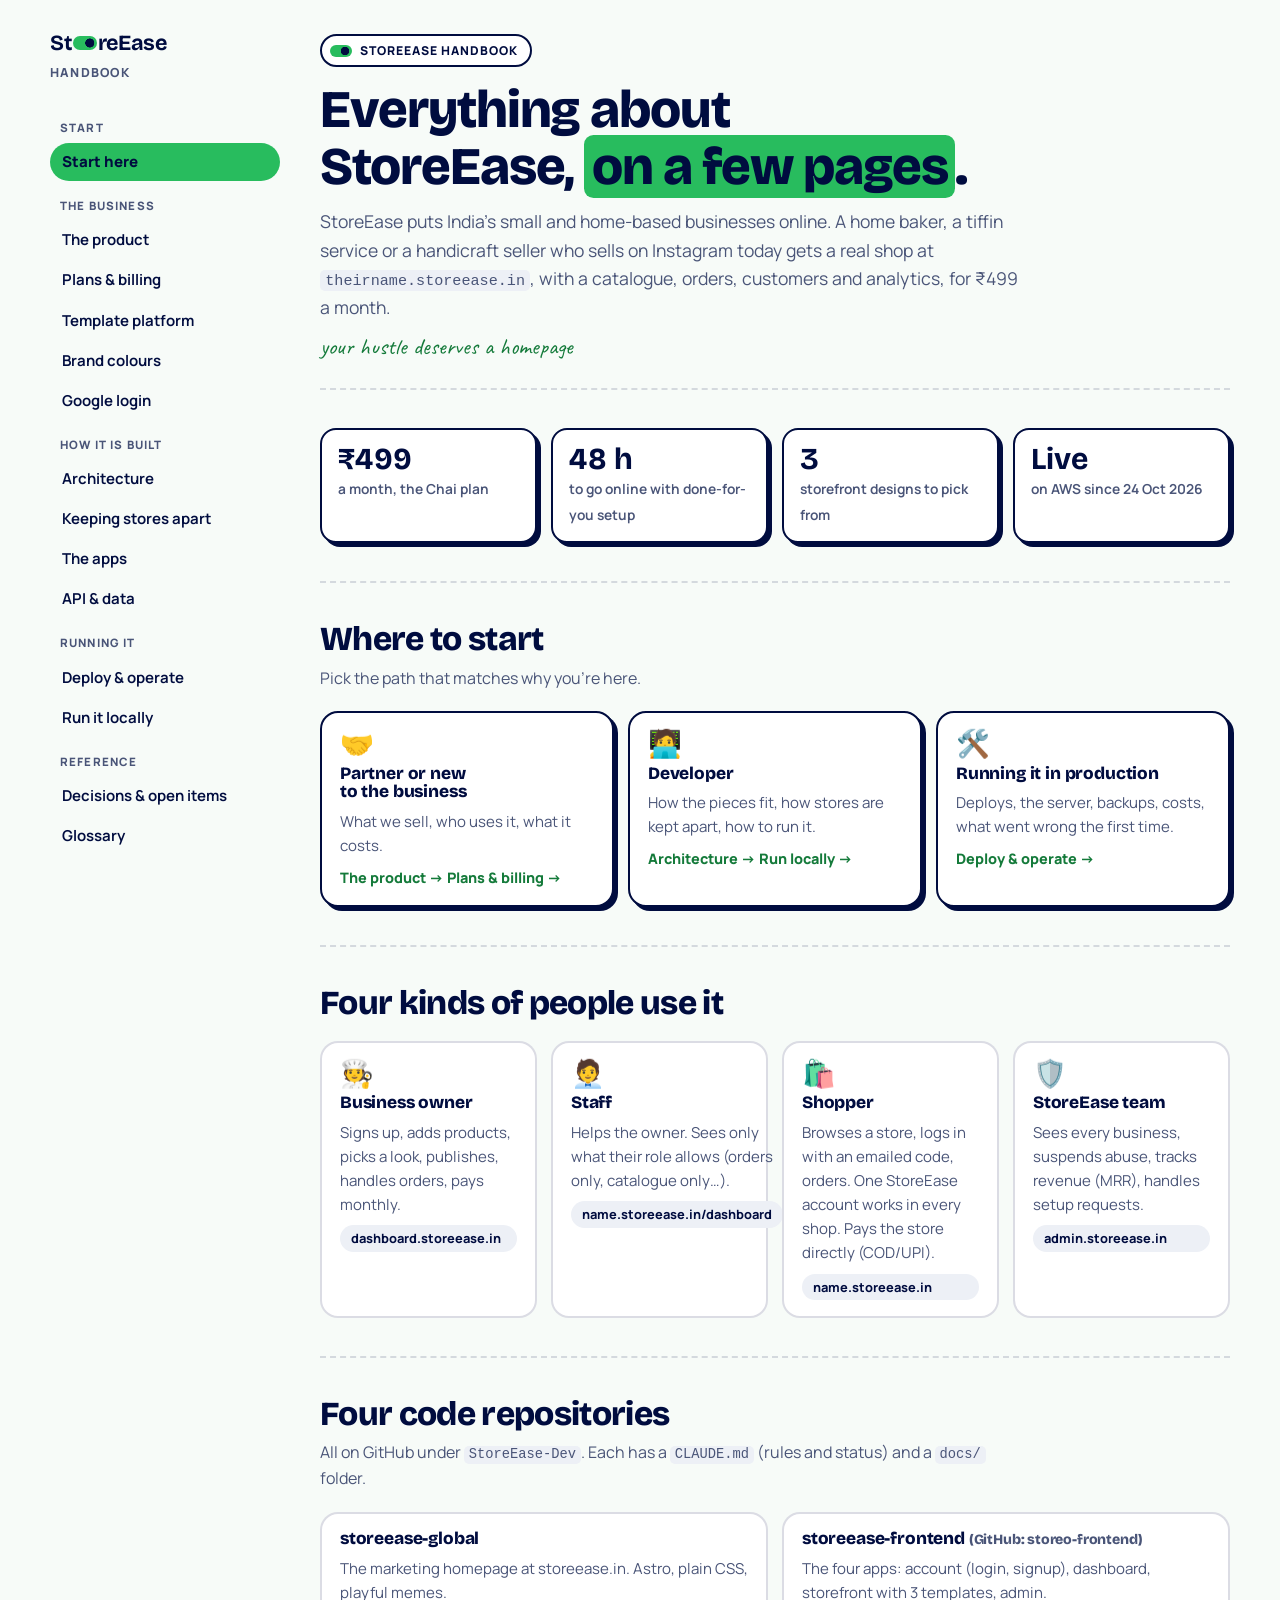
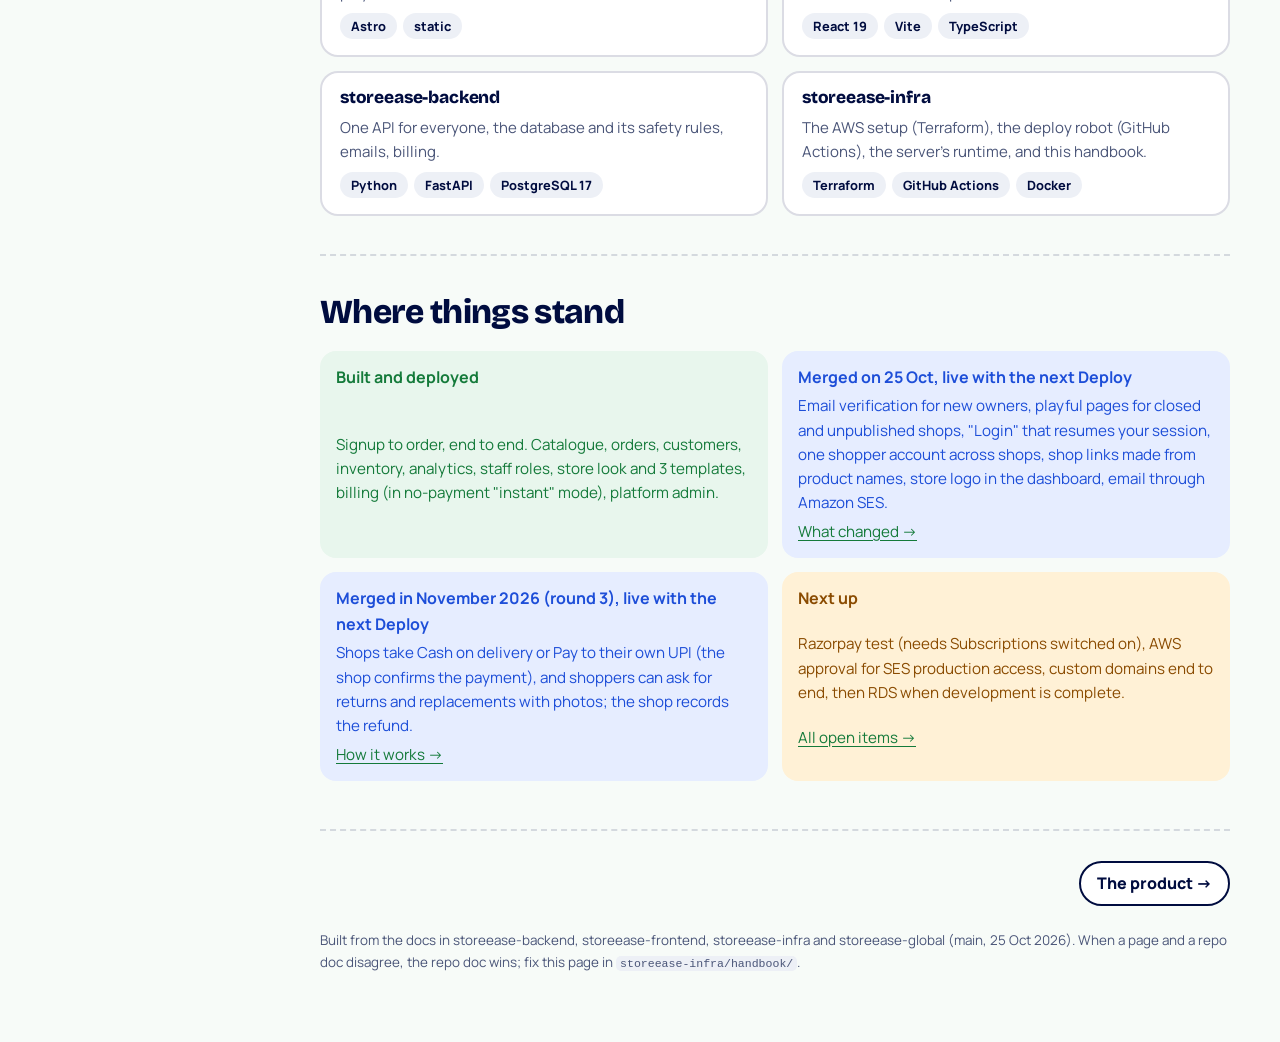
<file: index.html>
<!doctype html>
<html lang="en-IN">
<head>
<meta name="robots" content="noindex, nofollow">
<meta charset="utf-8">
<meta name="viewport" content="width=device-width, initial-scale=1, viewport-fit=cover">
<title>StoreEase Handbook</title>
<meta name="claude:viewport-fit-sides" content="cover">
<link rel="preconnect" href="https://fonts.googleapis.com"><link rel="stylesheet" href="https://fonts.googleapis.com/css2?family=Bricolage+Grotesque:opsz,wght@12..96,800&family=Manrope:wght@400;500;600;700;800&family=Caveat:wght@700&display=swap">
<link rel="stylesheet" href="assets/handbook.css">
</head>
<body>
<div class="frame">
<aside class="side">
<a class="brand" href="index.html"><b>St<i></i>reEase</b><span>Handbook</span></a>
<nav class="nav" aria-label="Handbook pages">
<div class="grp">Start</div>
<a href="index.html" aria-current="page">Start here</a>
<div class="grp">The business</div>
<a href="product.html">The product</a>
<a href="pricing.html">Plans & billing</a>
<a href="template-platform.html">Template platform</a>
<a href="brand-colours.html">Brand colours</a>
<a href="google-login.html">Google login</a>
<div class="grp">How it is built</div>
<a href="architecture.html">Architecture</a>
<a href="tenancy.html">Keeping stores apart</a>
<a href="apps.html">The apps</a>
<a href="backend.html">API & data</a>
<div class="grp">Running it</div>
<a href="deploy.html">Deploy & operate</a>
<a href="local.html">Run it locally</a>
<div class="grp">Reference</div>
<a href="decisions.html">Decisions & open items</a>
<a href="glossary.html">Glossary</a>
</nav>
</aside>
<main>
<header class="top">
  <span class="eyebrow">StoreEase handbook</span>
  <h1>Everything about StoreEase, <span class="hl">on a few pages</span>.</h1>
  <p class="lead">StoreEase puts India's small and home-based businesses online. A home baker, a tiffin service or a handicraft seller who sells on Instagram today gets a real shop at <code>theirname.storeease.in</code>, with a catalogue, orders, customers and analytics, for ₹499 a month.</p>
  <p class="script" style="margin-top:14px">your hustle deserves a homepage</p>
</header>

<section>
  <div class="grid g4">
    <div class="stat"><b>₹499</b><span>a month, the Chai plan</span></div>
    <div class="stat"><b>48 h</b><span>to go online with done-for-you setup</span></div>
    <div class="stat"><b>3</b><span>storefront designs to pick from</span></div>
    <div class="stat"><b>Live</b><span>on AWS since 24 Oct 2026</span></div>
  </div>
</section>

<section>
  <div class="sec-head"><h2>Where to start</h2><p>Pick the path that matches why you're here.</p></div>
  <div class="grid g3">
    <a class="card bold" href="product.html"><span class="ic">🤝</span><h3>Partner or new to the business</h3><p>What we sell, who uses it, what it costs.</p><span class="go">The product → Plans &amp; billing →</span></a>
    <a class="card bold" href="architecture.html"><span class="ic">🧑‍💻</span><h3>Developer</h3><p>How the pieces fit, how stores are kept apart, how to run it.</p><span class="go">Architecture → Run locally →</span></a>
    <a class="card bold" href="deploy.html"><span class="ic">🛠️</span><h3>Running it in production</h3><p>Deploys, the server, backups, costs, what went wrong the first time.</p><span class="go">Deploy &amp; operate →</span></a>
  </div>
</section>

<section>
  <div class="sec-head"><h2>Four kinds of people use it</h2></div>
  <div class="grid g4">
    <div class="card"><span class="ic">🧑‍🍳</span><h3>Business owner</h3><p>Signs up, adds products, picks a look, publishes, handles orders, pays monthly.</p><span class="chip">dashboard.storeease.in</span></div>
    <div class="card"><span class="ic">🧑‍💼</span><h3>Staff</h3><p>Helps the owner. Sees only what their role allows (orders only, catalogue only…).</p><span class="chip">name.storeease.in/dashboard</span></div>
    <div class="card"><span class="ic">🛍️</span><h3>Shopper</h3><p>Browses a store, logs in with an emailed code, orders. One StoreEase account works in every shop. Pays the store directly (COD/UPI).</p><span class="chip">name.storeease.in</span></div>
    <div class="card"><span class="ic">🛡️</span><h3>StoreEase team</h3><p>Sees every business, suspends abuse, tracks revenue (MRR), handles setup requests.</p><span class="chip">admin.storeease.in</span></div>
  </div>
</section>

<section>
  <div class="sec-head"><h2>Four code repositories</h2><p>All on GitHub under <code>StoreEase-Dev</code>. Each has a <code>CLAUDE.md</code> (rules and status) and a <code>docs/</code> folder.</p></div>
  <div class="grid g2">
    <div class="card"><h3>storeease-global</h3><p>The marketing homepage at storeease.in. Astro, plain CSS, playful memes.</p><div class="chips"><span class="chip">Astro</span><span class="chip">static</span></div></div>
    <div class="card"><h3>storeease-frontend <span class="muted small">(GitHub: storeo-frontend)</span></h3><p>The four apps: account (login, signup), dashboard, storefront with 3 templates, admin.</p><div class="chips"><span class="chip">React 19</span><span class="chip">Vite</span><span class="chip">TypeScript</span></div></div>
    <div class="card"><h3>storeease-backend</h3><p>One API for everyone, the database and its safety rules, emails, billing.</p><div class="chips"><span class="chip">Python</span><span class="chip">FastAPI</span><span class="chip">PostgreSQL 17</span></div></div>
    <div class="card"><h3>storeease-infra</h3><p>The AWS setup (Terraform), the deploy robot (GitHub Actions), the server's runtime, and this handbook.</p><div class="chips"><span class="chip">Terraform</span><span class="chip">GitHub Actions</span><span class="chip">Docker</span></div></div>
  </div>
</section>

<section>
  <div class="sec-head"><h2>Where things stand</h2></div>
  <div class="grid g2">
    <div class="callout ok"><b>Built and deployed</b>Signup to order, end to end. Catalogue, orders, customers, inventory, analytics, staff roles, store look and 3 templates, billing (in no-payment "instant" mode), platform admin.</div>
    <div class="callout info"><b>Merged on 25 Oct, live with the next Deploy</b>Email verification for new owners, playful pages for closed and unpublished shops, "Login" that resumes your session, one shopper account across shops, shop links made from product names, store logo in the dashboard, email through Amazon SES. <a href="decisions.html">What changed &rarr;</a></div>
    <div class="callout info"><b>Merged in November 2026 (round 3), live with the next Deploy</b>Shops take Cash on delivery or Pay to their own UPI (the shop confirms the payment), and shoppers can ask for returns and replacements with photos; the shop records the refund. <a href="product.html">How it works &rarr;</a></div>
    <div class="callout warn"><b>Next up</b>Razorpay test (needs Subscriptions switched on), AWS approval for SES production access, custom domains end to end, then RDS when development is complete. <a href="decisions.html">All open items →</a></div>
  </div>
</section>

<nav class="pager" aria-label="Next and previous page"><span></span><a href="product.html">The product →</a></nav>
<footer class="foot">Built from the docs in storeease-backend, storeease-frontend, storeease-infra and storeease-global (main, 25 Oct 2026). When a page and a repo doc disagree, the repo doc wins; fix this page in <code>storeease-infra/handbook/</code>.</footer>
</main>
</div>
</body>
</html>
</file>
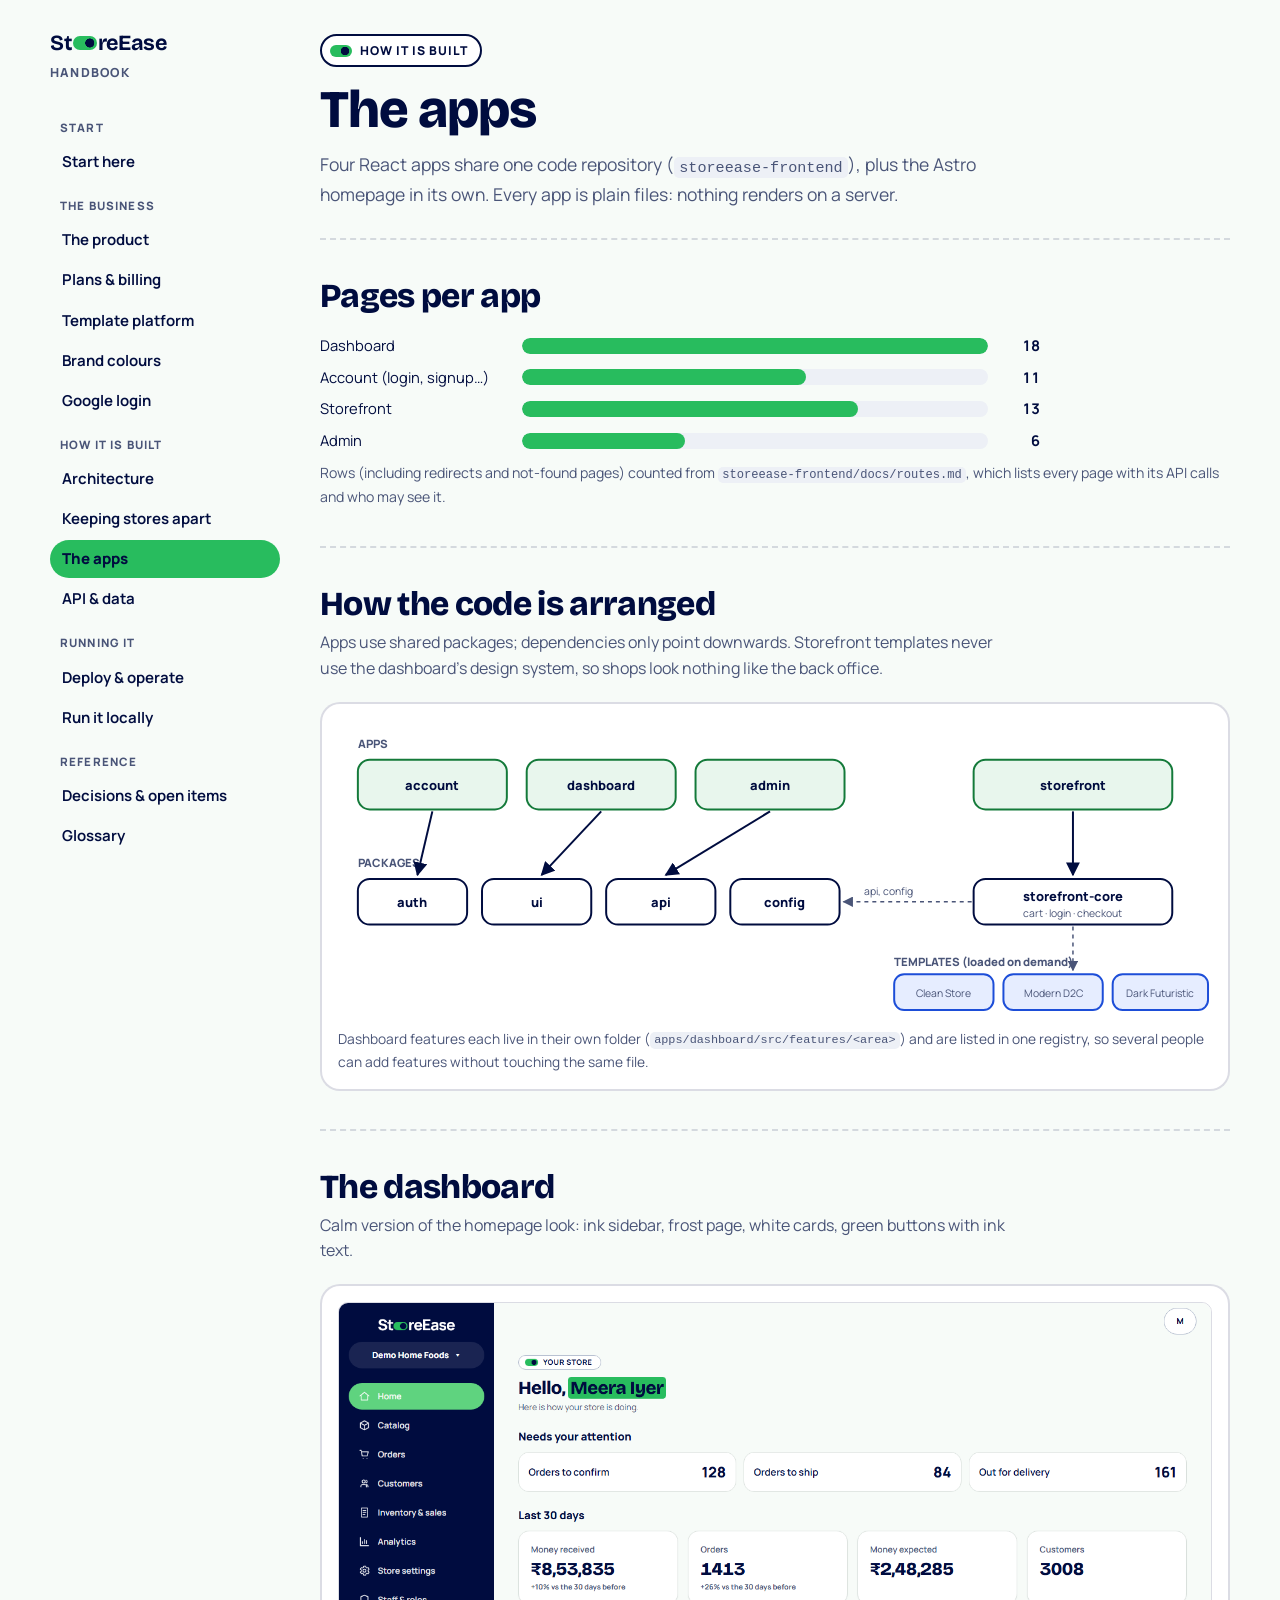
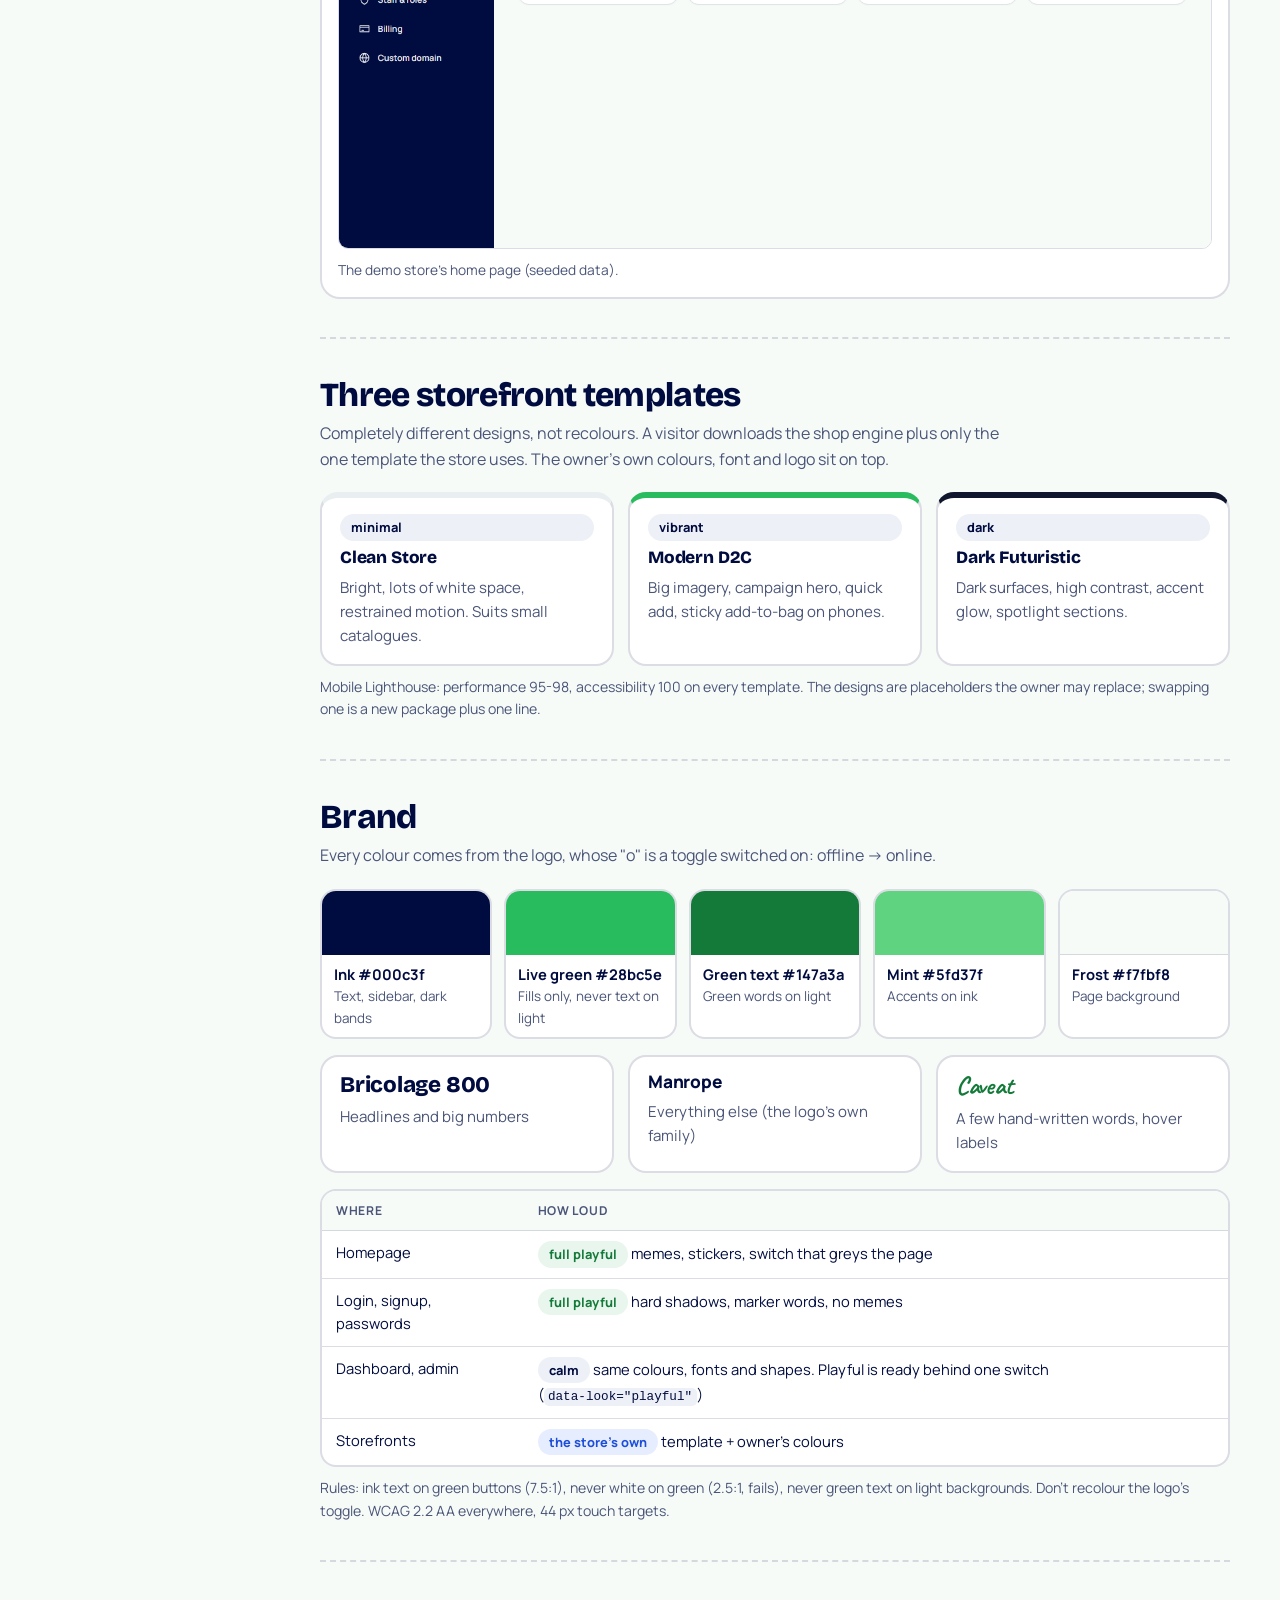
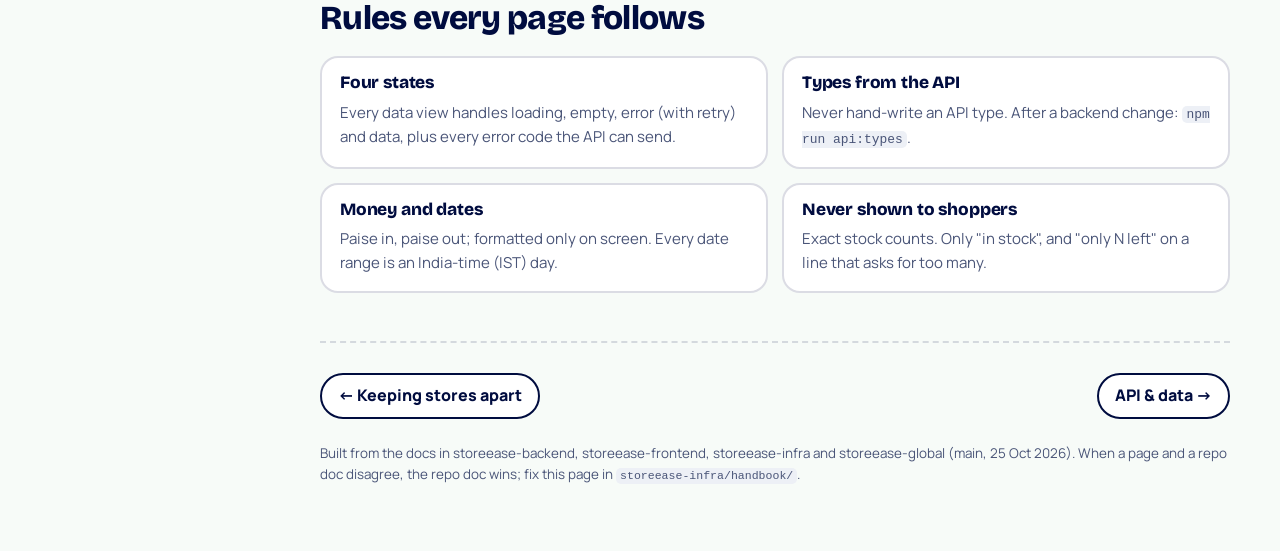
<file: apps.html>
<!doctype html>
<html lang="en-IN">
<head>
<meta name="robots" content="noindex, nofollow">
<meta charset="utf-8">
<meta name="viewport" content="width=device-width, initial-scale=1, viewport-fit=cover">
<title>The Apps · StoreEase Handbook</title>
<meta name="claude:viewport-fit-sides" content="cover">
<link rel="preconnect" href="https://fonts.googleapis.com"><link rel="stylesheet" href="https://fonts.googleapis.com/css2?family=Bricolage+Grotesque:opsz,wght@12..96,800&family=Manrope:wght@400;500;600;700;800&family=Caveat:wght@700&display=swap">
<link rel="stylesheet" href="assets/handbook.css">
</head>
<body>
<div class="frame">
<aside class="side">
<a class="brand" href="index.html"><b>St<i></i>reEase</b><span>Handbook</span></a>
<nav class="nav" aria-label="Handbook pages">
<div class="grp">Start</div>
<a href="index.html">Start here</a>
<div class="grp">The business</div>
<a href="product.html">The product</a>
<a href="pricing.html">Plans & billing</a>
<a href="template-platform.html">Template platform</a>
<a href="brand-colours.html">Brand colours</a>
<a href="google-login.html">Google login</a>
<div class="grp">How it is built</div>
<a href="architecture.html">Architecture</a>
<a href="tenancy.html">Keeping stores apart</a>
<a href="apps.html" aria-current="page">The apps</a>
<a href="backend.html">API & data</a>
<div class="grp">Running it</div>
<a href="deploy.html">Deploy & operate</a>
<a href="local.html">Run it locally</a>
<div class="grp">Reference</div>
<a href="decisions.html">Decisions & open items</a>
<a href="glossary.html">Glossary</a>
</nav>
</aside>
<main>
<header class="top">
  <span class="eyebrow">How it is built</span>
  <h1>The apps</h1>
  <p class="lead">Four React apps share one code repository (<code>storeease-frontend</code>), plus the Astro homepage in its own. Every app is plain files: nothing renders on a server.</p>
</header>

<section>
  <div class="sec-head"><h2>Pages per app</h2></div>
  <div class="bars" role="list">
    <div class="bar" role="listitem"><span>Dashboard</span><div class="t"><i style="width:100%"></i></div><b>18</b></div>
    <div class="bar" role="listitem"><span>Account (login, signup…)</span><div class="t"><i style="width:61%"></i></div><b>11</b></div>
    <div class="bar" role="listitem"><span>Storefront</span><div class="t"><i style="width:72%"></i></div><b>13</b></div>
    <div class="bar" role="listitem"><span>Admin</span><div class="t"><i style="width:35%"></i></div><b>6</b></div>
  </div>
  <p class="muted small" style="margin-top:10px">Rows (including redirects and not-found pages) counted from <code>storeease-frontend/docs/routes.md</code>, which lists every page with its API calls and who may see it.</p>
</section>

<section>
  <div class="sec-head"><h2>How the code is arranged</h2><p>Apps use shared packages; dependencies only point downwards. Storefront templates never use the dashboard's design system, so shops look nothing like the back office.</p></div>
  <figure class="fig" style="margin:0">
    <svg class="wide" viewBox="0 0 880 300" role="img" aria-label="Apps account, dashboard, admin use auth, ui, api, config packages; storefront uses storefront-core which lazy loads three templates">
      <defs><marker id="d1" viewBox="0 0 10 10" refX="9" refY="5" markerWidth="7" markerHeight="7" orient="auto"><path d="M0,0L10,5L0,10z" class="arrow"/></marker>
      <marker id="d2" viewBox="0 0 10 10" refX="9" refY="5" markerWidth="7" markerHeight="7" orient="auto"><path d="M0,0L10,5L0,10z" class="arrow-m"/></marker></defs>
      <text x="20" y="28" class="t-s" font-weight="800">APPS</text>
      <rect x="20" y="40" width="150" height="50" rx="12" class="box-g"/><text x="95" y="70" text-anchor="middle" class="t-b">account</text>
      <rect x="190" y="40" width="150" height="50" rx="12" class="box-g"/><text x="265" y="70" text-anchor="middle" class="t-b">dashboard</text>
      <rect x="360" y="40" width="150" height="50" rx="12" class="box-g"/><text x="435" y="70" text-anchor="middle" class="t-b">admin</text>
      <rect x="640" y="40" width="200" height="50" rx="12" class="box-g"/><text x="740" y="70" text-anchor="middle" class="t-b">storefront</text>
      <text x="20" y="148" class="t-s" font-weight="800">PACKAGES</text>
      <rect x="20" y="160" width="110" height="46" rx="12" class="box"/><text x="75" y="188" text-anchor="middle" class="t-b">auth</text>
      <rect x="145" y="160" width="110" height="46" rx="12" class="box"/><text x="200" y="188" text-anchor="middle" class="t-b">ui</text>
      <rect x="270" y="160" width="110" height="46" rx="12" class="box"/><text x="325" y="188" text-anchor="middle" class="t-b">api</text>
      <rect x="395" y="160" width="110" height="46" rx="12" class="box"/><text x="450" y="188" text-anchor="middle" class="t-b">config</text>
      <rect x="640" y="160" width="200" height="46" rx="12" class="box"/><text x="740" y="182" text-anchor="middle" class="t-b">storefront-core</text><text x="740" y="198" text-anchor="middle" class="t-xs">cart · login · checkout</text>
      <path d="M95 92 L80 156" class="wire" marker-end="url(#d1)"/><path d="M265 92 L205 156" class="wire" marker-end="url(#d1)"/><path d="M435 92 L330 156" class="wire" marker-end="url(#d1)"/>
      <path d="M740 92 V156" class="wire" marker-end="url(#d1)"/><path d="M638 183 H509" class="wire-d" marker-end="url(#d2)"/><text x="530" y="176" class="t-xs">api, config</text>
      <text x="560" y="248" class="t-s" font-weight="800">TEMPLATES (loaded on demand)</text>
      <rect x="560" y="256" width="100" height="36" rx="10" class="box-i"/><text x="610" y="279" text-anchor="middle" class="t-xs">Clean Store</text>
      <rect x="670" y="256" width="100" height="36" rx="10" class="box-i"/><text x="720" y="279" text-anchor="middle" class="t-xs">Modern D2C</text>
      <rect x="780" y="256" width="96" height="36" rx="10" class="box-i"/><text x="828" y="279" text-anchor="middle" class="t-xs">Dark Futuristic</text>
      <path d="M740 208 V252" class="wire-d" marker-end="url(#d2)"/>
    </svg>
    <figcaption>Dashboard features each live in their own folder (<code>apps/dashboard/src/features/&lt;area&gt;</code>) and are listed in one registry, so several people can add features without touching the same file.</figcaption>
  </figure>
</section>

<section>
  <div class="sec-head"><h2>The dashboard</h2><p>Calm version of the homepage look: ink sidebar, frost page, white cards, green buttons with ink text.</p></div>
  <figure class="fig" style="margin:0"><img src="assets/dashboard-home.png" alt="Dashboard home of the demo store: greeting, orders to confirm, ship and deliver, money received, orders, money expected and customers for the last 30 days" width="1440" height="900" loading="lazy"><figcaption>The demo store's home page (seeded data).</figcaption></figure>
</section>

<section>
  <div class="sec-head"><h2>Three storefront templates</h2><p>Completely different designs, not recolours. A visitor downloads the shop engine plus only the one template the store uses. The owner's own colours, font and logo sit on top.</p></div>
  <div class="grid g3">
    <div class="card" style="border-top:6px solid #e9eef0"><span class="chip">minimal</span><h3>Clean Store</h3><p>Bright, lots of white space, restrained motion. Suits small catalogues.</p></div>
    <div class="card" style="border-top:6px solid var(--green)"><span class="chip">vibrant</span><h3>Modern D2C</h3><p>Big imagery, campaign hero, quick add, sticky add-to-bag on phones.</p></div>
    <div class="card" style="border-top:6px solid #10162e"><span class="chip">dark</span><h3>Dark Futuristic</h3><p>Dark surfaces, high contrast, accent glow, spotlight sections.</p></div>
  </div>
  <p class="muted small" style="margin-top:10px">Mobile Lighthouse: performance 95-98, accessibility 100 on every template. The designs are placeholders the owner may replace; swapping one is a new package plus one line.</p>
</section>

<section>
  <div class="sec-head"><h2>Brand</h2><p>Every colour comes from the logo, whose "o" is a toggle switched on: offline → online.</p></div>
  <div class="sw">
    <div><i style="background:#000c3f"></i><p><b>Ink #000c3f</b>Text, sidebar, dark bands</p></div>
    <div><i style="background:#28bc5e"></i><p><b>Live green #28bc5e</b>Fills only, never text on light</p></div>
    <div><i style="background:#147a3a"></i><p><b>Green text #147a3a</b>Green words on light</p></div>
    <div><i style="background:#5fd37f"></i><p><b>Mint #5fd37f</b>Accents on ink</p></div>
    <div><i style="background:#f7fbf8;border-bottom:1px solid var(--line)"></i><p><b>Frost #f7fbf8</b>Page background</p></div>
  </div>
  <div class="grid g3" style="margin-top:16px">
    <div class="card"><h3 style="font-family:var(--font-display);font-size:1.4rem">Bricolage 800</h3><p>Headlines and big numbers</p></div>
    <div class="card"><h3 style="font-family:var(--font-body)">Manrope</h3><p>Everything else (the logo's own family)</p></div>
    <div class="card"><h3 class="script" style="font-size:1.6rem">Caveat</h3><p>A few hand-written words, hover labels</p></div>
  </div>
  <div class="tbl" style="margin-top:16px"><table>
    <thead><tr><th>Where</th><th>How loud</th></tr></thead>
    <tbody>
      <tr><td>Homepage</td><td><span class="chip c-ok">full playful</span> memes, stickers, switch that greys the page</td></tr>
      <tr><td>Login, signup, passwords</td><td><span class="chip c-ok">full playful</span> hard shadows, marker words, no memes</td></tr>
      <tr><td>Dashboard, admin</td><td><span class="chip">calm</span> same colours, fonts and shapes. Playful is ready behind one switch (<code>data-look="playful"</code>)</td></tr>
      <tr><td>Storefronts</td><td><span class="chip c-info">the store's own</span> template + owner's colours</td></tr>
    </tbody></table></div>
  <p class="muted small" style="margin-top:10px">Rules: ink text on green buttons (7.5:1), never white on green (2.5:1, fails), never green text on light backgrounds. Don't recolour the logo's toggle. WCAG 2.2 AA everywhere, 44 px touch targets.</p>
</section>

<section>
  <div class="sec-head"><h2>Rules every page follows</h2></div>
  <div class="grid g2">
    <div class="card"><h3>Four states</h3><p>Every data view handles loading, empty, error (with retry) and data, plus every error code the API can send.</p></div>
    <div class="card"><h3>Types from the API</h3><p>Never hand-write an API type. After a backend change: <code>npm run api:types</code>.</p></div>
    <div class="card"><h3>Money and dates</h3><p>Paise in, paise out; formatted only on screen. Every date range is an India-time (IST) day.</p></div>
    <div class="card"><h3>Never shown to shoppers</h3><p>Exact stock counts. Only "in stock", and "only N left" on a line that asks for too many.</p></div>
  </div>
</section>

<nav class="pager" aria-label="Next and previous page"><a href="tenancy.html">← Keeping stores apart</a><a href="backend.html">API & data →</a></nav>
<footer class="foot">Built from the docs in storeease-backend, storeease-frontend, storeease-infra and storeease-global (main, 25 Oct 2026). When a page and a repo doc disagree, the repo doc wins; fix this page in <code>storeease-infra/handbook/</code>.</footer>
</main>
</div>
</body>
</html>
</file>
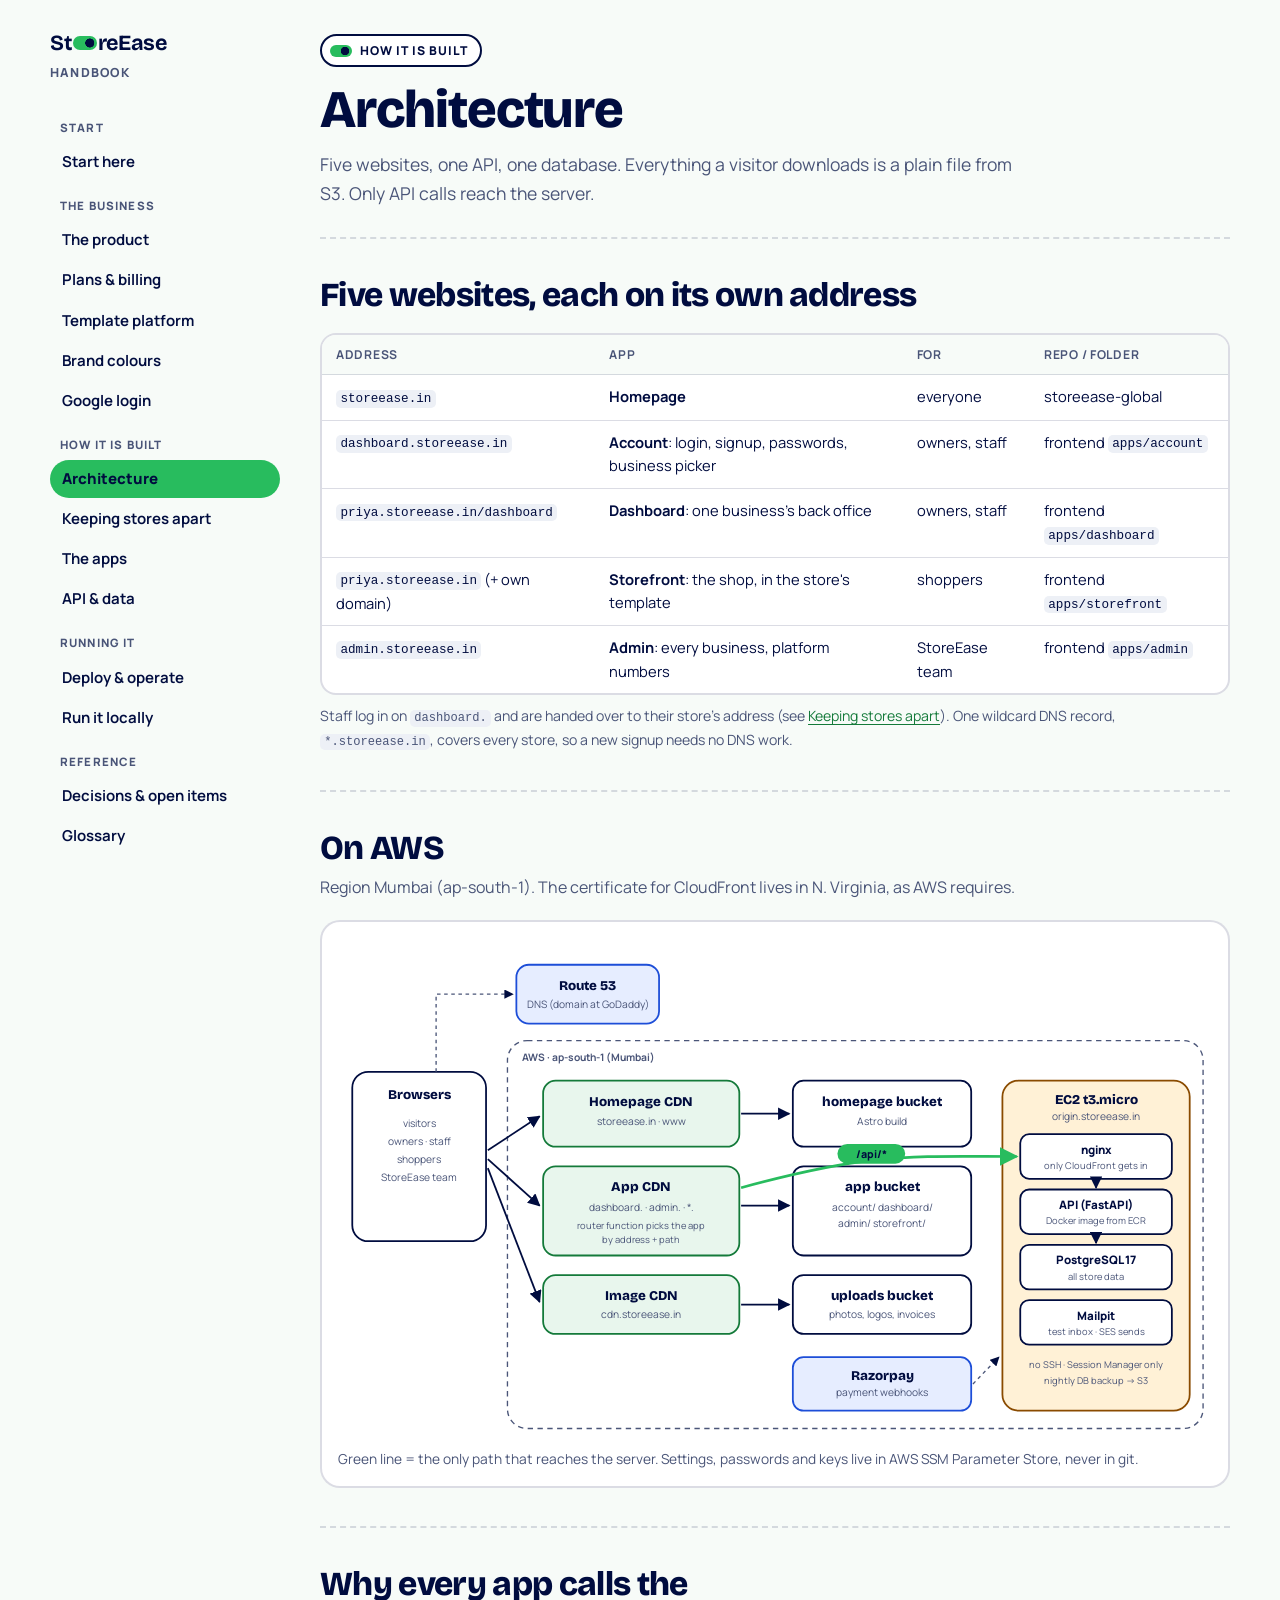
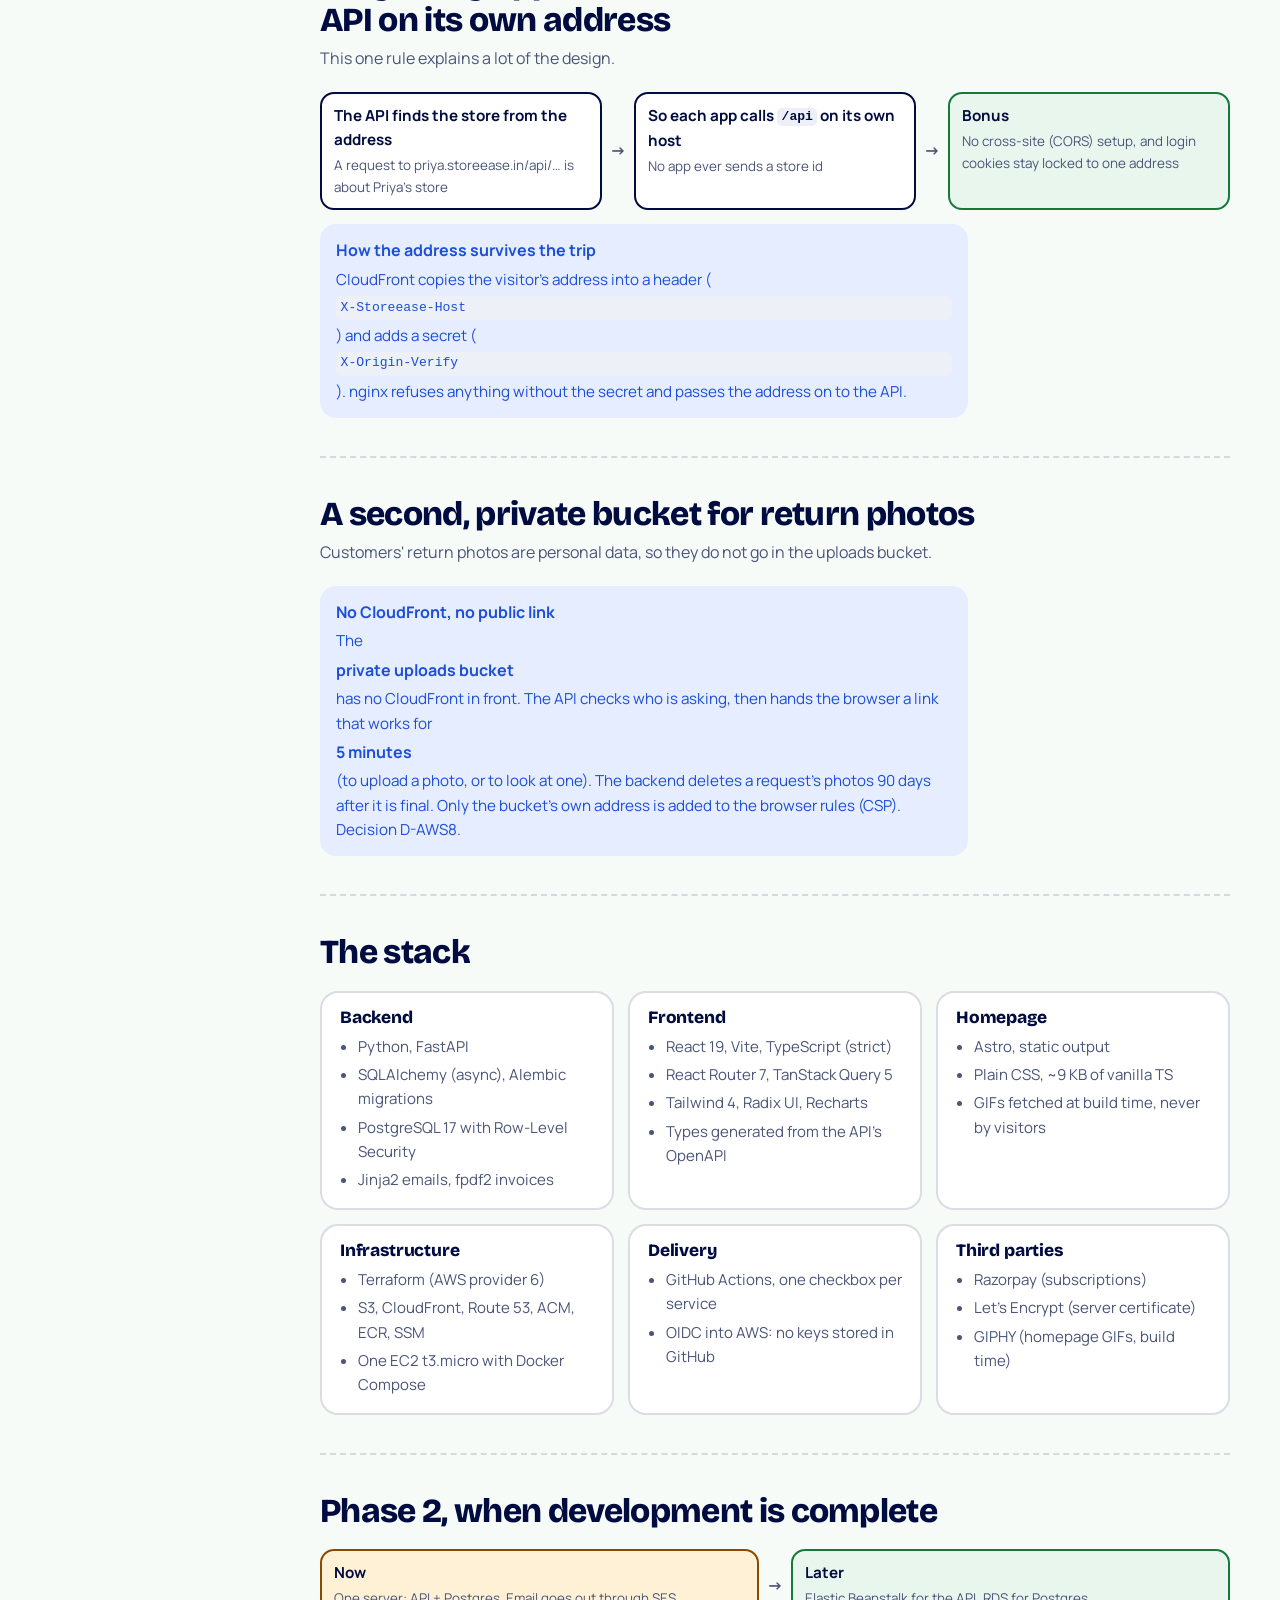
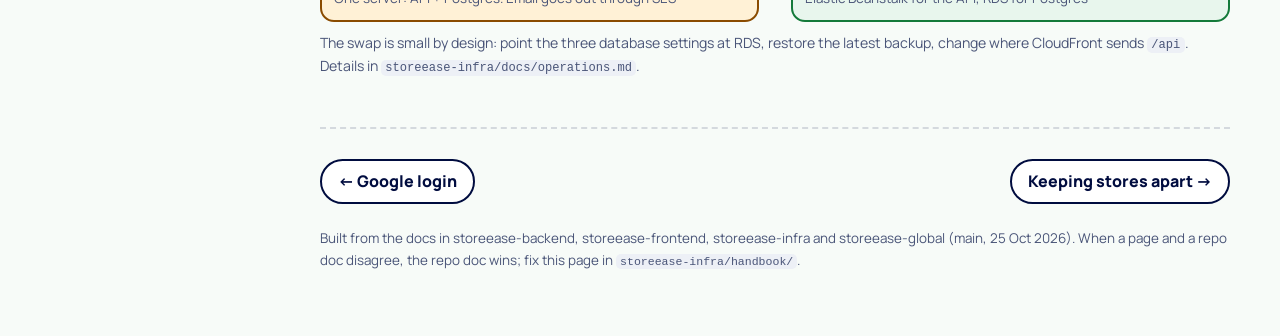
<file: architecture.html>
<!doctype html>
<html lang="en-IN">
<head>
<meta name="robots" content="noindex, nofollow">
<meta charset="utf-8">
<meta name="viewport" content="width=device-width, initial-scale=1, viewport-fit=cover">
<title>Architecture · StoreEase Handbook</title>
<meta name="claude:viewport-fit-sides" content="cover">
<link rel="preconnect" href="https://fonts.googleapis.com"><link rel="stylesheet" href="https://fonts.googleapis.com/css2?family=Bricolage+Grotesque:opsz,wght@12..96,800&family=Manrope:wght@400;500;600;700;800&family=Caveat:wght@700&display=swap">
<link rel="stylesheet" href="assets/handbook.css">
</head>
<body>
<div class="frame">
<aside class="side">
<a class="brand" href="index.html"><b>St<i></i>reEase</b><span>Handbook</span></a>
<nav class="nav" aria-label="Handbook pages">
<div class="grp">Start</div>
<a href="index.html">Start here</a>
<div class="grp">The business</div>
<a href="product.html">The product</a>
<a href="pricing.html">Plans & billing</a>
<a href="template-platform.html">Template platform</a>
<a href="brand-colours.html">Brand colours</a>
<a href="google-login.html">Google login</a>
<div class="grp">How it is built</div>
<a href="architecture.html" aria-current="page">Architecture</a>
<a href="tenancy.html">Keeping stores apart</a>
<a href="apps.html">The apps</a>
<a href="backend.html">API & data</a>
<div class="grp">Running it</div>
<a href="deploy.html">Deploy & operate</a>
<a href="local.html">Run it locally</a>
<div class="grp">Reference</div>
<a href="decisions.html">Decisions & open items</a>
<a href="glossary.html">Glossary</a>
</nav>
</aside>
<main>
<header class="top">
  <span class="eyebrow">How it is built</span>
  <h1>Architecture</h1>
  <p class="lead">Five websites, one API, one database. Everything a visitor downloads is a plain file from S3. Only API calls reach the server.</p>
</header>

<section>
  <div class="sec-head"><h2>Five websites, each on its own address</h2></div>
  <div class="tbl"><table>
    <thead><tr><th>Address</th><th>App</th><th>For</th><th>Repo / folder</th></tr></thead>
    <tbody>
      <tr><td><code>storeease.in</code></td><td><b>Homepage</b></td><td>everyone</td><td>storeease-global</td></tr>
      <tr><td><code>dashboard.storeease.in</code></td><td><b>Account</b>: login, signup, passwords, business picker</td><td>owners, staff</td><td>frontend <code>apps/account</code></td></tr>
      <tr><td><code>priya.storeease.in/dashboard</code></td><td><b>Dashboard</b>: one business's back office</td><td>owners, staff</td><td>frontend <code>apps/dashboard</code></td></tr>
      <tr><td><code>priya.storeease.in</code> (+ own domain)</td><td><b>Storefront</b>: the shop, in the store's template</td><td>shoppers</td><td>frontend <code>apps/storefront</code></td></tr>
      <tr><td><code>admin.storeease.in</code></td><td><b>Admin</b>: every business, platform numbers</td><td>StoreEase team</td><td>frontend <code>apps/admin</code></td></tr>
    </tbody></table></div>
  <p class="muted small" style="margin-top:10px">Staff log in on <code>dashboard.</code> and are handed over to their store's address (see <a href="tenancy.html">Keeping stores apart</a>). One wildcard DNS record, <code>*.storeease.in</code>, covers every store, so a new signup needs no DNS work.</p>
</section>

<section>
  <div class="sec-head"><h2>On AWS</h2><p>Region Mumbai (ap-south-1). The certificate for CloudFront lives in N. Virginia, as AWS requires.</p></div>
  <figure class="fig" style="margin:0">
    <svg class="wide" viewBox="0 0 980 560" role="img" aria-labelledby="awsT">
      <title id="awsT">Visitors reach three CloudFront distributions; files come from S3; /api goes to one EC2 server running nginx, the API, PostgreSQL and Mailpit</title>
      <defs>
        <marker id="ar" viewBox="0 0 10 10" refX="9" refY="5" markerWidth="7" markerHeight="7" orient="auto"><path d="M0,0 L10,5 L0,10 z" class="arrow"/></marker>
        <marker id="arg" viewBox="0 0 10 10" refX="9" refY="5" markerWidth="7" markerHeight="7" orient="auto"><path d="M0,0 L10,5 L0,10 z" class="arrow-g"/></marker>
      </defs>
      <rect x="16" y="150" width="150" height="190" rx="18" class="box"/>
      <text x="91" y="180" text-anchor="middle" class="t-h">Browsers</text>
      <text x="91" y="212" text-anchor="middle" class="t-s">visitors</text><text x="91" y="232" text-anchor="middle" class="t-s">owners · staff</text>
      <text x="91" y="252" text-anchor="middle" class="t-s">shoppers</text><text x="91" y="272" text-anchor="middle" class="t-s">StoreEase team</text>
      <rect x="200" y="30" width="160" height="66" rx="14" class="box-i"/>
      <text x="280" y="58" text-anchor="middle" class="t-h">Route 53</text><text x="280" y="78" text-anchor="middle" class="t-s">DNS (domain at GoDaddy)</text>
      <path d="M110 150 L110 63 L196 63" class="wire-d" marker-end="url(#ar)"/>
      <rect x="190" y="115" width="780" height="435" rx="22" class="zone"/>
      <text x="206" y="138" class="t-s" font-weight="700">AWS · ap-south-1 (Mumbai)</text>
      <rect x="230" y="160" width="220" height="74" rx="14" class="box-g"/><text x="340" y="188" text-anchor="middle" class="t-h">Homepage CDN</text><text x="340" y="210" text-anchor="middle" class="t-s">storeease.in · www</text>
      <rect x="230" y="256" width="220" height="100" rx="14" class="box-g"/><text x="340" y="284" text-anchor="middle" class="t-h">App CDN</text><text x="340" y="306" text-anchor="middle" class="t-s">dashboard. · admin. · *.</text><text x="340" y="326" text-anchor="middle" class="t-xs">router function picks the app</text><text x="340" y="342" text-anchor="middle" class="t-xs">by address + path</text>
      <rect x="230" y="378" width="220" height="66" rx="14" class="box-g"/><text x="340" y="406" text-anchor="middle" class="t-h">Image CDN</text><text x="340" y="426" text-anchor="middle" class="t-s">cdn.storeease.in</text>
      <path d="M168 238 L226 200" class="wire" marker-end="url(#ar)"/><path d="M168 248 L226 300" class="wire" marker-end="url(#ar)"/><path d="M168 258 L226 408" class="wire" marker-end="url(#ar)"/>
      <rect x="510" y="160" width="200" height="74" rx="12" class="box"/><text x="610" y="188" text-anchor="middle" class="t-h">homepage bucket</text><text x="610" y="210" text-anchor="middle" class="t-s">Astro build</text>
      <rect x="510" y="256" width="200" height="100" rx="12" class="box"/><text x="610" y="284" text-anchor="middle" class="t-h">app bucket</text><text x="610" y="306" text-anchor="middle" class="t-s">account/ dashboard/</text><text x="610" y="324" text-anchor="middle" class="t-s">admin/ storefront/</text>
      <rect x="510" y="378" width="200" height="66" rx="12" class="box"/><text x="610" y="406" text-anchor="middle" class="t-h">uploads bucket</text><text x="610" y="426" text-anchor="middle" class="t-s">photos, logos, invoices</text>
      <path d="M452 197 H506" class="wire" marker-end="url(#ar)"/><path d="M452 300 H506" class="wire" marker-end="url(#ar)"/><path d="M452 411 H506" class="wire" marker-end="url(#ar)"/>
      <rect x="745" y="160" width="210" height="370" rx="18" class="box-w"/>
      <text x="850" y="186" text-anchor="middle" class="t-h">EC2 t3.micro</text><text x="850" y="204" text-anchor="middle" class="t-s">origin.storeease.in</text>
      <rect x="765" y="220" width="170" height="50" rx="10" class="box"/><text x="850" y="242" text-anchor="middle" class="t-b">nginx</text><text x="850" y="259" text-anchor="middle" class="t-xs">only CloudFront gets in</text>
      <rect x="765" y="282" width="170" height="50" rx="10" class="box"/><text x="850" y="304" text-anchor="middle" class="t-b">API (FastAPI)</text><text x="850" y="321" text-anchor="middle" class="t-xs">Docker image from ECR</text>
      <rect x="765" y="344" width="170" height="50" rx="10" class="box"/><text x="850" y="366" text-anchor="middle" class="t-b">PostgreSQL 17</text><text x="850" y="383" text-anchor="middle" class="t-xs">all store data</text>
      <rect x="765" y="406" width="170" height="50" rx="10" class="box"/><text x="850" y="428" text-anchor="middle" class="t-b">Mailpit</text><text x="850" y="445" text-anchor="middle" class="t-xs">test inbox · SES sends</text>
      <text x="850" y="482" text-anchor="middle" class="t-xs">no SSH · Session Manager only</text>
      <text x="850" y="500" text-anchor="middle" class="t-xs">nightly DB backup → S3</text>
      <path d="M850 270 V280" class="wire" marker-end="url(#ar)"/><path d="M850 332 V342" class="wire" marker-end="url(#ar)"/>
      <path d="M452 280 C 600 240, 640 245, 761 245" class="wire-g" marker-end="url(#arg)"/>
      <rect x="560" y="231" width="76" height="22" rx="11" class="track"/><text x="598" y="247" text-anchor="middle" font-size="12" font-weight="800" class="ink" style="fill:#000c3f">/api/*</text>
      <rect x="510" y="470" width="200" height="60" rx="12" class="box-i"/><text x="610" y="496" text-anchor="middle" class="t-h">Razorpay</text><text x="610" y="514" text-anchor="middle" class="t-s">payment webhooks</text>
      <path d="M712 500 L741 470" class="wire-d" marker-end="url(#ar)"/>
    </svg>
    <figcaption>Green line = the only path that reaches the server. Settings, passwords and keys live in AWS SSM Parameter Store, never in git.</figcaption>
  </figure>
</section>

<section>
  <div class="sec-head"><h2>Why every app calls the API on its own address</h2><p>This one rule explains a lot of the design.</p></div>
  <div class="flow">
    <div class="step"><b>The API finds the store from the address</b><span>A request to priya.storeease.in/api/… is about Priya's store</span></div><span class="arr">→</span>
    <div class="step"><b>So each app calls <code>/api</code> on its own host</b><span>No app ever sends a store id</span></div><span class="arr">→</span>
    <div class="step g"><b>Bonus</b><span>No cross-site (CORS) setup, and login cookies stay locked to one address</span></div>
  </div>
  <div class="callout info" style="margin-top:14px"><b>How the address survives the trip</b>CloudFront copies the visitor's address into a header (<code>X-Storeease-Host</code>) and adds a secret (<code>X-Origin-Verify</code>). nginx refuses anything without the secret and passes the address on to the API.</div>
</section>

<section>
  <div class="sec-head"><h2>A second, private bucket for return photos</h2><p>Customers' return photos are personal data, so they do not go in the uploads bucket.</p></div>
  <div class="callout info"><b>No CloudFront, no public link</b>The <b>private uploads bucket</b> has no CloudFront in front. The API checks who is asking, then hands the browser a link that works for <b>5 minutes</b> (to upload a photo, or to look at one). The backend deletes a request's photos 90 days after it is final. Only the bucket's own address is added to the browser rules (CSP). Decision D-AWS8.</div>
</section>

<section>
  <div class="sec-head"><h2>The stack</h2></div>
  <div class="grid g3">
    <div class="card"><h3>Backend</h3><ul><li>Python, FastAPI</li><li>SQLAlchemy (async), Alembic migrations</li><li>PostgreSQL 17 with Row-Level Security</li><li>Jinja2 emails, fpdf2 invoices</li></ul></div>
    <div class="card"><h3>Frontend</h3><ul><li>React 19, Vite, TypeScript (strict)</li><li>React Router 7, TanStack Query 5</li><li>Tailwind 4, Radix UI, Recharts</li><li>Types generated from the API's OpenAPI</li></ul></div>
    <div class="card"><h3>Homepage</h3><ul><li>Astro, static output</li><li>Plain CSS, ~9 KB of vanilla TS</li><li>GIFs fetched at build time, never by visitors</li></ul></div>
    <div class="card"><h3>Infrastructure</h3><ul><li>Terraform (AWS provider 6)</li><li>S3, CloudFront, Route 53, ACM, ECR, SSM</li><li>One EC2 t3.micro with Docker Compose</li></ul></div>
    <div class="card"><h3>Delivery</h3><ul><li>GitHub Actions, one checkbox per service</li><li>OIDC into AWS: no keys stored in GitHub</li></ul></div>
    <div class="card"><h3>Third parties</h3><ul><li>Razorpay (subscriptions)</li><li>Let's Encrypt (server certificate)</li><li>GIPHY (homepage GIFs, build time)</li></ul></div>
  </div>
</section>

<section>
  <div class="sec-head"><h2>Phase 2, when development is complete</h2></div>
  <div class="flow">
    <div class="step w"><b>Now</b><span>One server: API + Postgres. Email goes out through SES</span></div><span class="arr">→</span>
    <div class="step g"><b>Later</b><span>Elastic Beanstalk for the API, RDS for Postgres</span></div>
  </div>
  <p class="muted small" style="margin-top:10px">The swap is small by design: point the three database settings at RDS, restore the latest backup, change where CloudFront sends <code>/api</code>. Details in <code>storeease-infra/docs/operations.md</code>.</p>
</section>

<nav class="pager" aria-label="Next and previous page"><a href="google-login.html">← Google login</a><a href="tenancy.html">Keeping stores apart →</a></nav>
<footer class="foot">Built from the docs in storeease-backend, storeease-frontend, storeease-infra and storeease-global (main, 25 Oct 2026). When a page and a repo doc disagree, the repo doc wins; fix this page in <code>storeease-infra/handbook/</code>.</footer>
</main>
</div>
</body>
</html>
</file>
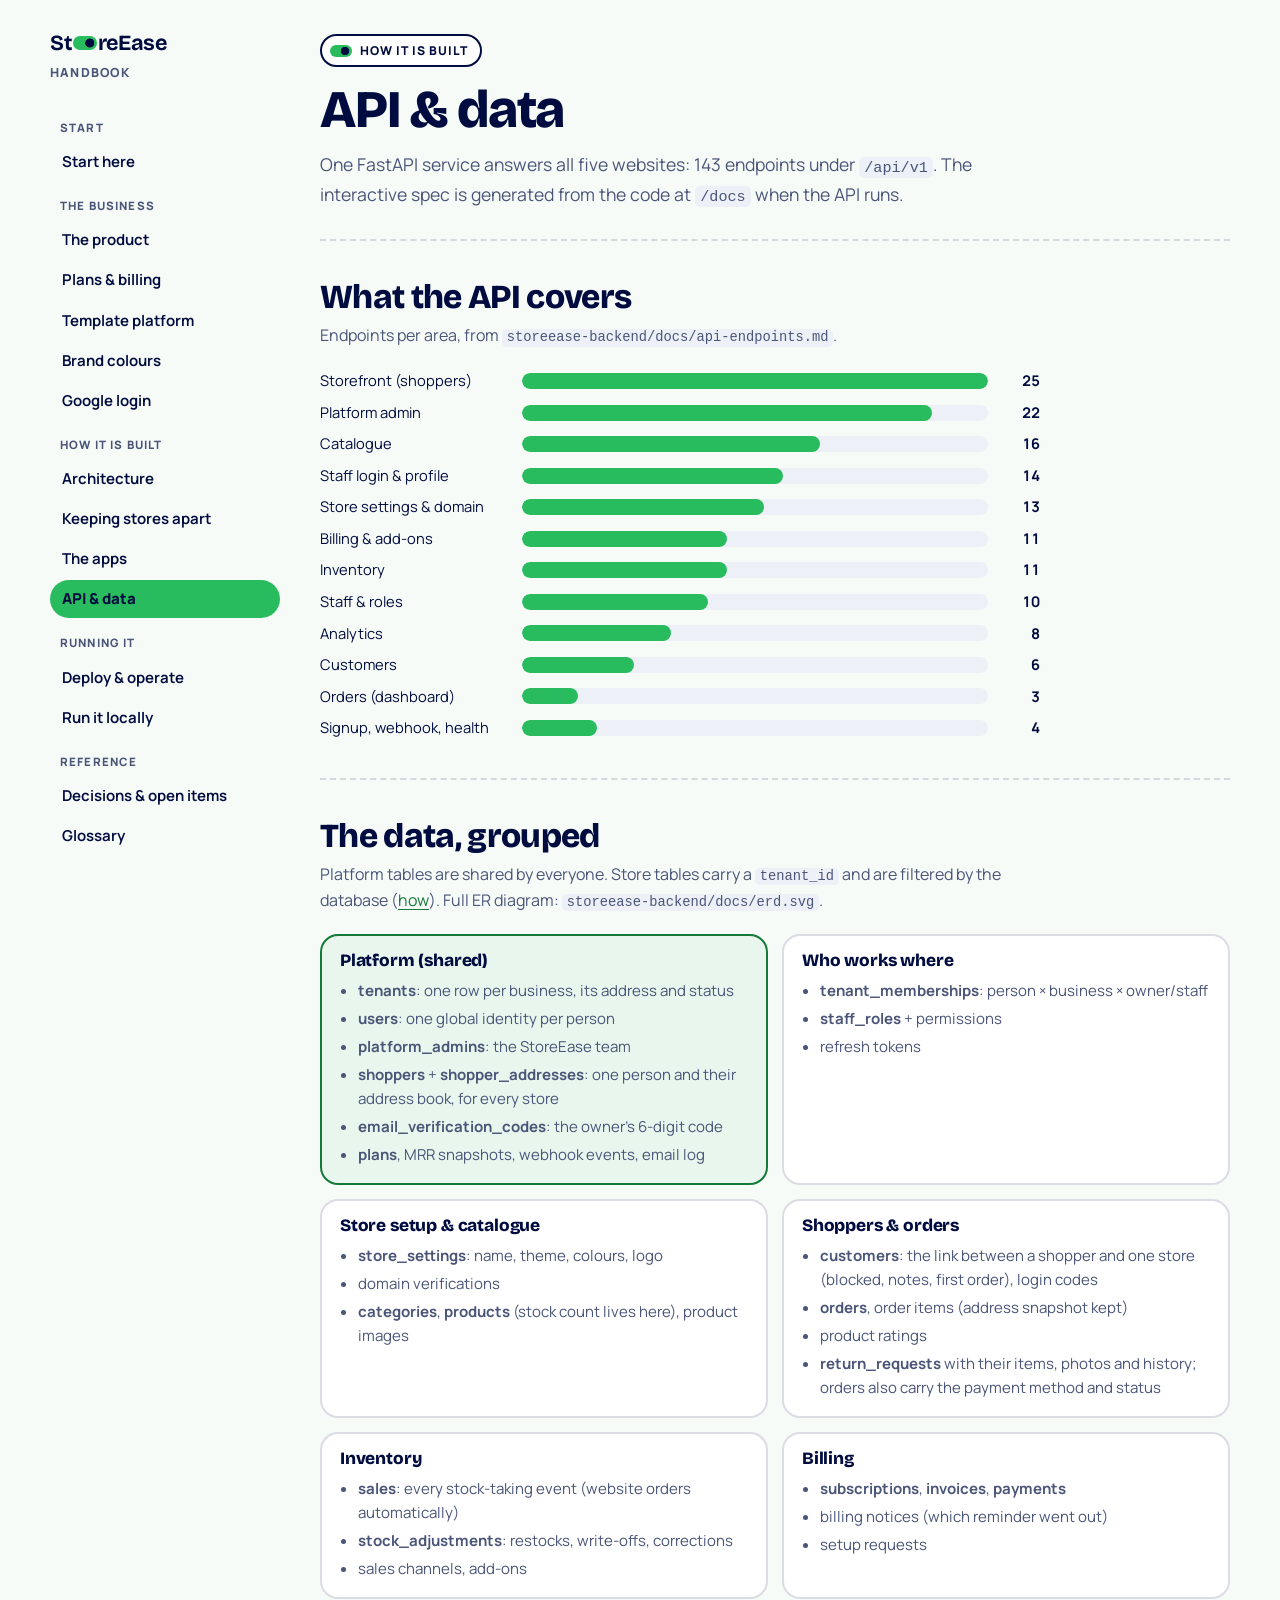
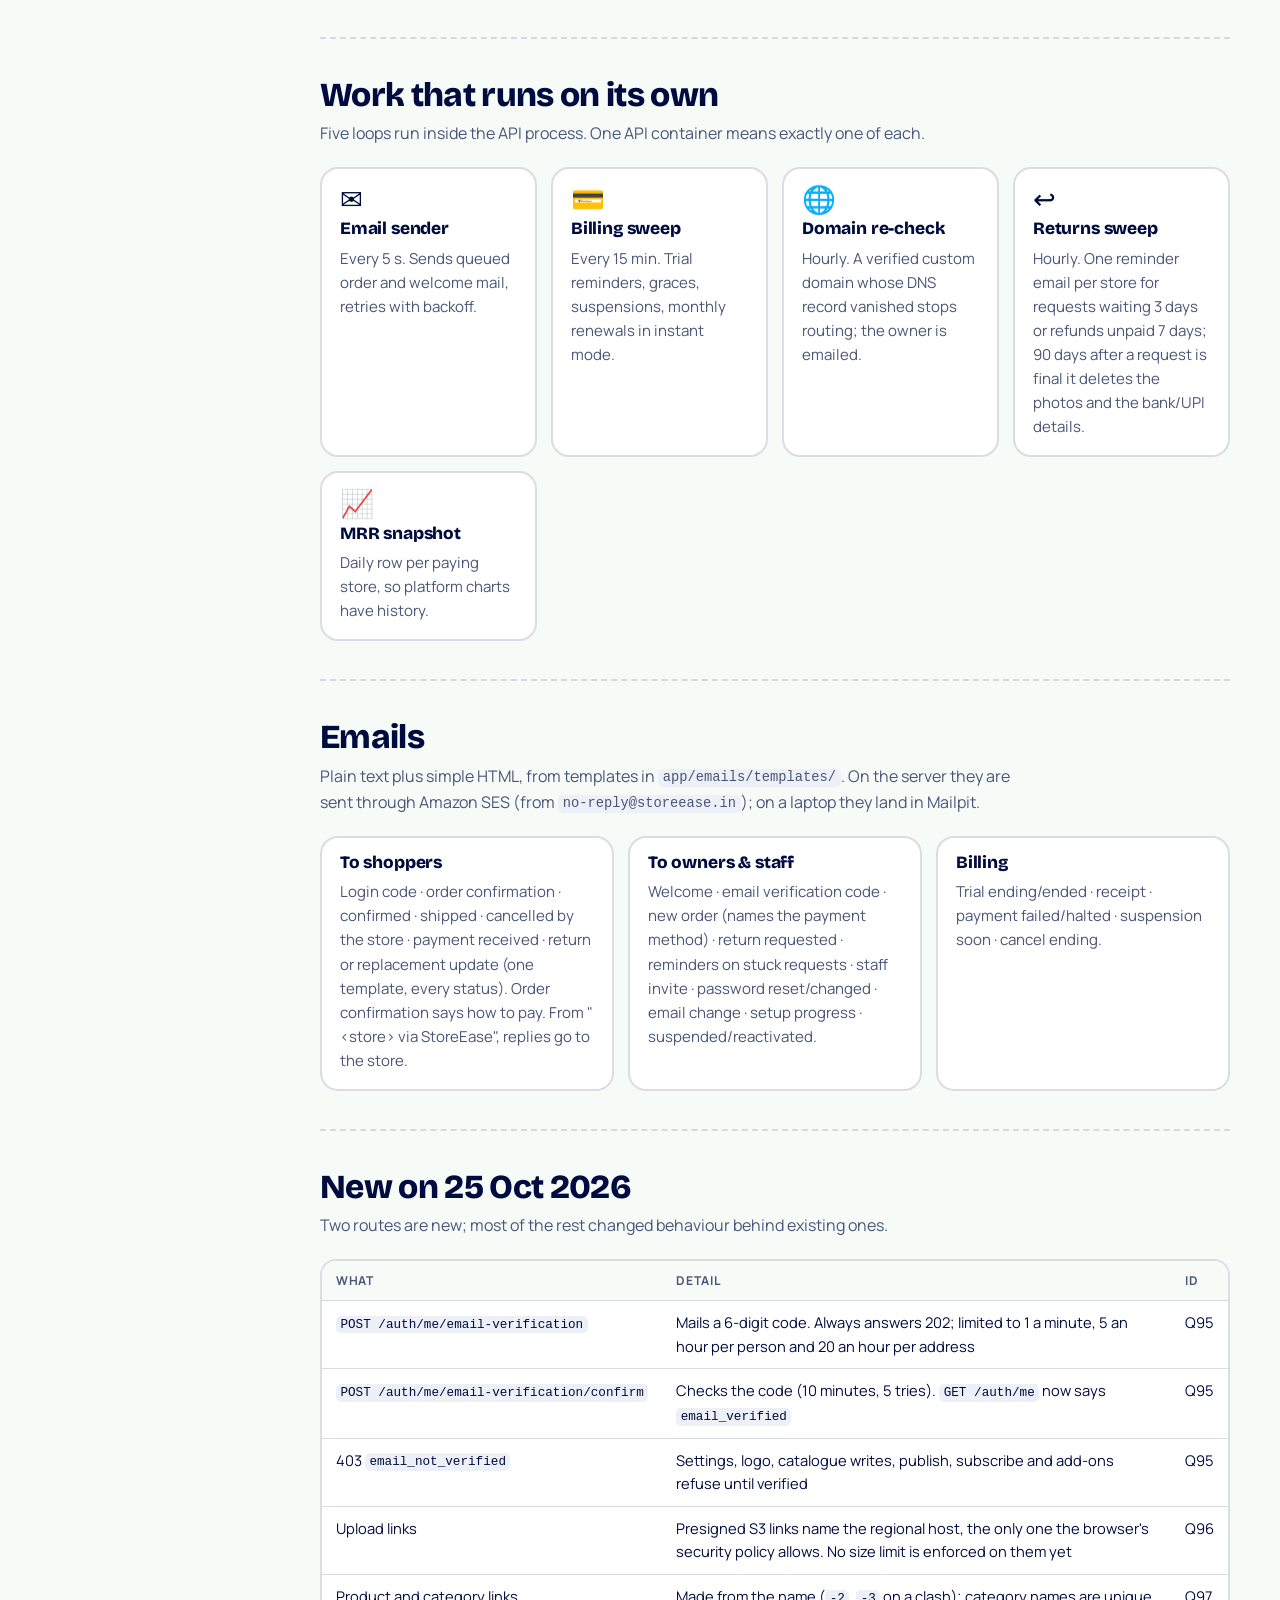
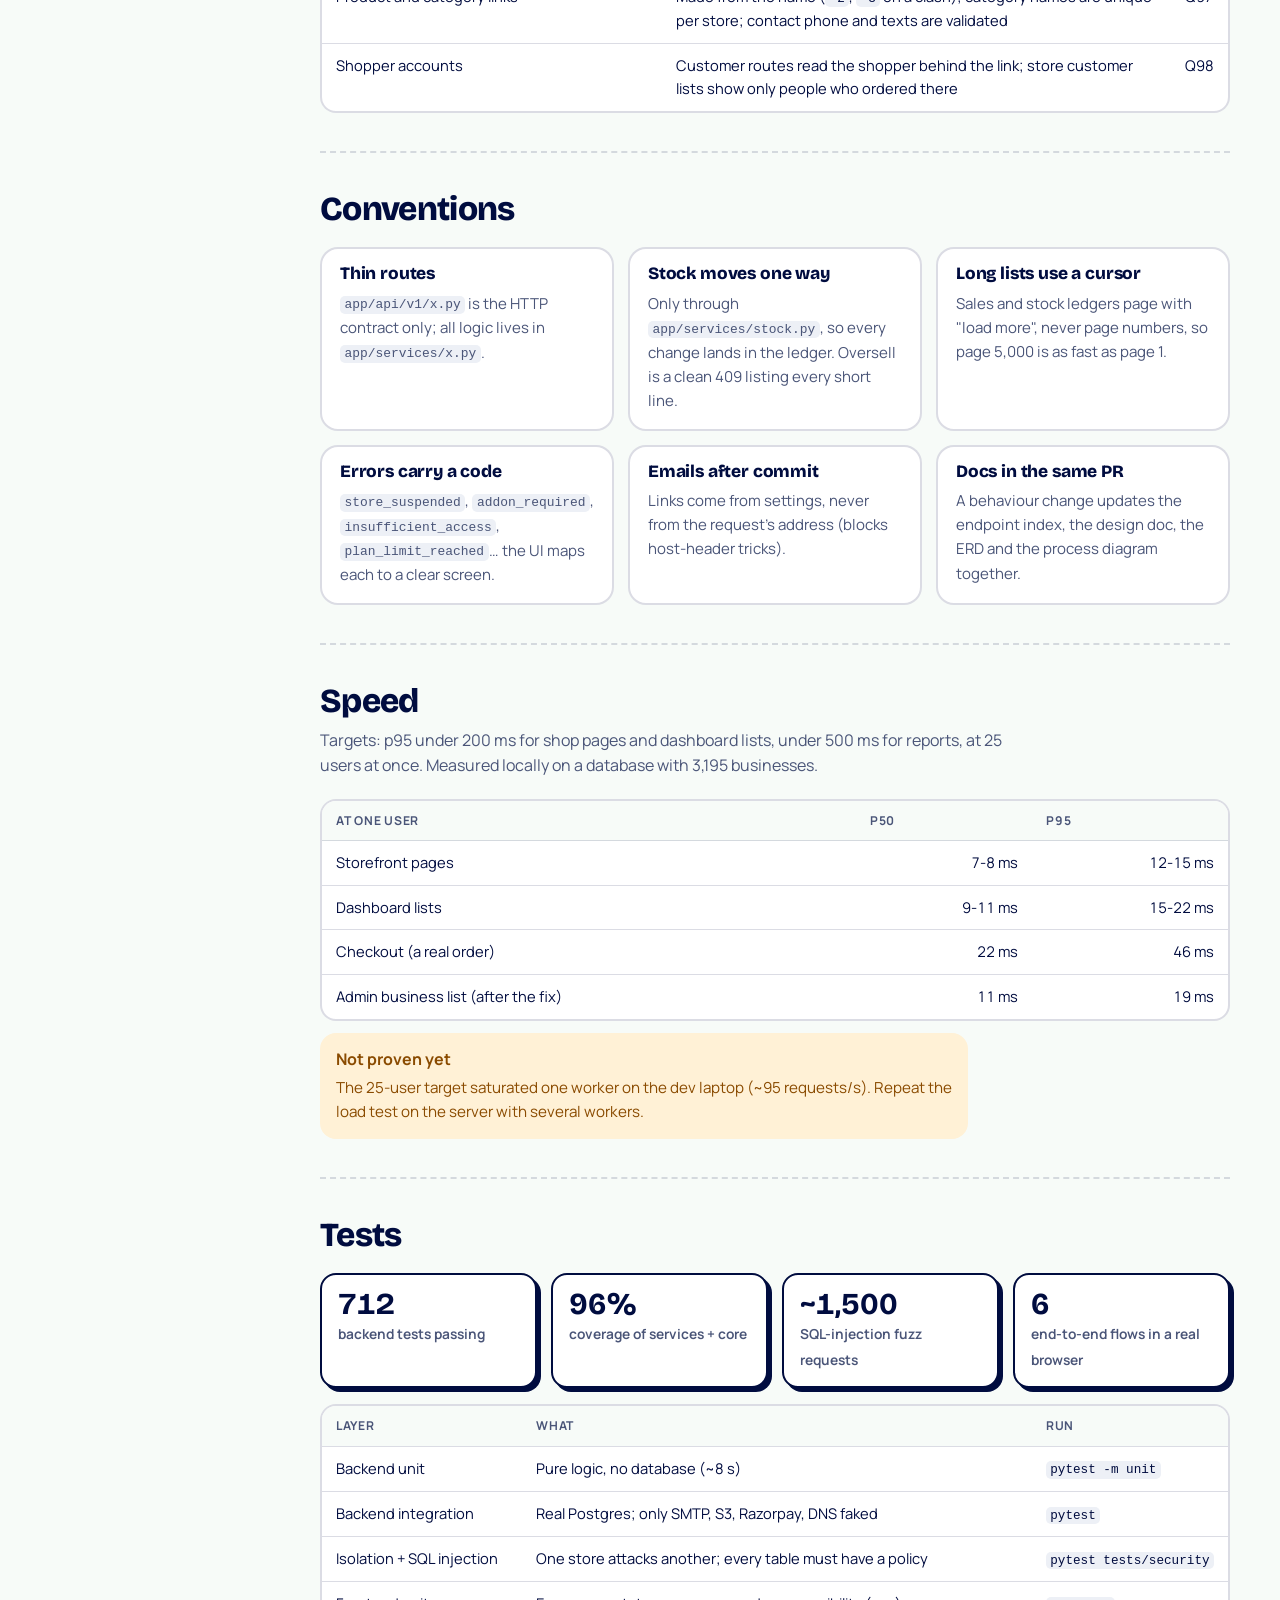
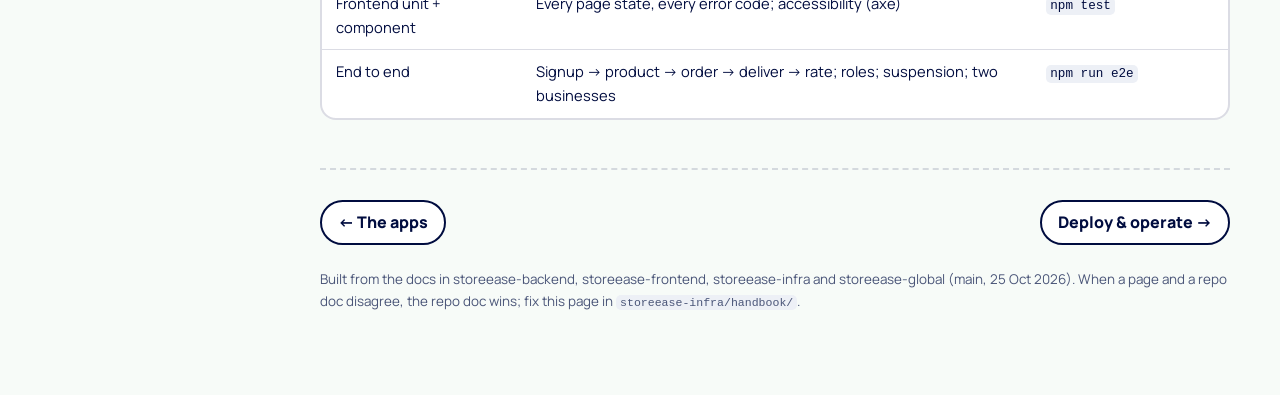
<file: backend.html>
<!doctype html>
<html lang="en-IN">
<head>
<meta name="robots" content="noindex, nofollow">
<meta charset="utf-8">
<meta name="viewport" content="width=device-width, initial-scale=1, viewport-fit=cover">
<title>API &amp; Data · StoreEase Handbook</title>
<meta name="claude:viewport-fit-sides" content="cover">
<link rel="preconnect" href="https://fonts.googleapis.com"><link rel="stylesheet" href="https://fonts.googleapis.com/css2?family=Bricolage+Grotesque:opsz,wght@12..96,800&family=Manrope:wght@400;500;600;700;800&family=Caveat:wght@700&display=swap">
<link rel="stylesheet" href="assets/handbook.css">
</head>
<body>
<div class="frame">
<aside class="side">
<a class="brand" href="index.html"><b>St<i></i>reEase</b><span>Handbook</span></a>
<nav class="nav" aria-label="Handbook pages">
<div class="grp">Start</div>
<a href="index.html">Start here</a>
<div class="grp">The business</div>
<a href="product.html">The product</a>
<a href="pricing.html">Plans & billing</a>
<a href="template-platform.html">Template platform</a>
<a href="brand-colours.html">Brand colours</a>
<a href="google-login.html">Google login</a>
<div class="grp">How it is built</div>
<a href="architecture.html">Architecture</a>
<a href="tenancy.html">Keeping stores apart</a>
<a href="apps.html">The apps</a>
<a href="backend.html" aria-current="page">API & data</a>
<div class="grp">Running it</div>
<a href="deploy.html">Deploy & operate</a>
<a href="local.html">Run it locally</a>
<div class="grp">Reference</div>
<a href="decisions.html">Decisions & open items</a>
<a href="glossary.html">Glossary</a>
</nav>
</aside>
<main>
<header class="top">
  <span class="eyebrow">How it is built</span>
  <h1>API &amp; data</h1>
  <p class="lead">One FastAPI service answers all five websites: 143 endpoints under <code>/api/v1</code>. The interactive spec is generated from the code at <code>/docs</code> when the API runs.</p>
</header>

<section>
  <div class="sec-head"><h2>What the API covers</h2><p>Endpoints per area, from <code>storeease-backend/docs/api-endpoints.md</code>.</p></div>
  <div class="bars" role="list">
    <div class="bar" role="listitem"><span>Storefront (shoppers)</span><div class="t"><i style="width:100%"></i></div><b>25</b></div>
    <div class="bar" role="listitem"><span>Platform admin</span><div class="t"><i style="width:88%"></i></div><b>22</b></div>
    <div class="bar" role="listitem"><span>Catalogue</span><div class="t"><i style="width:64%"></i></div><b>16</b></div>
    <div class="bar" role="listitem"><span>Staff login &amp; profile</span><div class="t"><i style="width:56%"></i></div><b>14</b></div>
    <div class="bar" role="listitem"><span>Store settings &amp; domain</span><div class="t"><i style="width:52%"></i></div><b>13</b></div>
    <div class="bar" role="listitem"><span>Billing &amp; add-ons</span><div class="t"><i style="width:44%"></i></div><b>11</b></div>
    <div class="bar" role="listitem"><span>Inventory</span><div class="t"><i style="width:44%"></i></div><b>11</b></div>
    <div class="bar" role="listitem"><span>Staff &amp; roles</span><div class="t"><i style="width:40%"></i></div><b>10</b></div>
    <div class="bar" role="listitem"><span>Analytics</span><div class="t"><i style="width:32%"></i></div><b>8</b></div>
    <div class="bar" role="listitem"><span>Customers</span><div class="t"><i style="width:24%"></i></div><b>6</b></div>
    <div class="bar" role="listitem"><span>Orders (dashboard)</span><div class="t"><i style="width:12%"></i></div><b>3</b></div>
    <div class="bar" role="listitem"><span>Signup, webhook, health</span><div class="t"><i style="width:16%"></i></div><b>4</b></div>
  </div>
</section>

<section>
  <div class="sec-head"><h2>The data, grouped</h2><p>Platform tables are shared by everyone. Store tables carry a <code>tenant_id</code> and are filtered by the database (<a href="tenancy.html">how</a>). Full ER diagram: <code>storeease-backend/docs/erd.svg</code>.</p></div>
  <div class="grid g2">
    <div class="card green"><h3>Platform (shared)</h3><ul><li><b>tenants</b>: one row per business, its address and status</li><li><b>users</b>: one global identity per person</li><li><b>platform_admins</b>: the StoreEase team</li><li><b>shoppers</b> + <b>shopper_addresses</b>: one person and their address book, for every store</li><li><b>email_verification_codes</b>: the owner's 6-digit code</li><li><b>plans</b>, MRR snapshots, webhook events, email log</li></ul></div>
    <div class="card"><h3>Who works where</h3><ul><li><b>tenant_memberships</b>: person × business × owner/staff</li><li><b>staff_roles</b> + permissions</li><li>refresh tokens</li></ul></div>
    <div class="card"><h3>Store setup &amp; catalogue</h3><ul><li><b>store_settings</b>: name, theme, colours, logo</li><li>domain verifications</li><li><b>categories</b>, <b>products</b> (stock count lives here), product images</li></ul></div>
    <div class="card"><h3>Shoppers &amp; orders</h3><ul><li><b>customers</b>: the link between a shopper and one store (blocked, notes, first order), login codes</li><li><b>orders</b>, order items (address snapshot kept)</li><li>product ratings</li><li><b>return_requests</b> with their items, photos and history; orders also carry the payment method and status</li></ul></div>
    <div class="card"><h3>Inventory</h3><ul><li><b>sales</b>: every stock-taking event (website orders automatically)</li><li><b>stock_adjustments</b>: restocks, write-offs, corrections</li><li>sales channels, add-ons</li></ul></div>
    <div class="card"><h3>Billing</h3><ul><li><b>subscriptions</b>, <b>invoices</b>, <b>payments</b></li><li>billing notices (which reminder went out)</li><li>setup requests</li></ul></div>
  </div>
</section>

<section>
  <div class="sec-head"><h2>Work that runs on its own</h2><p>Five loops run inside the API process. One API container means exactly one of each.</p></div>
  <div class="grid g4">
    <div class="card"><span class="ic">✉️</span><h3>Email sender</h3><p>Every 5 s. Sends queued order and welcome mail, retries with backoff.</p></div>
    <div class="card"><span class="ic">💳</span><h3>Billing sweep</h3><p>Every 15 min. Trial reminders, graces, suspensions, monthly renewals in instant mode.</p></div>
    <div class="card"><span class="ic">🌐</span><h3>Domain re-check</h3><p>Hourly. A verified custom domain whose DNS record vanished stops routing; the owner is emailed.</p></div>
    <div class="card"><span class="ic">↩️</span><h3>Returns sweep</h3><p>Hourly. One reminder email per store for requests waiting 3 days or refunds unpaid 7 days; 90 days after a request is final it deletes the photos and the bank/UPI details.</p></div>
    <div class="card"><span class="ic">📈</span><h3>MRR snapshot</h3><p>Daily row per paying store, so platform charts have history.</p></div>
  </div>
</section>

<section>
  <div class="sec-head"><h2>Emails</h2><p>Plain text plus simple HTML, from templates in <code>app/emails/templates/</code>. On the server they are sent through Amazon SES (from <code>no-reply@storeease.in</code>); on a laptop they land in Mailpit.</p></div>
  <div class="grid g3">
    <div class="card"><h3>To shoppers</h3><p>Login code · order confirmation · confirmed · shipped · cancelled by the store · payment received · return or replacement update (one template, every status). Order confirmation says how to pay. From "&lt;store&gt; via StoreEase", replies go to the store.</p></div>
    <div class="card"><h3>To owners &amp; staff</h3><p>Welcome · email verification code · new order (names the payment method) · return requested · reminders on stuck requests · staff invite · password reset/changed · email change · setup progress · suspended/reactivated.</p></div>
    <div class="card"><h3>Billing</h3><p>Trial ending/ended · receipt · payment failed/halted · suspension soon · cancel ending.</p></div>
  </div>
</section>

<section>
  <div class="sec-head"><h2>New on 25 Oct 2026</h2><p>Two routes are new; most of the rest changed behaviour behind existing ones.</p></div>
  <div class="tbl"><table>
    <thead><tr><th>What</th><th>Detail</th><th>Id</th></tr></thead>
    <tbody>
      <tr><td><code>POST /auth/me/email-verification</code></td><td>Mails a 6-digit code. Always answers 202; limited to 1 a minute, 5 an hour per person and 20 an hour per address</td><td>Q95</td></tr>
      <tr><td><code>POST /auth/me/email-verification/confirm</code></td><td>Checks the code (10 minutes, 5 tries). <code>GET /auth/me</code> now says <code>email_verified</code></td><td>Q95</td></tr>
      <tr><td>403 <code>email_not_verified</code></td><td>Settings, logo, catalogue writes, publish, subscribe and add-ons refuse until verified</td><td>Q95</td></tr>
      <tr><td>Upload links</td><td>Presigned S3 links name the regional host, the only one the browser's security policy allows. No size limit is enforced on them yet</td><td>Q96</td></tr>
      <tr><td>Product and category links</td><td>Made from the name (<code>-2</code>, <code>-3</code> on a clash); category names are unique per store; contact phone and texts are validated</td><td>Q97</td></tr>
      <tr><td>Shopper accounts</td><td>Customer routes read the shopper behind the link; store customer lists show only people who ordered there</td><td>Q98</td></tr>
    </tbody></table></div>
</section>

<section>
  <div class="sec-head"><h2>Conventions</h2></div>
  <div class="grid g3">
    <div class="card"><h3>Thin routes</h3><p><code>app/api/v1/x.py</code> is the HTTP contract only; all logic lives in <code>app/services/x.py</code>.</p></div>
    <div class="card"><h3>Stock moves one way</h3><p>Only through <code>app/services/stock.py</code>, so every change lands in the ledger. Oversell is a clean 409 listing every short line.</p></div>
    <div class="card"><h3>Long lists use a cursor</h3><p>Sales and stock ledgers page with "load more", never page numbers, so page 5,000 is as fast as page 1.</p></div>
    <div class="card"><h3>Errors carry a code</h3><p><code>store_suspended</code>, <code>addon_required</code>, <code>insufficient_access</code>, <code>plan_limit_reached</code>… the UI maps each to a clear screen.</p></div>
    <div class="card"><h3>Emails after commit</h3><p>Links come from settings, never from the request's address (blocks host-header tricks).</p></div>
    <div class="card"><h3>Docs in the same PR</h3><p>A behaviour change updates the endpoint index, the design doc, the ERD and the process diagram together.</p></div>
  </div>
</section>

<section>
  <div class="sec-head"><h2>Speed</h2><p>Targets: p95 under 200 ms for shop pages and dashboard lists, under 500 ms for reports, at 25 users at once. Measured locally on a database with 3,195 businesses.</p></div>
  <div class="tbl"><table>
    <thead><tr><th>At one user</th><th class="num">p50</th><th class="num">p95</th></tr></thead>
    <tbody>
      <tr><td>Storefront pages</td><td class="num">7-8 ms</td><td class="num">12-15 ms</td></tr>
      <tr><td>Dashboard lists</td><td class="num">9-11 ms</td><td class="num">15-22 ms</td></tr>
      <tr><td>Checkout (a real order)</td><td class="num">22 ms</td><td class="num">46 ms</td></tr>
      <tr><td>Admin business list (after the fix)</td><td class="num">11 ms</td><td class="num">19 ms</td></tr>
    </tbody></table></div>
  <div class="callout warn" style="margin-top:12px"><b>Not proven yet</b>The 25-user target saturated one worker on the dev laptop (~95 requests/s). Repeat the load test on the server with several workers.</div>
</section>

<section>
  <div class="sec-head"><h2>Tests</h2></div>
  <div class="grid g4">
    <div class="stat"><b>712</b><span>backend tests passing</span></div>
    <div class="stat"><b>96%</b><span>coverage of services + core</span></div>
    <div class="stat"><b>~1,500</b><span>SQL-injection fuzz requests</span></div>
    <div class="stat"><b>6</b><span>end-to-end flows in a real browser</span></div>
  </div>
  <div class="tbl" style="margin-top:16px"><table>
    <thead><tr><th>Layer</th><th>What</th><th>Run</th></tr></thead>
    <tbody>
      <tr><td>Backend unit</td><td>Pure logic, no database (~8 s)</td><td><code>pytest -m unit</code></td></tr>
      <tr><td>Backend integration</td><td>Real Postgres; only SMTP, S3, Razorpay, DNS faked</td><td><code>pytest</code></td></tr>
      <tr><td>Isolation + SQL injection</td><td>One store attacks another; every table must have a policy</td><td><code>pytest tests/security</code></td></tr>
      <tr><td>Frontend unit + component</td><td>Every page state, every error code; accessibility (axe)</td><td><code>npm test</code></td></tr>
      <tr><td>End to end</td><td>Signup → product → order → deliver → rate; roles; suspension; two businesses</td><td><code>npm run e2e</code></td></tr>
    </tbody></table></div>
</section>

<nav class="pager" aria-label="Next and previous page"><a href="apps.html">← The apps</a><a href="deploy.html">Deploy & operate →</a></nav>
<footer class="foot">Built from the docs in storeease-backend, storeease-frontend, storeease-infra and storeease-global (main, 25 Oct 2026). When a page and a repo doc disagree, the repo doc wins; fix this page in <code>storeease-infra/handbook/</code>.</footer>
</main>
</div>
</body>
</html>
</file>
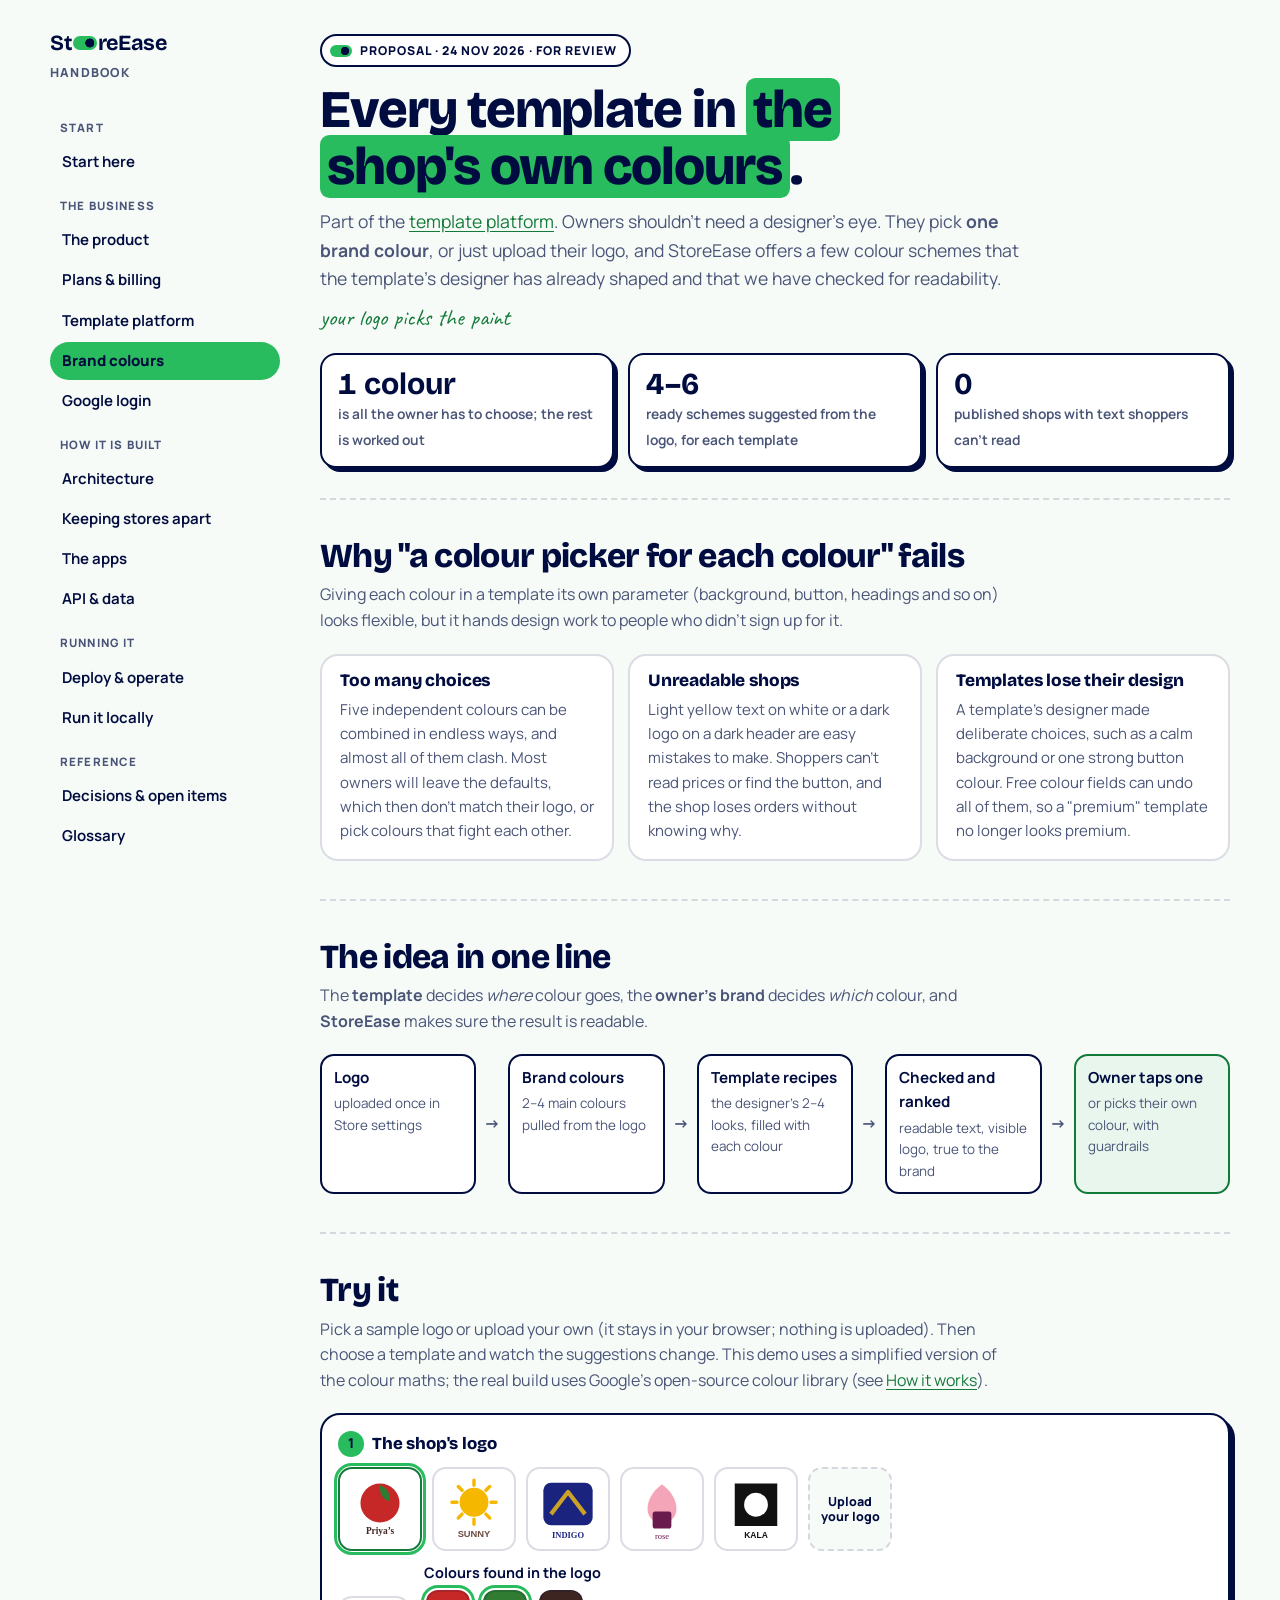
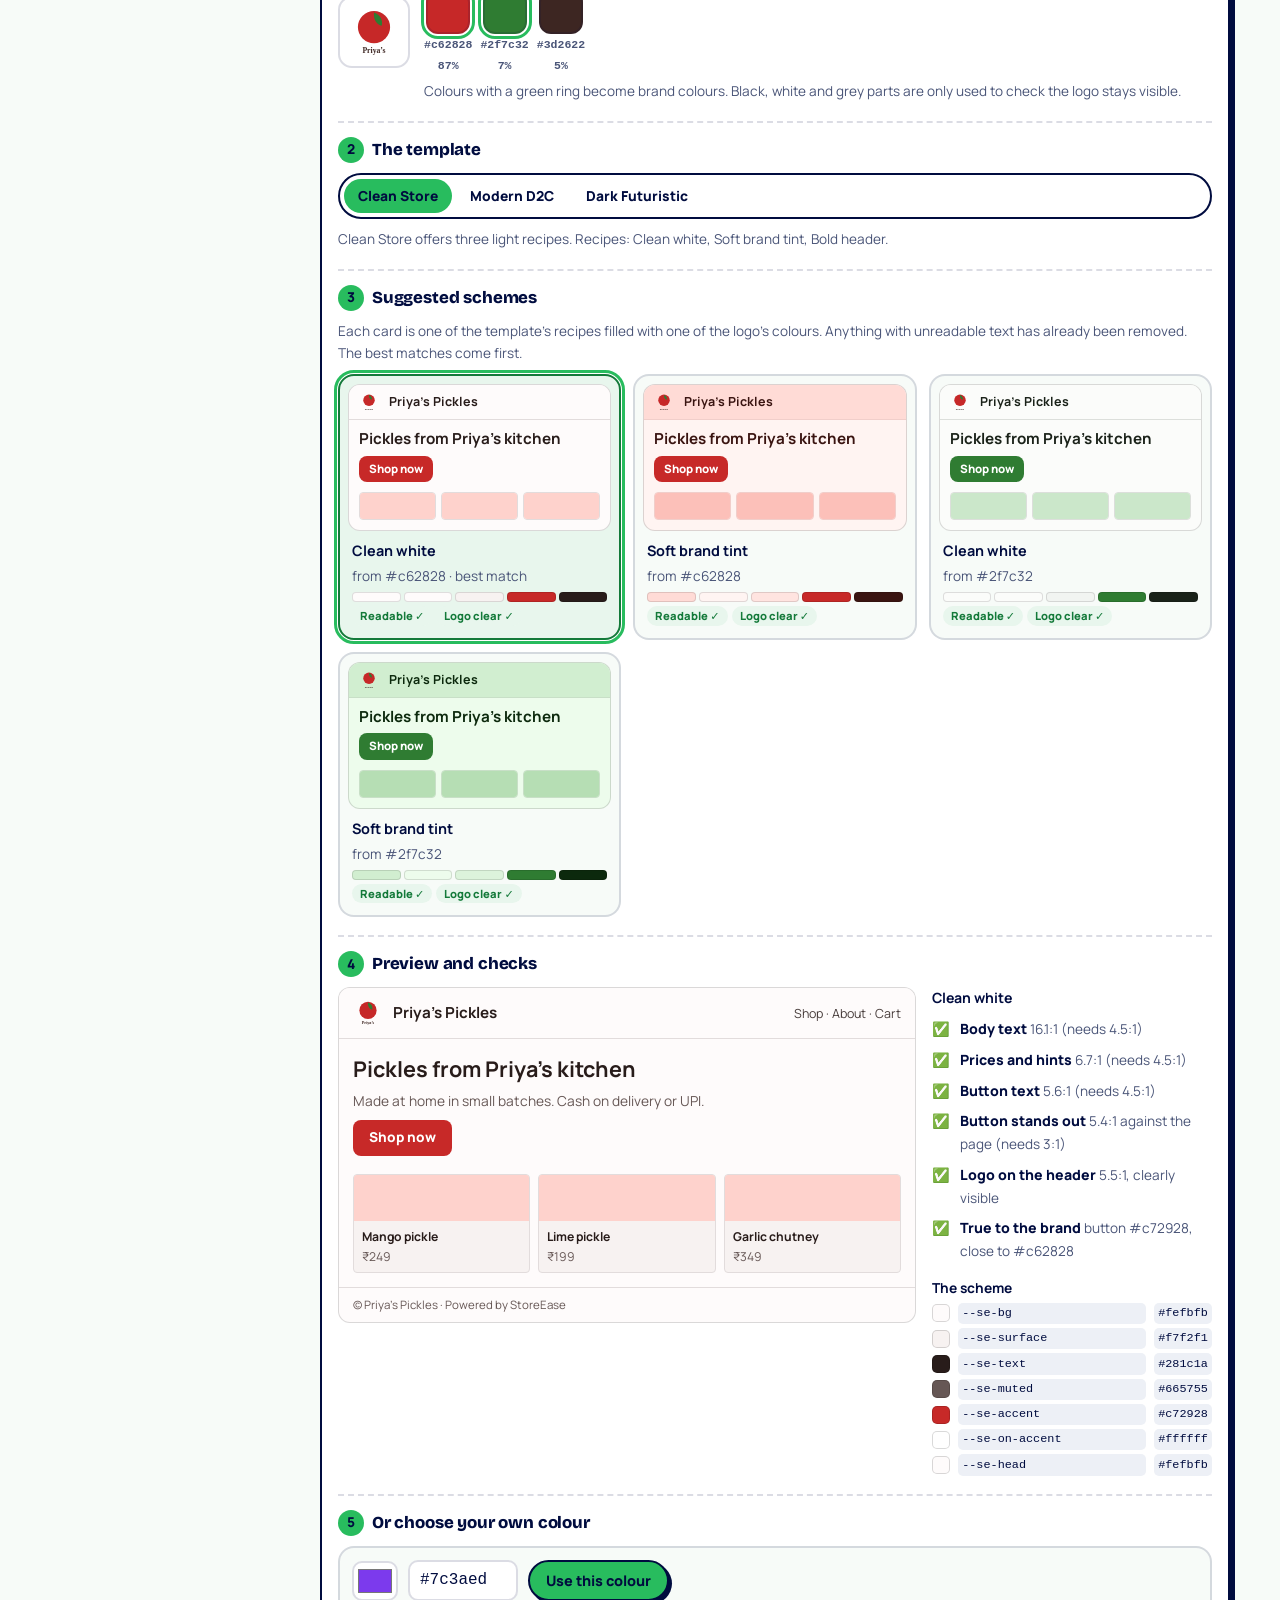
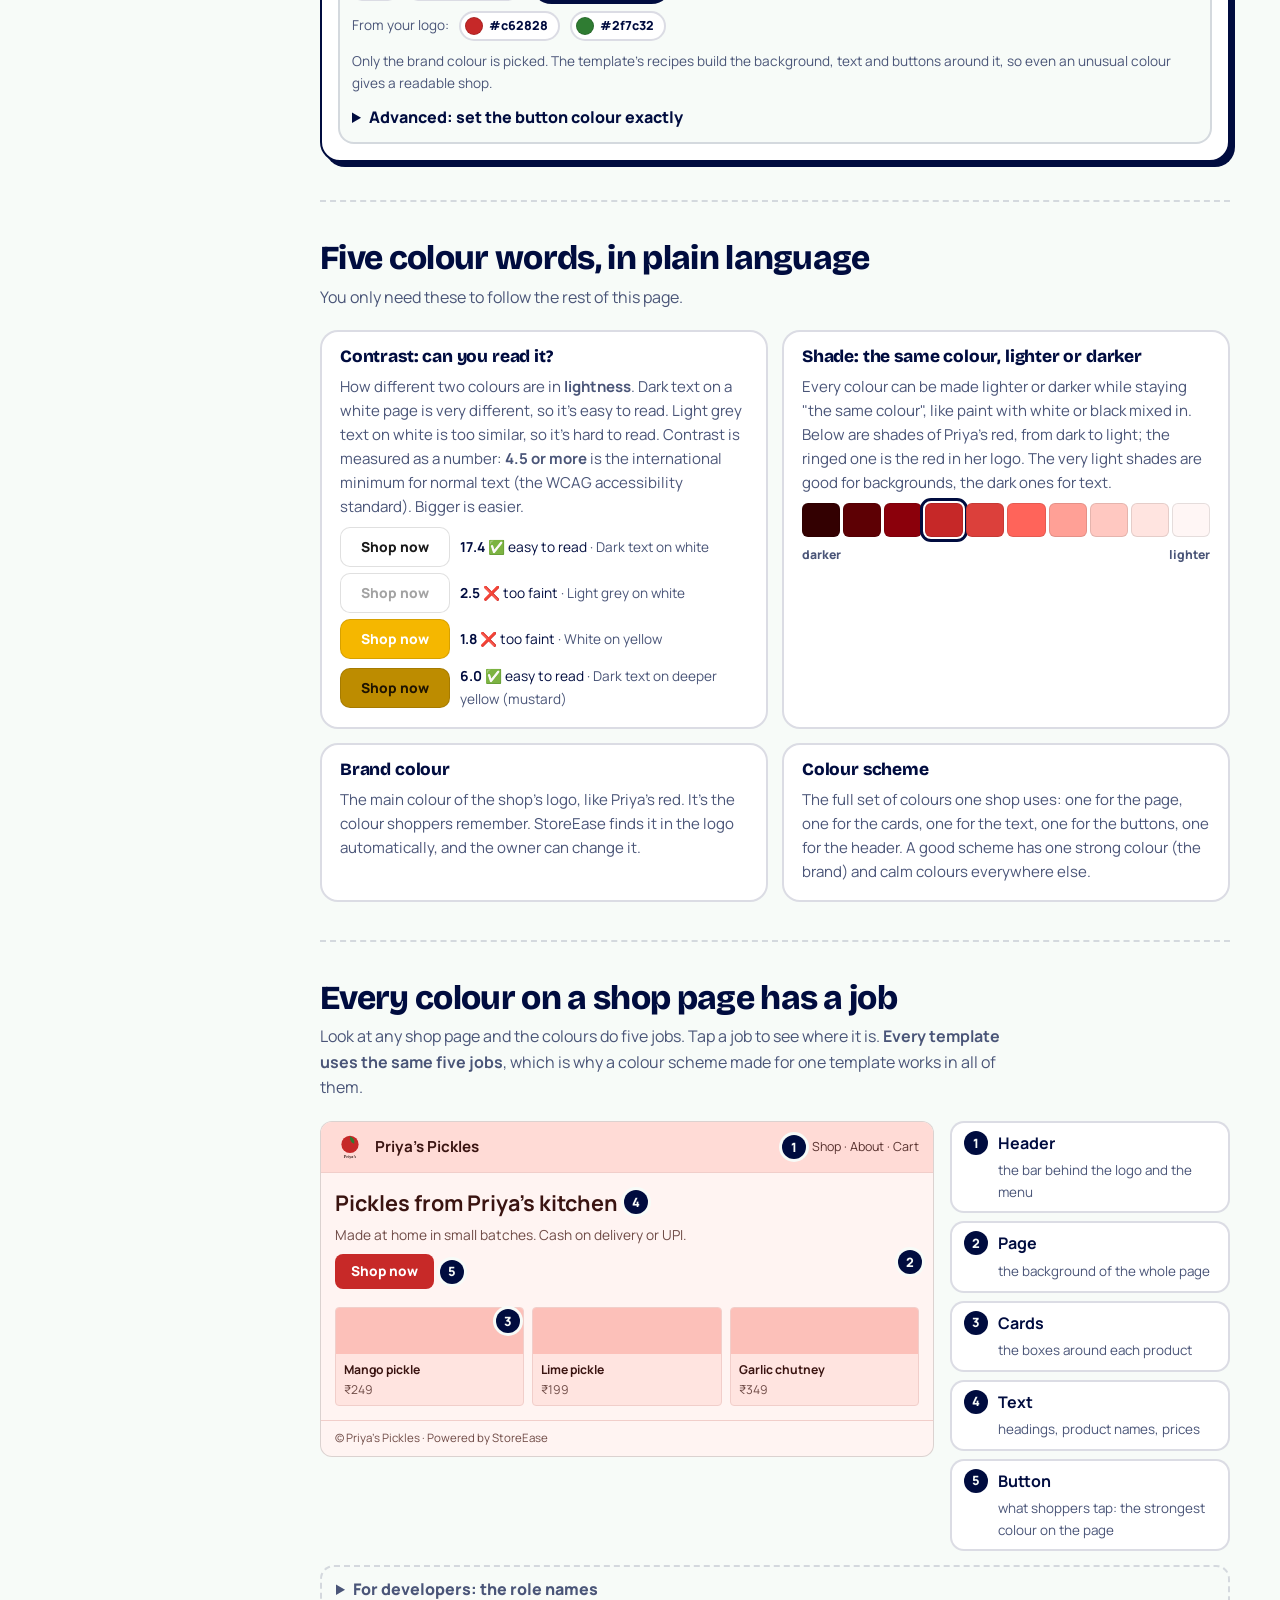
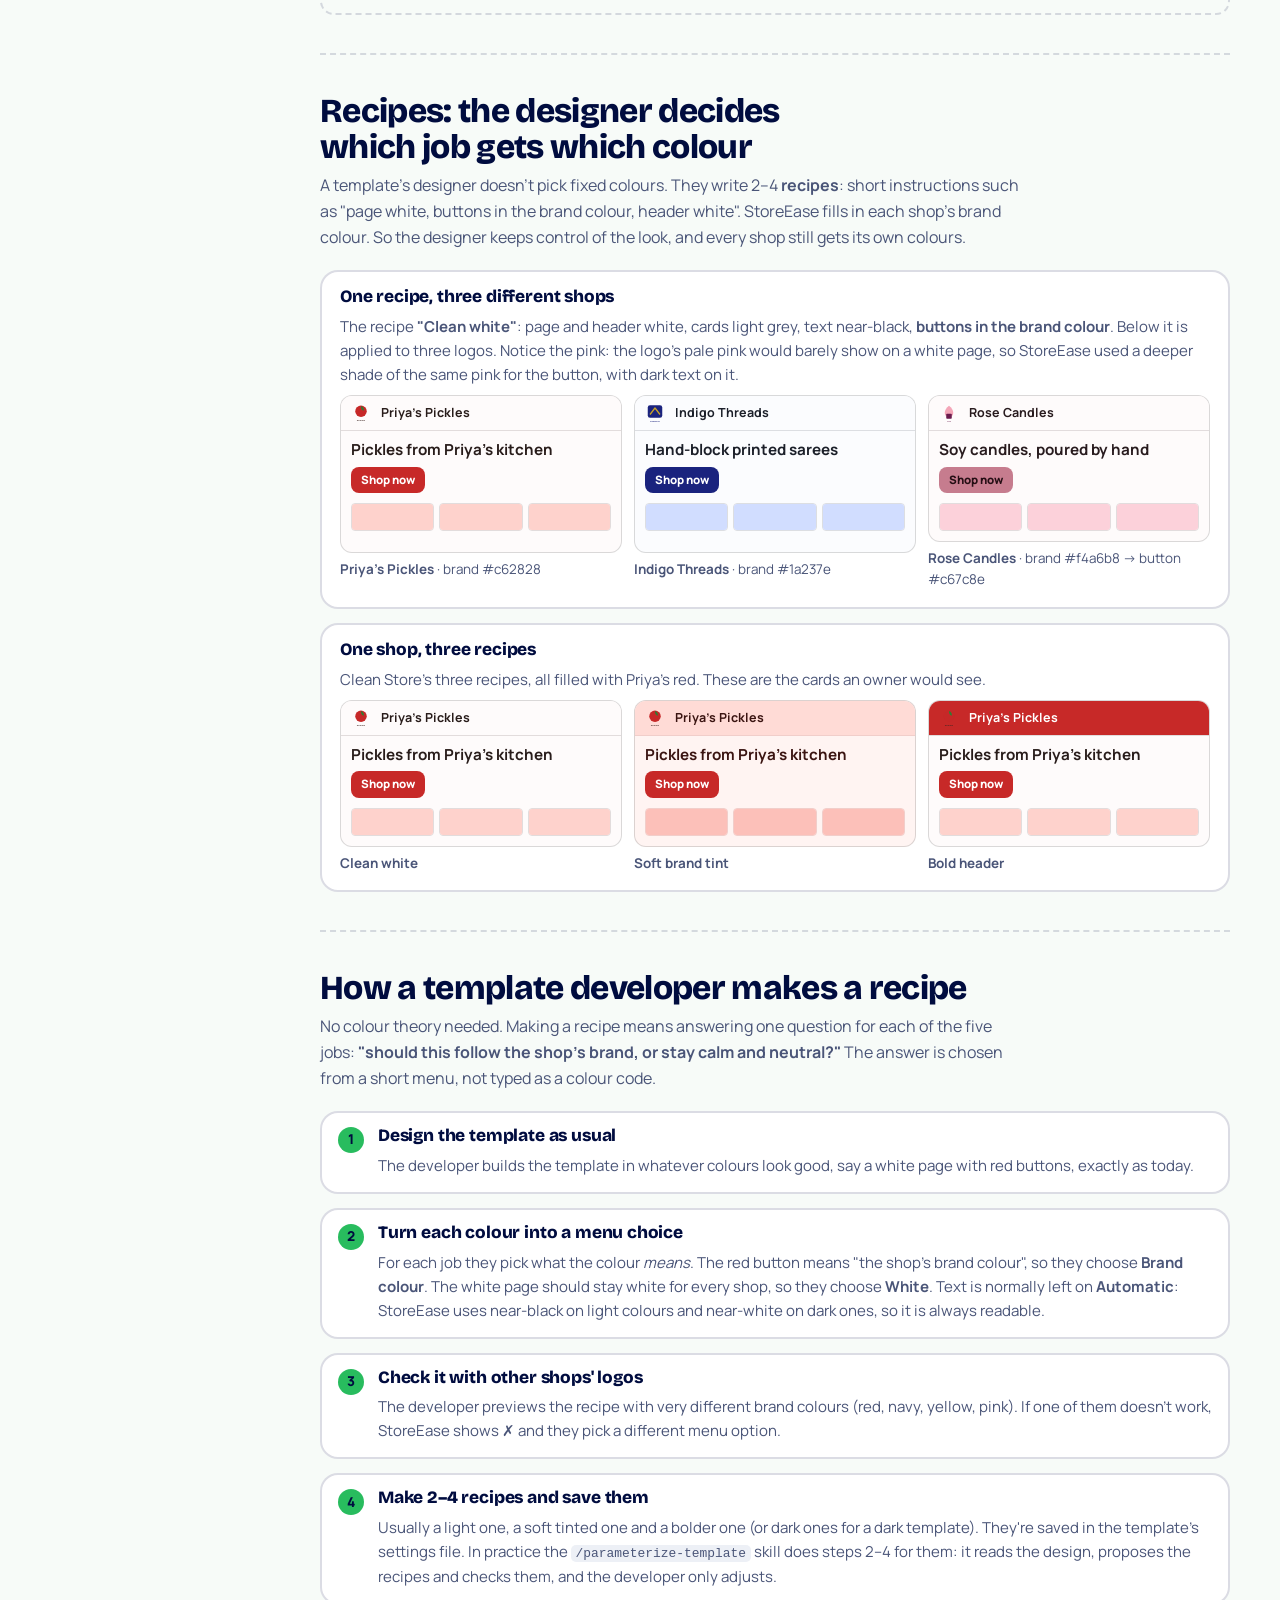
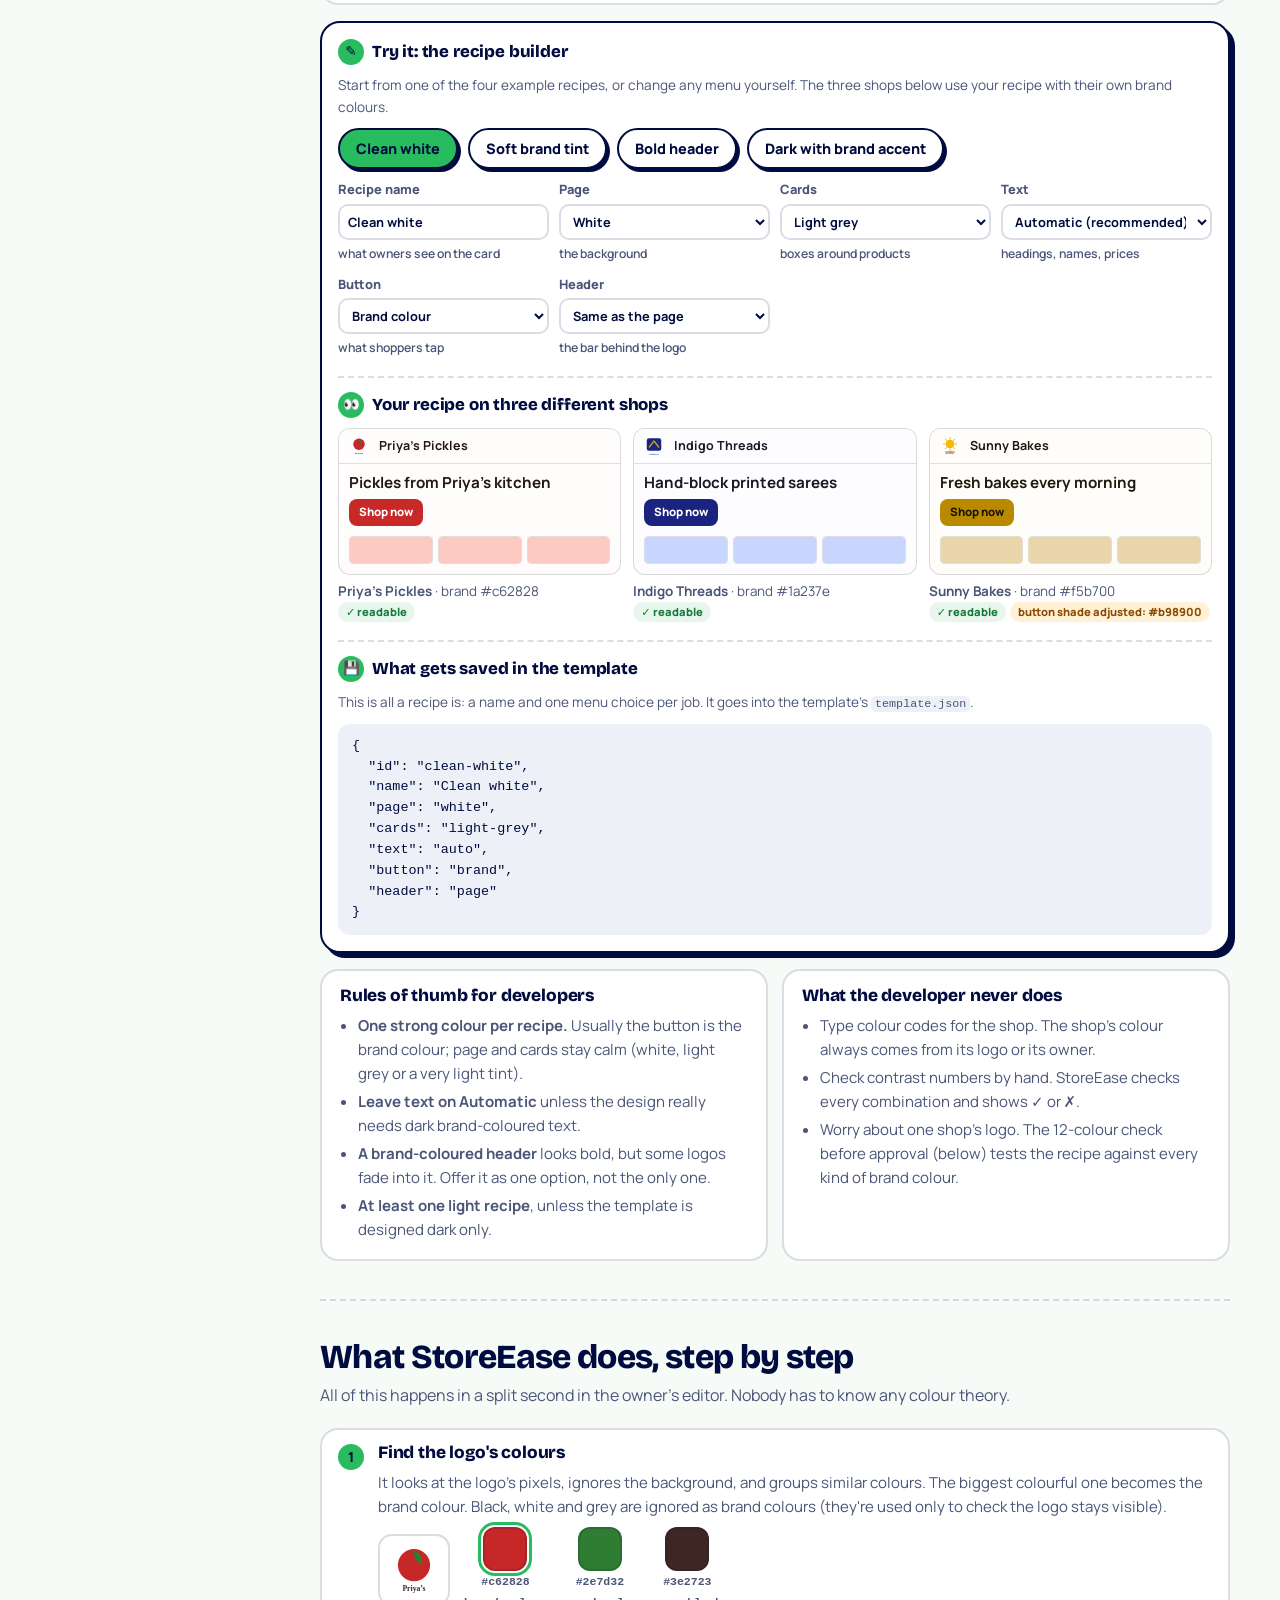
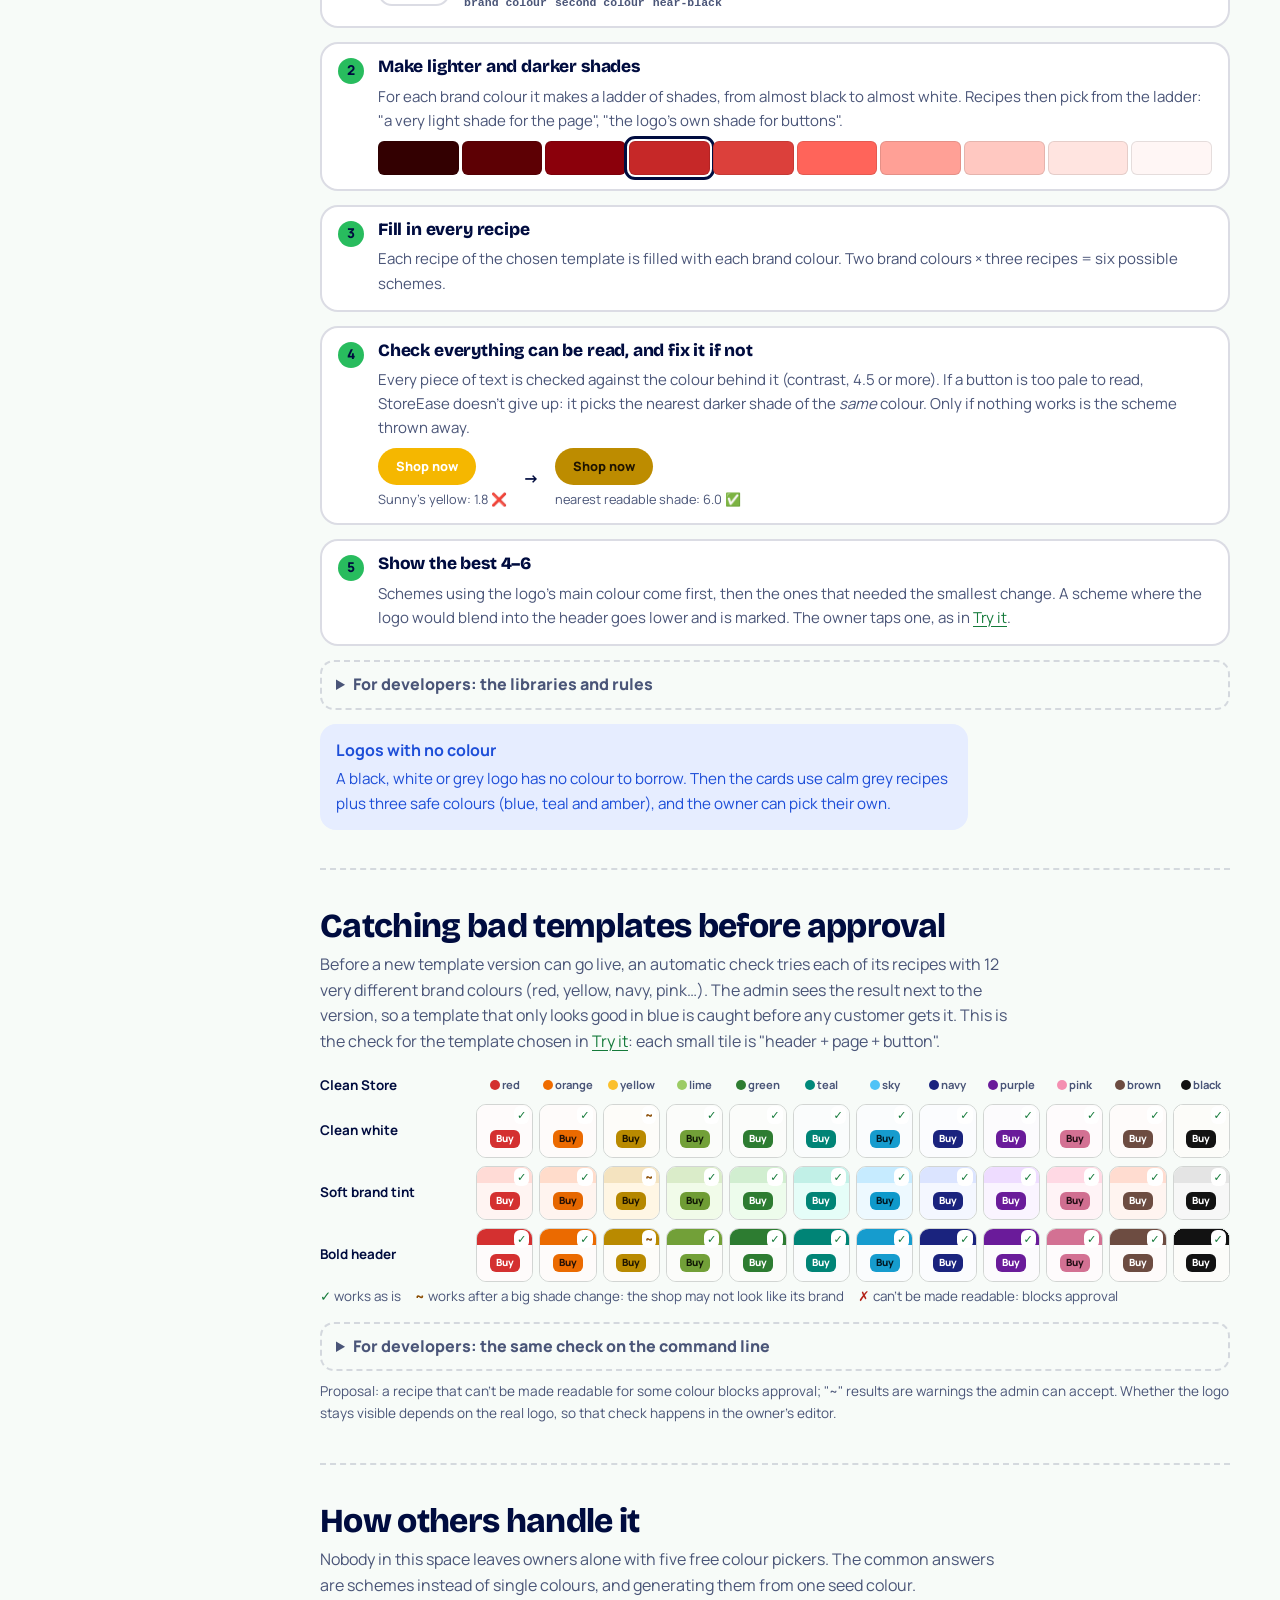
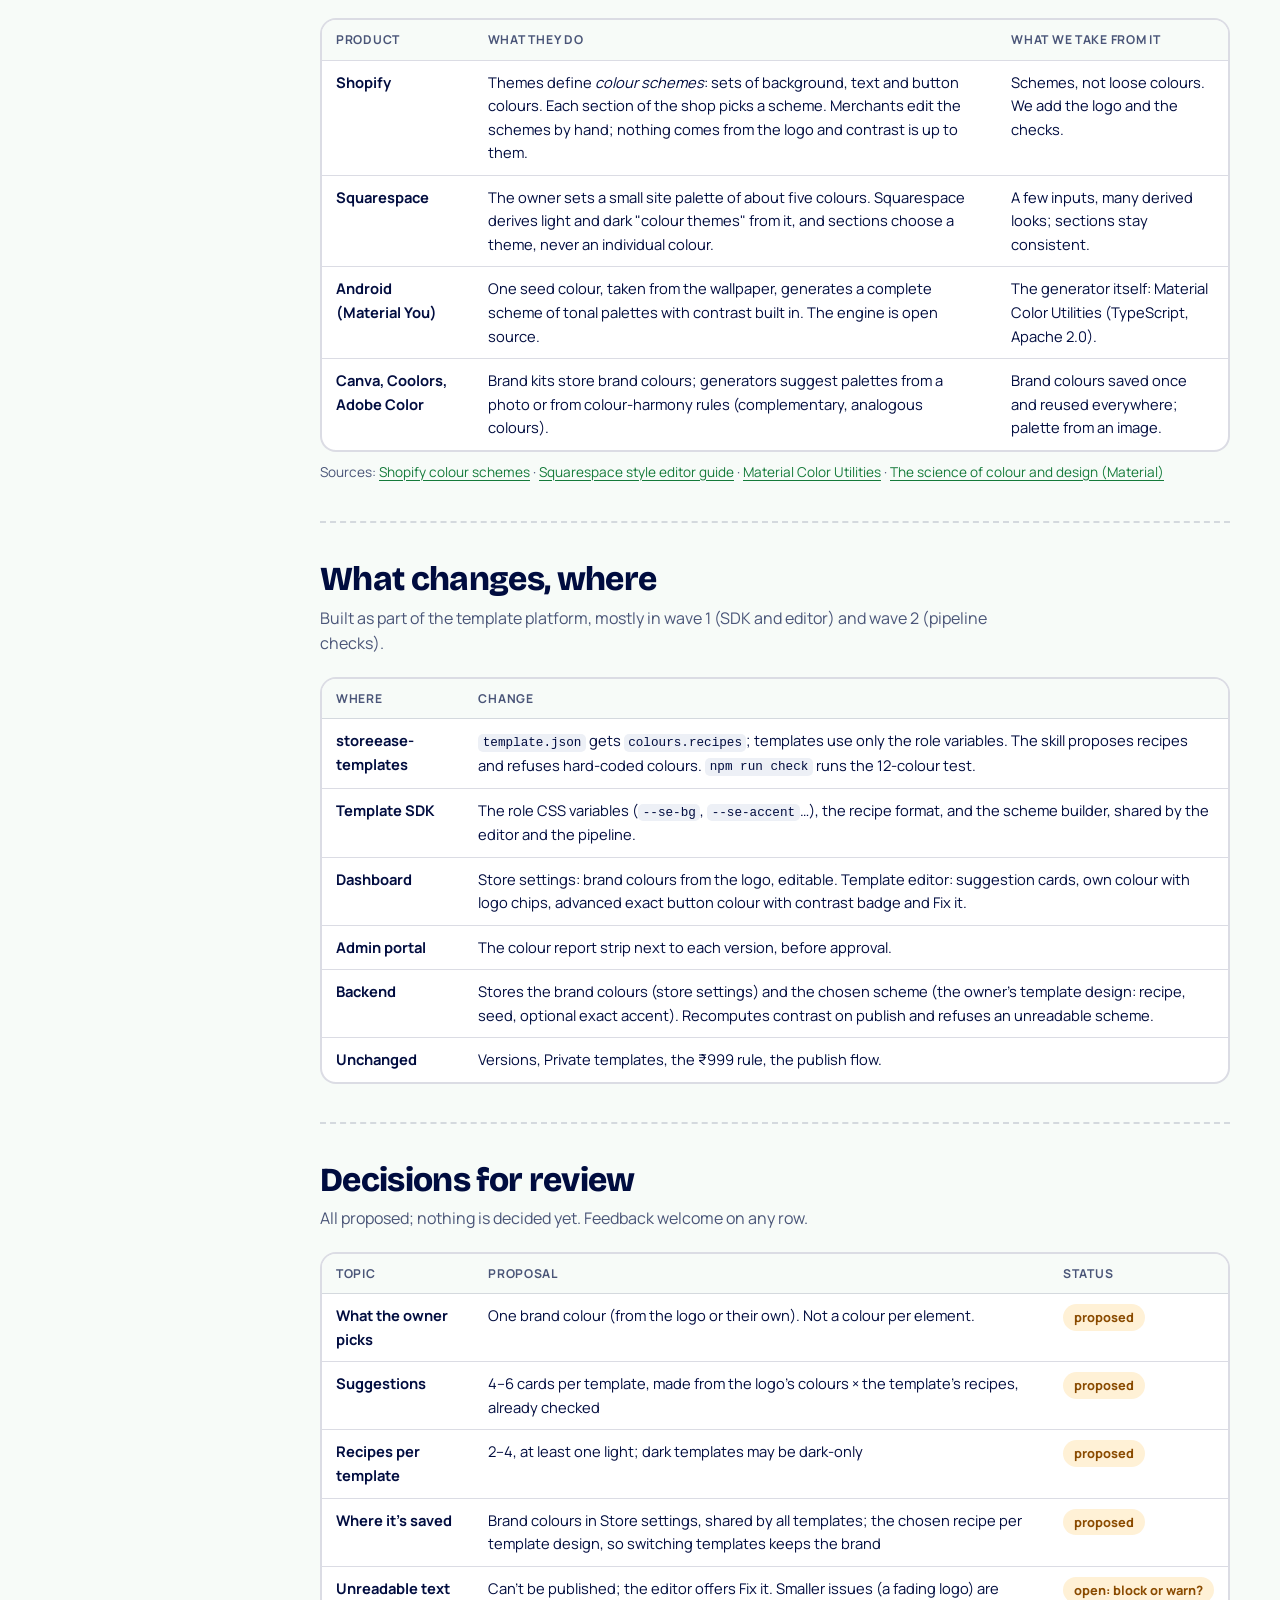
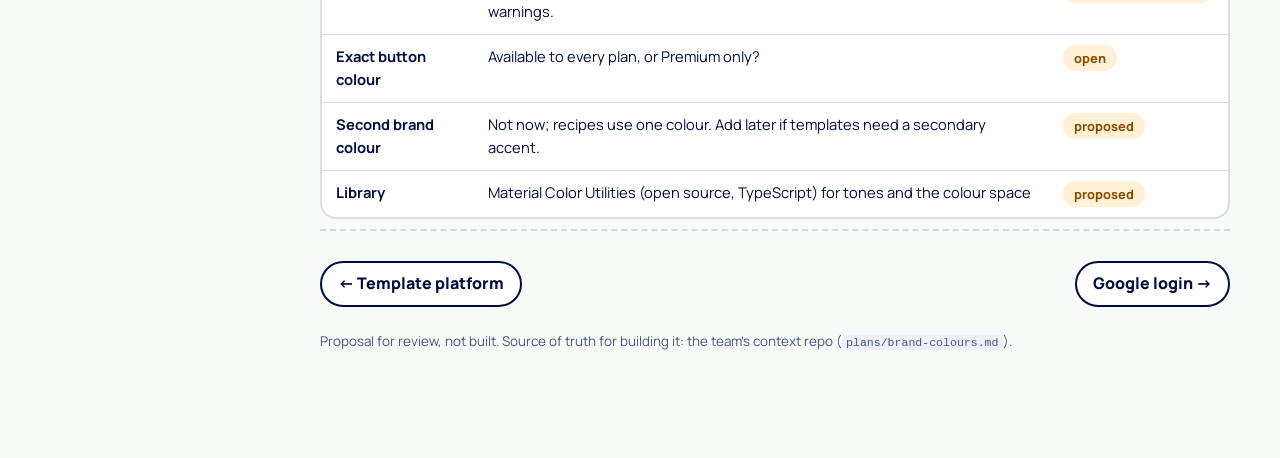
<file: brand-colours.html>
<!doctype html>
<html lang="en-IN">
<head>
<meta name="robots" content="noindex, nofollow">
<meta charset="utf-8">
<meta name="viewport" content="width=device-width, initial-scale=1, viewport-fit=cover">
<title>Brand colours · StoreEase Handbook</title>
<meta name="claude:viewport-fit-sides" content="cover">
<link rel="preconnect" href="https://fonts.googleapis.com"><link rel="stylesheet" href="https://fonts.googleapis.com/css2?family=Bricolage+Grotesque:opsz,wght@12..96,800&family=Manrope:wght@400;500;600;700;800&family=Caveat:wght@700&display=swap">
<link rel="stylesheet" href="assets/handbook.css">
<style>
/* Brand colours page: the colour-scheme demo on top of the handbook look. */
.btn{font:inherit;font-weight:800;font-size:.9rem;border:2px solid var(--fg);background:var(--paper);color:var(--fg);padding:7px 16px;border-radius:999px;cursor:pointer;box-shadow:3px 3px 0 var(--shadow)}
.btn:hover{transform:translate(-1px,-1px)}
.btn:active{transform:translate(2px,2px);box-shadow:none}
.btn.go{background:var(--green);color:var(--ink)}
.row{display:flex;gap:10px;flex-wrap:wrap;align-items:center}
.hint{font-size:.85rem;color:var(--muted)}
.seg{display:inline-flex;gap:4px;padding:4px;border:2px solid var(--fg);border-radius:999px;background:var(--paper);flex-wrap:wrap}
.seg button{font:inherit;font-weight:800;font-size:.86rem;border:0;background:none;color:var(--fg);padding:6px 14px;border-radius:999px;cursor:pointer}
.seg button[aria-pressed="true"]{background:var(--green);color:var(--ink)}
.seg button:hover:not([aria-pressed="true"]){background:var(--tint)}

/* the demo frame */
.lab{background:var(--paper);border:2px solid var(--fg);border-radius:20px;padding:16px;box-shadow:5px 5px 0 var(--shadow);display:grid;gap:18px}
.lab h3{font-size:1.05rem}
.stepno{display:inline-grid;place-items:center;width:26px;height:26px;border-radius:50%;background:var(--green);color:var(--ink);font-weight:800;font-size:.85rem;margin-right:8px;flex:none}
.lab-step{display:grid;gap:10px;padding-top:14px;border-top:2px dashed var(--line)}
.lab-step:first-child{border-top:0;padding-top:0}
.lab-step > .h{display:flex;align-items:center;flex-wrap:wrap;gap:4px 0}
.logos{display:flex;gap:10px;flex-wrap:wrap}
.logo-pick{font:inherit;border:2px solid var(--line);background:#fff;border-radius:14px;padding:6px;cursor:pointer;width:84px;height:84px;display:grid;place-items:center}
.logo-pick img{max-width:100%;max-height:100%}
.logo-pick[aria-pressed="true"]{border-color:var(--green-text);outline:3px solid var(--green);outline-offset:1px}
.logo-pick.up{background:var(--bg);color:var(--fg);font-weight:800;font-size:.78rem;text-align:center;border-style:dashed;line-height:1.25}
.extract{display:flex;gap:14px;align-items:center;flex-wrap:wrap}
.extract .lg{width:72px;height:72px;border-radius:14px;background:#fff;border:2px solid var(--line);display:grid;place-items:center;padding:6px;flex:none}
.extract .lg img{max-width:100%;max-height:100%}
.pal{display:flex;gap:8px;flex-wrap:wrap}
.pal .c{display:grid;gap:2px;justify-items:center;font-size:.72rem;font-weight:750;color:var(--muted);font-family:var(--mono)}
.pal .c i{width:44px;height:44px;border-radius:12px;border:2px solid var(--line);display:block}
.pal .c.seed i{outline:3px solid var(--green);outline-offset:2px}

/* suggestion cards */
.sugs{display:grid;grid-template-columns:repeat(auto-fill,minmax(230px,1fr));gap:12px}
.sug{font:inherit;text-align:left;color:var(--fg);background:var(--bg);border:2px solid var(--line);border-radius:16px;padding:8px;cursor:pointer;display:grid;gap:8px;min-width:0}
.sug:hover{border-color:var(--fg)}
.sug[aria-pressed="true"]{border-color:var(--green-text);outline:3px solid var(--green);outline-offset:1px;background:var(--tint)}
.sug .meta{display:grid;gap:4px;padding:0 4px 4px}
.sug .meta b{font-size:.9rem}
.sug .sw5{display:flex;gap:3px}
.sug .sw5 i{flex:1;height:10px;border-radius:4px;border:1px solid rgb(0 0 0 / .12)}
.badges{display:flex;gap:4px;flex-wrap:wrap}
.bdg{font-size:.7rem;font-weight:800;padding:1px 8px;border-radius:999px;background:var(--chip);color:var(--muted)}
.bdg.ok{background:var(--tint);color:var(--green-text)}
.bdg.wa{background:var(--warn-tint);color:var(--warn)}
.bdg.bad{background:var(--danger-tint);color:var(--danger)}

/* the shop mock; all of its colours come from the scheme's CSS variables */
.shopv{--r:14px;background:var(--s-bg);color:var(--s-text);border-radius:12px;overflow:hidden;border:1px solid rgb(0 0 0 / .14);font-family:var(--font-body);min-width:0}
.shopv .hd{display:flex;align-items:center;gap:10px;padding:10px 14px;background:var(--s-head);color:var(--s-headtext);border-bottom:1px solid var(--s-border)}
.shopv .hd img{height:30px;width:auto;max-width:90px;flex:none}
.shopv .hd b{font-size:.95rem;white-space:nowrap;overflow:hidden;text-overflow:ellipsis}
.shopv .hd span{margin-left:auto;font-size:.78rem;opacity:.85;white-space:nowrap}
.shopv .hero{padding:18px 14px;display:grid;gap:8px}
.shopv .hero h4{margin:0;font-family:var(--s-font);font-size:1.35rem;line-height:1.15;color:var(--s-text)}
.shopv .hero p{font-size:.86rem;color:var(--s-muted)}
.shopv .cta{justify-self:start;background:var(--s-acc);color:var(--s-onacc);border-radius:var(--r);padding:7px 16px;font-weight:800;font-size:.85rem}
.shopv .grid3{display:grid;grid-template-columns:repeat(3,minmax(0,1fr));gap:8px;padding:0 14px 14px}
.shopv .p{background:var(--s-surface);border:1px solid var(--s-border);border-radius:calc(var(--r) - 4px);overflow:hidden;font-size:.76rem}
.shopv .p i{display:block;height:46px;background:var(--s-img)}
.shopv .p div{padding:6px 8px;display:grid}
.shopv .p b{color:var(--s-text);white-space:nowrap;overflow:hidden;text-overflow:ellipsis}
.shopv .p span{color:var(--s-muted)}
.shopv .ft{padding:8px 14px;font-size:.72rem;color:var(--s-muted);border-top:1px solid var(--s-border)}
.shopv.mini .hero{padding:10px}
.shopv.mini .hero h4{font-size:.95rem}
.shopv.mini .hero p,.shopv.mini .ft{display:none}
.shopv.mini .hd{padding:7px 10px}
.shopv.mini .hd img{height:20px}
.shopv.mini .hd b{font-size:.78rem}
.shopv.mini .hd span{display:none}
.shopv.mini .cta{padding:4px 10px;font-size:.72rem}
.shopv.mini .grid3{padding:0 10px 10px;gap:5px}
.shopv.mini .p i{height:26px}
.shopv.mini .p div{display:none}

.big{display:grid;grid-template-columns:minmax(0,1fr) 280px;gap:16px;align-items:start}
@media (max-width:860px){.big{grid-template-columns:1fr}}
.checks{display:grid;gap:8px;font-size:.88rem}
.checks div{display:grid;grid-template-columns:22px minmax(0,1fr);gap:6px}
.checks .k{font-weight:800}
.roles{display:grid;gap:4px;font-size:.8rem}
.roles div{display:grid;grid-template-columns:18px 1fr auto;gap:8px;align-items:center}
.roles i{width:18px;height:18px;border-radius:5px;border:1px solid rgb(0 0 0 / .15)}
.roles code{font-size:.74rem}

.own{display:grid;gap:10px;background:var(--bg);border:2px solid var(--line);border-radius:16px;padding:12px}
.own input[type=color]{width:46px;height:40px;border:2px solid var(--line);border-radius:10px;padding:2px;background:var(--paper);cursor:pointer}
.own input[type=text]{font:inherit;font-family:var(--mono);width:110px;border:2px solid var(--line);border-radius:10px;padding:6px 10px;background:var(--paper);color:var(--fg)}
.chipbtn{font:inherit;font-size:.78rem;font-weight:800;border:2px solid var(--line);border-radius:999px;padding:3px 10px 3px 4px;background:var(--paper);color:var(--fg);cursor:pointer;display:inline-flex;gap:6px;align-items:center}
.chipbtn i{width:18px;height:18px;border-radius:50%;border:1px solid rgb(0 0 0 / .15)}
.adv summary{font-weight:800;cursor:pointer}
.adv .row{margin-top:8px}

/* approval strip */
.strip{display:grid;gap:8px;overflow-x:auto;padding-bottom:4px}
.strip .r{display:grid;grid-template-columns:150px repeat(12,minmax(54px,1fr));gap:6px;align-items:center;min-width:860px}
.strip .r > b{font-size:.84rem}
.tile{border-radius:10px;overflow:hidden;border:1px solid rgb(0 0 0 / .15);height:54px;display:grid;grid-template-rows:16px 1fr;position:relative}
.tile .th{background:var(--s-head)}
.tile .tb{background:var(--s-bg);display:grid;place-items:center}
.tile .tb span{background:var(--s-acc);color:var(--s-onacc);font-size:.62rem;font-weight:800;border-radius:6px;padding:1px 6px}
.tile em{position:absolute;top:1px;right:3px;font-style:normal;font-size:.7rem;font-weight:800}
.strip .hues{font-size:.7rem;color:var(--muted);text-align:center;font-weight:700}
.legend{display:flex;gap:14px;flex-wrap:wrap;font-size:.84rem;color:var(--muted)}
.term{background:#0b1233;color:#d7f5e1;border-radius:14px;padding:12px 14px;font-family:var(--mono);font-size:.82rem;line-height:1.6;overflow-x:auto;white-space:pre}
.term .dim{color:#8f9bc6}.term .ok{color:#5fd37f}
/* plain-language explainers */
.cx{display:grid;gap:6px}
.cx div{display:grid;grid-template-columns:110px 1fr;gap:10px;align-items:center;font-size:.86rem}
.cx b.s{border-radius:10px;padding:8px 10px;font-weight:800;text-align:center;border:1px solid rgb(0 0 0 / .12)}
.ladder{display:flex;gap:3px}
.ladder i{flex:1;height:34px;border-radius:6px;border:1px solid rgb(0 0 0 / .1)}
.ladder i.me{outline:3px solid var(--fg);outline-offset:2px}
.ladder-ends{display:flex;justify-content:space-between;font-size:.76rem;font-weight:800;color:var(--muted)}
.jobwrap{position:relative}
.jobwrap .dot{position:absolute;width:24px;height:24px;border-radius:50%;background:var(--fg);color:var(--bg);font-weight:800;font-size:.8rem;display:grid;place-items:center;transform:translate(-50%,-50%);box-shadow:0 0 0 3px var(--bg);pointer-events:none}
.jobwrap .hit{outline:3px dashed #e11d74 !important;outline-offset:-3px}
.joblist{display:grid;gap:8px;align-content:start}
.joblist button{font:inherit;text-align:left;color:var(--fg);background:var(--paper);border:2px solid var(--line);border-radius:14px;padding:8px 12px;cursor:pointer;display:grid;grid-template-columns:26px 1fr;gap:4px 8px}
.joblist button b.n{grid-row:span 2;width:24px;height:24px;border-radius:50%;background:var(--fg);color:var(--bg);display:grid;place-items:center;font-size:.8rem}
.joblist button span{font-size:.84rem;color:var(--muted)}
.joblist button[aria-pressed="true"]{border-color:#e11d74;background:var(--tint)}
.trio{display:grid;grid-template-columns:repeat(3,minmax(0,1fr));gap:12px}
.trio figure{margin:0;display:grid;gap:6px}
.trio figcaption{font-size:.84rem;color:var(--muted)}
@media (max-width:760px){.trio{grid-template-columns:1fr}}
.howsteps{display:grid;gap:14px}
.hs{display:grid;grid-template-columns:30px minmax(0,1fr);gap:10px;background:var(--paper);border:2px solid var(--line);border-radius:18px;padding:14px 16px}
.hs > div{display:grid;gap:8px;min-width:0}
.hs p{color:var(--muted);font-size:.94rem}
.fixdemo{display:flex;gap:16px;flex-wrap:wrap;align-items:center}
.fixdemo figure{margin:0;display:grid;gap:4px;justify-items:start;font-size:.8rem;color:var(--muted)}
.fixdemo .b{border-radius:999px;padding:8px 18px;font-weight:800}
details.dev{margin-top:14px;border:2px dashed var(--line);border-radius:14px;padding:10px 14px}
details.dev summary{font-weight:800;cursor:pointer;color:var(--muted)}
/* recipe builder */
.rb{display:grid;grid-template-columns:repeat(auto-fill,minmax(190px,1fr));gap:10px}
.rb label{display:grid;gap:4px;font-size:.8rem;font-weight:800;color:var(--muted)}
.rb label span{font-weight:600;font-size:.76rem}
.rb select,.rb input{font:inherit;font-weight:700;color:var(--fg);background:var(--paper);border:2px solid var(--line);border-radius:10px;padding:6px 8px;min-width:0}
.rbres{display:flex;gap:4px;flex-wrap:wrap}
</style>
</head>
<body>
<div class="frame">
<aside class="side">
<a class="brand" href="index.html"><b>St<i></i>reEase</b><span>Handbook</span></a>
<nav class="nav" aria-label="Handbook pages">
<div class="grp">Start</div>
<a href="index.html">Start here</a>
<div class="grp">The business</div>
<a href="product.html">The product</a>
<a href="pricing.html">Plans & billing</a>
<a href="template-platform.html">Template platform</a>
<a href="brand-colours.html" aria-current="page">Brand colours</a>
<a href="google-login.html">Google login</a>
<div class="grp">How it is built</div>
<a href="architecture.html">Architecture</a>
<a href="tenancy.html">Keeping stores apart</a>
<a href="apps.html">The apps</a>
<a href="backend.html">API & data</a>
<div class="grp">Running it</div>
<a href="deploy.html">Deploy & operate</a>
<a href="local.html">Run it locally</a>
<div class="grp">Reference</div>
<a href="decisions.html">Decisions & open items</a>
<a href="glossary.html">Glossary</a>
</nav>
</aside>
<main>

<header class="top" id="top">
  <span class="eyebrow">Proposal · 24 Nov 2026 · for review</span>
  <h1>Every template in <span class="hl">the shop's own colours</span>.</h1>
  <p class="lead">Part of the <a href="template-platform.html">template platform</a>. Owners shouldn't need a designer's eye. They pick <b>one brand colour</b>, or just upload their logo, and StoreEase offers a few colour schemes that the template's designer has already shaped and that we have checked for readability.</p>
  <p class="script" style="margin-top:14px">your logo picks the paint</p>
  <div class="grid g3" style="margin-top:24px">
    <div class="stat"><b>1 colour</b><span>is all the owner has to choose; the rest is worked out</span></div>
    <div class="stat"><b>4–6</b><span>ready schemes suggested from the logo, for each template</span></div>
    <div class="stat"><b>0</b><span>published shops with text shoppers can't read</span></div>
  </div>
</header>

<section id="problem">
  <div class="sec-head"><h2>Why "a colour picker for each colour" fails</h2><p>Giving each colour in a template its own parameter (background, button, headings and so on) looks flexible, but it hands design work to people who didn't sign up for it.</p></div>
  <div class="grid g3">
    <div class="card"><h3>Too many choices</h3><p>Five independent colours can be combined in endless ways, and almost all of them clash. Most owners will leave the defaults, which then don't match their logo, or pick colours that fight each other.</p></div>
    <div class="card"><h3>Unreadable shops</h3><p>Light yellow text on white or a dark logo on a dark header are easy mistakes to make. Shoppers can't read prices or find the button, and the shop loses orders without knowing why.</p></div>
    <div class="card"><h3>Templates lose their design</h3><p>A template's designer made deliberate choices, such as a calm background or one strong button colour. Free colour fields can undo all of them, so a "premium" template no longer looks premium.</p></div>
  </div>
</section>

<section id="idea">
  <div class="sec-head"><h2>The idea in one line</h2><p>The <b>template</b> decides <i>where</i> colour goes, the <b>owner's brand</b> decides <i>which</i> colour, and <b>StoreEase</b> makes sure the result is readable.</p></div>
  <div class="flow">
    <div class="step"><b>Logo</b><span>uploaded once in Store settings</span></div><span class="arr">→</span>
    <div class="step"><b>Brand colours</b><span>2–4 main colours pulled from the logo</span></div><span class="arr">→</span>
    <div class="step"><b>Template recipes</b><span>the designer's 2–4 looks, filled with each colour</span></div><span class="arr">→</span>
    <div class="step"><b>Checked and ranked</b><span>readable text, visible logo, true to the brand</span></div><span class="arr">→</span>
    <div class="step g"><b>Owner taps one</b><span>or picks their own colour, with guardrails</span></div>
  </div>
</section>

<section id="try">
  <div class="sec-head"><h2>Try it</h2><p>Pick a sample logo or upload your own (it stays in your browser; nothing is uploaded). Then choose a template and watch the suggestions change. This demo uses a simplified version of the colour maths; the real build uses Google's open-source colour library (see <a href="#how">How it works</a>).</p></div>
  <div class="lab">
    <div class="lab-step">
      <div class="h"><span class="stepno">1</span><h3>The shop's logo</h3></div>
      <div class="logos" id="logos" role="group" aria-label="Sample logos"></div>
      <input type="file" id="upload" accept="image/png,image/jpeg,image/webp,image/svg+xml" hidden>
      <div class="extract" aria-live="polite">
        <div class="lg"><img id="logoImg" alt="Selected logo"></div>
        <div style="display:grid;gap:6px;min-width:0">
          <b style="font-size:.9rem">Colours found in the logo</b>
          <div class="pal" id="logoPal"></div>
          <p class="hint" id="palNote"></p>
        </div>
      </div>
    </div>

    <div class="lab-step">
      <div class="h"><span class="stepno">2</span><h3>The template</h3></div>
      <div class="seg" id="tplSeg" role="group" aria-label="Template"></div>
      <p class="hint" id="tplNote"></p>
    </div>

    <div class="lab-step">
      <div class="h"><span class="stepno">3</span><h3>Suggested schemes</h3></div>
      <p class="hint">Each card is one of the template's recipes filled with one of the logo's colours. Anything with unreadable text has already been removed. The best matches come first.</p>
      <div class="sugs" id="sugs"></div>
    </div>

    <div class="lab-step">
      <div class="h"><span class="stepno">4</span><h3>Preview and checks</h3></div>
      <div class="big">
        <div id="bigPreview"></div>
        <div style="display:grid;gap:14px">
          <div class="checks" id="checks" aria-live="polite"></div>
          <div class="roles" id="roles"></div>
        </div>
      </div>
    </div>

    <div class="lab-step">
      <div class="h"><span class="stepno">5</span><h3>Or choose your own colour</h3></div>
      <div class="own">
        <div class="row">
          <input type="color" id="ownColour" value="#7c3aed" aria-label="Brand colour">
          <input type="text" id="ownHex" value="#7c3aed" aria-label="Brand colour as hex" maxlength="7">
          <button type="button" class="btn go" id="ownApply">Use this colour</button>
        </div>
        <div class="row" id="ownChips"><span class="hint">From your logo:</span></div>
        <p class="hint">Only the brand colour is picked. The template's recipes build the background, text and buttons around it, so even an unusual colour gives a readable shop.</p>
        <details class="adv">
          <summary>Advanced: set the button colour exactly</summary>
          <p class="hint" style="margin-top:6px">For owners whose brand guide fixes an exact colour. The badge shows whether the button text is readable on it; <b>Fix it</b> finds the nearest readable shade.</p>
          <div class="row">
            <input type="color" id="advColour" value="#f5b700" aria-label="Button colour">
            <span class="bdg" id="advBadge"></span>
            <button type="button" class="btn" id="advFix">Fix it</button>
            <button type="button" class="btn" id="advApply">Apply to preview</button>
          </div>
        </details>
      </div>
    </div>
  </div>
</section>

<section id="words">
  <div class="sec-head"><h2>Five colour words, in plain language</h2><p>You only need these to follow the rest of this page.</p></div>
  <div class="grid g2">
    <div class="card"><h3>Contrast: can you read it?</h3><p>How different two colours are in <b>lightness</b>. Dark text on a white page is very different, so it's easy to read. Light grey text on white is too similar, so it's hard to read. Contrast is measured as a number: <b>4.5 or more</b> is the international minimum for normal text (the WCAG accessibility standard). Bigger is easier.</p><div class="cx" id="cxDemo"></div></div>
    <div class="card"><h3>Shade: the same colour, lighter or darker</h3><p>Every colour can be made lighter or darker while staying "the same colour", like paint with white or black mixed in. Below are shades of Priya's red, from dark to light; the ringed one is the red in her logo. The very light shades are good for backgrounds, the dark ones for text.</p><div class="ladder" id="ladderDemo"></div><div class="ladder-ends"><span>darker</span><span>lighter</span></div></div>
    <div class="card"><h3>Brand colour</h3><p>The main colour of the shop's logo, like Priya's red. It's the colour shoppers remember. StoreEase finds it in the logo automatically, and the owner can change it.</p></div>
    <div class="card"><h3>Colour scheme</h3><p>The full set of colours one shop uses: one for the page, one for the cards, one for the text, one for the buttons, one for the header. A good scheme has one strong colour (the brand) and calm colours everywhere else.</p></div>
  </div>
</section>

<section id="jobs">
  <div class="sec-head"><h2>Every colour on a shop page has a job</h2><p>Look at any shop page and the colours do five jobs. Tap a job to see where it is. <b>Every template uses the same five jobs</b>, which is why a colour scheme made for one template works in all of them.</p></div>
  <div class="big">
    <div class="jobwrap" id="jobWrap"></div>
    <div class="joblist" id="jobList" role="group" aria-label="Colour jobs"></div>
  </div>
  <details class="dev"><summary>For developers: the role names</summary>
    <div class="tbl" style="margin-top:10px"><table>
      <thead><tr><th>Job</th><th>Role (CSS variable)</th><th>Rule the generator enforces</th></tr></thead>
      <tbody>
        <tr><td>Page</td><td><code>--se-bg</code></td><td>Text on it ≥ 4.5:1</td></tr>
        <tr><td>Cards</td><td><code>--se-surface</code>, <code>--se-border</code></td><td>Text on it ≥ 4.5:1; visibly different from the page</td></tr>
        <tr><td>Text</td><td><code>--se-text</code>, <code>--se-muted</code> (prices, hints)</td><td>Both ≥ 4.5:1</td></tr>
        <tr><td>Button</td><td><code>--se-accent</code>, <code>--se-on-accent</code> (the button's text)</td><td>Button text ≥ 4.5:1; button vs page ≥ 3:1</td></tr>
        <tr><td>Header</td><td><code>--se-head</code>, <code>--se-head-text</code></td><td>The logo's main colour vs the header ≥ 2:1, else a light badge behind the logo</td></tr>
      </tbody>
    </table></div>
  </details>
</section>

<section id="recipes">
  <div class="sec-head"><h2>Recipes: the designer decides which job gets which colour</h2><p>A template's designer doesn't pick fixed colours. They write 2–4 <b>recipes</b>: short instructions such as "page white, buttons in the brand colour, header white". StoreEase fills in each shop's brand colour. So the designer keeps control of the look, and every shop still gets its own colours.</p></div>
  <div class="card" style="max-width:none">
    <h3>One recipe, three different shops</h3>
    <p>The recipe <b>"Clean white"</b>: page and header white, cards light grey, text near-black, <b>buttons in the brand colour</b>. Below it is applied to three logos. Notice the pink: the logo's pale pink would barely show on a white page, so StoreEase used a deeper shade of the same pink for the button, with dark text on it.</p>
    <div class="trio" id="trioShops"></div>
  </div>
  <div class="card" style="max-width:none;margin-top:14px">
    <h3>One shop, three recipes</h3>
    <p>Clean Store's three recipes, all filled with Priya's red. These are the cards an owner would see.</p>
    <div class="trio" id="trioRecipes"></div>
  </div>
</section>

<section id="make-recipe">
  <div class="sec-head"><h2>How a template developer makes a recipe</h2><p>No colour theory needed. Making a recipe means answering one question for each of the five jobs: <b>"should this follow the shop's brand, or stay calm and neutral?"</b> The answer is chosen from a short menu, not typed as a colour code.</p></div>
  <div class="howsteps">
    <div class="hs"><span class="stepno">1</span><div><h3>Design the template as usual</h3><p>The developer builds the template in whatever colours look good, say a white page with red buttons, exactly as today.</p></div></div>
    <div class="hs"><span class="stepno">2</span><div><h3>Turn each colour into a menu choice</h3><p>For each job they pick what the colour <i>means</i>. The red button means "the shop's brand colour", so they choose <b>Brand colour</b>. The white page should stay white for every shop, so they choose <b>White</b>. Text is normally left on <b>Automatic</b>: StoreEase uses near-black on light colours and near-white on dark ones, so it is always readable.</p></div></div>
    <div class="hs"><span class="stepno">3</span><div><h3>Check it with other shops' logos</h3><p>The developer previews the recipe with very different brand colours (red, navy, yellow, pink). If one of them doesn't work, StoreEase shows ✗ and they pick a different menu option.</p></div></div>
    <div class="hs"><span class="stepno">4</span><div><h3>Make 2–4 recipes and save them</h3><p>Usually a light one, a soft tinted one and a bolder one (or dark ones for a dark template). They're saved in the template's settings file. In practice the <code>/parameterize-template</code> skill does steps 2–4 for them: it reads the design, proposes the recipes and checks them, and the developer only adjusts.</p></div></div>
  </div>

  <div class="lab" style="margin-top:16px">
    <div class="lab-step">
      <div class="h"><span class="stepno">✎</span><h3>Try it: the recipe builder</h3></div>
      <p class="hint">Start from one of the four example recipes, or change any menu yourself. The three shops below use your recipe with their own brand colours.</p>
      <div class="row" id="rbPresets" role="group" aria-label="Example recipes"></div>
      <div class="rb" id="rbForm"></div>
    </div>
    <div class="lab-step">
      <div class="h"><span class="stepno">👀</span><h3>Your recipe on three different shops</h3></div>
      <div class="trio" id="rbShops"></div>
    </div>
    <div class="lab-step">
      <div class="h"><span class="stepno">💾</span><h3>What gets saved in the template</h3></div>
      <p class="hint">This is all a recipe is: a name and one menu choice per job. It goes into the template's <code>template.json</code>.</p>
      <pre id="rbJson"></pre>
    </div>
  </div>

  <div class="grid g2" style="margin-top:16px">
    <div class="card"><h3>Rules of thumb for developers</h3><ul>
      <li><b>One strong colour per recipe.</b> Usually the button is the brand colour; page and cards stay calm (white, light grey or a very light tint).</li>
      <li><b>Leave text on Automatic</b> unless the design really needs dark brand-coloured text.</li>
      <li><b>A brand-coloured header</b> looks bold, but some logos fade into it. Offer it as one option, not the only one.</li>
      <li><b>At least one light recipe</b>, unless the template is designed dark only.</li>
    </ul></div>
    <div class="card"><h3>What the developer never does</h3><ul>
      <li>Type colour codes for the shop. The shop's colour always comes from its logo or its owner.</li>
      <li>Check contrast numbers by hand. StoreEase checks every combination and shows ✓ or ✗.</li>
      <li>Worry about one shop's logo. The 12-colour check before approval (below) tests the recipe against every kind of brand colour.</li>
    </ul></div>
  </div>
</section>

<section id="how">
  <div class="sec-head"><h2>What StoreEase does, step by step</h2><p>All of this happens in a split second in the owner's editor. Nobody has to know any colour theory.</p></div>
  <div class="howsteps">
    <div class="hs"><span class="stepno">1</span><div><h3>Find the logo's colours</h3><p>It looks at the logo's pixels, ignores the background, and groups similar colours. The biggest colourful one becomes the brand colour. Black, white and grey are ignored as brand colours (they're used only to check the logo stays visible).</p><div class="extract" id="howLogo"></div></div></div>
    <div class="hs"><span class="stepno">2</span><div><h3>Make lighter and darker shades</h3><p>For each brand colour it makes a ladder of shades, from almost black to almost white. Recipes then pick from the ladder: "a very light shade for the page", "the logo's own shade for buttons".</p><div class="ladder" id="howLadder"></div></div></div>
    <div class="hs"><span class="stepno">3</span><div><h3>Fill in every recipe</h3><p>Each recipe of the chosen template is filled with each brand colour. Two brand colours × three recipes = six possible schemes.</p></div></div>
    <div class="hs"><span class="stepno">4</span><div><h3>Check everything can be read, and fix it if not</h3><p>Every piece of text is checked against the colour behind it (contrast, 4.5 or more). If a button is too pale to read, StoreEase doesn't give up: it picks the nearest darker shade of the <i>same</i> colour. Only if nothing works is the scheme thrown away.</p><div class="fixdemo" id="fixDemo"></div></div></div>
    <div class="hs"><span class="stepno">5</span><div><h3>Show the best 4–6</h3><p>Schemes using the logo's main colour come first, then the ones that needed the smallest change. A scheme where the logo would blend into the header goes lower and is marked. The owner taps one, as in <a href="#try">Try it</a>.</p></div></div>
  </div>
  <details class="dev"><summary>For developers: the libraries and rules</summary>
    <div class="prose" style="margin-top:10px;display:grid;gap:8px;max-width:78ch">
      <p><b>Extract:</b> the logo is drawn to ~64×64 pixels; transparent pixels and the background (the most common border colour) are skipped; colours are grouped by OKLab distance and ranked by area. The dashboard's <code>logoColours.ts</code> already does a basic version; it moves to the SDK.</p>
      <p><b>Shades:</b> <a href="https://github.com/material-foundation/material-color-utilities/">Material Color Utilities</a> (Google, open source, TypeScript, Apache 2.0), the engine behind Android's colours from the wallpaper. It builds a tonal palette (tone 0–100) in the HCT colour space, where a tone is equally light for every hue, so the contrast rules behave the same for red and for yellow.</p>
      <p><b>Fix:</b> a failing button colour moves along its tonal palette to the nearest tone that passes. <b>Rank:</b> logo share, then distance between the button colour and the brand colour; penalties for a fading logo and a big shade change; at most two cards per recipe and per colour.</p>
      <p><b>Where:</b> in the browser (instant); the backend recomputes contrast on publish and refuses an unreadable scheme. This page's demo uses a simplified version (OKLCH) of the same idea.</p>
    </div>
  </details>
  <div class="callout info" style="margin-top:14px"><b>Logos with no colour</b>A black, white or grey logo has no colour to borrow. Then the cards use calm grey recipes plus three safe colours (blue, teal and amber), and the owner can pick their own.</div>
</section>

<section id="approval">
  <div class="sec-head"><h2>Catching bad templates before approval</h2><p>Before a new template version can go live, an automatic check tries each of its recipes with 12 very different brand colours (red, yellow, navy, pink…). The admin sees the result next to the version, so a template that only looks good in blue is caught before any customer gets it. This is the check for the template chosen in <a href="#try">Try it</a>: each small tile is "header + page + button".</p></div>
  <div class="strip" id="strip"></div>
  <div class="legend"><span><b style="color:var(--green-text)">✓</b> works as is</span><span><b style="color:var(--warn)">~</b> works after a big shade change: the shop may not look like its brand</span><span><b style="color:var(--danger)">✗</b> can't be made readable: blocks approval</span></div>
  <details class="dev" style="margin-top:14px"><summary>For developers: the same check on the command line</summary><div class="term" style="margin-top:10px"><span class="dim">$ npm run check -- clean-store</span>
<span class="ok">✓</span> colours: 3 recipes × 12 sample brands, all readable
<span class="dim">~</span> "Bold header" + yellow: button shade changed a lot (tone 80 → 45)
<span class="ok">✓</span> report attached to the version for the admin</div></details>
  <p class="hint" style="margin-top:10px">Proposal: a recipe that can't be made readable for some colour blocks approval; "~" results are warnings the admin can accept. Whether the logo stays visible depends on the real logo, so that check happens in the owner's editor.</p>
</section>

<section id="others">
  <div class="sec-head"><h2>How others handle it</h2><p>Nobody in this space leaves owners alone with five free colour pickers. The common answers are schemes instead of single colours, and generating them from one seed colour.</p></div>
  <div class="tbl"><table>
    <thead><tr><th>Product</th><th>What they do</th><th>What we take from it</th></tr></thead>
    <tbody>
      <tr><td><b>Shopify</b></td><td>Themes define <i>colour schemes</i>: sets of background, text and button colours. Each section of the shop picks a scheme. Merchants edit the schemes by hand; nothing comes from the logo and contrast is up to them.</td><td>Schemes, not loose colours. We add the logo and the checks.</td></tr>
      <tr><td><b>Squarespace</b></td><td>The owner sets a small site palette of about five colours. Squarespace derives light and dark "colour themes" from it, and sections choose a theme, never an individual colour.</td><td>A few inputs, many derived looks; sections stay consistent.</td></tr>
      <tr><td><b>Android (Material You)</b></td><td>One seed colour, taken from the wallpaper, generates a complete scheme of tonal palettes with contrast built in. The engine is open source.</td><td>The generator itself: Material Color Utilities (TypeScript, Apache 2.0).</td></tr>
      <tr><td><b>Canva, Coolors, Adobe Color</b></td><td>Brand kits store brand colours; generators suggest palettes from a photo or from colour-harmony rules (complementary, analogous colours).</td><td>Brand colours saved once and reused everywhere; palette from an image.</td></tr>
    </tbody>
  </table></div>
  <p class="hint" style="margin-top:10px">Sources: <a href="https://help.shopify.com/en/manual/online-store/themes/theme-structure/color-scheme">Shopify colour schemes</a> · <a href="https://www.paigebrunton.com/blog/squarespace-site-styles-editor">Squarespace style editor guide</a> · <a href="https://github.com/material-foundation/material-color-utilities/">Material Color Utilities</a> · <a href="https://material.io/blog/science-of-color-design">The science of colour and design (Material)</a></p>
</section>

<section id="changes">
  <div class="sec-head"><h2>What changes, where</h2><p>Built as part of the template platform, mostly in wave 1 (SDK and editor) and wave 2 (pipeline checks).</p></div>
  <div class="tbl"><table>
    <thead><tr><th>Where</th><th>Change</th></tr></thead>
    <tbody>
      <tr><td><b>storeease-templates</b></td><td><code>template.json</code> gets <code>colours.recipes</code>; templates use only the role variables. The skill proposes recipes and refuses hard-coded colours. <code>npm run check</code> runs the 12-colour test.</td></tr>
      <tr><td><b>Template SDK</b></td><td>The role CSS variables (<code>--se-bg</code>, <code>--se-accent</code>…), the recipe format, and the scheme builder, shared by the editor and the pipeline.</td></tr>
      <tr><td><b>Dashboard</b></td><td>Store settings: brand colours from the logo, editable. Template editor: suggestion cards, own colour with logo chips, advanced exact button colour with contrast badge and Fix it.</td></tr>
      <tr><td><b>Admin portal</b></td><td>The colour report strip next to each version, before approval.</td></tr>
      <tr><td><b>Backend</b></td><td>Stores the brand colours (store settings) and the chosen scheme (the owner's template design: recipe, seed, optional exact accent). Recomputes contrast on publish and refuses an unreadable scheme.</td></tr>
      <tr><td><b>Unchanged</b></td><td>Versions, Private templates, the ₹999 rule, the publish flow.</td></tr>
    </tbody>
  </table></div>
</section>

<section id="decisions">
  <div class="sec-head"><h2>Decisions for review</h2><p>All proposed; nothing is decided yet. Feedback welcome on any row.</p></div>
  <div class="tbl"><table>
    <thead><tr><th>Topic</th><th>Proposal</th><th>Status</th></tr></thead>
    <tbody>
      <tr><td><b>What the owner picks</b></td><td>One brand colour (from the logo or their own). Not a colour per element.</td><td><span class="chip c-warn">proposed</span></td></tr>
      <tr><td><b>Suggestions</b></td><td>4–6 cards per template, made from the logo's colours × the template's recipes, already checked</td><td><span class="chip c-warn">proposed</span></td></tr>
      <tr><td><b>Recipes per template</b></td><td>2–4, at least one light; dark templates may be dark-only</td><td><span class="chip c-warn">proposed</span></td></tr>
      <tr><td><b>Where it's saved</b></td><td>Brand colours in Store settings, shared by all templates; the chosen recipe per template design, so switching templates keeps the brand</td><td><span class="chip c-warn">proposed</span></td></tr>
      <tr><td><b>Unreadable text</b></td><td>Can't be published; the editor offers Fix it. Smaller issues (a fading logo) are warnings.</td><td><span class="chip c-warn">open: block or warn?</span></td></tr>
      <tr><td><b>Exact button colour</b></td><td>Available to every plan, or Premium only?</td><td><span class="chip c-warn">open</span></td></tr>
      <tr><td><b>Second brand colour</b></td><td>Not now; recipes use one colour. Add later if templates need a secondary accent.</td><td><span class="chip c-warn">proposed</span></td></tr>
      <tr><td><b>Library</b></td><td>Material Color Utilities (open source, TypeScript) for tones and the colour space</td><td><span class="chip c-warn">proposed</span></td></tr>
    </tbody>
  </table></div>
  <nav class="pager" aria-label="Next and previous page"><a href="template-platform.html">← Template platform</a><a href="google-login.html">Google login →</a></nav>
  <footer class="foot">Proposal for review, not built. Source of truth for building it: the team's context repo (<code>plans/brand-colours.md</code>).</footer>
</section>
</main>
</div>

<script>
(() => {
  'use strict';
  // ---------- colour maths (OKLab / OKLCH, WCAG contrast) ----------
  const toLin = (c) => (c <= 0.04045 ? c / 12.92 : ((c + 0.055) / 1.055) ** 2.4);
  const toGam = (c) => (c <= 0.0031308 ? 12.92 * c : 1.055 * c ** (1 / 2.4) - 0.055);
  const hexToRgb = (h) => { h = h.replace('#', ''); if (h.length === 3) h = h.split('').map((x) => x + x).join(''); const n = parseInt(h, 16); return [(n >> 16) & 255, (n >> 8) & 255, n & 255]; };
  const rgbToHex = (r, g, b) => '#' + [r, g, b].map((v) => Math.round(Math.min(255, Math.max(0, v))).toString(16).padStart(2, '0')).join('');
  function rgbToOklab(r, g, b) {
    r = toLin(r / 255); g = toLin(g / 255); b = toLin(b / 255);
    const l = Math.cbrt(0.4122214708 * r + 0.5363325363 * g + 0.0514459929 * b);
    const m = Math.cbrt(0.2119034982 * r + 0.6806995451 * g + 0.1073969566 * b);
    const s = Math.cbrt(0.0883024619 * r + 0.2817188376 * g + 0.6299787005 * b);
    return [0.2104542553 * l + 0.793617785 * m - 0.0040720468 * s, 1.9779984951 * l - 2.428592205 * m + 0.4505937099 * s, 0.0259040371 * l + 0.7827717662 * m - 0.808675766 * s];
  }
  function oklabToLinear(L, a, b) {
    const l = (L + 0.3963377774 * a + 0.2158037573 * b) ** 3;
    const m = (L - 0.1055613458 * a - 0.0638541728 * b) ** 3;
    const s = (L - 0.0894841775 * a - 1.291485548 * b) ** 3;
    return [4.0767416621 * l - 3.3077115913 * m + 0.2309699292 * s, -1.2684380046 * l + 2.6097574011 * m - 0.3413193965 * s, -0.0041960863 * l - 0.7034186147 * m + 1.707614701 * s];
  }
  const inGamut = (rgb) => rgb.every((v) => v >= -0.0005 && v <= 1.0005);
  // OKLCH → hex, reducing chroma until the colour exists in sRGB
  function lch(L, C, h) {
    L = Math.min(1, Math.max(0, L));
    let lo = 0, hi = C, rgb = oklabToLinear(L, C * Math.cos(h), C * Math.sin(h));
    if (!inGamut(rgb)) {
      for (let i = 0; i < 18; i++) { const mid = (lo + hi) / 2; const t = oklabToLinear(L, mid * Math.cos(h), mid * Math.sin(h)); if (inGamut(t)) lo = mid; else hi = mid; }
      rgb = oklabToLinear(L, lo * Math.cos(h), lo * Math.sin(h));
    }
    return rgbToHex(...rgb.map((v) => toGam(Math.min(1, Math.max(0, v))) * 255));
  }
  function toLch(hex) { const [L, a, b] = rgbToOklab(...hexToRgb(hex)); return { L, C: Math.hypot(a, b), h: Math.atan2(b, a) }; }
  function lum(hex) { const [r, g, b] = hexToRgb(hex).map((v) => toLin(v / 255)); return 0.2126 * r + 0.7152 * g + 0.0722 * b; }
  function contrast(a, b) { const x = lum(a), y = lum(b); return (Math.max(x, y) + 0.05) / (Math.min(x, y) + 0.05); }
  function dist(a, b) { const p = rgbToOklab(...hexToRgb(a)), q = rgbToOklab(...hexToRgb(b)); return Math.hypot(p[0] - q[0], p[1] - q[1], p[2] - q[2]); }

  // The button colour: the brand colour, nudged lighter or darker only as far as readability needs.
  function fitAccent(seedHex, bg) {
    const s = toLch(seedHex);
    let best = null;
    for (let L = 0.12; L <= 0.97; L += 0.01) {
      const acc = lch(L, s.C, s.h);
      const onLight = '#ffffff', onDark = lch(0.2, Math.min(s.C, 0.04), s.h);
      const on = contrast(acc, onLight) >= contrast(acc, onDark) ? onLight : onDark;
      if (contrast(acc, on) < 4.5 || contrast(acc, bg) < 3) continue;
      const d = Math.abs(L - s.L);
      if (!best || d < best.d) best = { acc, on, d, L };
    }
    if (!best) return { acc: seedHex, on: '#ffffff', drift: 1, ok: false };
    return { acc: best.acc, on: best.on, drift: best.d, ok: true, fromL: s.L, toL: best.L };
  }

  // ---------- recipes ----------
  const R = {
    clean: { name: 'Clean white', build(s) {
      const n = (L, c = 0.006) => lch(L, c, s.h);
      const bg = n(0.99, 0.003), a = fitAccent(s.hex, bg);
      return { bg, surface: n(0.965), text: n(0.24, 0.02), muted: n(0.47, 0.02), border: n(0.9), head: bg, headtext: n(0.24, 0.02), img: lch(0.9, Math.min(s.C, 0.05), s.h), acc: a.acc, onacc: a.on, fit: a };
    } },
    tint: { name: 'Soft brand tint', build(s) {
      const t = (L, c) => lch(L, Math.min(s.C, c), s.h);
      const bg = t(0.975, 0.025), a = fitAccent(s.hex, bg);
      return { bg, surface: t(0.94, 0.04), text: t(0.25, 0.06), muted: t(0.45, 0.05), border: t(0.88, 0.04), head: t(0.92, 0.05), headtext: t(0.25, 0.06), img: t(0.86, 0.07), acc: a.acc, onacc: a.on, fit: a };
    } },
    bold: { name: 'Bold header', build(s) {
      const n = (L, c = 0.006) => lch(L, c, s.h);
      const bg = n(0.99, 0.003), a = fitAccent(s.hex, bg);
      return { bg, surface: n(0.965), text: n(0.24, 0.02), muted: n(0.47, 0.02), border: n(0.9), head: a.acc, headtext: a.on, img: lch(0.9, Math.min(s.C, 0.05), s.h), acc: a.acc, onacc: a.on, fit: a };
    } },
    dark: { name: 'Dark with brand accent', build(s) {
      const t = (L, c) => lch(L, Math.min(s.C, c), s.h);
      const bg = t(0.19, 0.025), a = fitAccent(s.hex, bg);
      return { bg, surface: t(0.25, 0.035), text: t(0.96, 0.01), muted: t(0.78, 0.02), border: t(0.33, 0.03), head: t(0.15, 0.025), headtext: t(0.96, 0.01), img: t(0.35, 0.06), acc: a.acc, onacc: a.on, fit: a };
    } },
    darkBold: { name: 'Dark, brand header', build(s) {
      const t = (L, c) => lch(L, Math.min(s.C, c), s.h);
      const bg = t(0.19, 0.025), a = fitAccent(s.hex, bg);
      return { bg, surface: t(0.25, 0.035), text: t(0.96, 0.01), muted: t(0.78, 0.02), border: t(0.33, 0.03), head: a.acc, headtext: a.on, img: t(0.35, 0.06), acc: a.acc, onacc: a.on, fit: a };
    } },
  };
  const TEMPLATES = {
    clean: { name: 'Clean Store', recipes: ['clean', 'tint', 'bold'], font: "'Manrope',system-ui,sans-serif", r: '8px', note: 'Clean Store offers three light recipes.' },
    d2c: { name: 'Modern D2C', recipes: ['tint', 'bold', 'dark'], font: "'Bricolage Grotesque','Manrope',sans-serif", r: '999px', note: 'Modern D2C offers two light recipes and one dark one.' },
    dark: { name: 'Dark Futuristic', recipes: ['dark', 'darkBold'], font: "'Bricolage Grotesque','Manrope',sans-serif", r: '6px', note: 'Dark Futuristic is designed dark only, so its recipes are both dark.' },
  };

  // ---------- sample logos ----------
  const svg = (inner) => 'data:image/svg+xml;utf8,' + encodeURIComponent(`<svg xmlns="http://www.w3.org/2000/svg" viewBox="0 0 160 160" width="160" height="160">${inner}</svg>`);
  const LOGOS = [
    { id: 'pickles', name: "Priya's Pickles", headline: 'Pickles from Priya’s kitchen', items: ['Mango pickle', 'Lime pickle', 'Garlic chutney'],
      src: svg('<circle cx="80" cy="66" r="46" fill="#c62828"/><path d="M80 24c18 6 26 22 22 38-14-4-24-16-22-38z" fill="#2e7d32"/><text x="80" y="140" font-family="Georgia,serif" font-size="22" font-weight="700" text-anchor="middle" fill="#3e2723">Priya’s</text>'),
      known: [['#c62828', 40], ['#2e7d32', 12], ['#3e2723', 10]] },
    { id: 'bakes', name: 'Sunny Bakes', headline: 'Fresh bakes every morning', items: ['Banana bread', 'Nankhatai', 'Brownies'],
      src: svg('<circle cx="80" cy="64" r="34" fill="#f5b700"/><g stroke="#f5b700" stroke-width="8" stroke-linecap="round"><path d="M80 12v12M80 104v12M28 64h12M120 64h12M43 27l9 9M108 92l9 9M117 27l-9 9M52 92l-9 9"/></g><text x="80" y="146" font-family="Arial,sans-serif" font-size="22" font-weight="800" text-anchor="middle" fill="#6d4c41">SUNNY</text>'),
      known: [['#f5b700', 40], ['#6d4c41', 12]] },
    { id: 'indigo', name: 'Indigo Threads', headline: 'Hand-block printed sarees', items: ['Indigo saree', 'Dupatta', 'Cotton kurta'],
      src: svg('<rect x="22" y="18" width="116" height="100" rx="18" fill="#1a237e"/><path d="M40 92 L80 40 L120 92" fill="none" stroke="#c9a227" stroke-width="10" stroke-linejoin="round"/><text x="80" y="148" font-family="Georgia,serif" font-size="20" font-weight="700" text-anchor="middle" fill="#1a237e">INDIGO</text>'),
      known: [['#1a237e', 45], ['#c9a227', 12]] },
    { id: 'rose', name: 'Rose Candles', headline: 'Soy candles, poured by hand', items: ['Rose candle', 'Jasmine jar', 'Gift set'],
      src: svg('<path d="M80 22c26 20 34 40 34 58a34 34 0 0 1-68 0c0-18 8-38 34-58z" fill="#f4a6b8"/><rect x="58" y="86" width="44" height="40" rx="6" fill="#6a1b4d"/><text x="80" y="150" font-family="Georgia,serif" font-size="20" text-anchor="middle" fill="#6a1b4d">rose</text>'),
      known: [['#f4a6b8', 35], ['#6a1b4d', 20]] },
    { id: 'mono', name: 'Kala Studio', headline: 'Black and white prints', items: ['Print A4', 'Poster', 'Postcards'],
      src: svg('<rect x="30" y="20" width="100" height="100" fill="#111"/><circle cx="80" cy="70" r="28" fill="#fff"/><text x="80" y="148" font-family="Arial,sans-serif" font-size="20" font-weight="800" text-anchor="middle" fill="#111">KALA</text>'),
      known: [['#111111', 50]] },
  ];

  // ---------- logo colour extraction ----------
  function extract(img) {
    const N = 64, cv = document.createElement('canvas');
    cv.width = N; cv.height = N;
    const ctx = cv.getContext('2d', { willReadFrequently: true });
    const k = Math.min(N / img.naturalWidth, N / img.naturalHeight) || 1;
    const w = Math.max(1, Math.round(img.naturalWidth * k)), h = Math.max(1, Math.round(img.naturalHeight * k));
    ctx.drawImage(img, 0, 0, w, h);
    const d = ctx.getImageData(0, 0, w, h).data;
    // the background: the most common opaque colour along the border (logos on white or a flat colour)
    const border = new Map();
    const px = (x, y) => { const i = (y * w + x) * 4; return d[i + 3] < 200 ? null : rgbToHex(d[i], d[i + 1], d[i + 2]); };
    for (let x = 0; x < w; x++) for (const y of [0, h - 1]) { const c = px(x, y); if (c) border.set(c, (border.get(c) || 0) + 1); }
    for (let y = 0; y < h; y++) for (const x of [0, w - 1]) { const c = px(x, y); if (c) border.set(c, (border.get(c) || 0) + 1); }
    let bgHex = null, bgN = 0; for (const [c, n] of border) if (n > bgN) { bgHex = c; bgN = n; }
    if (bgN < (w + h)) bgHex = null; // only when the border is mostly one colour
    const bins = new Map(); let total = 0;
    for (let i = 0; i < d.length; i += 4) {
      if (d[i + 3] < 128) continue;
      const hex = rgbToHex(d[i], d[i + 1], d[i + 2]);
      if (bgHex && dist(hex, bgHex) < 0.06) continue;
      const [L, a, b] = rgbToOklab(d[i], d[i + 1], d[i + 2]);
      const key = Math.round(L / 0.07) + ':' + Math.round(a / 0.035) + ':' + Math.round(b / 0.035);
      const e = bins.get(key) || { n: 0, L: 0, a: 0, b: 0 }; e.n++; e.L += L; e.a += a; e.b += b; bins.set(key, e); total++;
    }
    let cols = [...bins.values()].map((e) => { const L = e.L / e.n, a = e.a / e.n, b = e.b / e.n; return { hex: rgbToHex(...oklabToLinear(L, a, b).map((v) => toGam(Math.min(1, Math.max(0, v))) * 255)), n: e.n, C: Math.hypot(a, b) }; }).sort((x, y) => y.n - x.n);
    const merged = [];
    for (const c of cols) { const m = merged.find((x) => dist(x.hex, c.hex) < 0.09); if (m) m.n += c.n; else merged.push({ ...c }); }
    return merged.filter((c) => c.n / total > 0.03).slice(0, 6).map((c) => ({ hex: c.hex, share: c.n / total, C: c.C }));
  }

  // ---------- state ----------
  const S = { logo: LOGOS[0], palette: [], seeds: [], tpl: 'clean', schemes: [], chosen: null };
  const $ = (id) => document.getElementById(id);
  const esc = (t) => String(t).replace(/[&<>"]/g, (c) => ({ '&': '&amp;', '<': '&lt;', '>': '&gt;', '"': '&quot;' }[c]));
  const SAFE_SEEDS = ['#1d4ed8', '#0f766e', '#b45309'];

  function makeScheme(seedHex, recipeId) {
    const s = { ...toLch(seedHex), hex: seedHex };
    const r = R[recipeId], c = r.build(s);
    const main = S.palette[0];
    const logoC = main ? contrast(main.hex, c.head) : 3;
    const checks = {
      text: contrast(c.text, c.bg), muted: contrast(c.muted, c.bg), surfaceText: contrast(c.text, c.surface),
      button: contrast(c.onacc, c.acc), buttonVsBg: contrast(c.acc, c.bg), logo: logoC,
    };
    const readable = c.fit.ok && checks.text >= 4.5 && checks.muted >= 4.5 && checks.surfaceText >= 4.5 && checks.button >= 4.5;
    const logoOk = logoC >= 2;
    const share = (S.palette.find((x) => x.hex === seedHex) || { share: 0 }).share; // the logo's main colour first
    const score = 100 + share * 30 - dist(c.acc, seedHex) * 160 - (logoOk ? 0 : 25) - (c.fit.drift > 0.15 ? 10 : 0);
    return { seed: seedHex, recipe: recipeId, recipeName: r.name, c, checks, readable, logoOk, drift: c.fit.drift, score };
  }

  function computeSuggestions() {
    const tpl = TEMPLATES[S.tpl];
    const all = [];
    for (const seed of S.seeds) for (const rid of tpl.recipes) { const sc = makeScheme(seed, rid); if (sc.readable) all.push(sc); }
    all.sort((a, b) => b.score - a.score);
    // variety: at most two cards per recipe and per seed, up to six
    const out = [], perR = {}, perS = {};
    for (const sc of all) { if ((perR[sc.recipe] || 0) >= 2 || (perS[sc.seed] || 0) >= 2) continue; out.push(sc); perR[sc.recipe] = (perR[sc.recipe] || 0) + 1; perS[sc.seed] = (perS[sc.seed] || 0) + 1; if (out.length >= 6) break; }
    for (const sc of all) { if (out.length >= Math.min(4, all.length)) break; if (!out.includes(sc)) out.push(sc); }
    return out;
  }

  function vars(c, tplId) {
    const t = TEMPLATES[tplId || S.tpl];
    return `--s-bg:${c.bg};--s-surface:${c.surface};--s-text:${c.text};--s-muted:${c.muted};--s-border:${c.border};--s-head:${c.head};--s-headtext:${c.headtext};--s-acc:${c.acc};--s-onacc:${c.onacc};--s-img:${c.img};--s-font:${t.font};--r:${t.r}`;
  }
  function shopHtml(c, mini, logo, tplId) {
    const L = logo || S.logo;
    const items = L.items.map((n, i) => `<div class="p"><i></i><div><b>${esc(n)}</b><span>₹${[249, 199, 349][i]}</span></div></div>`).join('');
    return `<div class="shopv${mini ? ' mini' : ''}" style="${vars(c, tplId)}" aria-hidden="${mini ? 'true' : 'false'}">
      <div class="hd"><img src="${L.src}" alt=""><b>${esc(L.name)}</b><span>Shop · About · Cart</span></div>
      <div class="hero"><h4>${esc(L.headline)}</h4><p>Made at home in small batches. Cash on delivery or UPI.</p><span class="cta">Shop now</span></div>
      <div class="grid3">${items}</div><div class="ft">© ${esc(L.name)} · Powered by StoreEase</div></div>`;
  }
  function badgesHtml(sc) {
    const b = [`<span class="bdg ok">Readable ✓</span>`];
    b.push(sc.logoOk ? `<span class="bdg ok">Logo clear ✓</span>` : `<span class="bdg wa">Logo fades</span>`);
    if (sc.drift > 0.15) b.push(`<span class="bdg wa">Shade changed</span>`);
    return `<div class="badges">${b.join('')}</div>`;
  }

  // ---------- render ----------
  function renderLogos() {
    $('logos').innerHTML = LOGOS.map((l) => `<button type="button" class="logo-pick" data-id="${l.id}" aria-pressed="${S.logo.id === l.id}" aria-label="${esc(l.name)} logo"><img src="${l.src}" alt=""></button>`).join('')
      + `<button type="button" class="logo-pick up" id="upBtn" aria-pressed="${S.logo.id === 'own'}">Upload<br>your logo</button>`;
  }
  function renderPalette() {
    $('logoImg').src = S.logo.src;
    $('logoPal').innerHTML = S.palette.map((c) => `<span class="c${S.seeds.includes(c.hex) ? ' seed' : ''}"><i style="background:${c.hex}"></i>${c.hex}<span>${Math.round(c.share * 100)}%</span></span>`).join('') || '<span class="hint">No colours found.</span>';
    const chromatic = S.palette.filter((c) => c.C > 0.045);
    $('palNote').innerHTML = chromatic.length
      ? 'Colours with a green ring become brand colours. Black, white and grey parts are only used to check the logo stays visible.'
      : 'This logo has no colour of its own, so the suggestions use three safe accent colours (blue, teal and amber). The owner can pick their own below.';
    $('ownChips').innerHTML = '<span class="hint">From your logo:</span>' + (chromatic.length ? chromatic : S.palette).slice(0, 4).map((c) => `<button type="button" class="chipbtn" data-hex="${c.hex}"><i style="background:${c.hex}"></i>${c.hex}</button>`).join('');
  }
  function renderTpl() {
    $('tplSeg').innerHTML = Object.entries(TEMPLATES).map(([id, t]) => `<button type="button" data-id="${id}" aria-pressed="${S.tpl === id}">${t.name}</button>`).join('');
    const t = TEMPLATES[S.tpl];
    $('tplNote').textContent = t.note + ' Recipes: ' + t.recipes.map((r) => R[r].name).join(', ') + '.';
  }
  function renderSugs() {
    S.schemes = computeSuggestions();
    if (!S.chosen || !S.schemes.some((s) => s.seed === S.chosen.seed && s.recipe === S.chosen.recipe)) S.chosen = S.schemes[0] || null;
    $('sugs').innerHTML = S.schemes.map((sc, i) => {
      const c = sc.c; const on = S.chosen && S.chosen.seed === sc.seed && S.chosen.recipe === sc.recipe && !S.chosen.custom;
      return `<button type="button" class="sug" data-i="${i}" aria-pressed="${on}">${shopHtml(c, true)}
        <div class="meta"><b>${esc(sc.recipeName)}</b><span class="hint">from ${sc.seed}${i === 0 ? ' · best match' : ''}</span>
        <div class="sw5">${[c.head, c.bg, c.surface, c.acc, c.text].map((x) => `<i style="background:${x}"></i>`).join('')}</div>${badgesHtml(sc)}</div></button>`;
    }).join('');
    renderBig();
    renderStrip();
  }
  function renderBig() {
    const sc = S.chosen;
    if (!sc) { $('bigPreview').innerHTML = ''; $('checks').innerHTML = ''; $('roles').innerHTML = ''; return; }
    $('bigPreview').innerHTML = shopHtml(sc.c, false);
    const k = sc.checks, f = (x) => x.toFixed(1) + ':1';
    const row = (ok, label, detail) => `<div><span>${ok === true ? '✅' : ok === 'warn' ? '⚠️' : '❌'}</span><span><span class="k">${label}</span> <span class="hint">${detail}</span></span></div>`;
    const drift = sc.drift > 0.15;
    $('checks').innerHTML = `<b>${esc(sc.recipeName)}${sc.custom ? ' · exact button colour' : ''}</b>`
      + row(k.text >= 4.5, 'Body text', `${f(k.text)} (needs 4.5:1)`)
      + row(k.muted >= 4.5, 'Prices and hints', `${f(k.muted)} (needs 4.5:1)`)
      + row(k.button >= 4.5, 'Button text', `${f(k.button)} (needs 4.5:1)`)
      + row(k.buttonVsBg >= 3, 'Button stands out', `${f(k.buttonVsBg)} against the page (needs 3:1)`)
      + row(sc.logoOk ? true : 'warn', 'Logo on the header', sc.logoOk ? `${f(k.logo)}, clearly visible` : `${f(k.logo)}: may fade; offer a light badge behind the logo`)
      + row(drift ? 'warn' : true, 'True to the brand', drift ? `the button had to move from ${sc.seed} to ${sc.c.acc} to be readable` : `button ${sc.c.acc}, close to ${sc.seed}`);
    const c = sc.c;
    $('roles').innerHTML = '<b style="font-size:.86rem">The scheme</b>' + [['bg', c.bg], ['surface', c.surface], ['text', c.text], ['muted', c.muted], ['accent', c.acc], ['on-accent', c.onacc], ['head', c.head]].map(([n, v]) => `<div><i style="background:${v}"></i><code>--se-${n}</code><code>${v}</code></div>`).join('');
  }
  const TEST = [['red', '#d32f2f'], ['orange', '#ef6c00'], ['yellow', '#fbc02d'], ['lime', '#9ccc65'], ['green', '#2e7d32'], ['teal', '#00897b'], ['sky', '#4fc3f7'], ['navy', '#1a237e'], ['purple', '#6a1b9a'], ['pink', '#f48fb1'], ['brown', '#6d4c41'], ['black', '#111111']];
  function renderStrip() {
    const t = TEMPLATES[S.tpl];
    const head = `<div class="r"><b>${esc(t.name)}</b>${TEST.map(([n, h]) => `<span class="hues"><i style="display:inline-block;width:10px;height:10px;border-radius:50%;background:${h};vertical-align:-1px"></i> ${n}</span>`).join('')}</div>`;
    const saved = S.palette;
    S.palette = []; // the strip tests the recipe with each colour; the logo check needs a real logo, so it's left to the owner's preview
    const rows = t.recipes.map((rid) => `<div class="r"><b>${esc(R[rid].name)}</b>${TEST.map(([n, h]) => {
      const sc = makeScheme(h, rid);
      const mark = !sc.readable ? ['✗', 'var(--danger)'] : sc.drift > 0.15 ? ['~', 'var(--warn)'] : ['✓', 'var(--green-text)'];
      return `<div class="tile" style="${vars(sc.c)}" title="${esc(R[rid].name)} + ${n}"><div class="th"></div><div class="tb"><span>Buy</span></div><em style="color:${mark[1]};background:var(--paper);border-radius:6px;padding:0 3px">${mark[0]}</em></div>`;
    }).join('')}</div>`).join('');
    S.palette = saved;
    $('strip').innerHTML = head + rows;
  }

  // ---------- loading a logo ----------
  function setLogo(logo) {
    S.logo = logo; S.chosen = null;
    renderLogos();
    const img = new Image();
    img.onload = () => {
      let pal = null;
      try { pal = extract(img); } catch (e) { pal = null; }
      if (!pal || !pal.length) pal = (logo.known || []).map(([hex, w]) => ({ hex, share: w / 100, C: toLch(hex).C }));
      S.palette = pal;
      const chromatic = pal.filter((c) => c.C > 0.045).slice(0, 3).map((c) => c.hex);
      S.seeds = chromatic.length ? chromatic : SAFE_SEEDS.slice();
      renderPalette(); renderSugs();
    };
    img.onerror = () => { $('palNote').textContent = "That image couldn't be read. Try a PNG or JPG."; };
    img.src = logo.src;
  }

  // ---------- events ----------
  $('logos').addEventListener('click', (e) => {
    const b = e.target.closest('button'); if (!b) return;
    if (b.id === 'upBtn') { $('upload').click(); return; }
    const l = LOGOS.find((x) => x.id === b.dataset.id); if (l) setLogo(l);
  });
  $('upload').addEventListener('change', () => {
    const f = $('upload').files[0]; if (!f) return;
    const r = new FileReader();
    r.onload = () => setLogo({ id: 'own', name: 'Your shop', headline: 'Your products, your colours', items: ['Product one', 'Product two', 'Product three'], src: r.result, known: [] });
    r.readAsDataURL(f);
  });
  $('tplSeg').addEventListener('click', (e) => { const b = e.target.closest('button'); if (!b) return; S.tpl = b.dataset.id; S.chosen = null; renderTpl(); renderSugs(); });
  $('sugs').addEventListener('click', (e) => { const b = e.target.closest('.sug'); if (!b) return; S.chosen = S.schemes[+b.dataset.i]; [...$('sugs').children].forEach((x) => x.setAttribute('aria-pressed', String(x === b))); renderBig(); });

  const validHex = (v) => /^#[0-9a-f]{6}$/i.test(v);
  function useOwn(hex) {
    if (!validHex(hex)) return;
    $('ownColour').value = hex; $('ownHex').value = hex;
    S.seeds = [hex].concat(S.seeds.filter((x) => x !== hex)).slice(0, 3);
    S.chosen = null; renderPalette(); renderSugs();
    // put the owner's colour first: pick the best card made from it
    const mine = S.schemes.find((s) => s.seed === hex) || makeScheme(hex, TEMPLATES[S.tpl].recipes[0]);
    S.chosen = mine; renderSugs();
    document.getElementById('sugs').scrollIntoView({ behavior: 'smooth', block: 'nearest' });
  }
  $('ownColour').addEventListener('input', () => { $('ownHex').value = $('ownColour').value; });
  $('ownHex').addEventListener('input', () => { if (validHex($('ownHex').value)) $('ownColour').value = $('ownHex').value; });
  $('ownApply').addEventListener('click', () => useOwn($('ownColour').value));
  $('ownChips').addEventListener('click', (e) => { const b = e.target.closest('.chipbtn'); if (b) useOwn(b.dataset.hex); });

  function advState() {
    const hex = $('advColour').value, on = contrast(hex, '#ffffff') >= contrast(hex, '#141414') ? '#ffffff' : '#141414', r = contrast(hex, on);
    const b = $('advBadge');
    b.className = 'bdg ' + (r >= 4.5 ? 'ok' : r >= 3 ? 'wa' : 'bad');
    b.textContent = r >= 4.5 ? `Button text readable (${r.toFixed(1)}:1)` : `Button text too faint (${r.toFixed(1)}:1, needs 4.5)`;
    return { hex, on, r };
  }
  $('advColour').addEventListener('input', advState);
  $('advFix').addEventListener('click', () => {
    const base = S.chosen ? S.chosen.c.bg : '#ffffff';
    const f = fitAccent($('advColour').value, base);
    $('advColour').value = f.acc; advState();
  });
  $('advApply').addEventListener('click', () => {
    if (!S.chosen) return;
    const { hex, on } = advState();
    const c = { ...S.chosen.c, acc: hex, onacc: on };
    if (S.chosen.c.head === S.chosen.c.acc) { c.head = hex; c.headtext = on; }
    const sc = { ...S.chosen, c, custom: true };
    sc.checks = { ...sc.checks, button: contrast(on, hex), buttonVsBg: contrast(hex, c.bg), logo: S.palette[0] ? contrast(S.palette[0].hex, c.head) : 3 };
    sc.logoOk = sc.checks.logo >= 2; sc.drift = dist(hex, sc.seed) > 0.12 ? 0.2 : 0;
    S.chosen = sc; [...$('sugs').children].forEach((x) => x.setAttribute('aria-pressed', 'false')); renderBig();
  });

  // ---------- the plain-language explainers ----------
  function renderExplainers() {
    const red = '#c62828', P = LOGOS[0];
    const saved = S.palette; S.palette = [];
    // contrast examples
    const ex = [['#1a1a1a', '#ffffff', 'Dark text on white'], ['#a3a3a3', '#ffffff', 'Light grey on white'], ['#ffffff', '#f5b700', 'White on yellow'], [fitAccent('#f5b700', '#ffffff').on, fitAccent('#f5b700', '#ffffff').acc, 'Dark text on deeper yellow (mustard)']];
    $('cxDemo').innerHTML = ex.map(([fg, bg, t]) => { const r = contrast(fg, bg), ok = r >= 4.5; return `<div><b class="s" style="color:${fg};background:${bg}">Shop now</b><span><b>${r.toFixed(1)}</b> ${ok ? '✅ easy to read' : '❌ too faint'} <span class="hint">· ${t}</span></span></div>`; }).join('');
    // shade ladder
    const s0 = toLch(red), steps = [0.2, 0.3, 0.4, 0.5, 0.6, 0.7, 0.8, 0.88, 0.94, 0.98];
    let near = 0; steps.forEach((L, i) => { if (Math.abs(L - s0.L) < Math.abs(steps[near] - s0.L)) near = i; });
    const ladder = steps.map((L, i) => `<i class="${i === near ? 'me' : ''}" style="background:${i === near ? red : lch(L, s0.C, s0.h)}" title="${i === near ? 'the logo red' : ''}"></i>`).join('');
    $('ladderDemo').innerHTML = ladder; $('howLadder').innerHTML = ladder;
    $('howLogo').innerHTML = `<div class="lg"><img src="${P.src}" alt="Priya's Pickles logo"></div><div class="pal">${P.known.map(([h, w]) => `<span class="c${h === red ? ' seed' : ''}"><i style="background:${h}"></i>${h}<span>${h === red ? 'brand colour' : h === '#3e2723' ? 'near-black' : 'second colour'}</span></span>`).join('')}</div>`;
    // fix demo
    const y = fitAccent('#f5b700', '#ffffff');
    $('fixDemo').innerHTML = `<figure><span class="b" style="background:#f5b700;color:#fff">Shop now</span>Sunny's yellow: ${contrast('#ffffff', '#f5b700').toFixed(1)} ❌</figure><span style="font-weight:800">→</span><figure><span class="b" style="background:${y.acc};color:${y.on}">Shop now</span>nearest readable shade: ${contrast(y.on, y.acc).toFixed(1)} ✅</figure>`;
    // one recipe, three shops
    const trio = [[LOGOS[0], '#c62828'], [LOGOS[2], '#1a237e'], [LOGOS[3], '#f4a6b8']];
    $('trioShops').innerHTML = trio.map(([L, h]) => { const sc = makeScheme(h, 'clean'); return `<figure>${shopHtml(sc.c, true, L, 'clean')}<figcaption><b>${esc(L.name)}</b> · brand ${h}${dist(sc.c.acc, h) > 0.03 ? ` → button ${sc.c.acc}` : ''}</figcaption></figure>`; }).join('');
    $('trioRecipes').innerHTML = ['clean', 'tint', 'bold'].map((rid) => { const sc = makeScheme(red, rid); return `<figure>${shopHtml(sc.c, true, P, 'clean')}<figcaption><b>${R[rid].name}</b></figcaption></figure>`; }).join('');
    // the five jobs
    const jc = makeScheme(red, 'tint').c;
    $('jobWrap').innerHTML = shopHtml(jc, false, P, 'clean');
    S.palette = saved;
    const JOBS = [['.hd span', 'Header', 'the bar behind the logo and the menu'], ['.shopv', 'Page', 'the background of the whole page'], ['.p', 'Cards', 'the boxes around each product'], ['.hero h4', 'Text', 'headings, product names, prices'], ['.cta', 'Button', 'what shoppers tap: the strongest colour on the page']];
    $('jobList').innerHTML = JOBS.map(([, t, d], i) => `<button type="button" data-i="${i}" aria-pressed="false"><b class="n">${i + 1}</b><b>${t}</b><span>${d}</span></button>`).join('');
    const place = () => {
      const wrap = $('jobWrap'), box = wrap.getBoundingClientRect();
      wrap.querySelectorAll('.dot').forEach((d) => d.remove());
      JOBS.forEach(([sel], i) => {
        const el = wrap.querySelector(sel); if (!el) return;
        let r = el.getBoundingClientRect(), x, yy;
        if (i === 3) { const rg = document.createRange(); rg.selectNodeContents(el); r = rg.getBoundingClientRect(); }
        if (i === 0) { x = r.left - box.left - 18; yy = r.top - box.top + r.height / 2; }          // left of the menu
        else if (i === 1) { x = r.right - box.left - 24; yy = r.top - box.top + r.height * 0.42; } // empty page area
        else if (i === 2) { x = r.right - box.left - 16; yy = r.top - box.top + 14; }             // corner of a card
        else { x = r.right - box.left + 18; yy = r.top - box.top + r.height / 2; }                // right of the text / button
        const d = document.createElement('span'); d.className = 'dot'; d.textContent = i + 1; d.style.left = x + 'px'; d.style.top = yy + 'px'; wrap.appendChild(d);
      });
    };
    place(); window.addEventListener('resize', place);
    $('jobList').addEventListener('click', (e) => {
      const b = e.target.closest('button'); if (!b) return;
      const on = b.getAttribute('aria-pressed') !== 'true';
      $('jobList').querySelectorAll('button').forEach((x) => x.setAttribute('aria-pressed', 'false'));
      $('jobWrap').querySelectorAll('.hit').forEach((x) => x.classList.remove('hit'));
      if (on) { b.setAttribute('aria-pressed', 'true'); const sel = +b.dataset.i === 0 ? '.hd' : JOBS[+b.dataset.i][0]; $('jobWrap').querySelectorAll(sel).forEach((x) => x.classList.add('hit')); }
    });
  }

  // ---------- recipe builder ----------
  const MENU = {
    page:   { label: 'Page', help: 'the background', opts: { white: 'White', offwhite: 'Off-white', 'brand-tint': 'Very light brand tint', 'dark-brand': 'Very dark brand', 'near-black': 'Near-black' } },
    cards:  { label: 'Cards', help: 'boxes around products', opts: { white: 'White', 'light-grey': 'Light grey', 'brand-tint': 'Light brand tint', 'dark-grey': 'Dark grey', 'dark-brand': 'Dark brand' } },
    text:   { label: 'Text', help: 'headings, names, prices', opts: { auto: 'Automatic (recommended)', 'dark-brand': 'Dark brand colour' } },
    button: { label: 'Button', help: 'what shoppers tap', opts: { brand: 'Brand colour', 'dark-brand': 'Dark brand colour', 'near-black': 'Near-black' } },
    header: { label: 'Header', help: 'the bar behind the logo', opts: { page: 'Same as the page', brand: 'Brand colour', 'brand-tint': 'Light brand tint', 'near-black': 'Near-black' } },
  };
  const PRESETS = {
    'Clean white': { page: 'white', cards: 'light-grey', text: 'auto', button: 'brand', header: 'page' },
    'Soft brand tint': { page: 'brand-tint', cards: 'brand-tint', text: 'dark-brand', button: 'brand', header: 'brand-tint' },
    'Bold header': { page: 'white', cards: 'light-grey', text: 'auto', button: 'brand', header: 'brand' },
    'Dark with brand accent': { page: 'dark-brand', cards: 'dark-brand', text: 'auto', button: 'brand', header: 'near-black' },
  };
  const RB = { name: 'Clean white', ch: { ...PRESETS['Clean white'] } };
  function shade(key, s, role) {
    const t = (L, c) => lch(L, Math.min(s.C, c), s.h), n = (L) => lch(L, 0.006, s.h);
    switch (key) {
      case 'white': return n(0.995);
      case 'offwhite': return n(0.975);
      case 'light-grey': return n(0.955);
      case 'brand-tint': return role === 'cards' ? t(0.935, 0.045) : role === 'header' ? t(0.92, 0.05) : t(0.975, 0.025);
      case 'dark-brand': return role === 'cards' ? t(0.26, 0.04) : role === 'text' ? t(0.25, 0.07) : role === 'button' ? t(0.32, 0.12) : t(0.19, 0.03);
      case 'dark-grey': return n(0.27);
      case 'near-black': return n(0.17);
    }
    return n(0.99);
  }
  function buildRecipe(seedHex, ch) {
    const s = { ...toLch(seedHex), hex: seedHex };
    const bg = shade(ch.page, s, 'page'), surface = shade(ch.cards, s, 'cards');
    const dark = lum(bg) < 0.2;
    const autoText = dark ? lch(0.96, 0.01, s.h) : lch(0.22, 0.02, s.h);
    const text = ch.text === 'auto' ? autoText : shade('dark-brand', s, 'text');
    const muted = lum(surface) < 0.2 ? lch(0.78, 0.02, s.h) : lch(0.45, 0.02, s.h);
    let acc, on, drift = 0, ok = true;
    if (ch.button === 'brand') { const f = fitAccent(seedHex, bg); acc = f.acc; on = f.on; drift = f.drift; ok = f.ok; }
    else { acc = ch.button === 'near-black' ? lch(dark ? 0.9 : 0.17, 0.006, s.h) : shade('dark-brand', s, 'button'); on = contrast(acc, '#ffffff') >= contrast(acc, '#141414') ? '#ffffff' : '#141414'; }
    let head = ch.header === 'page' ? bg : ch.header === 'brand' ? acc : shade(ch.header, s, 'header');
    const headtext = contrast(head, '#ffffff') >= contrast(head, '#141414') ? '#ffffff' : lch(0.22, 0.02, s.h);
    const c = { bg, surface, text, muted, border: dark ? lch(0.33, 0.03, s.h) : lch(0.9, 0.01, s.h), head, headtext, img: lum(surface) < 0.2 ? lch(0.35, Math.min(s.C, 0.06), s.h) : lch(0.88, Math.min(s.C, 0.06), s.h), acc, onacc: on };
    const fails = [];
    if (contrast(text, bg) < 4.5) fails.push('text on the page');
    if (contrast(text, surface) < 4.5) fails.push('text on the cards');
    if (contrast(muted, surface) < 4.5) fails.push('prices on the cards');
    if (!ok || contrast(on, acc) < 4.5) fails.push('button text');
    if (contrast(acc, bg) < 3) fails.push('button vs page');
    return { c, fails, drift };
  }
  function renderBuilder() {
    $('rbPresets').innerHTML = Object.keys(PRESETS).map((n) => `<button type="button" class="btn${RB.name === n ? ' go' : ''}" data-n="${esc(n)}">${esc(n)}</button>`).join('');
    $('rbForm').innerHTML = `<label>Recipe name<input id="rbName" value="${esc(RB.name)}" maxlength="30"><span>what owners see on the card</span></label>` + Object.entries(MENU).map(([job, m]) => `<label>${m.label}<select data-job="${job}">${Object.entries(m.opts).map(([k, v]) => `<option value="${k}"${RB.ch[job] === k ? ' selected' : ''}>${v}</option>`).join('')}</select><span>${m.help}</span></label>`).join('');
    renderBuilderOut();
  }
  function renderBuilderOut() {
    const shops = [[LOGOS[0], '#c62828'], [LOGOS[2], '#1a237e'], [LOGOS[1], '#f5b700']];
    $('rbShops').innerHTML = shops.map(([L, h]) => {
      const r = buildRecipe(h, RB.ch);
      const verdict = r.fails.length ? `<span class="bdg bad">✗ hard to read: ${esc(r.fails.join(', '))}</span>` : `<span class="bdg ok">✓ readable</span>`;
      const moved = !r.fails.length && dist(r.c.acc, h) > 0.03 && RB.ch.button === 'brand' ? `<span class="bdg wa">button shade adjusted: ${r.c.acc}</span>` : '';
      return `<figure>${shopHtml(r.c, true, L, 'clean')}<figcaption><b>${esc(L.name)}</b> · brand ${h}<div class="rbres">${verdict}${moved}</div></figcaption></figure>`;
    }).join('');
    const id = (RB.name || 'my-recipe').toLowerCase().replace(/[^a-z0-9]+/g, '-').replace(/^-|-$/g, '') || 'my-recipe';
    $('rbJson').textContent = JSON.stringify({ id, name: RB.name || 'My recipe', ...RB.ch }, null, 2);
  }
  $('rbPresets').addEventListener('click', (e) => { const b = e.target.closest('button'); if (!b) return; RB.name = b.dataset.n; RB.ch = { ...PRESETS[b.dataset.n] }; renderBuilder(); });
  $('rbForm').addEventListener('change', (e) => { const sel = e.target.closest('select'); if (!sel) return; RB.ch[sel.dataset.job] = sel.value; if (PRESETS[RB.name] && JSON.stringify(PRESETS[RB.name]) !== JSON.stringify(RB.ch)) { RB.name = 'My recipe'; $('rbName').value = RB.name; $('rbPresets').querySelectorAll('.btn').forEach((x) => x.classList.remove('go')); } renderBuilderOut(); });
  $('rbForm').addEventListener('input', (e) => { if (e.target.id === 'rbName') { RB.name = e.target.value; renderBuilderOut(); } });

  renderTpl(); advState(); setLogo(LOGOS[0]); renderExplainers(); renderBuilder();
})();
</script>
</body>
</html>
</file>
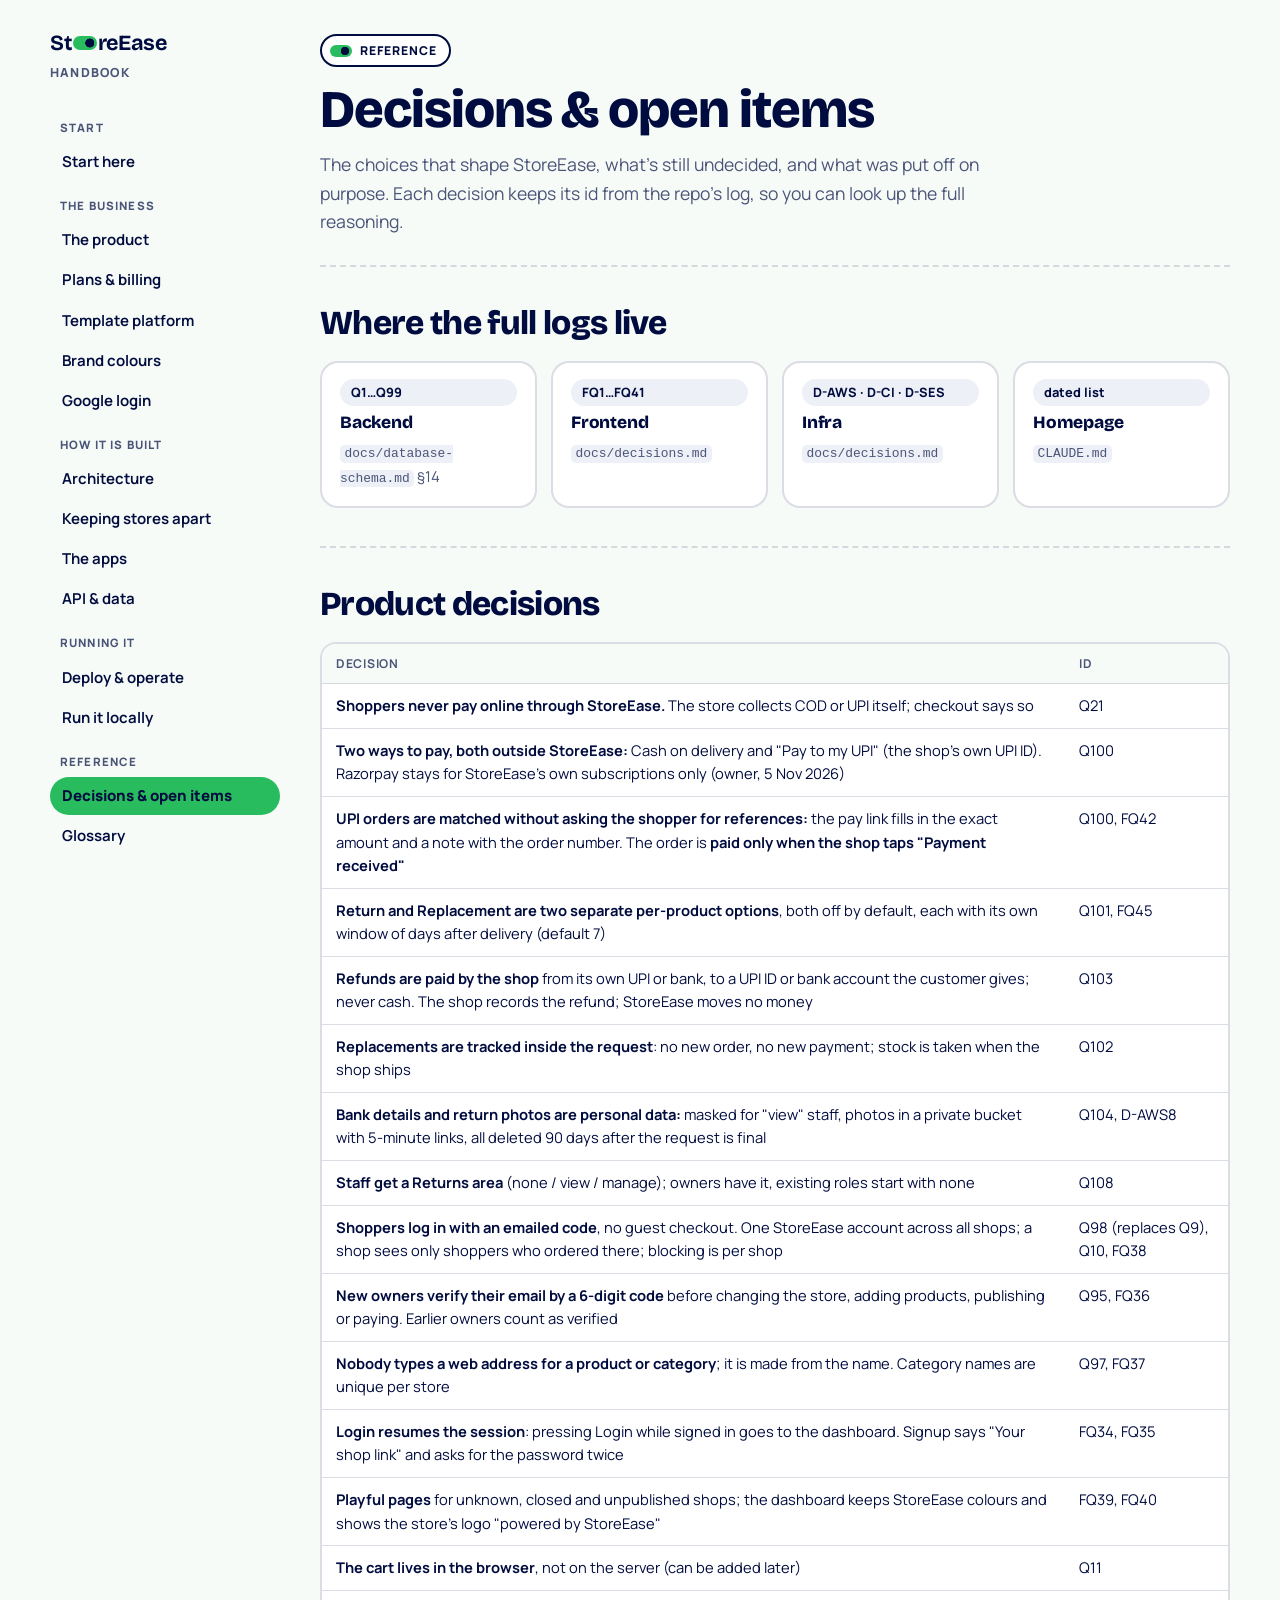
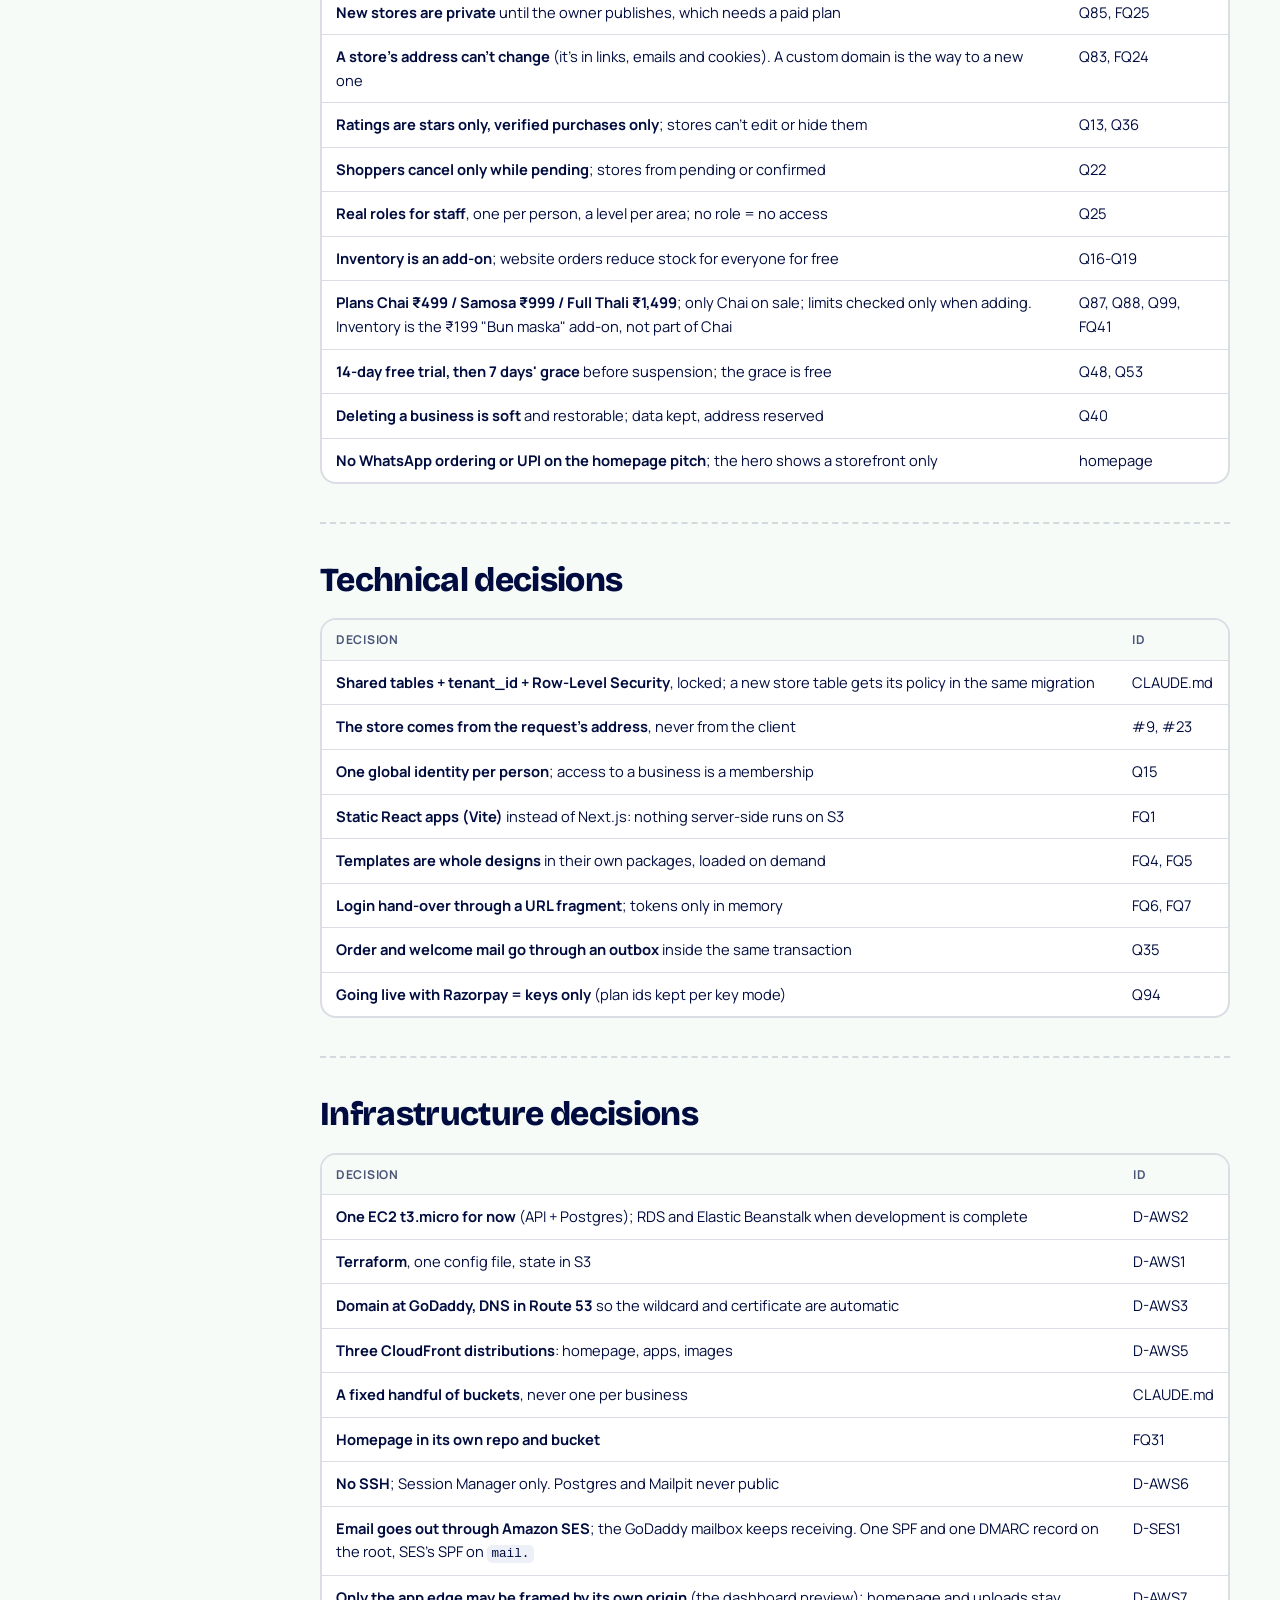
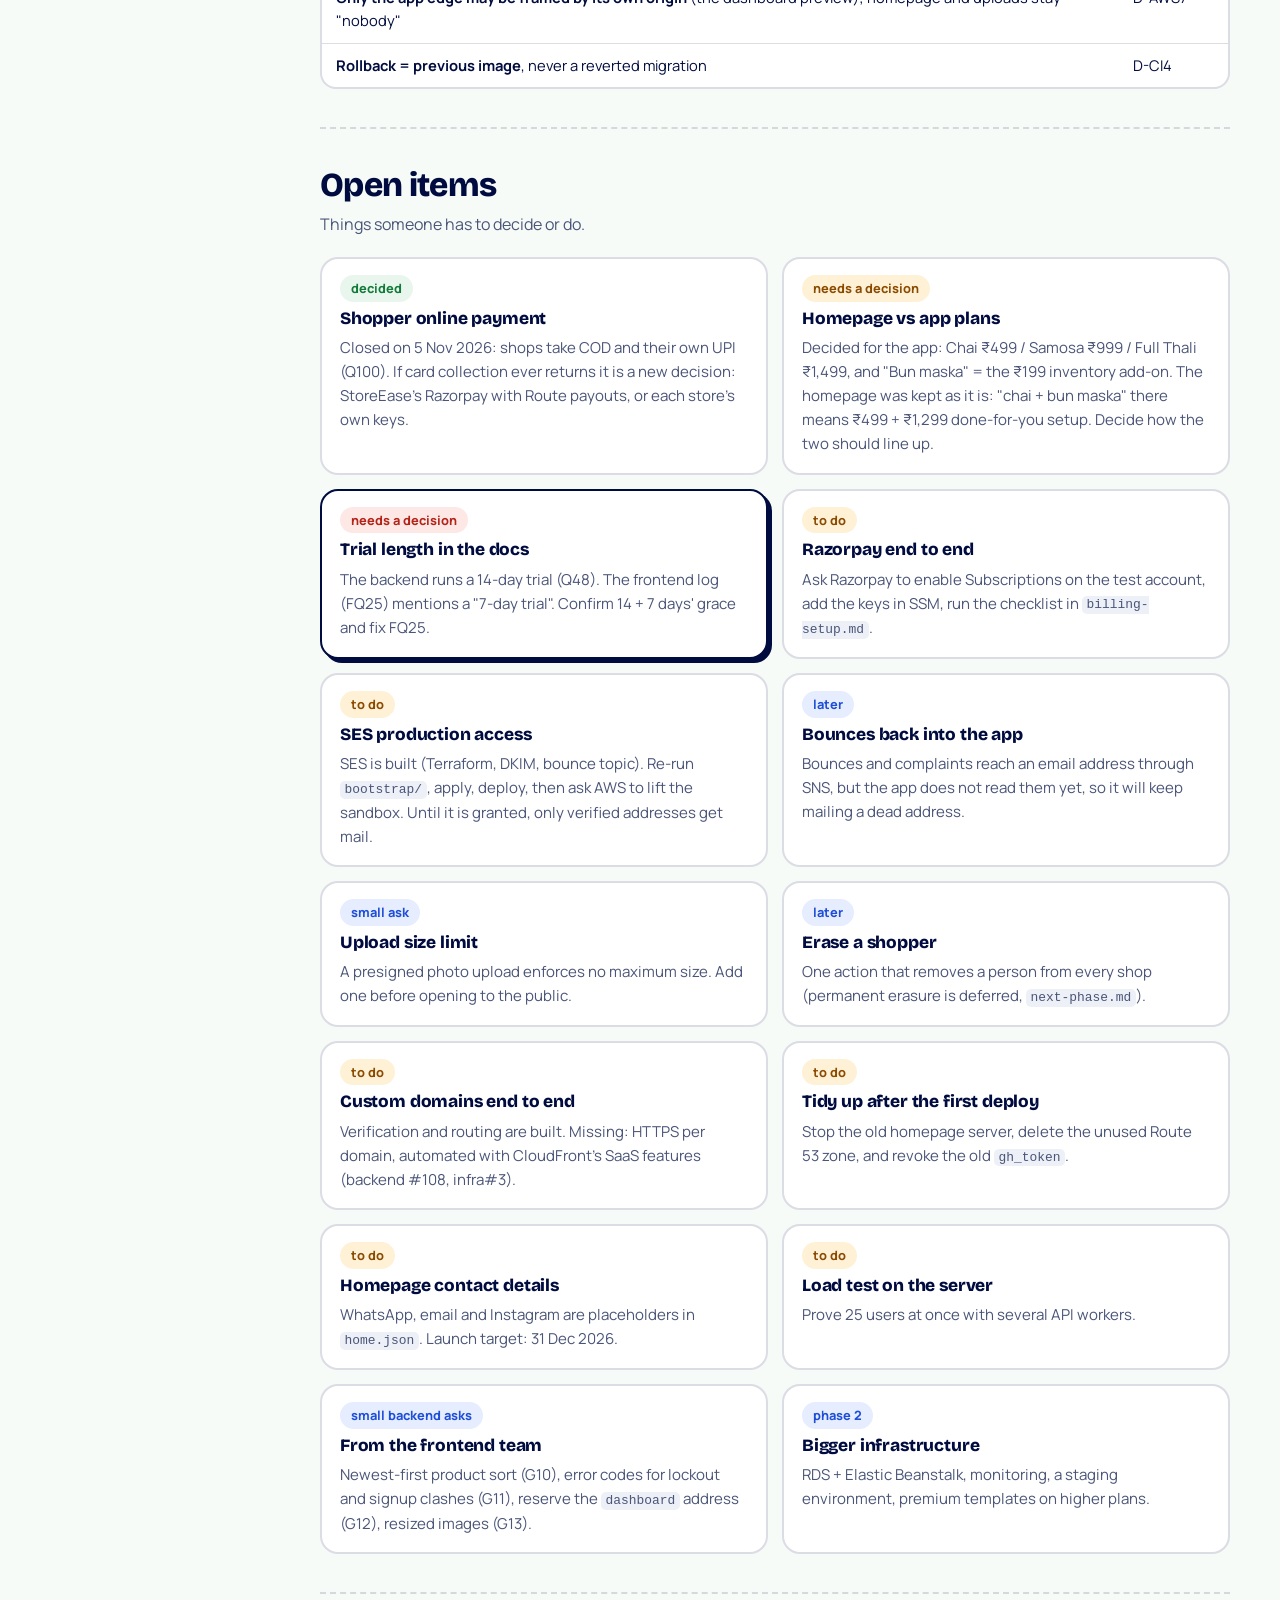
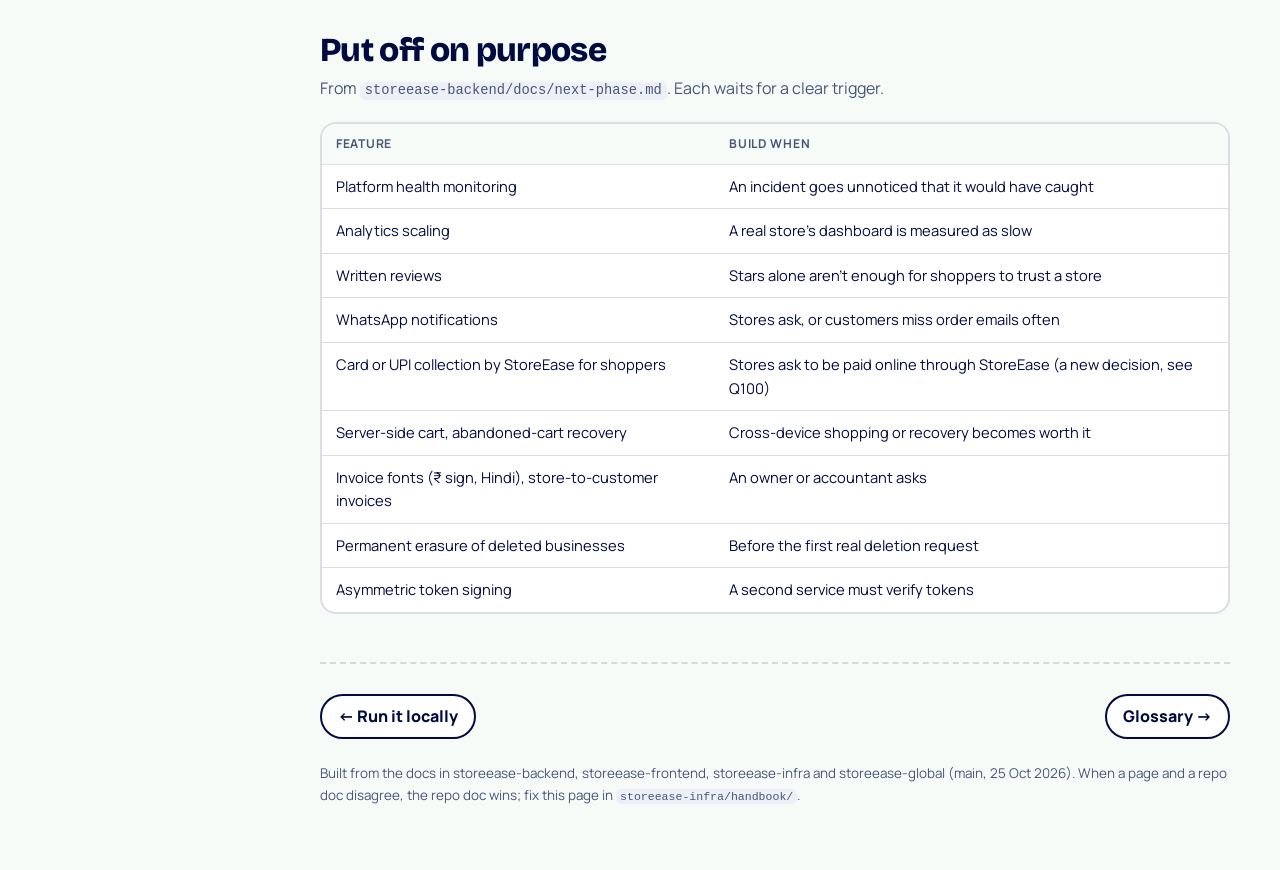
<file: decisions.html>
<!doctype html>
<html lang="en-IN">
<head>
<meta name="robots" content="noindex, nofollow">
<meta charset="utf-8">
<meta name="viewport" content="width=device-width, initial-scale=1, viewport-fit=cover">
<title>Decisions &amp; Open Items · StoreEase Handbook</title>
<meta name="claude:viewport-fit-sides" content="cover">
<link rel="preconnect" href="https://fonts.googleapis.com"><link rel="stylesheet" href="https://fonts.googleapis.com/css2?family=Bricolage+Grotesque:opsz,wght@12..96,800&family=Manrope:wght@400;500;600;700;800&family=Caveat:wght@700&display=swap">
<link rel="stylesheet" href="assets/handbook.css">
</head>
<body>
<div class="frame">
<aside class="side">
<a class="brand" href="index.html"><b>St<i></i>reEase</b><span>Handbook</span></a>
<nav class="nav" aria-label="Handbook pages">
<div class="grp">Start</div>
<a href="index.html">Start here</a>
<div class="grp">The business</div>
<a href="product.html">The product</a>
<a href="pricing.html">Plans & billing</a>
<a href="template-platform.html">Template platform</a>
<a href="brand-colours.html">Brand colours</a>
<a href="google-login.html">Google login</a>
<div class="grp">How it is built</div>
<a href="architecture.html">Architecture</a>
<a href="tenancy.html">Keeping stores apart</a>
<a href="apps.html">The apps</a>
<a href="backend.html">API & data</a>
<div class="grp">Running it</div>
<a href="deploy.html">Deploy & operate</a>
<a href="local.html">Run it locally</a>
<div class="grp">Reference</div>
<a href="decisions.html" aria-current="page">Decisions & open items</a>
<a href="glossary.html">Glossary</a>
</nav>
</aside>
<main>
<header class="top">
  <span class="eyebrow">Reference</span>
  <h1>Decisions &amp; open items</h1>
  <p class="lead">The choices that shape StoreEase, what's still undecided, and what was put off on purpose. Each decision keeps its id from the repo's log, so you can look up the full reasoning.</p>
</header>

<section>
  <div class="sec-head"><h2>Where the full logs live</h2></div>
  <div class="grid g4">
    <div class="card"><span class="chip">Q1…Q99</span><h3>Backend</h3><p><code>docs/database-schema.md</code> §14</p></div>
    <div class="card"><span class="chip">FQ1…FQ41</span><h3>Frontend</h3><p><code>docs/decisions.md</code></p></div>
    <div class="card"><span class="chip">D-AWS · D-CI · D-SES</span><h3>Infra</h3><p><code>docs/decisions.md</code></p></div>
    <div class="card"><span class="chip">dated list</span><h3>Homepage</h3><p><code>CLAUDE.md</code></p></div>
  </div>
</section>

<section>
  <div class="sec-head"><h2>Product decisions</h2></div>
  <div class="tbl"><table>
    <thead><tr><th>Decision</th><th>Id</th></tr></thead>
    <tbody>
      <tr><td><b>Shoppers never pay online through StoreEase.</b> The store collects COD or UPI itself; checkout says so</td><td>Q21</td></tr>
      <tr><td><b>Two ways to pay, both outside StoreEase:</b> Cash on delivery and "Pay to my UPI" (the shop's own UPI ID). Razorpay stays for StoreEase's own subscriptions only (owner, 5 Nov 2026)</td><td>Q100</td></tr>
      <tr><td><b>UPI orders are matched without asking the shopper for references:</b> the pay link fills in the exact amount and a note with the order number. The order is <b>paid only when the shop taps "Payment received"</b></td><td>Q100, FQ42</td></tr>
      <tr><td><b>Return and Replacement are two separate per-product options</b>, both off by default, each with its own window of days after delivery (default 7)</td><td>Q101, FQ45</td></tr>
      <tr><td><b>Refunds are paid by the shop</b> from its own UPI or bank, to a UPI ID or bank account the customer gives; never cash. The shop records the refund; StoreEase moves no money</td><td>Q103</td></tr>
      <tr><td><b>Replacements are tracked inside the request</b>: no new order, no new payment; stock is taken when the shop ships</td><td>Q102</td></tr>
      <tr><td><b>Bank details and return photos are personal data:</b> masked for "view" staff, photos in a private bucket with 5-minute links, all deleted 90 days after the request is final</td><td>Q104, D-AWS8</td></tr>
      <tr><td><b>Staff get a Returns area</b> (none / view / manage); owners have it, existing roles start with none</td><td>Q108</td></tr>
      <tr><td><b>Shoppers log in with an emailed code</b>, no guest checkout. One StoreEase account across all shops; a shop sees only shoppers who ordered there; blocking is per shop</td><td>Q98 (replaces Q9), Q10, FQ38</td></tr>
      <tr><td><b>New owners verify their email by a 6-digit code</b> before changing the store, adding products, publishing or paying. Earlier owners count as verified</td><td>Q95, FQ36</td></tr>
      <tr><td><b>Nobody types a web address for a product or category</b>; it is made from the name. Category names are unique per store</td><td>Q97, FQ37</td></tr>
      <tr><td><b>Login resumes the session</b>: pressing Login while signed in goes to the dashboard. Signup says "Your shop link" and asks for the password twice</td><td>FQ34, FQ35</td></tr>
      <tr><td><b>Playful pages</b> for unknown, closed and unpublished shops; the dashboard keeps StoreEase colours and shows the store's logo "powered by StoreEase"</td><td>FQ39, FQ40</td></tr>
      <tr><td><b>The cart lives in the browser</b>, not on the server (can be added later)</td><td>Q11</td></tr>
      <tr><td><b>New stores are private</b> until the owner publishes, which needs a paid plan</td><td>Q85, FQ25</td></tr>
      <tr><td><b>A store's address can't change</b> (it's in links, emails and cookies). A custom domain is the way to a new one</td><td>Q83, FQ24</td></tr>
      <tr><td><b>Ratings are stars only, verified purchases only</b>; stores can't edit or hide them</td><td>Q13, Q36</td></tr>
      <tr><td><b>Shoppers cancel only while pending</b>; stores from pending or confirmed</td><td>Q22</td></tr>
      <tr><td><b>Real roles for staff</b>, one per person, a level per area; no role = no access</td><td>Q25</td></tr>
      <tr><td><b>Inventory is an add-on</b>; website orders reduce stock for everyone for free</td><td>Q16-Q19</td></tr>
      <tr><td><b>Plans Chai ₹499 / Samosa ₹999 / Full Thali ₹1,499</b>; only Chai on sale; limits checked only when adding. Inventory is the ₹199 "Bun maska" add-on, not part of Chai</td><td>Q87, Q88, Q99, FQ41</td></tr>
      <tr><td><b>14-day free trial, then 7 days' grace</b> before suspension; the grace is free</td><td>Q48, Q53</td></tr>
      <tr><td><b>Deleting a business is soft</b> and restorable; data kept, address reserved</td><td>Q40</td></tr>
      <tr><td><b>No WhatsApp ordering or UPI on the homepage pitch</b>; the hero shows a storefront only</td><td>homepage</td></tr>
    </tbody></table></div>
</section>

<section>
  <div class="sec-head"><h2>Technical decisions</h2></div>
  <div class="tbl"><table>
    <thead><tr><th>Decision</th><th>Id</th></tr></thead>
    <tbody>
      <tr><td><b>Shared tables + tenant_id + Row-Level Security</b>, locked; a new store table gets its policy in the same migration</td><td>CLAUDE.md</td></tr>
      <tr><td><b>The store comes from the request's address</b>, never from the client</td><td>#9, #23</td></tr>
      <tr><td><b>One global identity per person</b>; access to a business is a membership</td><td>Q15</td></tr>
      <tr><td><b>Static React apps (Vite)</b> instead of Next.js: nothing server-side runs on S3</td><td>FQ1</td></tr>
      <tr><td><b>Templates are whole designs</b> in their own packages, loaded on demand</td><td>FQ4, FQ5</td></tr>
      <tr><td><b>Login hand-over through a URL fragment</b>; tokens only in memory</td><td>FQ6, FQ7</td></tr>
      <tr><td><b>Order and welcome mail go through an outbox</b> inside the same transaction</td><td>Q35</td></tr>
      <tr><td><b>Going live with Razorpay = keys only</b> (plan ids kept per key mode)</td><td>Q94</td></tr>
    </tbody></table></div>
</section>

<section>
  <div class="sec-head"><h2>Infrastructure decisions</h2></div>
  <div class="tbl"><table>
    <thead><tr><th>Decision</th><th>Id</th></tr></thead>
    <tbody>
      <tr><td><b>One EC2 t3.micro for now</b> (API + Postgres); RDS and Elastic Beanstalk when development is complete</td><td>D-AWS2</td></tr>
      <tr><td><b>Terraform</b>, one config file, state in S3</td><td>D-AWS1</td></tr>
      <tr><td><b>Domain at GoDaddy, DNS in Route 53</b> so the wildcard and certificate are automatic</td><td>D-AWS3</td></tr>
      <tr><td><b>Three CloudFront distributions</b>: homepage, apps, images</td><td>D-AWS5</td></tr>
      <tr><td><b>A fixed handful of buckets</b>, never one per business</td><td>CLAUDE.md</td></tr>
      <tr><td><b>Homepage in its own repo and bucket</b></td><td>FQ31</td></tr>
      <tr><td><b>No SSH</b>; Session Manager only. Postgres and Mailpit never public</td><td>D-AWS6</td></tr>
      <tr><td><b>Email goes out through Amazon SES</b>; the GoDaddy mailbox keeps receiving. One SPF and one DMARC record on the root, SES's SPF on <code>mail.</code></td><td>D-SES1</td></tr>
      <tr><td><b>Only the app edge may be framed by its own origin</b> (the dashboard preview); homepage and uploads stay "nobody"</td><td>D-AWS7</td></tr>
      <tr><td><b>Rollback = previous image</b>, never a reverted migration</td><td>D-CI4</td></tr>
    </tbody></table></div>
</section>

<section>
  <div class="sec-head"><h2>Open items</h2><p>Things someone has to decide or do.</p></div>
  <div class="grid g2">
    <div class="card"><span class="chip c-ok" style="justify-self:start">decided</span><h3>Shopper online payment</h3><p>Closed on 5 Nov 2026: shops take COD and their own UPI (Q100). If card collection ever returns it is a new decision: StoreEase's Razorpay with Route payouts, or each store's own keys.</p></div>
    <div class="card"><span class="chip c-warn" style="justify-self:start">needs a decision</span><h3>Homepage vs app plans</h3><p>Decided for the app: Chai ₹499 / Samosa ₹999 / Full Thali ₹1,499, and "Bun maska" = the ₹199 inventory add-on. The homepage was kept as it is: "chai + bun maska" there means ₹499 + ₹1,299 done-for-you setup. Decide how the two should line up.</p></div>
    <div class="card bold"><span class="chip c-bad" style="justify-self:start">needs a decision</span><h3>Trial length in the docs</h3><p>The backend runs a 14-day trial (Q48). The frontend log (FQ25) mentions a "7-day trial". Confirm 14 + 7 days' grace and fix FQ25.</p></div>
    <div class="card"><span class="chip c-warn" style="justify-self:start">to do</span><h3>Razorpay end to end</h3><p>Ask Razorpay to enable Subscriptions on the test account, add the keys in SSM, run the checklist in <code>billing-setup.md</code>.</p></div>
    <div class="card"><span class="chip c-warn" style="justify-self:start">to do</span><h3>SES production access</h3><p>SES is built (Terraform, DKIM, bounce topic). Re-run <code>bootstrap/</code>, apply, deploy, then ask AWS to lift the sandbox. Until it is granted, only verified addresses get mail.</p></div>
    <div class="card"><span class="chip c-info" style="justify-self:start">later</span><h3>Bounces back into the app</h3><p>Bounces and complaints reach an email address through SNS, but the app does not read them yet, so it will keep mailing a dead address.</p></div>
    <div class="card"><span class="chip c-info" style="justify-self:start">small ask</span><h3>Upload size limit</h3><p>A presigned photo upload enforces no maximum size. Add one before opening to the public.</p></div>
    <div class="card"><span class="chip c-info" style="justify-self:start">later</span><h3>Erase a shopper</h3><p>One action that removes a person from every shop (permanent erasure is deferred, <code>next-phase.md</code>).</p></div>
    <div class="card"><span class="chip c-warn" style="justify-self:start">to do</span><h3>Custom domains end to end</h3><p>Verification and routing are built. Missing: HTTPS per domain, automated with CloudFront's SaaS features (backend #108, infra#3).</p></div>
    <div class="card"><span class="chip c-warn" style="justify-self:start">to do</span><h3>Tidy up after the first deploy</h3><p>Stop the old homepage server, delete the unused Route 53 zone, and revoke the old <code>gh_token</code>.</p></div>
    <div class="card"><span class="chip c-warn" style="justify-self:start">to do</span><h3>Homepage contact details</h3><p>WhatsApp, email and Instagram are placeholders in <code>home.json</code>. Launch target: 31 Dec 2026.</p></div>
    <div class="card"><span class="chip c-warn" style="justify-self:start">to do</span><h3>Load test on the server</h3><p>Prove 25 users at once with several API workers.</p></div>
    <div class="card"><span class="chip c-info" style="justify-self:start">small backend asks</span><h3>From the frontend team</h3><p>Newest-first product sort (G10), error codes for lockout and signup clashes (G11), reserve the <code>dashboard</code> address (G12), resized images (G13).</p></div>
    <div class="card"><span class="chip c-info" style="justify-self:start">phase 2</span><h3>Bigger infrastructure</h3><p>RDS + Elastic Beanstalk, monitoring, a staging environment, premium templates on higher plans.</p></div>
  </div>
</section>

<section>
  <div class="sec-head"><h2>Put off on purpose</h2><p>From <code>storeease-backend/docs/next-phase.md</code>. Each waits for a clear trigger.</p></div>
  <div class="tbl"><table>
    <thead><tr><th>Feature</th><th>Build when</th></tr></thead>
    <tbody>
      <tr><td>Platform health monitoring</td><td>An incident goes unnoticed that it would have caught</td></tr>
      <tr><td>Analytics scaling</td><td>A real store's dashboard is measured as slow</td></tr>
      <tr><td>Written reviews</td><td>Stars alone aren't enough for shoppers to trust a store</td></tr>
      <tr><td>WhatsApp notifications</td><td>Stores ask, or customers miss order emails often</td></tr>
      <tr><td>Card or UPI collection by StoreEase for shoppers</td><td>Stores ask to be paid online through StoreEase (a new decision, see Q100)</td></tr>
      <tr><td>Server-side cart, abandoned-cart recovery</td><td>Cross-device shopping or recovery becomes worth it</td></tr>
      <tr><td>Invoice fonts (₹ sign, Hindi), store-to-customer invoices</td><td>An owner or accountant asks</td></tr>
      <tr><td>Permanent erasure of deleted businesses</td><td>Before the first real deletion request</td></tr>
      <tr><td>Asymmetric token signing</td><td>A second service must verify tokens</td></tr>
    </tbody></table></div>
</section>

<nav class="pager" aria-label="Next and previous page"><a href="local.html">← Run it locally</a><a href="glossary.html">Glossary →</a></nav>
<footer class="foot">Built from the docs in storeease-backend, storeease-frontend, storeease-infra and storeease-global (main, 25 Oct 2026). When a page and a repo doc disagree, the repo doc wins; fix this page in <code>storeease-infra/handbook/</code>.</footer>
</main>
</div>
</body>
</html>
</file>
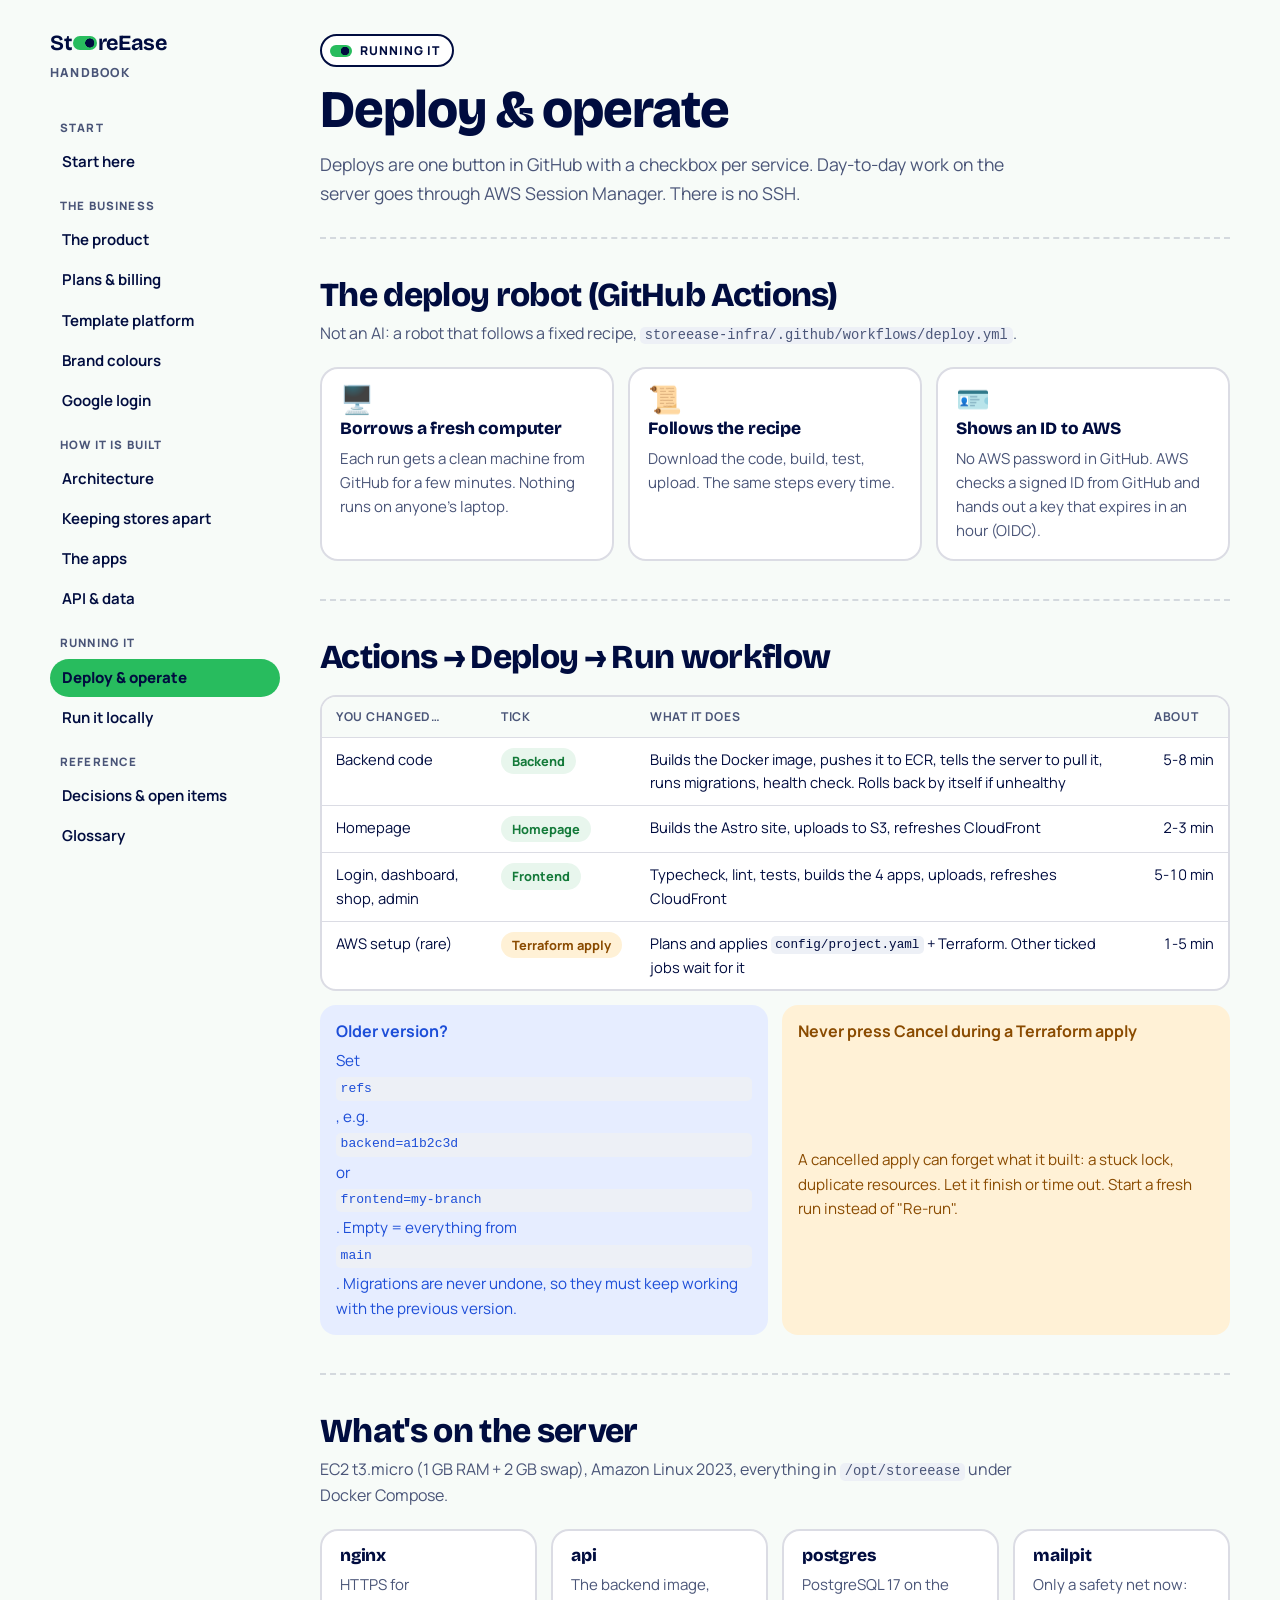
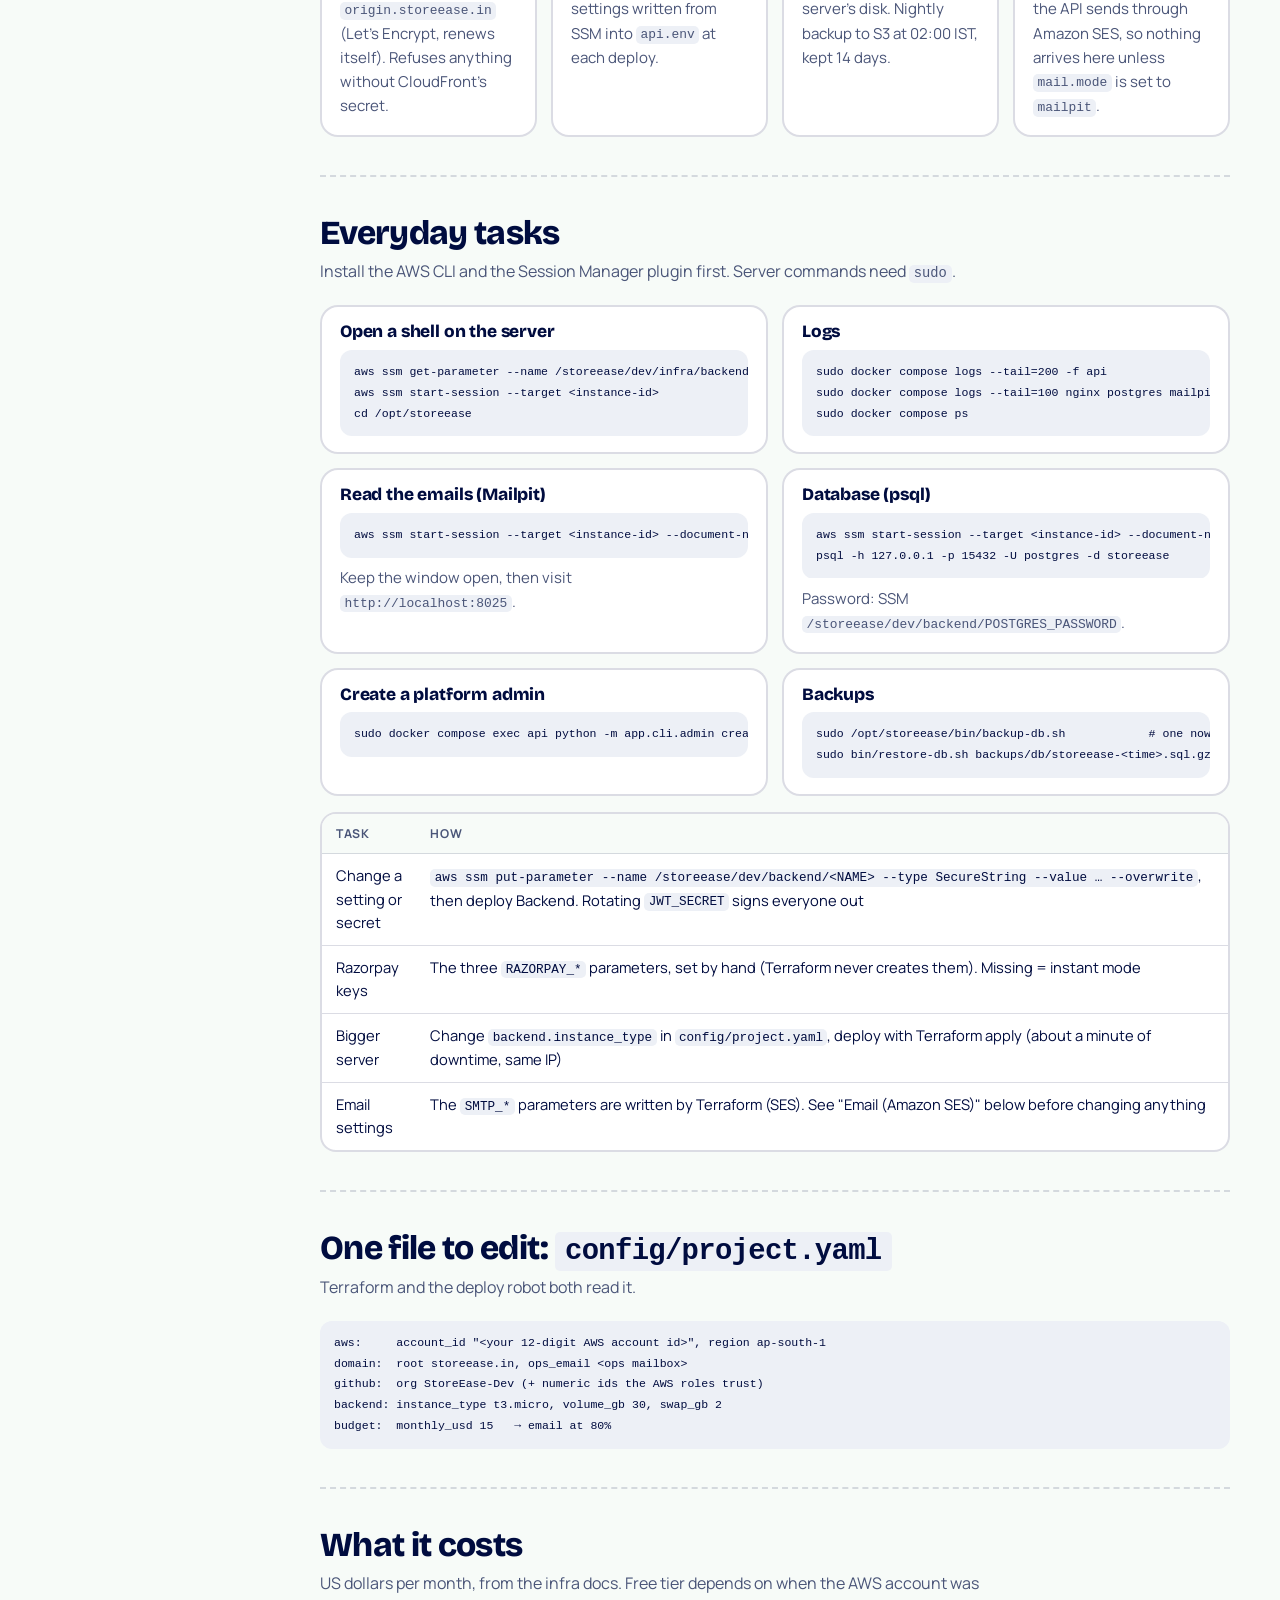
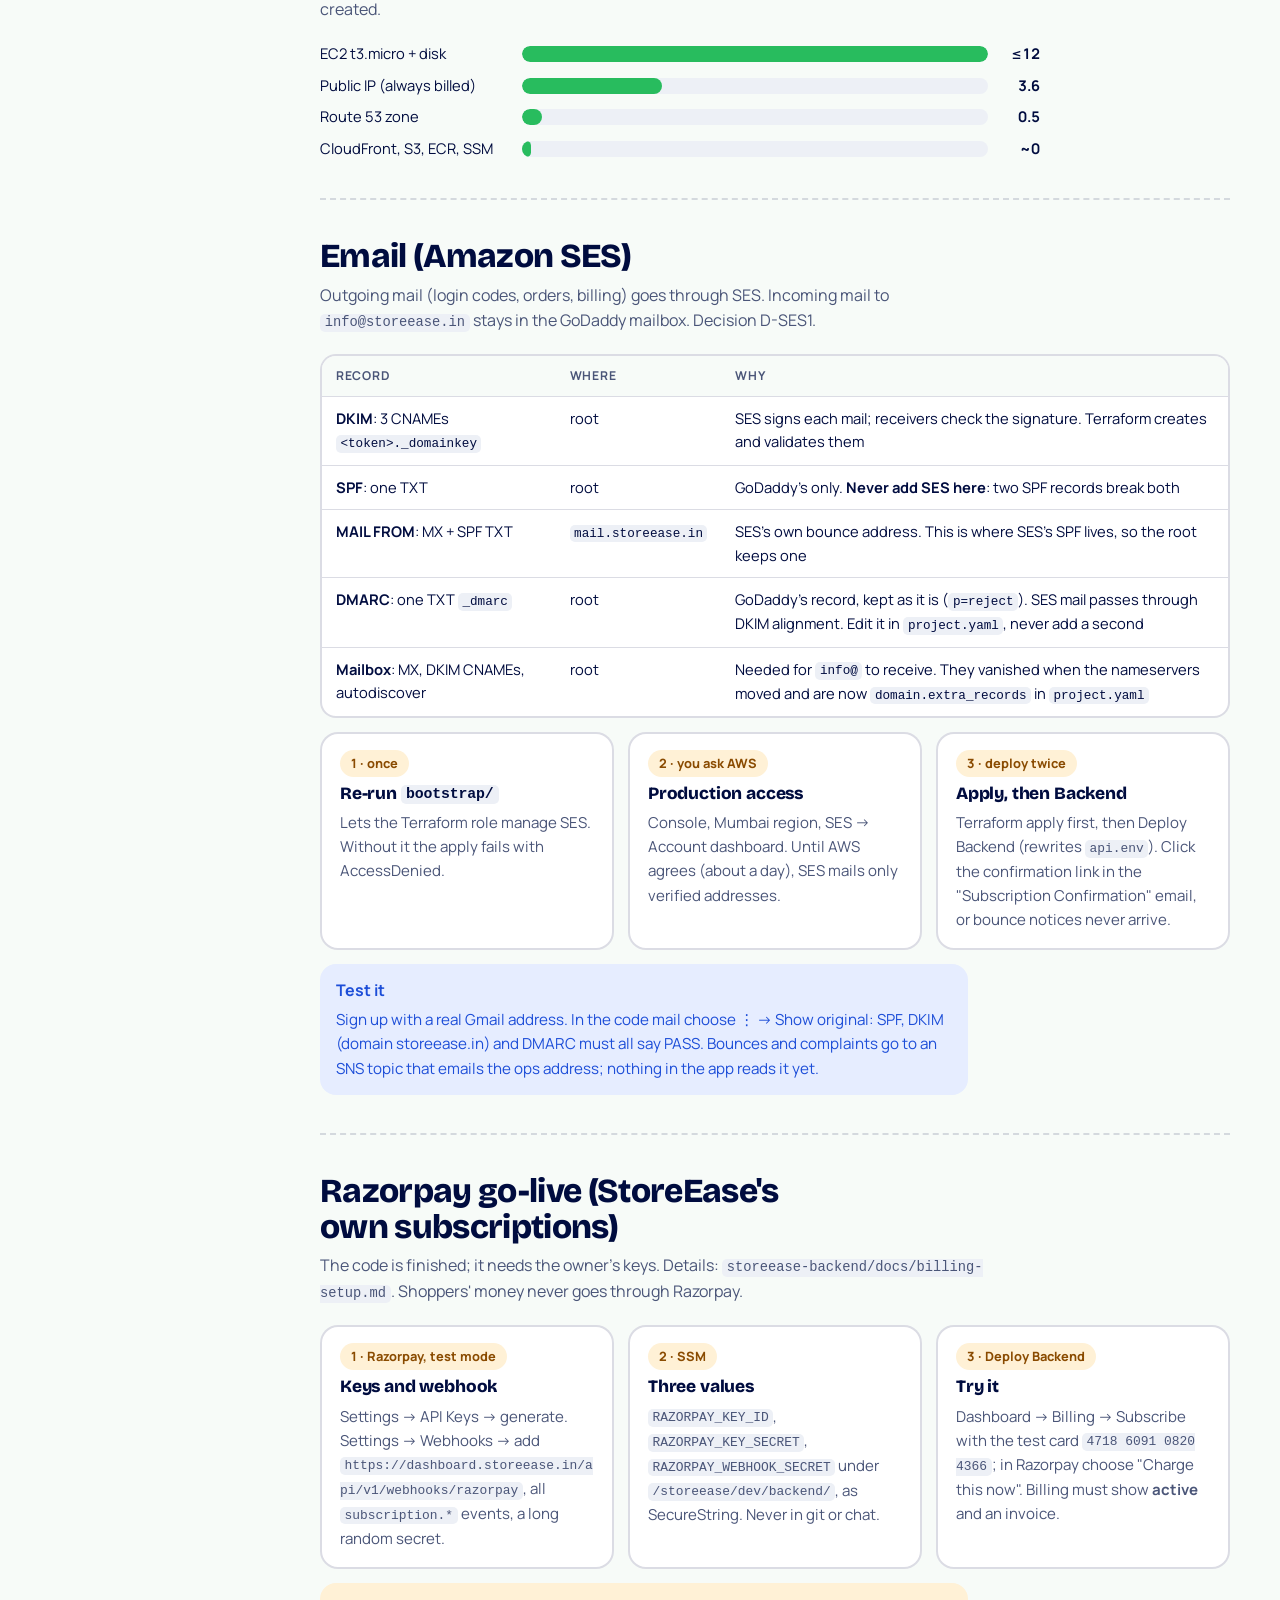
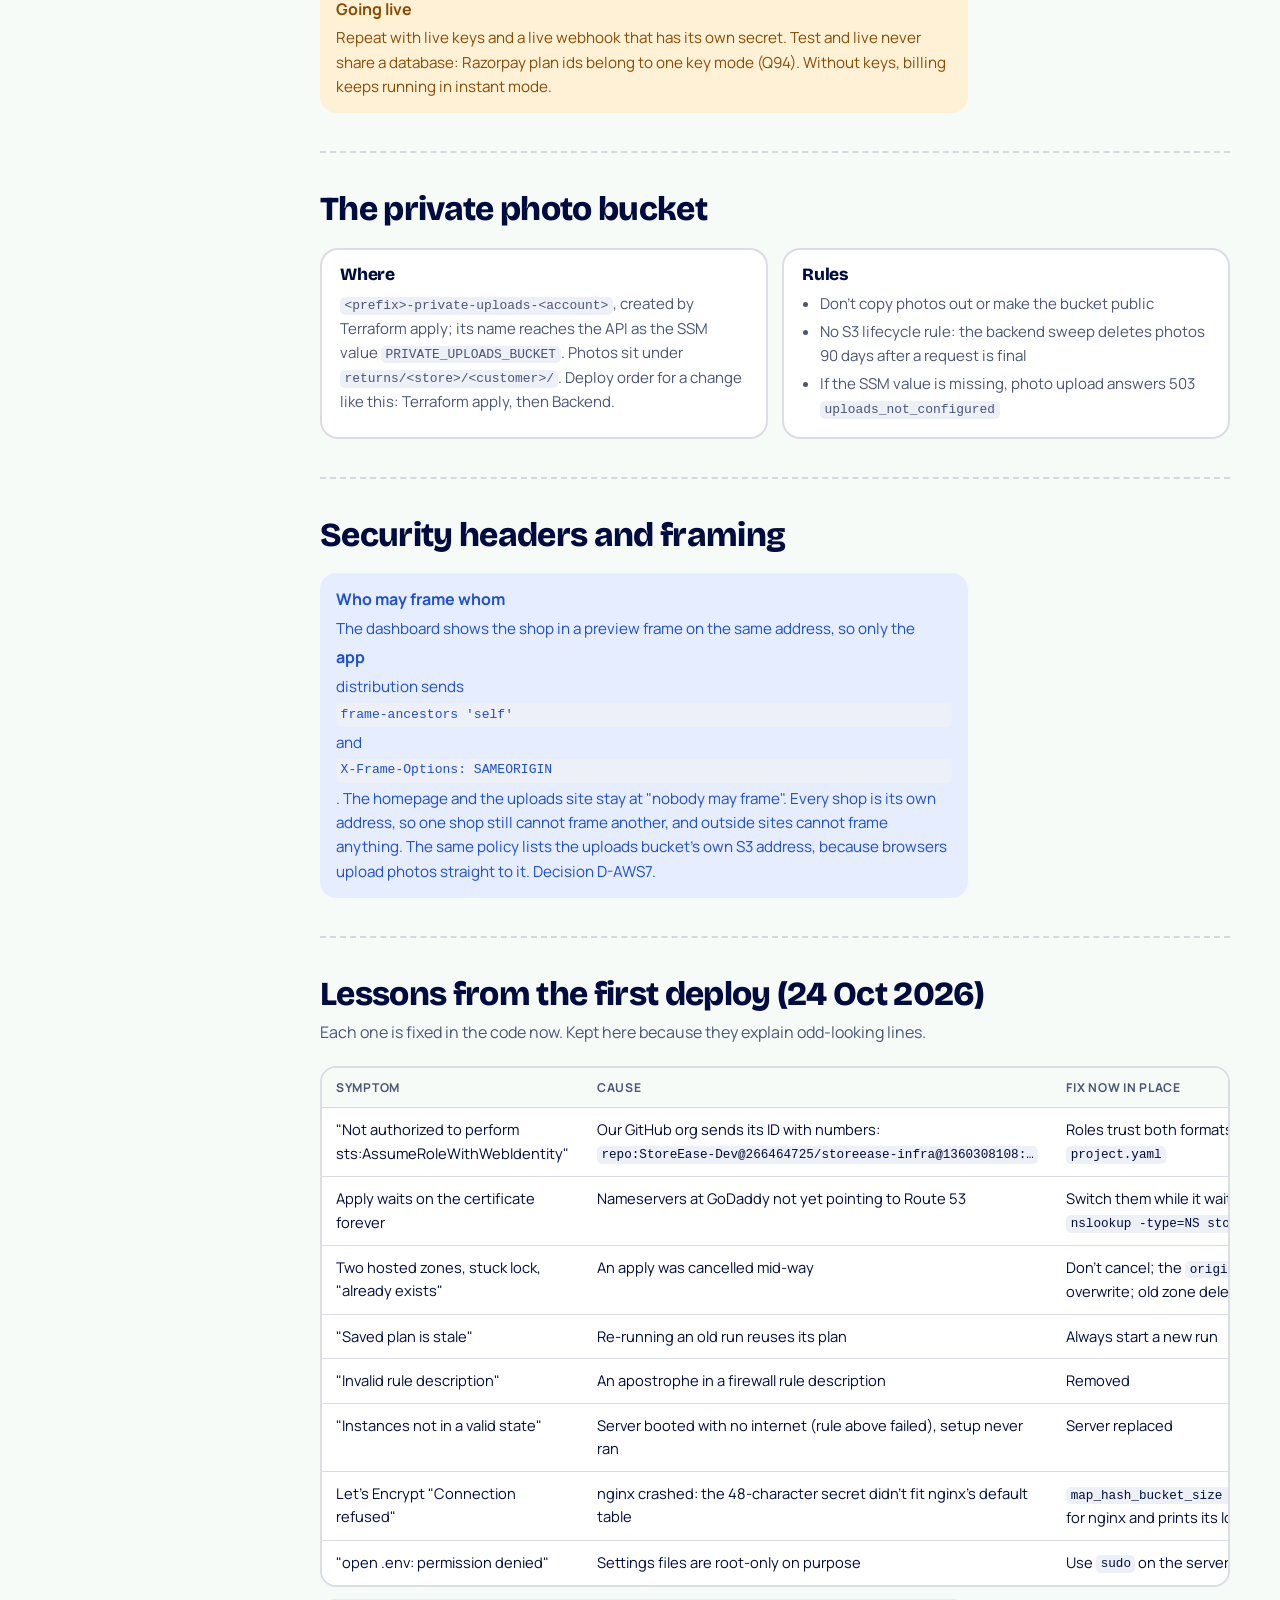
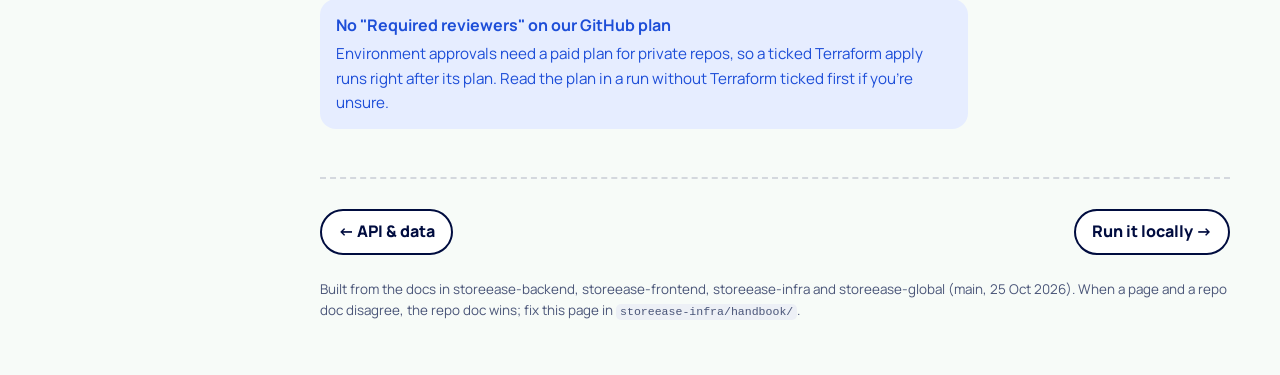
<file: deploy.html>
<!doctype html>
<html lang="en-IN">
<head>
<meta name="robots" content="noindex, nofollow">
<meta charset="utf-8">
<meta name="viewport" content="width=device-width, initial-scale=1, viewport-fit=cover">
<title>Deploy &amp; Operate · StoreEase Handbook</title>
<meta name="claude:viewport-fit-sides" content="cover">
<link rel="preconnect" href="https://fonts.googleapis.com"><link rel="stylesheet" href="https://fonts.googleapis.com/css2?family=Bricolage+Grotesque:opsz,wght@12..96,800&family=Manrope:wght@400;500;600;700;800&family=Caveat:wght@700&display=swap">
<link rel="stylesheet" href="assets/handbook.css">
</head>
<body>
<div class="frame">
<aside class="side">
<a class="brand" href="index.html"><b>St<i></i>reEase</b><span>Handbook</span></a>
<nav class="nav" aria-label="Handbook pages">
<div class="grp">Start</div>
<a href="index.html">Start here</a>
<div class="grp">The business</div>
<a href="product.html">The product</a>
<a href="pricing.html">Plans & billing</a>
<a href="template-platform.html">Template platform</a>
<a href="brand-colours.html">Brand colours</a>
<a href="google-login.html">Google login</a>
<div class="grp">How it is built</div>
<a href="architecture.html">Architecture</a>
<a href="tenancy.html">Keeping stores apart</a>
<a href="apps.html">The apps</a>
<a href="backend.html">API & data</a>
<div class="grp">Running it</div>
<a href="deploy.html" aria-current="page">Deploy & operate</a>
<a href="local.html">Run it locally</a>
<div class="grp">Reference</div>
<a href="decisions.html">Decisions & open items</a>
<a href="glossary.html">Glossary</a>
</nav>
</aside>
<main>
<header class="top">
  <span class="eyebrow">Running it</span>
  <h1>Deploy &amp; operate</h1>
  <p class="lead">Deploys are one button in GitHub with a checkbox per service. Day-to-day work on the server goes through AWS Session Manager. There is no SSH.</p>
</header>

<section>
  <div class="sec-head"><h2>The deploy robot (GitHub Actions)</h2><p>Not an AI: a robot that follows a fixed recipe, <code>storeease-infra/.github/workflows/deploy.yml</code>.</p></div>
  <div class="grid g3">
    <div class="card"><span class="ic">🖥️</span><h3>Borrows a fresh computer</h3><p>Each run gets a clean machine from GitHub for a few minutes. Nothing runs on anyone's laptop.</p></div>
    <div class="card"><span class="ic">📜</span><h3>Follows the recipe</h3><p>Download the code, build, test, upload. The same steps every time.</p></div>
    <div class="card"><span class="ic">🪪</span><h3>Shows an ID to AWS</h3><p>No AWS password in GitHub. AWS checks a signed ID from GitHub and hands out a key that expires in an hour (OIDC).</p></div>
  </div>
</section>

<section>
  <div class="sec-head"><h2>Actions → Deploy → Run workflow</h2></div>
  <div class="tbl"><table>
    <thead><tr><th>You changed…</th><th>Tick</th><th>What it does</th><th class="num">About</th></tr></thead>
    <tbody>
      <tr><td>Backend code</td><td><span class="chip c-ok">Backend</span></td><td>Builds the Docker image, pushes it to ECR, tells the server to pull it, runs migrations, health check. Rolls back by itself if unhealthy</td><td class="num">5-8 min</td></tr>
      <tr><td>Homepage</td><td><span class="chip c-ok">Homepage</span></td><td>Builds the Astro site, uploads to S3, refreshes CloudFront</td><td class="num">2-3 min</td></tr>
      <tr><td>Login, dashboard, shop, admin</td><td><span class="chip c-ok">Frontend</span></td><td>Typecheck, lint, tests, builds the 4 apps, uploads, refreshes CloudFront</td><td class="num">5-10 min</td></tr>
      <tr><td>AWS setup (rare)</td><td><span class="chip c-warn">Terraform apply</span></td><td>Plans and applies <code>config/project.yaml</code> + Terraform. Other ticked jobs wait for it</td><td class="num">1-5 min</td></tr>
    </tbody></table></div>
  <div class="grid g2" style="margin-top:14px">
    <div class="callout info"><b>Older version?</b>Set <code>refs</code>, e.g. <code>backend=a1b2c3d</code> or <code>frontend=my-branch</code>. Empty = everything from <code>main</code>. Migrations are never undone, so they must keep working with the previous version.</div>
    <div class="callout warn"><b>Never press Cancel during a Terraform apply</b>A cancelled apply can forget what it built: a stuck lock, duplicate resources. Let it finish or time out. Start a fresh run instead of "Re-run".</div>
  </div>
</section>

<section>
  <div class="sec-head"><h2>What's on the server</h2><p>EC2 t3.micro (1 GB RAM + 2 GB swap), Amazon Linux 2023, everything in <code>/opt/storeease</code> under Docker Compose.</p></div>
  <div class="grid g4">
    <div class="card"><h3>nginx</h3><p>HTTPS for <code>origin.storeease.in</code> (Let's Encrypt, renews itself). Refuses anything without CloudFront's secret.</p></div>
    <div class="card"><h3>api</h3><p>The backend image, settings written from SSM into <code>api.env</code> at each deploy.</p></div>
    <div class="card"><h3>postgres</h3><p>PostgreSQL 17 on the server's disk. Nightly backup to S3 at 02:00 IST, kept 14 days.</p></div>
    <div class="card"><h3>mailpit</h3><p>Only a safety net now: the API sends through Amazon SES, so nothing arrives here unless <code>mail.mode</code> is set to <code>mailpit</code>.</p></div>
  </div>
</section>

<section>
  <div class="sec-head"><h2>Everyday tasks</h2><p>Install the AWS CLI and the Session Manager plugin first. Server commands need <code>sudo</code>.</p></div>
  <div class="grid g2">
    <div class="card"><h3>Open a shell on the server</h3><pre><code>aws ssm get-parameter --name /storeease/dev/infra/backend_instance_id --query Parameter.Value --output text
aws ssm start-session --target &lt;instance-id&gt;
cd /opt/storeease</code></pre></div>
    <div class="card"><h3>Logs</h3><pre><code>sudo docker compose logs --tail=200 -f api
sudo docker compose logs --tail=100 nginx postgres mailpit
sudo docker compose ps</code></pre></div>
    <div class="card"><h3>Read the emails (Mailpit)</h3><pre><code>aws ssm start-session --target &lt;instance-id&gt; --document-name AWS-StartPortForwardingSession --parameters '{"portNumber":["8025"],"localPortNumber":["8025"]}'</code></pre><p>Keep the window open, then visit <code>http://localhost:8025</code>.</p></div>
    <div class="card"><h3>Database (psql)</h3><pre><code>aws ssm start-session --target &lt;instance-id&gt; --document-name AWS-StartPortForwardingSession --parameters '{"portNumber":["5432"],"localPortNumber":["15432"]}'
psql -h 127.0.0.1 -p 15432 -U postgres -d storeease</code></pre><p>Password: SSM <code>/storeease/dev/backend/POSTGRES_PASSWORD</code>.</p></div>
    <div class="card"><h3>Create a platform admin</h3><pre><code>sudo docker compose exec api python -m app.cli.admin create --email you@example.com --name "Your Name"</code></pre></div>
    <div class="card"><h3>Backups</h3><pre><code>sudo /opt/storeease/bin/backup-db.sh            # one now
sudo bin/restore-db.sh backups/db/storeease-&lt;time&gt;.sql.gz   # replaces live DB</code></pre></div>
  </div>
  <div class="tbl" style="margin-top:16px"><table>
    <thead><tr><th>Task</th><th>How</th></tr></thead>
    <tbody>
      <tr><td>Change a setting or secret</td><td><code>aws ssm put-parameter --name /storeease/dev/backend/&lt;NAME&gt; --type SecureString --value … --overwrite</code>, then deploy Backend. Rotating <code>JWT_SECRET</code> signs everyone out</td></tr>
      <tr><td>Razorpay keys</td><td>The three <code>RAZORPAY_*</code> parameters, set by hand (Terraform never creates them). Missing = instant mode</td></tr>
      <tr><td>Bigger server</td><td>Change <code>backend.instance_type</code> in <code>config/project.yaml</code>, deploy with Terraform apply (about a minute of downtime, same IP)</td></tr>
      <tr><td>Email settings</td><td>The <code>SMTP_*</code> parameters are written by Terraform (SES). See "Email (Amazon SES)" below before changing anything</td></tr>
    </tbody></table></div>
</section>

<section>
  <div class="sec-head"><h2>One file to edit: <code>config/project.yaml</code></h2><p>Terraform and the deploy robot both read it.</p></div>
  <pre><code>aws:     account_id "&lt;your 12-digit AWS account id&gt;", region ap-south-1
domain:  root storeease.in, ops_email &lt;ops mailbox&gt;
github:  org StoreEase-Dev (+ numeric ids the AWS roles trust)
backend: instance_type t3.micro, volume_gb 30, swap_gb 2
budget:  monthly_usd 15   → email at 80%</code></pre>
</section>

<section>
  <div class="sec-head"><h2>What it costs</h2><p>US dollars per month, from the infra docs. Free tier depends on when the AWS account was created.</p></div>
  <div class="bars" role="list">
    <div class="bar" role="listitem"><span>EC2 t3.micro + disk</span><div class="t"><i style="width:100%"></i></div><b>≤12</b></div>
    <div class="bar" role="listitem"><span>Public IP (always billed)</span><div class="t"><i style="width:30%"></i></div><b>3.6</b></div>
    <div class="bar" role="listitem"><span>Route 53 zone</span><div class="t"><i style="width:4.2%"></i></div><b>0.5</b></div>
    <div class="bar" role="listitem"><span>CloudFront, S3, ECR, SSM</span><div class="t"><i style="width:2%"></i></div><b>~0</b></div>
  </div>
</section>

<section>
  <div class="sec-head"><h2>Email (Amazon SES)</h2><p>Outgoing mail (login codes, orders, billing) goes through SES. Incoming mail to <code>info@storeease.in</code> stays in the GoDaddy mailbox. Decision D-SES1.</p></div>
  <div class="tbl"><table>
    <thead><tr><th>Record</th><th>Where</th><th>Why</th></tr></thead>
    <tbody>
      <tr><td><b>DKIM</b>: 3 CNAMEs <code>&lt;token&gt;._domainkey</code></td><td>root</td><td>SES signs each mail; receivers check the signature. Terraform creates and validates them</td></tr>
      <tr><td><b>SPF</b>: one TXT</td><td>root</td><td>GoDaddy's only. <b>Never add SES here</b>: two SPF records break both</td></tr>
      <tr><td><b>MAIL FROM</b>: MX + SPF TXT</td><td><code>mail.storeease.in</code></td><td>SES's own bounce address. This is where SES's SPF lives, so the root keeps one</td></tr>
      <tr><td><b>DMARC</b>: one TXT <code>_dmarc</code></td><td>root</td><td>GoDaddy's record, kept as it is (<code>p=reject</code>). SES mail passes through DKIM alignment. Edit it in <code>project.yaml</code>, never add a second</td></tr>
      <tr><td><b>Mailbox</b>: MX, DKIM CNAMEs, autodiscover</td><td>root</td><td>Needed for <code>info@</code> to receive. They vanished when the nameservers moved and are now <code>domain.extra_records</code> in <code>project.yaml</code></td></tr>
    </tbody></table></div>
  <div class="grid g3" style="margin-top:14px">
    <div class="card"><span class="chip c-warn" style="justify-self:start">1 · once</span><h3>Re-run <code>bootstrap/</code></h3><p>Lets the Terraform role manage SES. Without it the apply fails with AccessDenied.</p></div>
    <div class="card"><span class="chip c-warn" style="justify-self:start">2 · you ask AWS</span><h3>Production access</h3><p>Console, Mumbai region, SES &rarr; Account dashboard. Until AWS agrees (about a day), SES mails only verified addresses.</p></div>
    <div class="card"><span class="chip c-warn" style="justify-self:start">3 · deploy twice</span><h3>Apply, then Backend</h3><p>Terraform apply first, then Deploy Backend (rewrites <code>api.env</code>). Click the confirmation link in the "Subscription Confirmation" email, or bounce notices never arrive.</p></div>
  </div>
  <div class="callout info" style="margin-top:14px"><b>Test it</b>Sign up with a real Gmail address. In the code mail choose &#8942; &rarr; Show original: SPF, DKIM (domain storeease.in) and DMARC must all say PASS. Bounces and complaints go to an SNS topic that emails the ops address; nothing in the app reads it yet.</div>
</section>

<section>
  <div class="sec-head"><h2>Razorpay go-live (StoreEase's own subscriptions)</h2><p>The code is finished; it needs the owner's keys. Details: <code>storeease-backend/docs/billing-setup.md</code>. Shoppers' money never goes through Razorpay.</p></div>
  <div class="grid g3">
    <div class="card"><span class="chip c-warn" style="justify-self:start">1 · Razorpay, test mode</span><h3>Keys and webhook</h3><p>Settings &rarr; API Keys &rarr; generate. Settings &rarr; Webhooks &rarr; add <code>https://dashboard.storeease.in/api/v1/webhooks/razorpay</code>, all <code>subscription.*</code> events, a long random secret.</p></div>
    <div class="card"><span class="chip c-warn" style="justify-self:start">2 · SSM</span><h3>Three values</h3><p><code>RAZORPAY_KEY_ID</code>, <code>RAZORPAY_KEY_SECRET</code>, <code>RAZORPAY_WEBHOOK_SECRET</code> under <code>/storeease/dev/backend/</code>, as SecureString. Never in git or chat.</p></div>
    <div class="card"><span class="chip c-warn" style="justify-self:start">3 · Deploy Backend</span><h3>Try it</h3><p>Dashboard &rarr; Billing &rarr; Subscribe with the test card <code>4718 6091 0820 4366</code>; in Razorpay choose "Charge this now". Billing must show <b>active</b> and an invoice.</p></div>
  </div>
  <div class="callout warn" style="margin-top:14px"><b>Going live</b>Repeat with live keys and a live webhook that has its own secret. Test and live never share a database: Razorpay plan ids belong to one key mode (Q94). Without keys, billing keeps running in instant mode.</div>
</section>

<section>
  <div class="sec-head"><h2>The private photo bucket</h2></div>
  <div class="grid g2">
    <div class="card"><h3>Where</h3><p><code>&lt;prefix&gt;-private-uploads-&lt;account&gt;</code>, created by Terraform apply; its name reaches the API as the SSM value <code>PRIVATE_UPLOADS_BUCKET</code>. Photos sit under <code>returns/&lt;store&gt;/&lt;customer&gt;/</code>. Deploy order for a change like this: Terraform apply, then Backend.</p></div>
    <div class="card"><h3>Rules</h3><ul><li>Don't copy photos out or make the bucket public</li><li>No S3 lifecycle rule: the backend sweep deletes photos 90 days after a request is final</li><li>If the SSM value is missing, photo upload answers 503 <code>uploads_not_configured</code></li></ul></div>
  </div>
</section>

<section>
  <div class="sec-head"><h2>Security headers and framing</h2></div>
  <div class="callout info"><b>Who may frame whom</b>The dashboard shows the shop in a preview frame on the same address, so only the <b>app</b> distribution sends <code>frame-ancestors 'self'</code> and <code>X-Frame-Options: SAMEORIGIN</code>. The homepage and the uploads site stay at "nobody may frame". Every shop is its own address, so one shop still cannot frame another, and outside sites cannot frame anything. The same policy lists the uploads bucket's own S3 address, because browsers upload photos straight to it. Decision D-AWS7.</div>
</section>

<section>
  <div class="sec-head"><h2>Lessons from the first deploy (24 Oct 2026)</h2><p>Each one is fixed in the code now. Kept here because they explain odd-looking lines.</p></div>
  <div class="tbl"><table>
    <thead><tr><th>Symptom</th><th>Cause</th><th>Fix now in place</th></tr></thead>
    <tbody>
      <tr><td>"Not authorized to perform sts:AssumeRoleWithWebIdentity"</td><td>Our GitHub org sends its ID with numbers: <code>repo:StoreEase-Dev@266464725/storeease-infra@1360308108:…</code></td><td>Roles trust both formats; ids in <code>project.yaml</code></td></tr>
      <tr><td>Apply waits on the certificate forever</td><td>Nameservers at GoDaddy not yet pointing to Route 53</td><td>Switch them while it waits; check with <code>nslookup -type=NS storeease.in. 8.8.8.8</code></td></tr>
      <tr><td>Two hosted zones, stuck lock, "already exists"</td><td>An apply was cancelled mid-way</td><td>Don't cancel; the <code>origin</code> record may overwrite; old zone deleted by hand</td></tr>
      <tr><td>"Saved plan is stale"</td><td>Re-running an old run reuses its plan</td><td>Always start a new run</td></tr>
      <tr><td>"Invalid rule description"</td><td>An apostrophe in a firewall rule description</td><td>Removed</td></tr>
      <tr><td>"Instances not in a valid state"</td><td>Server booted with no internet (rule above failed), setup never ran</td><td>Server replaced</td></tr>
      <tr><td>Let's Encrypt "Connection refused"</td><td>nginx crashed: the 48-character secret didn't fit nginx's default table</td><td><code>map_hash_bucket_size 128</code>; deploy waits for nginx and prints its log</td></tr>
      <tr><td>"open .env: permission denied"</td><td>Settings files are root-only on purpose</td><td>Use <code>sudo</code> on the server</td></tr>
    </tbody></table></div>
  <div class="callout info" style="margin-top:12px"><b>No "Required reviewers" on our GitHub plan</b>Environment approvals need a paid plan for private repos, so a ticked Terraform apply runs right after its plan. Read the plan in a run without Terraform ticked first if you're unsure.</div>
</section>

<nav class="pager" aria-label="Next and previous page"><a href="backend.html">← API & data</a><a href="local.html">Run it locally →</a></nav>
<footer class="foot">Built from the docs in storeease-backend, storeease-frontend, storeease-infra and storeease-global (main, 25 Oct 2026). When a page and a repo doc disagree, the repo doc wins; fix this page in <code>storeease-infra/handbook/</code>.</footer>
</main>
</div>
</body>
</html>
</file>
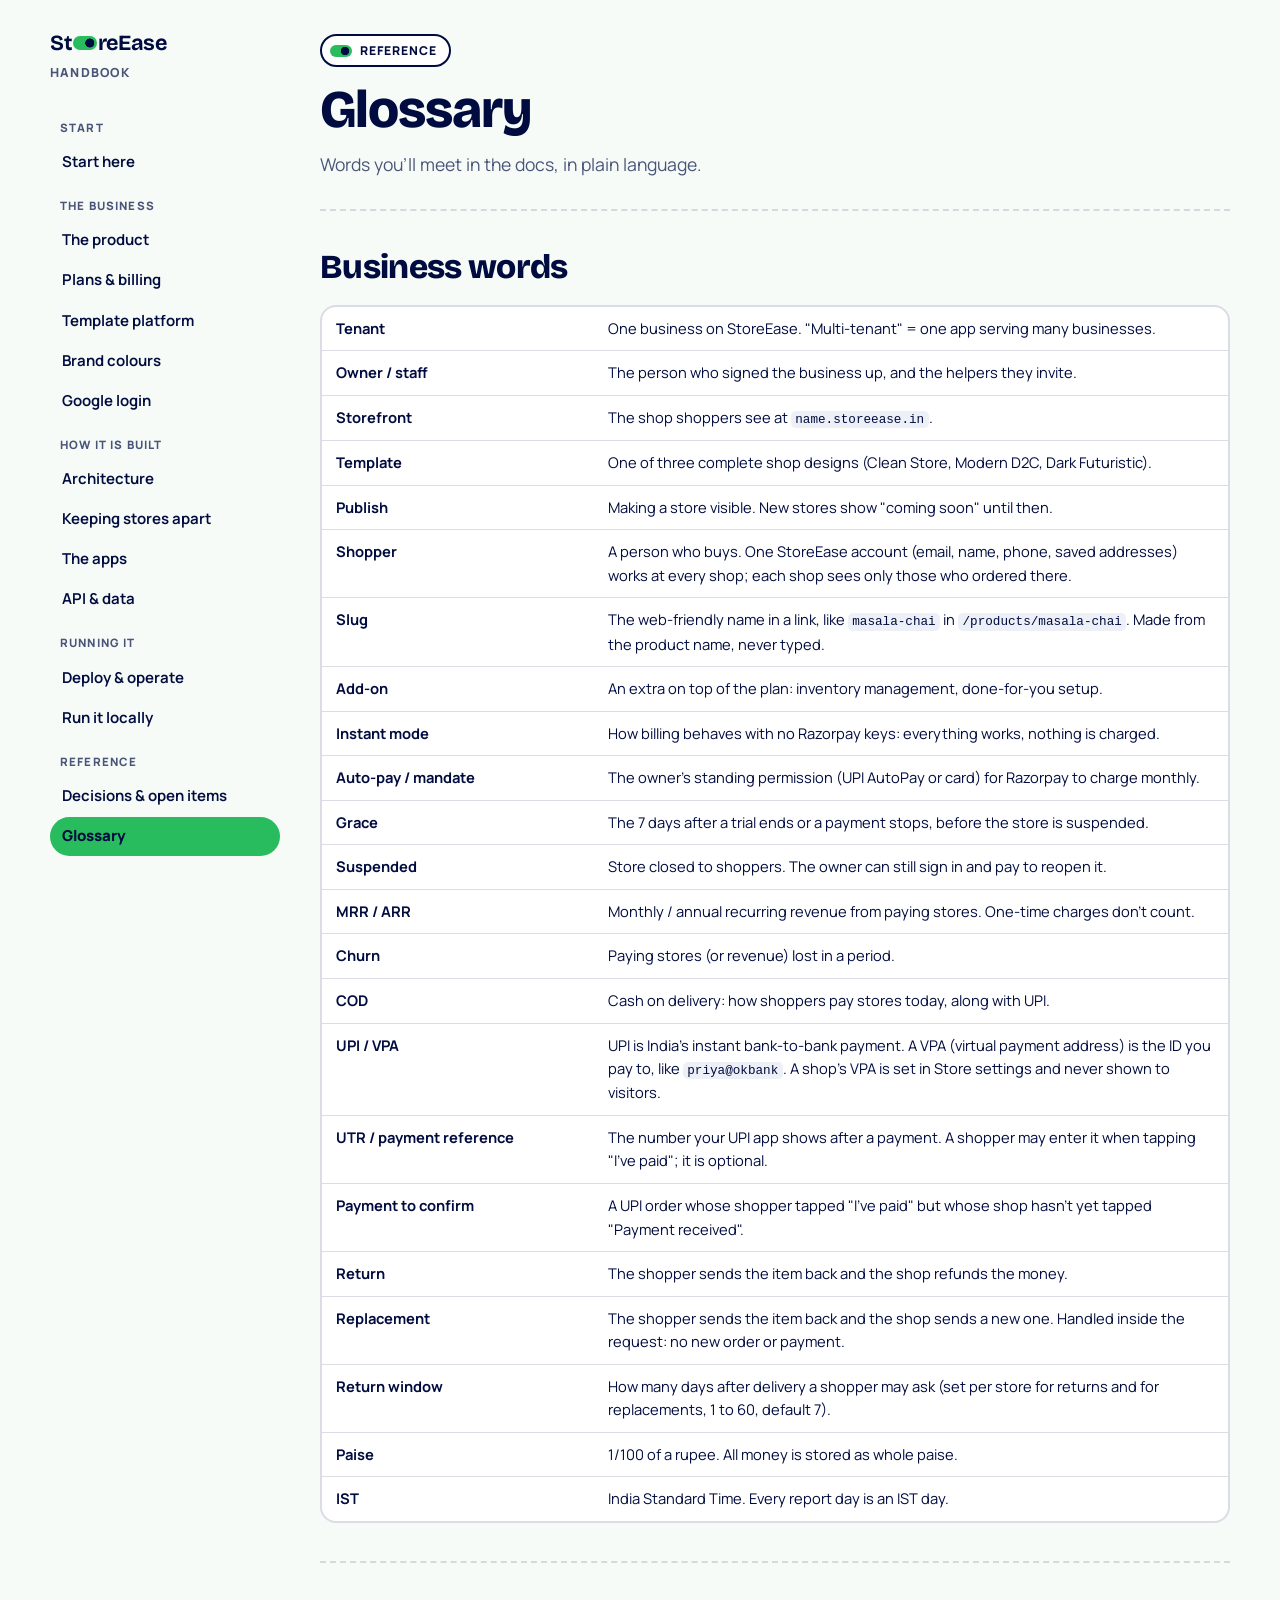
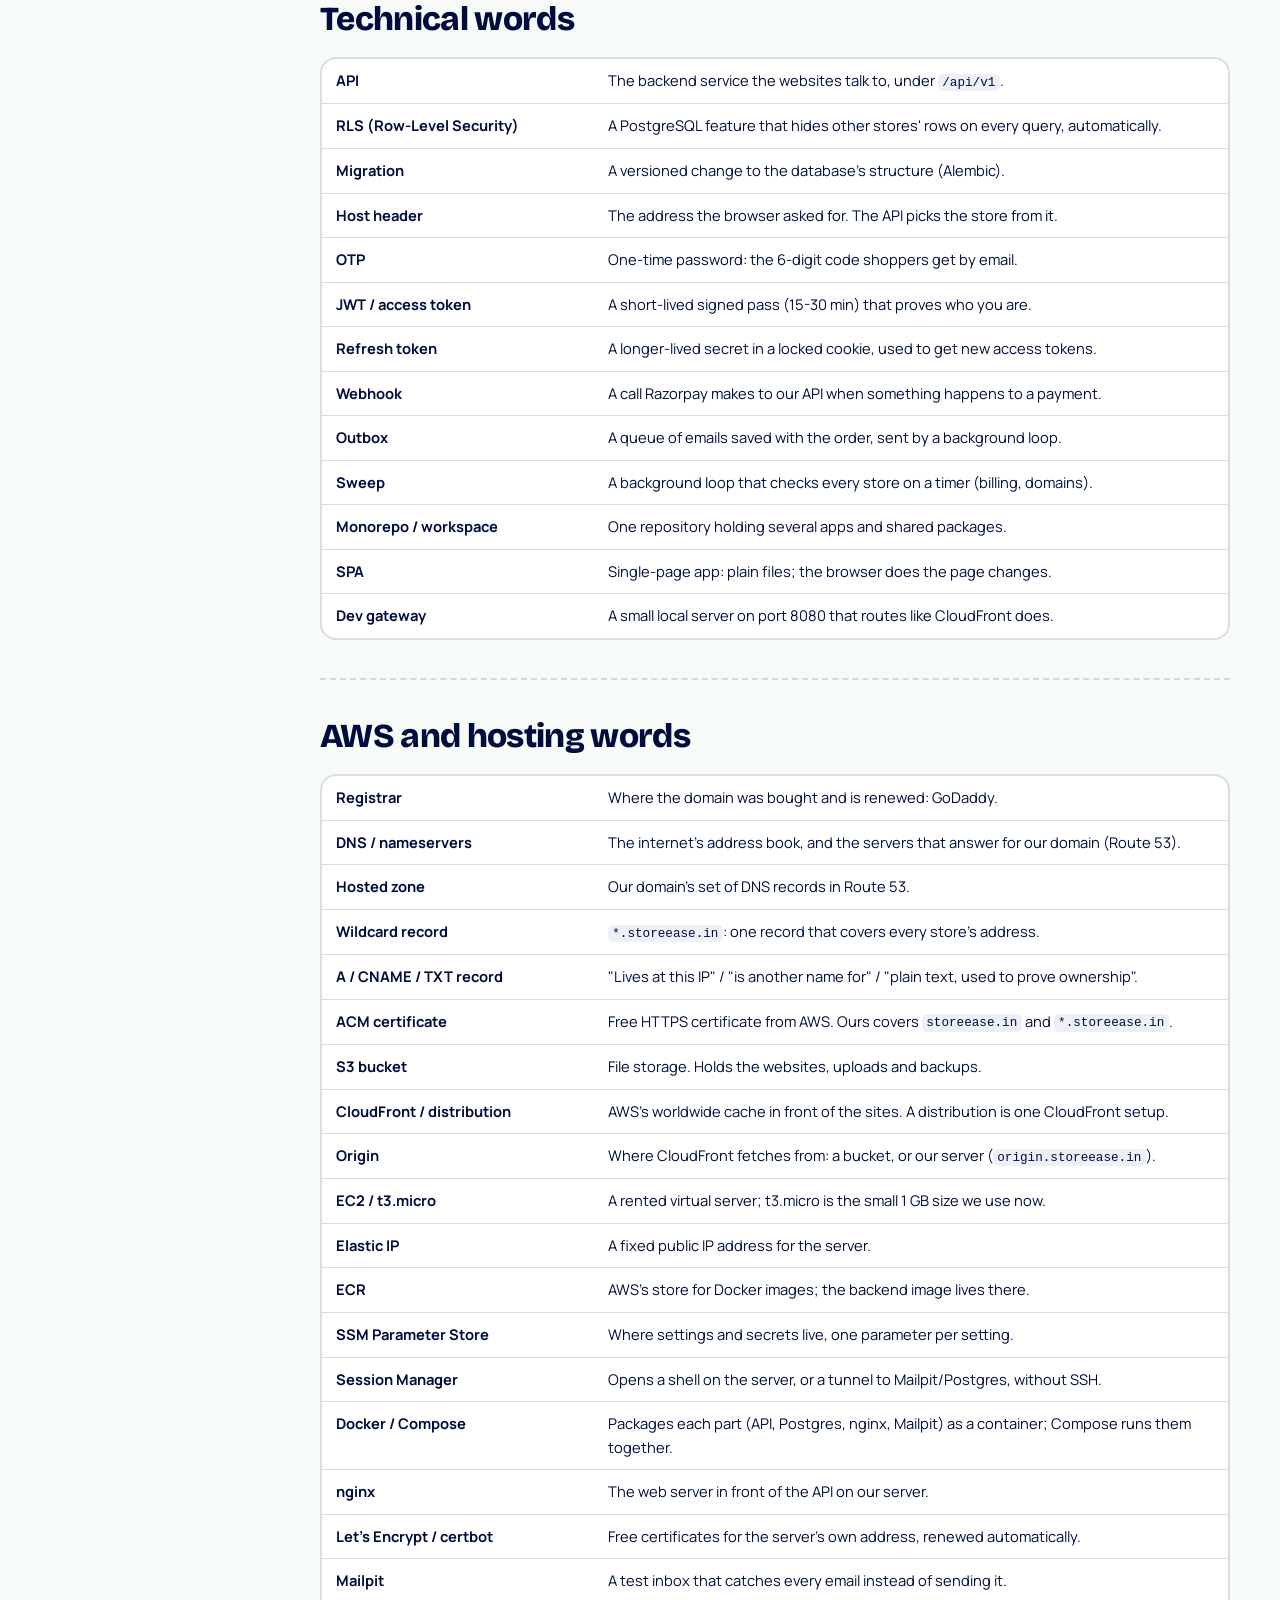
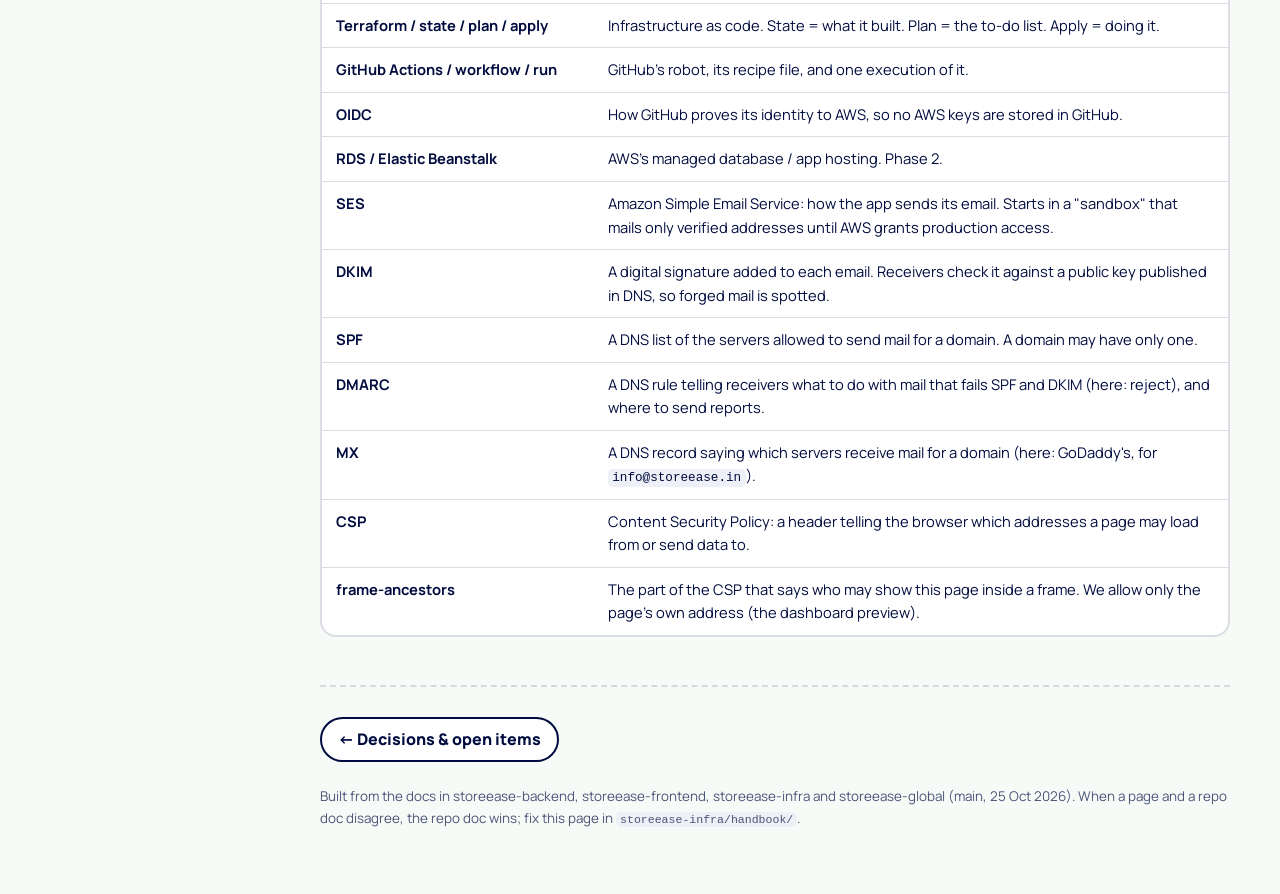
<file: glossary.html>
<!doctype html>
<html lang="en-IN">
<head>
<meta name="robots" content="noindex, nofollow">
<meta charset="utf-8">
<meta name="viewport" content="width=device-width, initial-scale=1, viewport-fit=cover">
<title>Glossary · StoreEase Handbook</title>
<meta name="claude:viewport-fit-sides" content="cover">
<link rel="preconnect" href="https://fonts.googleapis.com"><link rel="stylesheet" href="https://fonts.googleapis.com/css2?family=Bricolage+Grotesque:opsz,wght@12..96,800&family=Manrope:wght@400;500;600;700;800&family=Caveat:wght@700&display=swap">
<link rel="stylesheet" href="assets/handbook.css">
</head>
<body>
<div class="frame">
<aside class="side">
<a class="brand" href="index.html"><b>St<i></i>reEase</b><span>Handbook</span></a>
<nav class="nav" aria-label="Handbook pages">
<div class="grp">Start</div>
<a href="index.html">Start here</a>
<div class="grp">The business</div>
<a href="product.html">The product</a>
<a href="pricing.html">Plans & billing</a>
<a href="template-platform.html">Template platform</a>
<a href="brand-colours.html">Brand colours</a>
<a href="google-login.html">Google login</a>
<div class="grp">How it is built</div>
<a href="architecture.html">Architecture</a>
<a href="tenancy.html">Keeping stores apart</a>
<a href="apps.html">The apps</a>
<a href="backend.html">API & data</a>
<div class="grp">Running it</div>
<a href="deploy.html">Deploy & operate</a>
<a href="local.html">Run it locally</a>
<div class="grp">Reference</div>
<a href="decisions.html">Decisions & open items</a>
<a href="glossary.html" aria-current="page">Glossary</a>
</nav>
</aside>
<main>
<header class="top">
  <span class="eyebrow">Reference</span>
  <h1>Glossary</h1>
  <p class="lead">Words you'll meet in the docs, in plain language.</p>
</header>

<section>
  <div class="sec-head"><h2>Business words</h2></div>
  <div class="tbl"><table><tbody>
    <tr><td><b>Tenant</b></td><td>One business on StoreEase. "Multi-tenant" = one app serving many businesses.</td></tr>
    <tr><td><b>Owner / staff</b></td><td>The person who signed the business up, and the helpers they invite.</td></tr>
    <tr><td><b>Storefront</b></td><td>The shop shoppers see at <code>name.storeease.in</code>.</td></tr>
    <tr><td><b>Template</b></td><td>One of three complete shop designs (Clean Store, Modern D2C, Dark Futuristic).</td></tr>
    <tr><td><b>Publish</b></td><td>Making a store visible. New stores show "coming soon" until then.</td></tr>
    <tr><td><b>Shopper</b></td><td>A person who buys. One StoreEase account (email, name, phone, saved addresses) works at every shop; each shop sees only those who ordered there.</td></tr>
    <tr><td><b>Slug</b></td><td>The web-friendly name in a link, like <code>masala-chai</code> in <code>/products/masala-chai</code>. Made from the product name, never typed.</td></tr>
    <tr><td><b>Add-on</b></td><td>An extra on top of the plan: inventory management, done-for-you setup.</td></tr>
    <tr><td><b>Instant mode</b></td><td>How billing behaves with no Razorpay keys: everything works, nothing is charged.</td></tr>
    <tr><td><b>Auto-pay / mandate</b></td><td>The owner's standing permission (UPI AutoPay or card) for Razorpay to charge monthly.</td></tr>
    <tr><td><b>Grace</b></td><td>The 7 days after a trial ends or a payment stops, before the store is suspended.</td></tr>
    <tr><td><b>Suspended</b></td><td>Store closed to shoppers. The owner can still sign in and pay to reopen it.</td></tr>
    <tr><td><b>MRR / ARR</b></td><td>Monthly / annual recurring revenue from paying stores. One-time charges don't count.</td></tr>
    <tr><td><b>Churn</b></td><td>Paying stores (or revenue) lost in a period.</td></tr>
    <tr><td><b>COD</b></td><td>Cash on delivery: how shoppers pay stores today, along with UPI.</td></tr>
    <tr><td><b>UPI / VPA</b></td><td>UPI is India's instant bank-to-bank payment. A VPA (virtual payment address) is the ID you pay to, like <code>priya@okbank</code>. A shop's VPA is set in Store settings and never shown to visitors.</td></tr>
    <tr><td><b>UTR / payment reference</b></td><td>The number your UPI app shows after a payment. A shopper may enter it when tapping "I've paid"; it is optional.</td></tr>
    <tr><td><b>Payment to confirm</b></td><td>A UPI order whose shopper tapped "I've paid" but whose shop hasn't yet tapped "Payment received".</td></tr>
    <tr><td><b>Return</b></td><td>The shopper sends the item back and the shop refunds the money.</td></tr>
    <tr><td><b>Replacement</b></td><td>The shopper sends the item back and the shop sends a new one. Handled inside the request: no new order or payment.</td></tr>
    <tr><td><b>Return window</b></td><td>How many days after delivery a shopper may ask (set per store for returns and for replacements, 1 to 60, default 7).</td></tr>
    <tr><td><b>Paise</b></td><td>1/100 of a rupee. All money is stored as whole paise.</td></tr>
    <tr><td><b>IST</b></td><td>India Standard Time. Every report day is an IST day.</td></tr>
  </tbody></table></div>
</section>

<section>
  <div class="sec-head"><h2>Technical words</h2></div>
  <div class="tbl"><table><tbody>
    <tr><td><b>API</b></td><td>The backend service the websites talk to, under <code>/api/v1</code>.</td></tr>
    <tr><td><b>RLS (Row-Level Security)</b></td><td>A PostgreSQL feature that hides other stores' rows on every query, automatically.</td></tr>
    <tr><td><b>Migration</b></td><td>A versioned change to the database's structure (Alembic).</td></tr>
    <tr><td><b>Host header</b></td><td>The address the browser asked for. The API picks the store from it.</td></tr>
    <tr><td><b>OTP</b></td><td>One-time password: the 6-digit code shoppers get by email.</td></tr>
    <tr><td><b>JWT / access token</b></td><td>A short-lived signed pass (15-30 min) that proves who you are.</td></tr>
    <tr><td><b>Refresh token</b></td><td>A longer-lived secret in a locked cookie, used to get new access tokens.</td></tr>
    <tr><td><b>Webhook</b></td><td>A call Razorpay makes to our API when something happens to a payment.</td></tr>
    <tr><td><b>Outbox</b></td><td>A queue of emails saved with the order, sent by a background loop.</td></tr>
    <tr><td><b>Sweep</b></td><td>A background loop that checks every store on a timer (billing, domains).</td></tr>
    <tr><td><b>Monorepo / workspace</b></td><td>One repository holding several apps and shared packages.</td></tr>
    <tr><td><b>SPA</b></td><td>Single-page app: plain files; the browser does the page changes.</td></tr>
    <tr><td><b>Dev gateway</b></td><td>A small local server on port 8080 that routes like CloudFront does.</td></tr>
  </tbody></table></div>
</section>

<section>
  <div class="sec-head"><h2>AWS and hosting words</h2></div>
  <div class="tbl"><table><tbody>
    <tr><td><b>Registrar</b></td><td>Where the domain was bought and is renewed: GoDaddy.</td></tr>
    <tr><td><b>DNS / nameservers</b></td><td>The internet's address book, and the servers that answer for our domain (Route 53).</td></tr>
    <tr><td><b>Hosted zone</b></td><td>Our domain's set of DNS records in Route 53.</td></tr>
    <tr><td><b>Wildcard record</b></td><td><code>*.storeease.in</code>: one record that covers every store's address.</td></tr>
    <tr><td><b>A / CNAME / TXT record</b></td><td>"Lives at this IP" / "is another name for" / "plain text, used to prove ownership".</td></tr>
    <tr><td><b>ACM certificate</b></td><td>Free HTTPS certificate from AWS. Ours covers <code>storeease.in</code> and <code>*.storeease.in</code>.</td></tr>
    <tr><td><b>S3 bucket</b></td><td>File storage. Holds the websites, uploads and backups.</td></tr>
    <tr><td><b>CloudFront / distribution</b></td><td>AWS's worldwide cache in front of the sites. A distribution is one CloudFront setup.</td></tr>
    <tr><td><b>Origin</b></td><td>Where CloudFront fetches from: a bucket, or our server (<code>origin.storeease.in</code>).</td></tr>
    <tr><td><b>EC2 / t3.micro</b></td><td>A rented virtual server; t3.micro is the small 1 GB size we use now.</td></tr>
    <tr><td><b>Elastic IP</b></td><td>A fixed public IP address for the server.</td></tr>
    <tr><td><b>ECR</b></td><td>AWS's store for Docker images; the backend image lives there.</td></tr>
    <tr><td><b>SSM Parameter Store</b></td><td>Where settings and secrets live, one parameter per setting.</td></tr>
    <tr><td><b>Session Manager</b></td><td>Opens a shell on the server, or a tunnel to Mailpit/Postgres, without SSH.</td></tr>
    <tr><td><b>Docker / Compose</b></td><td>Packages each part (API, Postgres, nginx, Mailpit) as a container; Compose runs them together.</td></tr>
    <tr><td><b>nginx</b></td><td>The web server in front of the API on our server.</td></tr>
    <tr><td><b>Let's Encrypt / certbot</b></td><td>Free certificates for the server's own address, renewed automatically.</td></tr>
    <tr><td><b>Mailpit</b></td><td>A test inbox that catches every email instead of sending it.</td></tr>
    <tr><td><b>Terraform / state / plan / apply</b></td><td>Infrastructure as code. State = what it built. Plan = the to-do list. Apply = doing it.</td></tr>
    <tr><td><b>GitHub Actions / workflow / run</b></td><td>GitHub's robot, its recipe file, and one execution of it.</td></tr>
    <tr><td><b>OIDC</b></td><td>How GitHub proves its identity to AWS, so no AWS keys are stored in GitHub.</td></tr>
    <tr><td><b>RDS / Elastic Beanstalk</b></td><td>AWS's managed database / app hosting. Phase 2.</td></tr>
    <tr><td><b>SES</b></td><td>Amazon Simple Email Service: how the app sends its email. Starts in a "sandbox" that mails only verified addresses until AWS grants production access.</td></tr>
    <tr><td><b>DKIM</b></td><td>A digital signature added to each email. Receivers check it against a public key published in DNS, so forged mail is spotted.</td></tr>
    <tr><td><b>SPF</b></td><td>A DNS list of the servers allowed to send mail for a domain. A domain may have only one.</td></tr>
    <tr><td><b>DMARC</b></td><td>A DNS rule telling receivers what to do with mail that fails SPF and DKIM (here: reject), and where to send reports.</td></tr>
    <tr><td><b>MX</b></td><td>A DNS record saying which servers receive mail for a domain (here: GoDaddy's, for <code>info@storeease.in</code>).</td></tr>
    <tr><td><b>CSP</b></td><td>Content Security Policy: a header telling the browser which addresses a page may load from or send data to.</td></tr>
    <tr><td><b>frame-ancestors</b></td><td>The part of the CSP that says who may show this page inside a frame. We allow only the page's own address (the dashboard preview).</td></tr>
  </tbody></table></div>
</section>

<nav class="pager" aria-label="Next and previous page"><a href="decisions.html">← Decisions & open items</a><span></span></nav>
<footer class="foot">Built from the docs in storeease-backend, storeease-frontend, storeease-infra and storeease-global (main, 25 Oct 2026). When a page and a repo doc disagree, the repo doc wins; fix this page in <code>storeease-infra/handbook/</code>.</footer>
</main>
</div>
</body>
</html>
</file>
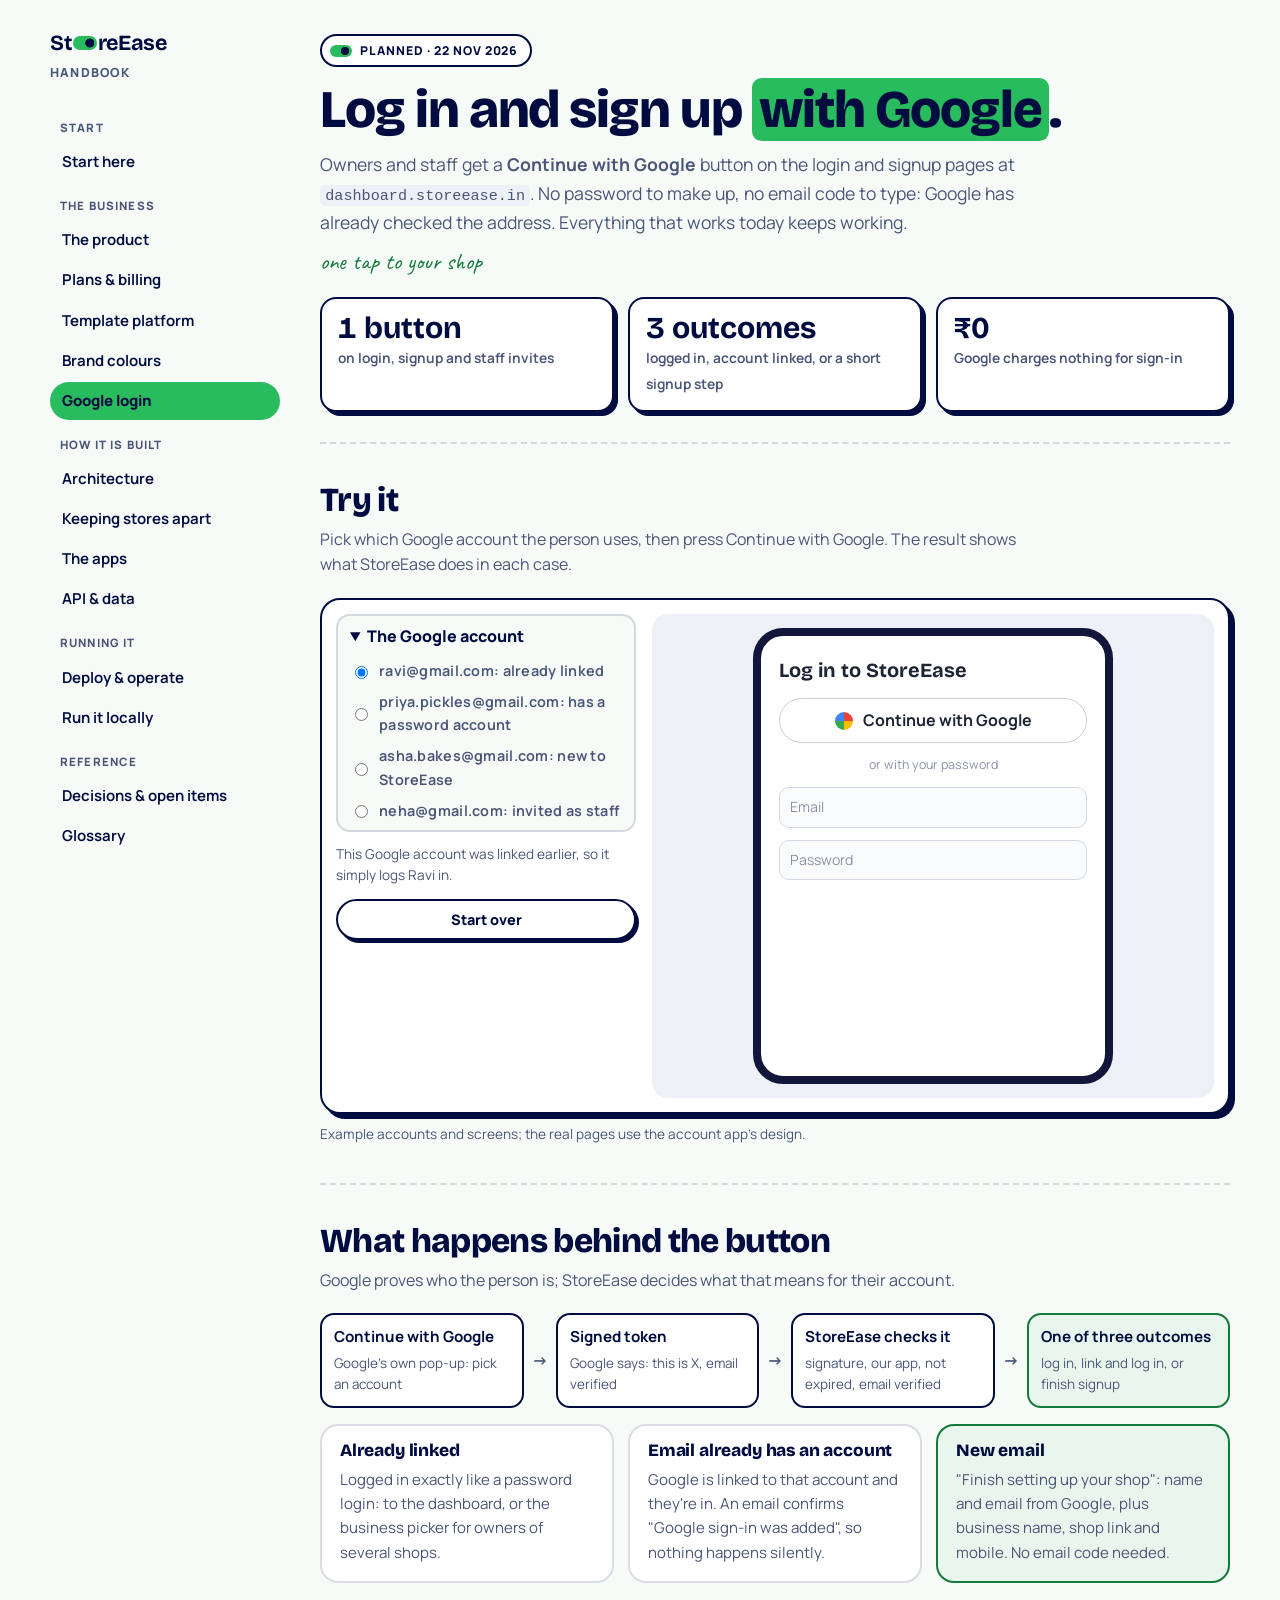
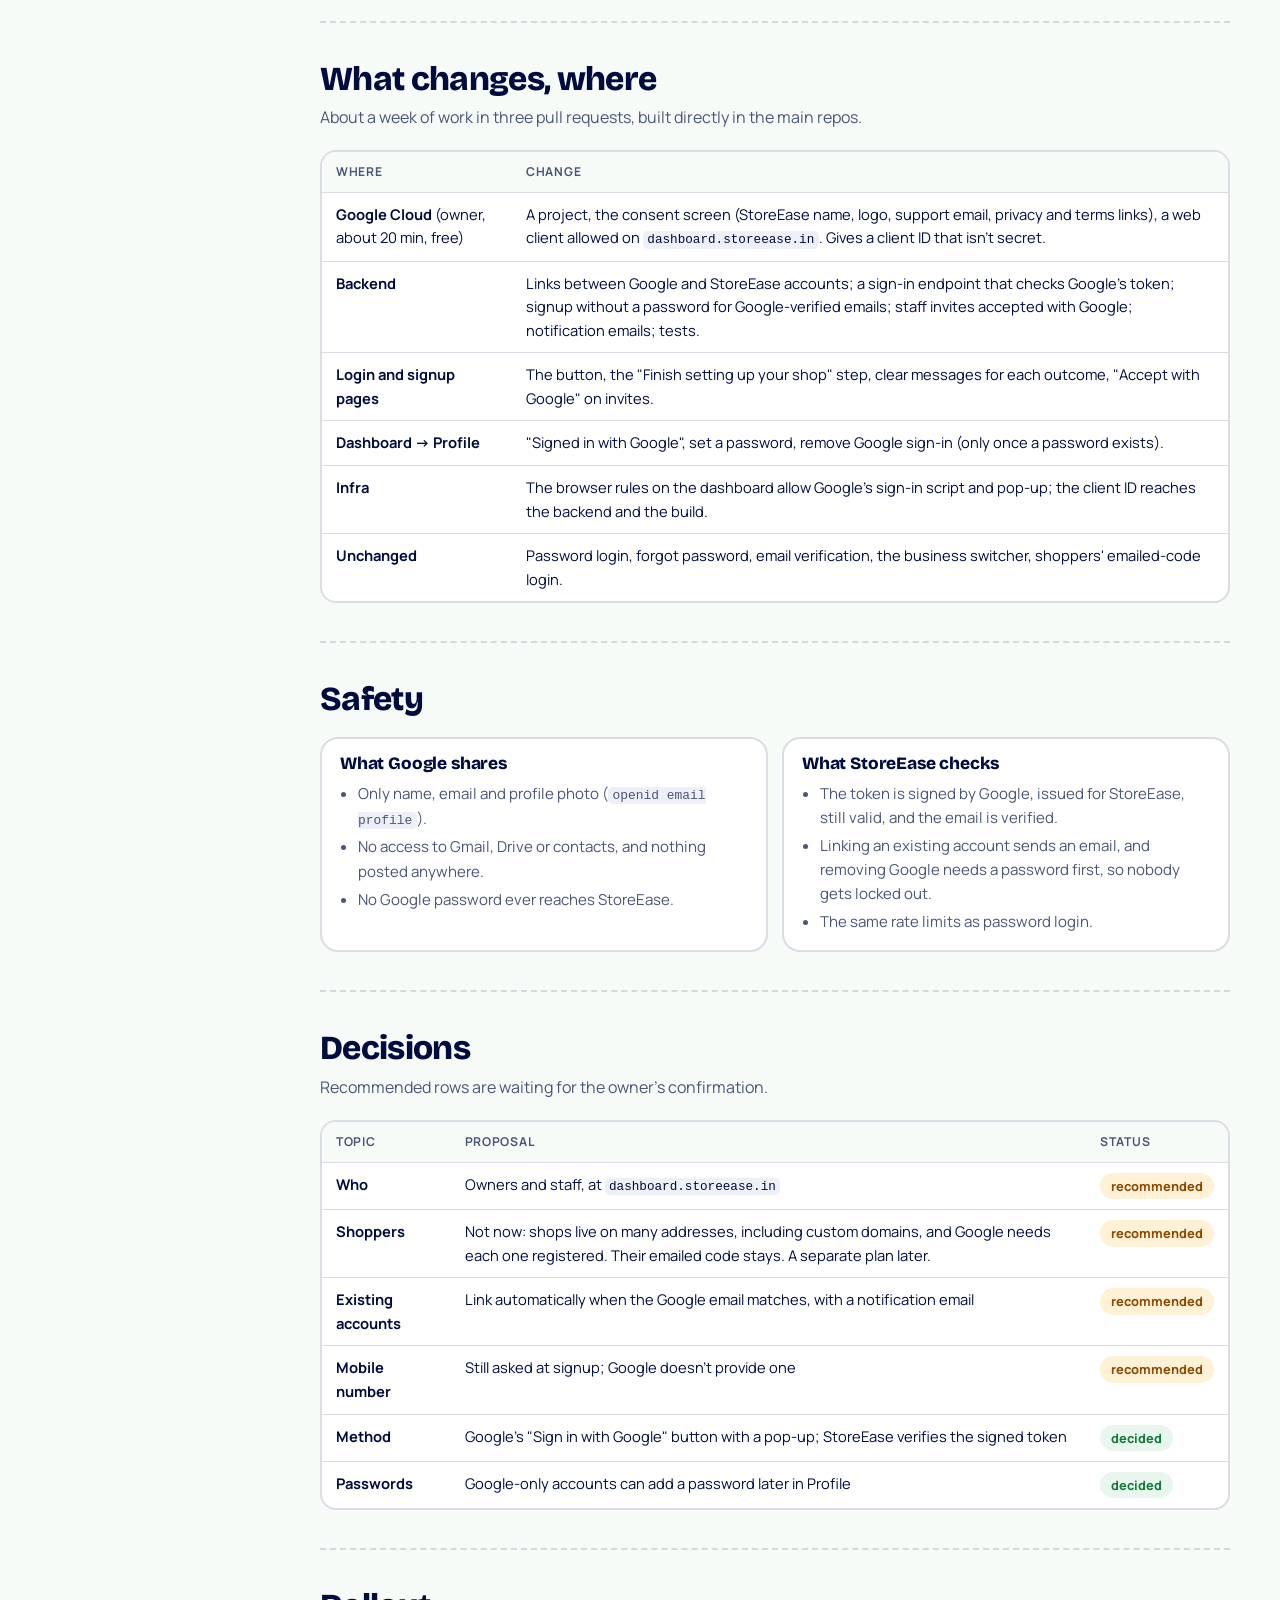
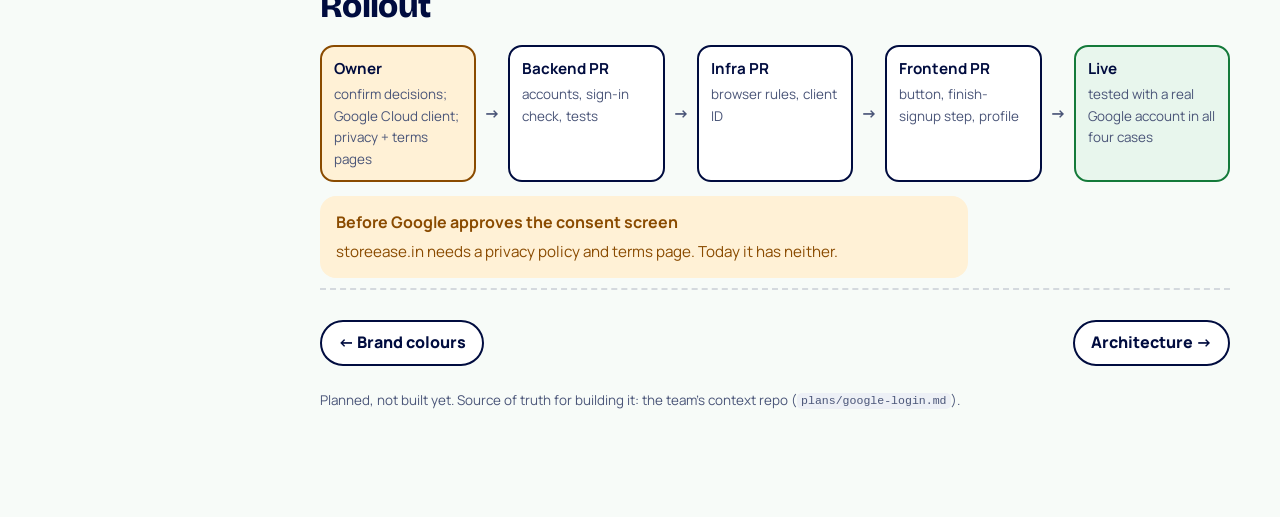
<file: google-login.html>
<!doctype html>
<html lang="en-IN">
<head>
<meta name="robots" content="noindex, nofollow">
<meta charset="utf-8">
<meta name="viewport" content="width=device-width, initial-scale=1, viewport-fit=cover">
<title>Google login · StoreEase Handbook</title>
<meta name="claude:viewport-fit-sides" content="cover">
<link rel="preconnect" href="https://fonts.googleapis.com"><link rel="stylesheet" href="https://fonts.googleapis.com/css2?family=Bricolage+Grotesque:opsz,wght@12..96,800&family=Manrope:wght@400;500;600;700;800&family=Caveat:wght@700&display=swap">
<link rel="stylesheet" href="assets/handbook.css">
<style>

/* Template platform page: adds interactive parts to the handbook look. */
.seg{display:inline-flex;gap:4px;padding:4px;border:2px solid var(--fg);border-radius:999px;background:var(--paper);flex-wrap:wrap}
.seg button{font:inherit;font-weight:800;font-size:.86rem;border:0;background:none;color:var(--fg);padding:6px 14px;border-radius:999px;cursor:pointer}
.seg button[aria-pressed="true"]{background:var(--green);color:var(--ink)}
.seg button:hover:not([aria-pressed="true"]){background:var(--tint)}
.btn{font:inherit;font-weight:800;font-size:.9rem;border:2px solid var(--fg);background:var(--paper);color:var(--fg);padding:7px 16px;border-radius:999px;cursor:pointer;box-shadow:3px 3px 0 var(--shadow)}
.btn:hover{transform:translate(-1px,-1px)}
.btn:active{transform:translate(2px,2px);box-shadow:none}
.btn.go{background:var(--green);color:var(--ink)}
.btn[disabled]{opacity:.45;cursor:not-allowed;transform:none;box-shadow:none}
.row{display:flex;gap:10px;flex-wrap:wrap;align-items:center}
.hint{font-size:.85rem;color:var(--muted)}

/* journey explorer */
.lanes{display:grid;gap:14px}
.lane{display:grid;grid-template-columns:120px minmax(0,1fr);gap:12px;align-items:start}
.lane > b{font-family:var(--font-display);font-size:1.05rem;padding-top:10px}
.steps{display:flex;flex-wrap:wrap;gap:8px}
.stepbtn{font:inherit;text-align:left;flex:1 1 150px;min-width:0;background:var(--paper);border:2px solid var(--line);border-radius:14px;padding:9px 12px;cursor:pointer;color:var(--fg);display:grid;gap:2px}
.stepbtn b{font-size:.94rem}
.stepbtn span{font-size:.82rem;color:var(--muted)}
.stepbtn:hover{border-color:var(--fg)}
.stepbtn[aria-pressed="true"]{border-color:var(--green-text);background:var(--tint)}
.stepbtn.gate{border-style:dashed}
.detail{margin-top:16px;background:var(--paper);border:2px solid var(--fg);border-radius:18px;padding:16px 18px;box-shadow:4px 4px 0 var(--shadow);display:grid;gap:8px;max-width:78ch}
.detail h3{font-size:1.15rem}
.detail ul{margin:0;padding-left:20px;display:grid;gap:4px;color:var(--muted)}
@media (max-width:640px){.lane{grid-template-columns:1fr}.lane > b{padding-top:0}}

/* editor mock */
.ed{display:grid;grid-template-columns:300px minmax(0,1fr);gap:16px;background:var(--paper);border:2px solid var(--fg);border-radius:20px;padding:14px;box-shadow:5px 5px 0 var(--shadow)}
@media (max-width:900px){.ed{grid-template-columns:1fr}}
.ed-top{grid-column:1/-1;display:flex;justify-content:space-between;align-items:center;gap:10px;flex-wrap:wrap;border-bottom:2px dashed var(--line);padding-bottom:12px}
.ed-top .t{display:flex;align-items:center;gap:10px;flex-wrap:wrap}
.ed-top select{font:inherit;font-weight:700;border:2px solid var(--line);border-radius:10px;padding:4px 8px;background:var(--bg);color:var(--fg)}
.params{display:grid;gap:12px;align-content:start;min-width:0}
.params details{border:2px solid var(--line);border-radius:14px;padding:8px 12px;background:var(--bg)}
.params summary{font-weight:800;cursor:pointer}
.params .f{display:grid;gap:4px;margin-top:10px}
.params label{font-size:.8rem;font-weight:800;color:var(--muted);letter-spacing:.02em}
.params input[type=text]{font:inherit;border:2px solid var(--line);border-radius:10px;padding:6px 10px;background:var(--paper);color:var(--fg);min-width:0}
.params input[type=text]:focus{border-color:var(--green-text);outline:none}
.params .sw-row{display:flex;gap:6px;flex-wrap:wrap}
.params .swatch{width:30px;height:30px;border-radius:50%;border:3px solid var(--paper);outline:2px solid var(--line);cursor:pointer;padding:0}
.params .swatch[aria-pressed="true"]{outline:3px solid var(--fg)}
.params .tog{display:flex;align-items:center;gap:8px;font-size:.9rem;font-weight:650}
.params .from{font-size:.74rem;color:var(--green-text);font-weight:800}
.stage{background:var(--chip);border-radius:16px;padding:14px;display:grid;justify-items:center;align-content:start;min-width:0;min-height:420px}
.device{width:100%;transition:width .25s ease;border-radius:14px;overflow:hidden;border:2px solid var(--fg);background:#ffffff;color:#1d2433}
.device.mobile{width:min(100%,360px);border-width:8px;border-color:#11163a;border-radius:30px}
/* the mini shop inside the preview uses its own fixed palette: it stands for a shopper's view, light in both themes */
.shop{--acc:#c2410c;font-family:var(--font-body)}
.shop .bar{display:flex;align-items:center;gap:10px;padding:10px 14px;border-bottom:1px solid #e6e8ef}
.shop .logo{width:28px;height:28px;border-radius:50%;background:var(--acc);color:#fff;display:grid;place-items:center;font-weight:800;font-size:.8rem;flex:none}
.shop .name{font-weight:800}
.shop .menu{margin-left:auto;font-size:.8rem;color:#5b6478;display:flex;gap:12px}
.shop .hero{padding:26px 18px;background:linear-gradient(0deg,#fff,#fff6ef);display:grid;gap:8px}
.shop .hero h4{margin:0;font-family:var(--font-display);font-size:1.5rem;line-height:1.1;color:#1d2433}
.shop .hero p{color:#5b6478;font-size:.92rem}
.shop .cta{justify-self:start;background:var(--acc);color:#fff;border-radius:999px;padding:7px 16px;font-weight:800;font-size:.86rem}
.shop .grid{display:grid;grid-template-columns:repeat(3,minmax(0,1fr));gap:10px;padding:14px}
.device.mobile .shop .grid{grid-template-columns:repeat(2,minmax(0,1fr))}
.device.mobile .shop .menu{display:none}
.shop .p{border:1px solid #e6e8ef;border-radius:10px;overflow:hidden;font-size:.8rem}
.shop .p i{display:block;height:64px;background:#f3e3d3}
.shop .p:nth-child(2) i{background:#e9e1c9}.shop .p:nth-child(3) i{background:#dfe9d5}.shop .p:nth-child(4) i{background:#f0d9d2}
.shop .p div{padding:6px 8px}.shop .p b{display:block;color:#1d2433}
.shop .quotes{margin:0 14px 14px;padding:10px 12px;border-radius:10px;background:#f6f7fb;font-size:.82rem;color:#5b6478}
.state{font-size:.8rem}

/* versions */
.vbox{display:grid;gap:14px;background:var(--paper);border:2px solid var(--line);border-radius:20px;padding:16px}
.vline{display:flex;gap:8px;flex-wrap:wrap;align-items:center}
.ver{border:2px solid var(--line);border-radius:12px;padding:6px 10px;font-weight:800;font-size:.9rem;display:grid;gap:2px;min-width:92px;background:var(--bg)}
.ver span{font-size:.74rem;font-weight:700;color:var(--muted)}
.ver.pub{border-color:var(--green-text)}
.ver.draft{border-style:dashed}
.ver.pinned{background:var(--tint);border-color:var(--green-text);box-shadow:3px 3px 0 var(--shadow)}
.vlog{font-size:.88rem;color:var(--muted);display:grid;gap:4px;max-height:150px;overflow:auto;border-top:2px dashed var(--line);padding-top:10px}
.vlog b{color:var(--fg)}

/* visibility */
.vis{display:grid;grid-template-columns:minmax(0,1fr) minmax(0,1.3fr);gap:16px}
@media (max-width:820px){.vis{grid-template-columns:1fr}}
.gal{display:grid;grid-template-columns:repeat(auto-fill,minmax(150px,1fr));gap:10px}
.tcard{border:2px solid var(--line);border-radius:14px;overflow:hidden;background:var(--paper);display:grid;font-size:.86rem}
.tcard i{display:block;height:56px}
.tcard div{padding:8px 10px;display:grid;gap:4px}
.tcard.locked{opacity:.7}
.tcard .lk{font-size:.75rem;font-weight:800;color:var(--warn)}
.tcard .pv{font-size:.75rem;font-weight:800;color:var(--info)}
.field{display:grid;gap:4px}
.field label{font-size:.8rem;font-weight:800;color:var(--muted)}
.field select{font:inherit;font-weight:700;border:2px solid var(--line);border-radius:10px;padding:6px 8px;background:var(--paper);color:var(--fg)}

/* waves */
.wave{border:2px solid var(--line);border-radius:16px;background:var(--paper);padding:0}
.wave summary{cursor:pointer;padding:12px 16px;font-weight:800;display:flex;gap:10px;align-items:center;flex-wrap:wrap}
.wave[open] summary{border-bottom:2px dashed var(--line)}
.wave .in{padding:12px 16px;display:grid;gap:8px}
.wave .in ul{margin:0;padding-left:20px;display:grid;gap:4px;color:var(--muted);font-size:.94rem}
.term{background:#0b1233;color:#d7f5e1;border-radius:14px;padding:12px 14px;font-family:var(--mono);font-size:.82rem;line-height:1.6;overflow-x:auto;white-space:pre}
.term .ok{color:#5fd37f}.term .wa{color:#ffc46b}.term .dim{color:#8f9bc6}

</style>
</head>
<body>
<div class="frame">
<aside class="side">
<a class="brand" href="index.html"><b>St<i></i>reEase</b><span>Handbook</span></a>
<nav class="nav" aria-label="Handbook pages">
<div class="grp">Start</div>
<a href="index.html">Start here</a>
<div class="grp">The business</div>
<a href="product.html">The product</a>
<a href="pricing.html">Plans & billing</a>
<a href="template-platform.html">Template platform</a>
<a href="brand-colours.html">Brand colours</a>
<a href="google-login.html" aria-current="page">Google login</a>
<div class="grp">How it is built</div>
<a href="architecture.html">Architecture</a>
<a href="tenancy.html">Keeping stores apart</a>
<a href="apps.html">The apps</a>
<a href="backend.html">API & data</a>
<div class="grp">Running it</div>
<a href="deploy.html">Deploy & operate</a>
<a href="local.html">Run it locally</a>
<div class="grp">Reference</div>
<a href="decisions.html">Decisions & open items</a>
<a href="glossary.html">Glossary</a>
</nav>
</aside>
<main>
<header class="top" id="top">
  <span class="eyebrow">Planned · 22 Nov 2026</span>
  <h1>Log in and sign up <span class="hl">with Google</span>.</h1>
  <p class="lead">Owners and staff get a <b>Continue with Google</b> button on the login and signup pages at <code>dashboard.storeease.in</code>. No password to make up, no email code to type: Google has already checked the address. Everything that works today keeps working.</p>
  <p class="script" style="margin-top:14px">one tap to your shop</p>
  <div class="grid g3" style="margin-top:24px">
    <div class="stat"><b>1 button</b><span>on login, signup and staff invites</span></div>
    <div class="stat"><b>3 outcomes</b><span>logged in, account linked, or a short signup step</span></div>
    <div class="stat"><b>₹0</b><span>Google charges nothing for sign-in</span></div>
  </div>
</header>

<section id="try">
  <div class="sec-head"><h2>Try it</h2><p>Pick which Google account the person uses, then press Continue with Google. The result shows what StoreEase does in each case.</p></div>
  <div class="ed">
    <div class="params">
      <details open><summary>The Google account</summary>
        <div class="f" role="radiogroup" aria-label="Google account" id="glAcc" style="gap:8px">
          <label class="tog"><input type="radio" name="glacc" value="linked" checked> ravi@gmail.com: already linked</label>
          <label class="tog"><input type="radio" name="glacc" value="match"> priya.pickles@gmail.com: has a password account</label>
          <label class="tog"><input type="radio" name="glacc" value="new"> asha.bakes@gmail.com: new to StoreEase</label>
          <label class="tog"><input type="radio" name="glacc" value="invite"> neha@gmail.com: invited as staff</label>
        </div>
      </details>
      <p class="hint" id="glHint"></p>
      <button type="button" class="btn" id="glReset">Start over</button>
    </div>
    <div class="stage" style="min-height:380px">
      <div class="device mobile" style="width:min(100%,360px)">
        <div class="shop" id="glScreen" style="min-height:440px;padding:18px;display:grid;gap:12px;align-content:start"></div>
      </div>
    </div>
  </div>
  <p class="hint" style="margin-top:10px">Example accounts and screens; the real pages use the account app's design.</p>
</section>

<section id="flow">
  <div class="sec-head"><h2>What happens behind the button</h2><p>Google proves who the person is; StoreEase decides what that means for their account.</p></div>
  <div class="flow">
    <div class="step"><b>Continue with Google</b><span>Google's own pop-up: pick an account</span></div><span class="arr">→</span>
    <div class="step"><b>Signed token</b><span>Google says: this is X, email verified</span></div><span class="arr">→</span>
    <div class="step"><b>StoreEase checks it</b><span>signature, our app, not expired, email verified</span></div><span class="arr">→</span>
    <div class="step g"><b>One of three outcomes</b><span>log in, link and log in, or finish signup</span></div>
  </div>
  <div class="grid g3" style="margin-top:16px">
    <div class="card"><h3>Already linked</h3><p>Logged in exactly like a password login: to the dashboard, or the business picker for owners of several shops.</p></div>
    <div class="card"><h3>Email already has an account</h3><p>Google is linked to that account and they're in. An email confirms "Google sign-in was added", so nothing happens silently.</p></div>
    <div class="card green"><h3>New email</h3><p>"Finish setting up your shop": name and email from Google, plus business name, shop link and mobile. No email code needed.</p></div>
  </div>
</section>

<section id="changes">
  <div class="sec-head"><h2>What changes, where</h2><p>About a week of work in three pull requests, built directly in the main repos.</p></div>
  <div class="tbl"><table>
    <thead><tr><th>Where</th><th>Change</th></tr></thead>
    <tbody>
      <tr><td><b>Google Cloud</b> (owner, about 20 min, free)</td><td>A project, the consent screen (StoreEase name, logo, support email, privacy and terms links), a web client allowed on <code>dashboard.storeease.in</code>. Gives a client ID that isn't secret.</td></tr>
      <tr><td><b>Backend</b></td><td>Links between Google and StoreEase accounts; a sign-in endpoint that checks Google's token; signup without a password for Google-verified emails; staff invites accepted with Google; notification emails; tests.</td></tr>
      <tr><td><b>Login and signup pages</b></td><td>The button, the "Finish setting up your shop" step, clear messages for each outcome, "Accept with Google" on invites.</td></tr>
      <tr><td><b>Dashboard → Profile</b></td><td>"Signed in with Google", set a password, remove Google sign-in (only once a password exists).</td></tr>
      <tr><td><b>Infra</b></td><td>The browser rules on the dashboard allow Google's sign-in script and pop-up; the client ID reaches the backend and the build.</td></tr>
      <tr><td><b>Unchanged</b></td><td>Password login, forgot password, email verification, the business switcher, shoppers' emailed-code login.</td></tr>
    </tbody>
  </table></div>
</section>

<section id="safety">
  <div class="sec-head"><h2>Safety</h2></div>
  <div class="grid g2">
    <div class="card"><h3>What Google shares</h3><ul><li>Only name, email and profile photo (<code>openid email profile</code>).</li><li>No access to Gmail, Drive or contacts, and nothing posted anywhere.</li><li>No Google password ever reaches StoreEase.</li></ul></div>
    <div class="card"><h3>What StoreEase checks</h3><ul><li>The token is signed by Google, issued for StoreEase, still valid, and the email is verified.</li><li>Linking an existing account sends an email, and removing Google needs a password first, so nobody gets locked out.</li><li>The same rate limits as password login.</li></ul></div>
  </div>
</section>

<section id="decisions">
  <div class="sec-head"><h2>Decisions</h2><p>Recommended rows are waiting for the owner's confirmation.</p></div>
  <div class="tbl"><table>
    <thead><tr><th>Topic</th><th>Proposal</th><th>Status</th></tr></thead>
    <tbody>
      <tr><td><b>Who</b></td><td>Owners and staff, at <code>dashboard.storeease.in</code></td><td><span class="chip c-warn">recommended</span></td></tr>
      <tr><td><b>Shoppers</b></td><td>Not now: shops live on many addresses, including custom domains, and Google needs each one registered. Their emailed code stays. A separate plan later.</td><td><span class="chip c-warn">recommended</span></td></tr>
      <tr><td><b>Existing accounts</b></td><td>Link automatically when the Google email matches, with a notification email</td><td><span class="chip c-warn">recommended</span></td></tr>
      <tr><td><b>Mobile number</b></td><td>Still asked at signup; Google doesn't provide one</td><td><span class="chip c-warn">recommended</span></td></tr>
      <tr><td><b>Method</b></td><td>Google's "Sign in with Google" button with a pop-up; StoreEase verifies the signed token</td><td><span class="chip c-ok">decided</span></td></tr>
      <tr><td><b>Passwords</b></td><td>Google-only accounts can add a password later in Profile</td><td><span class="chip c-ok">decided</span></td></tr>
    </tbody>
  </table></div>
</section>

<section id="rollout">
  <div class="sec-head"><h2>Rollout</h2></div>
  <div class="flow">
    <div class="step w"><b>Owner</b><span>confirm decisions; Google Cloud client; privacy + terms pages</span></div><span class="arr">→</span>
    <div class="step"><b>Backend PR</b><span>accounts, sign-in check, tests</span></div><span class="arr">→</span>
    <div class="step"><b>Infra PR</b><span>browser rules, client ID</span></div><span class="arr">→</span>
    <div class="step"><b>Frontend PR</b><span>button, finish-signup step, profile</span></div><span class="arr">→</span>
    <div class="step g"><b>Live</b><span>tested with a real Google account in all four cases</span></div>
  </div>
  <div class="callout warn" style="margin-top:14px"><b>Before Google approves the consent screen</b>storeease.in needs a privacy policy and terms page. Today it has neither.</div>
  <nav class="pager" aria-label="Next and previous page"><a href="brand-colours.html">← Brand colours</a><a href="architecture.html">Architecture →</a></nav>
  <footer class="foot">Planned, not built yet. Source of truth for building it: the team's context repo (<code>plans/google-login.md</code>).</footer>
</section>
</main>

</div>
<style>
.gs h5{margin:0;font-family:var(--font-display);font-size:1.25rem;color:#1d2433}
.gs p{margin:0;color:#5b6478;font-size:.88rem}
.gs .in{border:1px solid #d5d9e4;border-radius:10px;padding:8px 10px;font-size:.88rem;color:#8a92a6;background:#fafbfd}
.gs .in.on{color:#1d2433;background:#fff}
.gs .gbtn{font:inherit;display:flex;align-items:center;justify-content:center;gap:10px;border:1px solid #c9cdd8;border-radius:999px;padding:9px 14px;background:#fff;color:#1d2433;font-weight:700;cursor:pointer}
.gs .gbtn:hover{background:#f4f6fa}
.gs .g{width:18px;height:18px;border-radius:50%;background:conic-gradient(#ea4335 0 25%,#fbbc05 0 50%,#34a853 0 75%,#4285f4 0)}
.gs .or{text-align:center;font-size:.78rem;color:#8a92a6}
.gs .acct{display:flex;gap:10px;align-items:center;border:1px solid #d5d9e4;border-radius:12px;padding:10px;cursor:pointer;background:#fff;font:inherit;text-align:left;color:#1d2433}
.gs .av{width:32px;height:32px;border-radius:50%;background:#4285f4;color:#fff;display:grid;place-items:center;font-weight:800;flex:none}
.gs .ok{background:#e8f6ed;color:#147a3a;border-radius:10px;padding:10px;font-size:.86rem}
.gs .info{background:#e6edff;color:#1d4ed8;border-radius:10px;padding:10px;font-size:.86rem}
.gs .go{font:inherit;border:0;border-radius:999px;padding:9px 14px;background:#28bc5e;color:#000c3f;font-weight:800;cursor:pointer}
.gs .dash{border:1px solid #e6e8ef;border-radius:12px;padding:12px;display:grid;gap:6px;font-size:.86rem;color:#1d2433}
</style>
<script>
(function () {
  const acc = {
    linked: { email: 'ravi@gmail.com', name: 'Ravi Kumar', hint: 'This Google account was linked earlier, so it simply logs Ravi in.' },
    match: { email: 'priya.pickles@gmail.com', name: 'Priya Shah', hint: 'Priya signed up with a password using this email. Google is linked to that account; nothing is duplicated.' },
    'new': { email: 'asha.bakes@gmail.com', name: 'Asha Menon', hint: 'A new email: one short step creates the shop. No 6-digit email code, because Google already verified the address.' },
    invite: { email: 'neha@gmail.com', name: 'Neha Rao', hint: 'Neha was invited as staff to Priya\'s Pickles. Her Google email matches the invite, so she joins without making a password.' }
  };
  const scr = document.getElementById('glScreen'), hint = document.getElementById('glHint');
  const cur = () => document.querySelector('input[name=glacc]:checked').value;
  const esc = s => s.replace(/[&<>"]/g, c => ({ '&': '&amp;', '<': '&lt;', '>': '&gt;', '"': '&quot;' }[c]));
  function gbtn(label) { return '<button type="button" class="gbtn" data-act="google"><span class="g" aria-hidden="true"></span>' + label + '</button>'; }
  function start() {
    const k = cur(); hint.textContent = acc[k].hint; scr.className = 'shop gs';
    if (k === 'invite') {
      scr.innerHTML = '<h5>Join Priya\'s Pickles</h5><p>Priya invited <b>neha@gmail.com</b> to help run the shop (role: Orders).</p>' + gbtn('Accept with Google') + '<div class="or">or set a password</div><div class="in">New password</div>';
    } else if (k === 'new') {
      scr.innerHTML = '<h5>Start your shop</h5><p>Free for 14 days. No card needed.</p>' + gbtn('Continue with Google') + '<div class="or">or sign up with email</div><div class="in">Email</div><div class="in">Password</div>';
    } else {
      scr.innerHTML = '<h5>Log in to StoreEase</h5>' + gbtn('Continue with Google') + '<div class="or">or with your password</div><div class="in">Email</div><div class="in">Password</div>';
    }
  }
  function chooser() {
    const a = acc[cur()];
    scr.innerHTML = '<p style="font-weight:700;color:#1d2433">Choose an account</p><p>to continue to StoreEase</p><button type="button" class="acct" data-act="picked"><span class="av">' + esc(a.name[0]) + '</span><span><b>' + esc(a.name) + '</b><br><span style="font-size:.82rem;color:#5b6478">' + esc(a.email) + '</span></span></button><p style="font-size:.76rem">Google will share your name, email address and profile picture with StoreEase.</p>';
  }
  function result() {
    const k = cur(), a = acc[k];
    if (k === 'linked') {
      scr.innerHTML = '<div class="ok">Welcome back, Ravi.</div>' + dash('Ravi\'s Chai Corner');
    } else if (k === 'match') {
      scr.innerHTML = '<div class="info">Google sign-in was added to your account. We emailed ' + esc(a.email) + ' to let you know.</div>' + dash('Priya\'s Pickles');
    } else if (k === 'invite') {
      scr.innerHTML = '<div class="ok">You\'ve joined Priya\'s Pickles. Next time, just tap Continue with Google.</div>' + dash('Priya\'s Pickles');
    } else {
      scr.innerHTML = '<h5>Finish setting up your shop</h5><div class="in on">Asha Menon</div><div class="in">asha.bakes@gmail.com · verified by Google</div><div class="in on">Asha\'s Bakes</div><div class="in on">asha-bakes.storeease.in</div><div class="in on">98450 12345</div><button type="button" class="go" data-act="create">Create my shop</button>';
    }
  }
  function dash(shop) { return '<div class="dash"><b>' + esc(shop) + '</b><span>Dashboard · Home</span><span style="color:#5b6478">Orders, products, settings…</span></div>'; }
  scr.addEventListener('click', e => {
    const t = e.target.closest('[data-act]'); if (!t) return;
    if (t.dataset.act === 'google') chooser();
    else if (t.dataset.act === 'picked') result();
    else if (t.dataset.act === 'create') scr.innerHTML = '<div class="ok">Shop created: asha-bakes.storeease.in. Email already verified, so the checklist starts at adding products.</div>' + dash('Asha\'s Bakes');
  });
  document.getElementById('glAcc').addEventListener('change', start);
  document.getElementById('glReset').addEventListener('click', start);
  start();
})();
</script>

</body>
</html>
</file>
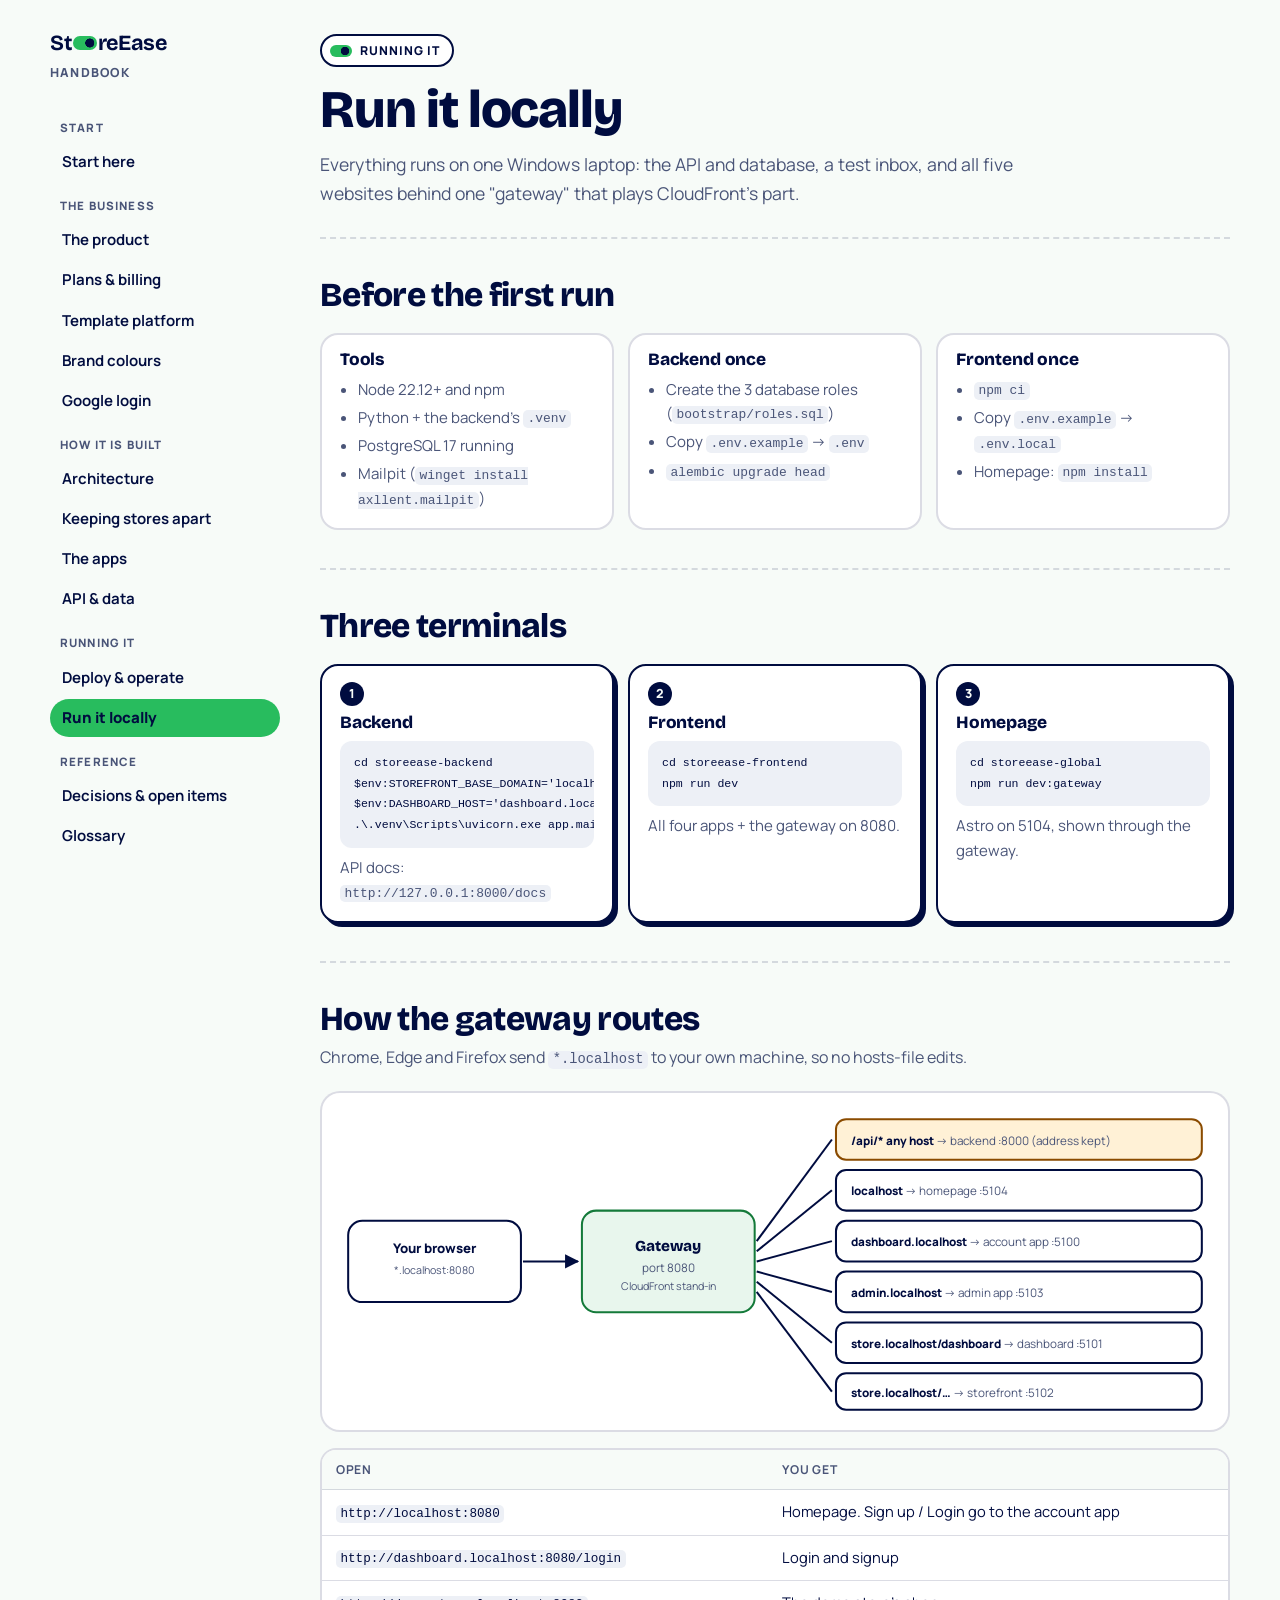
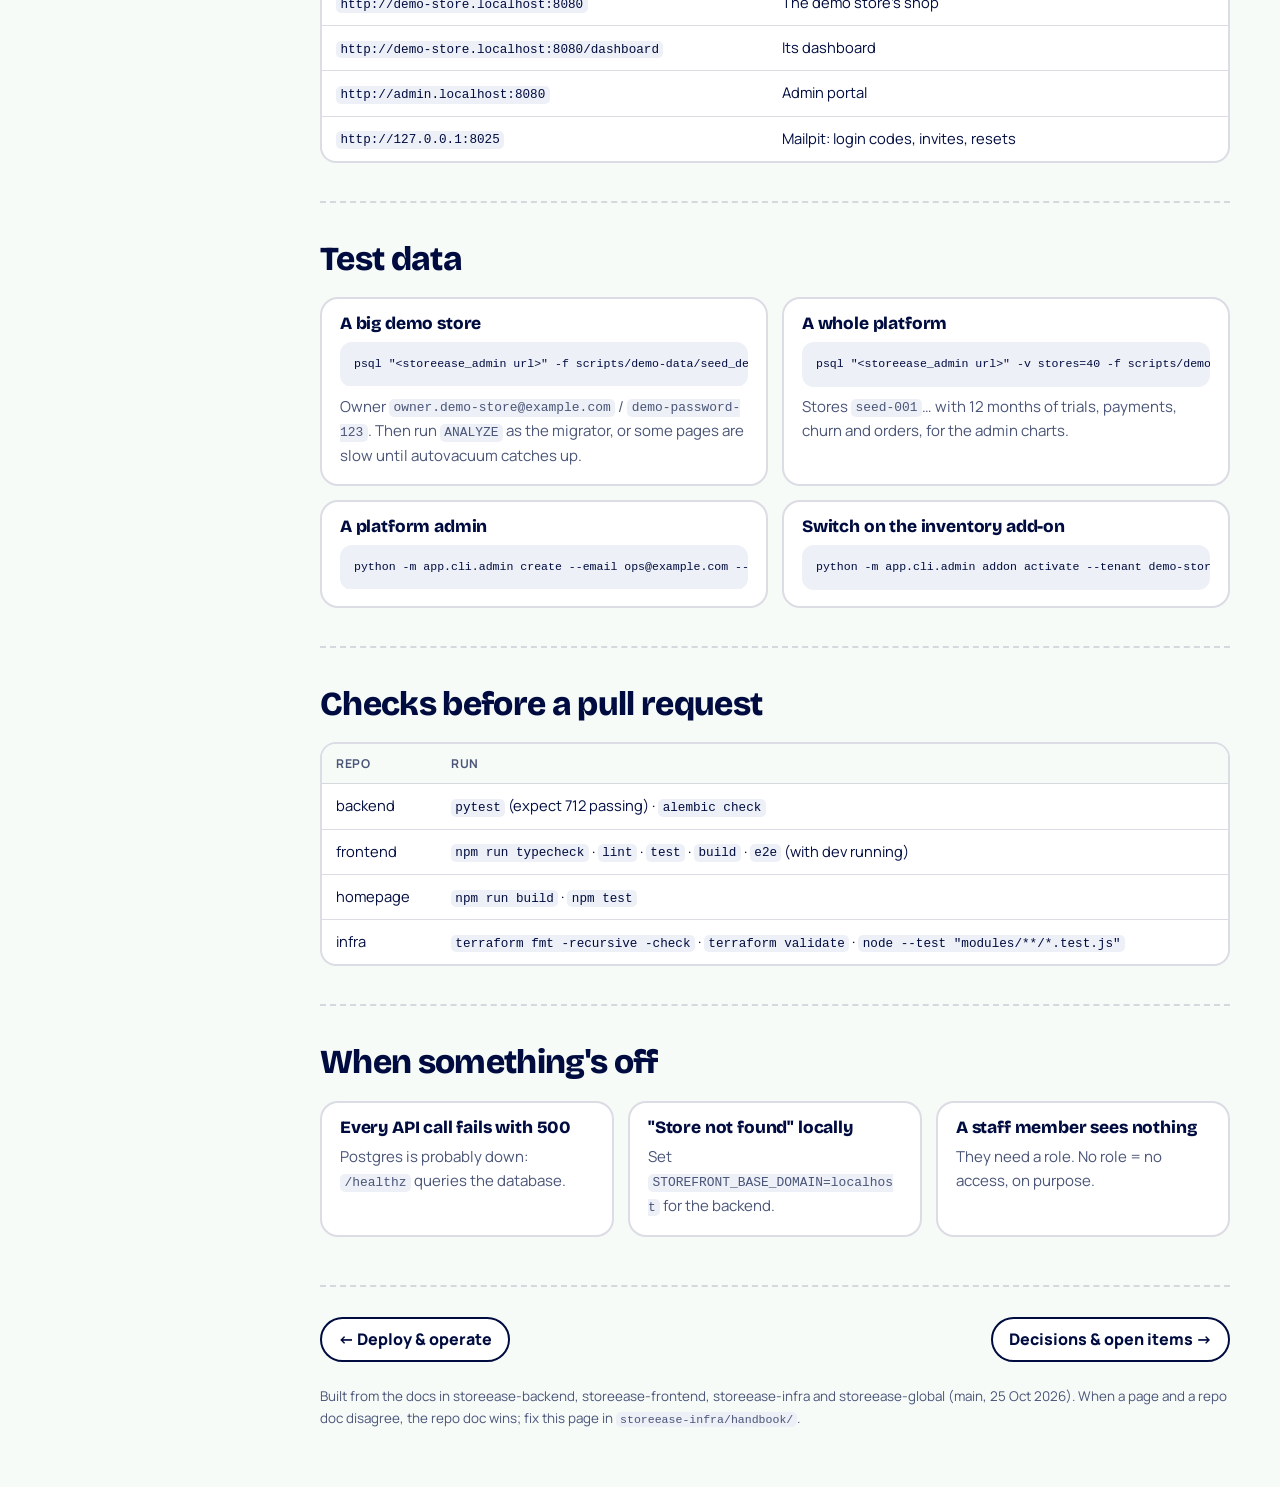
<file: local.html>
<!doctype html>
<html lang="en-IN">
<head>
<meta name="robots" content="noindex, nofollow">
<meta charset="utf-8">
<meta name="viewport" content="width=device-width, initial-scale=1, viewport-fit=cover">
<title>Run It Locally · StoreEase Handbook</title>
<meta name="claude:viewport-fit-sides" content="cover">
<link rel="preconnect" href="https://fonts.googleapis.com"><link rel="stylesheet" href="https://fonts.googleapis.com/css2?family=Bricolage+Grotesque:opsz,wght@12..96,800&family=Manrope:wght@400;500;600;700;800&family=Caveat:wght@700&display=swap">
<link rel="stylesheet" href="assets/handbook.css">
</head>
<body>
<div class="frame">
<aside class="side">
<a class="brand" href="index.html"><b>St<i></i>reEase</b><span>Handbook</span></a>
<nav class="nav" aria-label="Handbook pages">
<div class="grp">Start</div>
<a href="index.html">Start here</a>
<div class="grp">The business</div>
<a href="product.html">The product</a>
<a href="pricing.html">Plans & billing</a>
<a href="template-platform.html">Template platform</a>
<a href="brand-colours.html">Brand colours</a>
<a href="google-login.html">Google login</a>
<div class="grp">How it is built</div>
<a href="architecture.html">Architecture</a>
<a href="tenancy.html">Keeping stores apart</a>
<a href="apps.html">The apps</a>
<a href="backend.html">API & data</a>
<div class="grp">Running it</div>
<a href="deploy.html">Deploy & operate</a>
<a href="local.html" aria-current="page">Run it locally</a>
<div class="grp">Reference</div>
<a href="decisions.html">Decisions & open items</a>
<a href="glossary.html">Glossary</a>
</nav>
</aside>
<main>
<header class="top">
  <span class="eyebrow">Running it</span>
  <h1>Run it locally</h1>
  <p class="lead">Everything runs on one Windows laptop: the API and database, a test inbox, and all five websites behind one "gateway" that plays CloudFront's part.</p>
</header>

<section>
  <div class="sec-head"><h2>Before the first run</h2></div>
  <div class="grid g3">
    <div class="card"><h3>Tools</h3><ul><li>Node 22.12+ and npm</li><li>Python + the backend's <code>.venv</code></li><li>PostgreSQL 17 running</li><li>Mailpit (<code>winget install axllent.mailpit</code>)</li></ul></div>
    <div class="card"><h3>Backend once</h3><ul><li>Create the 3 database roles (<code>bootstrap/roles.sql</code>)</li><li>Copy <code>.env.example</code> → <code>.env</code></li><li><code>alembic upgrade head</code></li></ul></div>
    <div class="card"><h3>Frontend once</h3><ul><li><code>npm ci</code></li><li>Copy <code>.env.example</code> → <code>.env.local</code></li><li>Homepage: <code>npm install</code></li></ul></div>
  </div>
</section>

<section>
  <div class="sec-head"><h2>Three terminals</h2></div>
  <div class="grid g3">
    <div class="card bold"><span class="n">1</span><h3>Backend</h3><pre><code>cd storeease-backend
$env:STOREFRONT_BASE_DOMAIN='localhost'
$env:DASHBOARD_HOST='dashboard.localhost:8080'
.\.venv\Scripts\uvicorn.exe app.main:app --port 8000</code></pre><p>API docs: <code>http://127.0.0.1:8000/docs</code></p></div>
    <div class="card bold"><span class="n">2</span><h3>Frontend</h3><pre><code>cd storeease-frontend
npm run dev</code></pre><p>All four apps + the gateway on 8080.</p></div>
    <div class="card bold"><span class="n">3</span><h3>Homepage</h3><pre><code>cd storeease-global
npm run dev:gateway</code></pre><p>Astro on 5104, shown through the gateway.</p></div>
  </div>
</section>

<section>
  <div class="sec-head"><h2>How the gateway routes</h2><p>Chrome, Edge and Firefox send <code>*.localhost</code> to your own machine, so no hosts-file edits.</p></div>
  <figure class="fig" style="margin:0">
    <svg class="wide" viewBox="0 0 860 300" role="img" aria-label="Gateway on port 8080 routes api to backend 8000, root host to homepage 5104, dashboard host to account app, admin host to admin app, other hosts to storefront or dashboard">
      <defs><marker id="e1" viewBox="0 0 10 10" refX="9" refY="5" markerWidth="7" markerHeight="7" orient="auto"><path d="M0,0L10,5L0,10z" class="arrow"/></marker></defs>
      <rect x="10" y="110" width="170" height="80" rx="14" class="box"/><text x="95" y="142" text-anchor="middle" class="t-b">Your browser</text><text x="95" y="162" text-anchor="middle" class="t-xs">*.localhost:8080</text>
      <rect x="240" y="100" width="170" height="100" rx="14" class="box-g"/><text x="325" y="140" text-anchor="middle" class="t-h">Gateway</text><text x="325" y="160" text-anchor="middle" class="t-s">port 8080</text><text x="325" y="178" text-anchor="middle" class="t-xs">CloudFront stand-in</text>
      <path d="M182 150H236" class="wire" marker-end="url(#e1)"/>
      <rect x="490" y="10" width="360" height="40" rx="10" class="box-w"/><text x="505" y="35" class="t-s"><tspan font-weight="800" style="fill:var(--fg)">/api/* any host</tspan> → backend :8000 (address kept)</text>
      <rect x="490" y="60" width="360" height="40" rx="10" class="box"/><text x="505" y="85" class="t-s"><tspan font-weight="800" style="fill:var(--fg)">localhost</tspan> → homepage :5104</text>
      <rect x="490" y="110" width="360" height="40" rx="10" class="box"/><text x="505" y="135" class="t-s"><tspan font-weight="800" style="fill:var(--fg)">dashboard.localhost</tspan> → account app :5100</text>
      <rect x="490" y="160" width="360" height="40" rx="10" class="box"/><text x="505" y="185" class="t-s"><tspan font-weight="800" style="fill:var(--fg)">admin.localhost</tspan> → admin app :5103</text>
      <rect x="490" y="210" width="360" height="40" rx="10" class="box"/><text x="505" y="235" class="t-s"><tspan font-weight="800" style="fill:var(--fg)">store.localhost/dashboard</tspan> → dashboard :5101</text>
      <rect x="490" y="260" width="360" height="36" rx="10" class="box"/><text x="505" y="283" class="t-s"><tspan font-weight="800" style="fill:var(--fg)">store.localhost/…</tspan> → storefront :5102</text>
      <path d="M412 130 L486 30" class="wire"/><path d="M412 140 L486 80" class="wire"/><path d="M412 150 L486 130" class="wire"/><path d="M412 160 L486 180" class="wire"/><path d="M412 170 L486 230" class="wire"/><path d="M412 180 L486 278" class="wire"/>
    </svg>
  </figure>
  <div class="tbl" style="margin-top:16px"><table>
    <thead><tr><th>Open</th><th>You get</th></tr></thead>
    <tbody>
      <tr><td><code>http://localhost:8080</code></td><td>Homepage. Sign up / Login go to the account app</td></tr>
      <tr><td><code>http://dashboard.localhost:8080/login</code></td><td>Login and signup</td></tr>
      <tr><td><code>http://demo-store.localhost:8080</code></td><td>The demo store's shop</td></tr>
      <tr><td><code>http://demo-store.localhost:8080/dashboard</code></td><td>Its dashboard</td></tr>
      <tr><td><code>http://admin.localhost:8080</code></td><td>Admin portal</td></tr>
      <tr><td><code>http://127.0.0.1:8025</code></td><td>Mailpit: login codes, invites, resets</td></tr>
    </tbody></table></div>
</section>

<section>
  <div class="sec-head"><h2>Test data</h2></div>
  <div class="grid g2">
    <div class="card"><h3>A big demo store</h3><pre><code>psql "&lt;storeease_admin url&gt;" -f scripts/demo-data/seed_demo_store.sql</code></pre><p>Owner <code>owner.demo-store@example.com</code> / <code>demo-password-123</code>. Then run <code>ANALYZE</code> as the migrator, or some pages are slow until autovacuum catches up.</p></div>
    <div class="card"><h3>A whole platform</h3><pre><code>psql "&lt;storeease_admin url&gt;" -v stores=40 -f scripts/demo-data/seed_platform.sql</code></pre><p>Stores <code>seed-001</code>… with 12 months of trials, payments, churn and orders, for the admin charts.</p></div>
    <div class="card"><h3>A platform admin</h3><pre><code>python -m app.cli.admin create --email ops@example.com --name Ops</code></pre></div>
    <div class="card"><h3>Switch on the inventory add-on</h3><pre><code>python -m app.cli.admin addon activate --tenant demo-store --addon inventory_management</code></pre></div>
  </div>
</section>

<section>
  <div class="sec-head"><h2>Checks before a pull request</h2></div>
  <div class="tbl"><table>
    <thead><tr><th>Repo</th><th>Run</th></tr></thead>
    <tbody>
      <tr><td>backend</td><td><code>pytest</code> (expect 712 passing) · <code>alembic check</code></td></tr>
      <tr><td>frontend</td><td><code>npm run typecheck</code> · <code>lint</code> · <code>test</code> · <code>build</code> · <code>e2e</code> (with dev running)</td></tr>
      <tr><td>homepage</td><td><code>npm run build</code> · <code>npm test</code></td></tr>
      <tr><td>infra</td><td><code>terraform fmt -recursive -check</code> · <code>terraform validate</code> · <code>node --test "modules/**/*.test.js"</code></td></tr>
    </tbody></table></div>
</section>

<section>
  <div class="sec-head"><h2>When something's off</h2></div>
  <div class="grid g3">
    <div class="card"><h3>Every API call fails with 500</h3><p>Postgres is probably down: <code>/healthz</code> queries the database.</p></div>
    <div class="card"><h3>"Store not found" locally</h3><p>Set <code>STOREFRONT_BASE_DOMAIN=localhost</code> for the backend.</p></div>
    <div class="card"><h3>A staff member sees nothing</h3><p>They need a role. No role = no access, on purpose.</p></div>
  </div>
</section>

<nav class="pager" aria-label="Next and previous page"><a href="deploy.html">← Deploy & operate</a><a href="decisions.html">Decisions & open items →</a></nav>
<footer class="foot">Built from the docs in storeease-backend, storeease-frontend, storeease-infra and storeease-global (main, 25 Oct 2026). When a page and a repo doc disagree, the repo doc wins; fix this page in <code>storeease-infra/handbook/</code>.</footer>
</main>
</div>
</body>
</html>
</file>
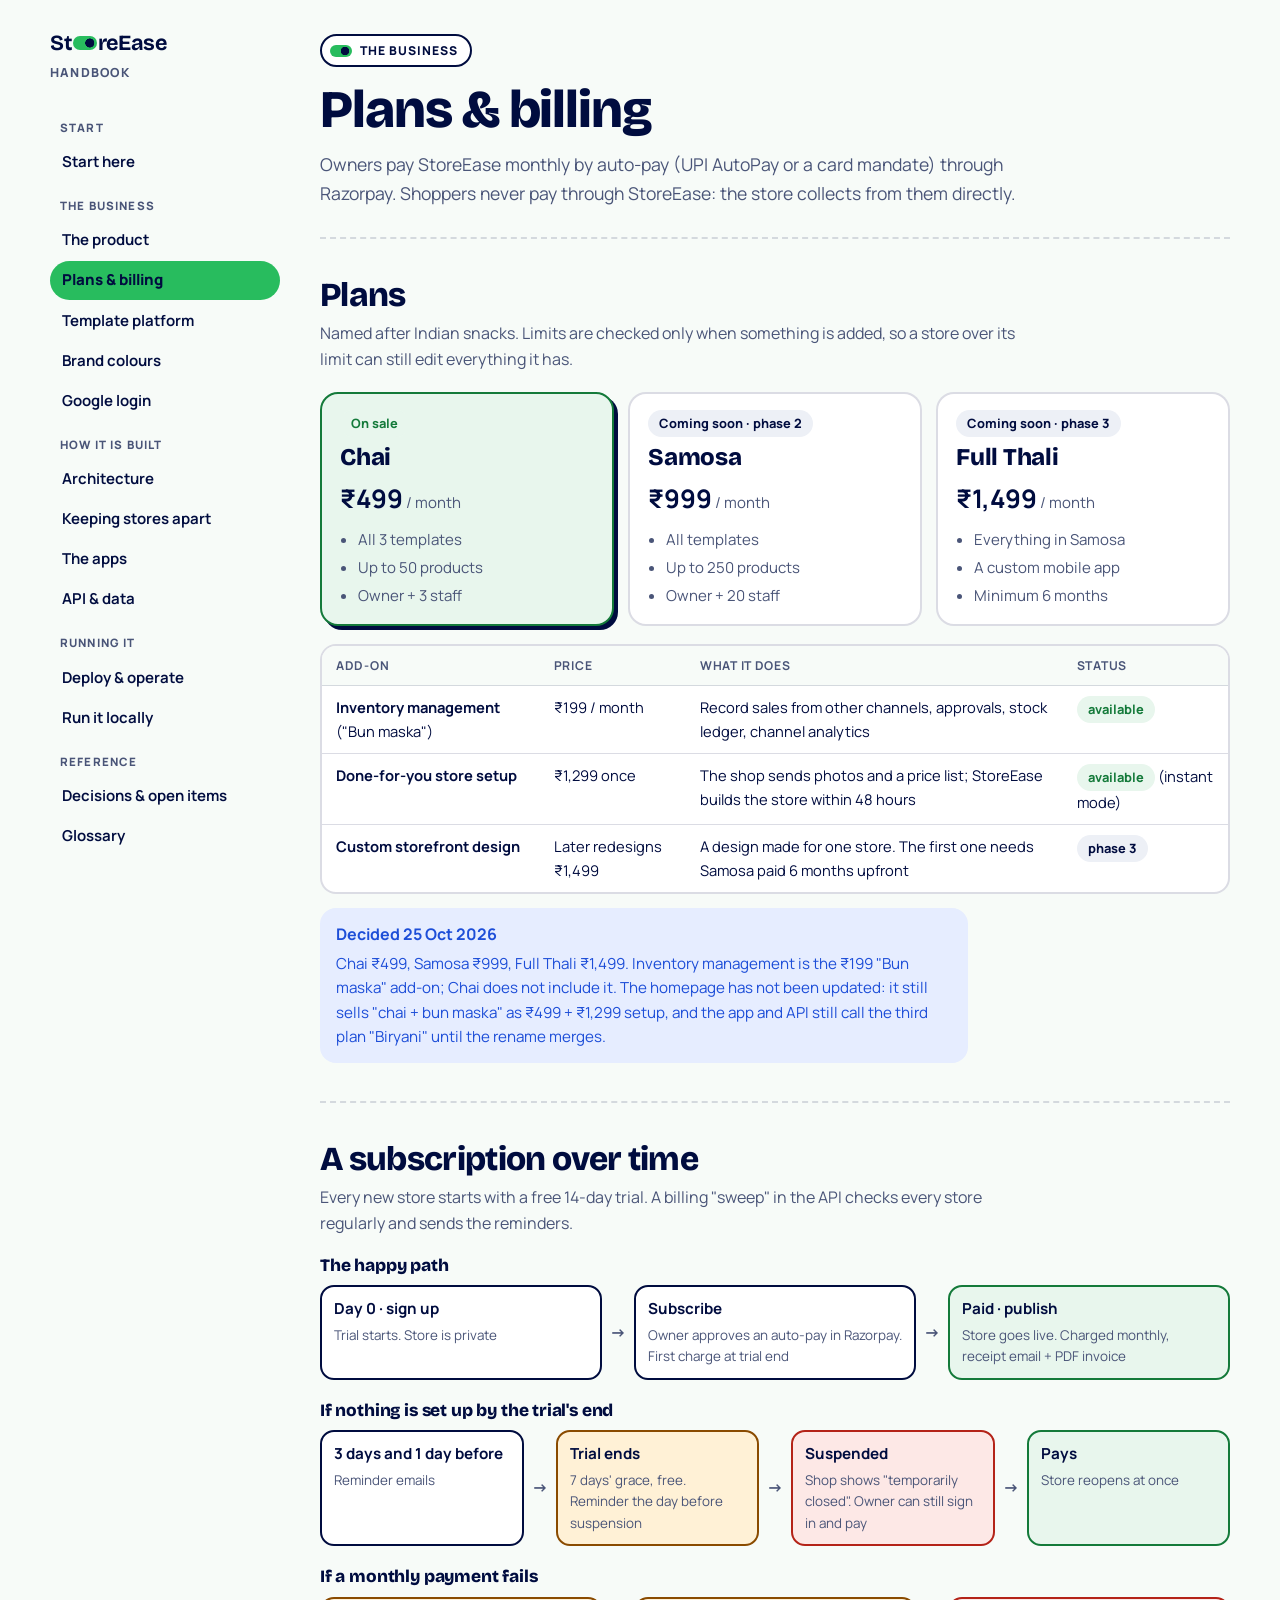
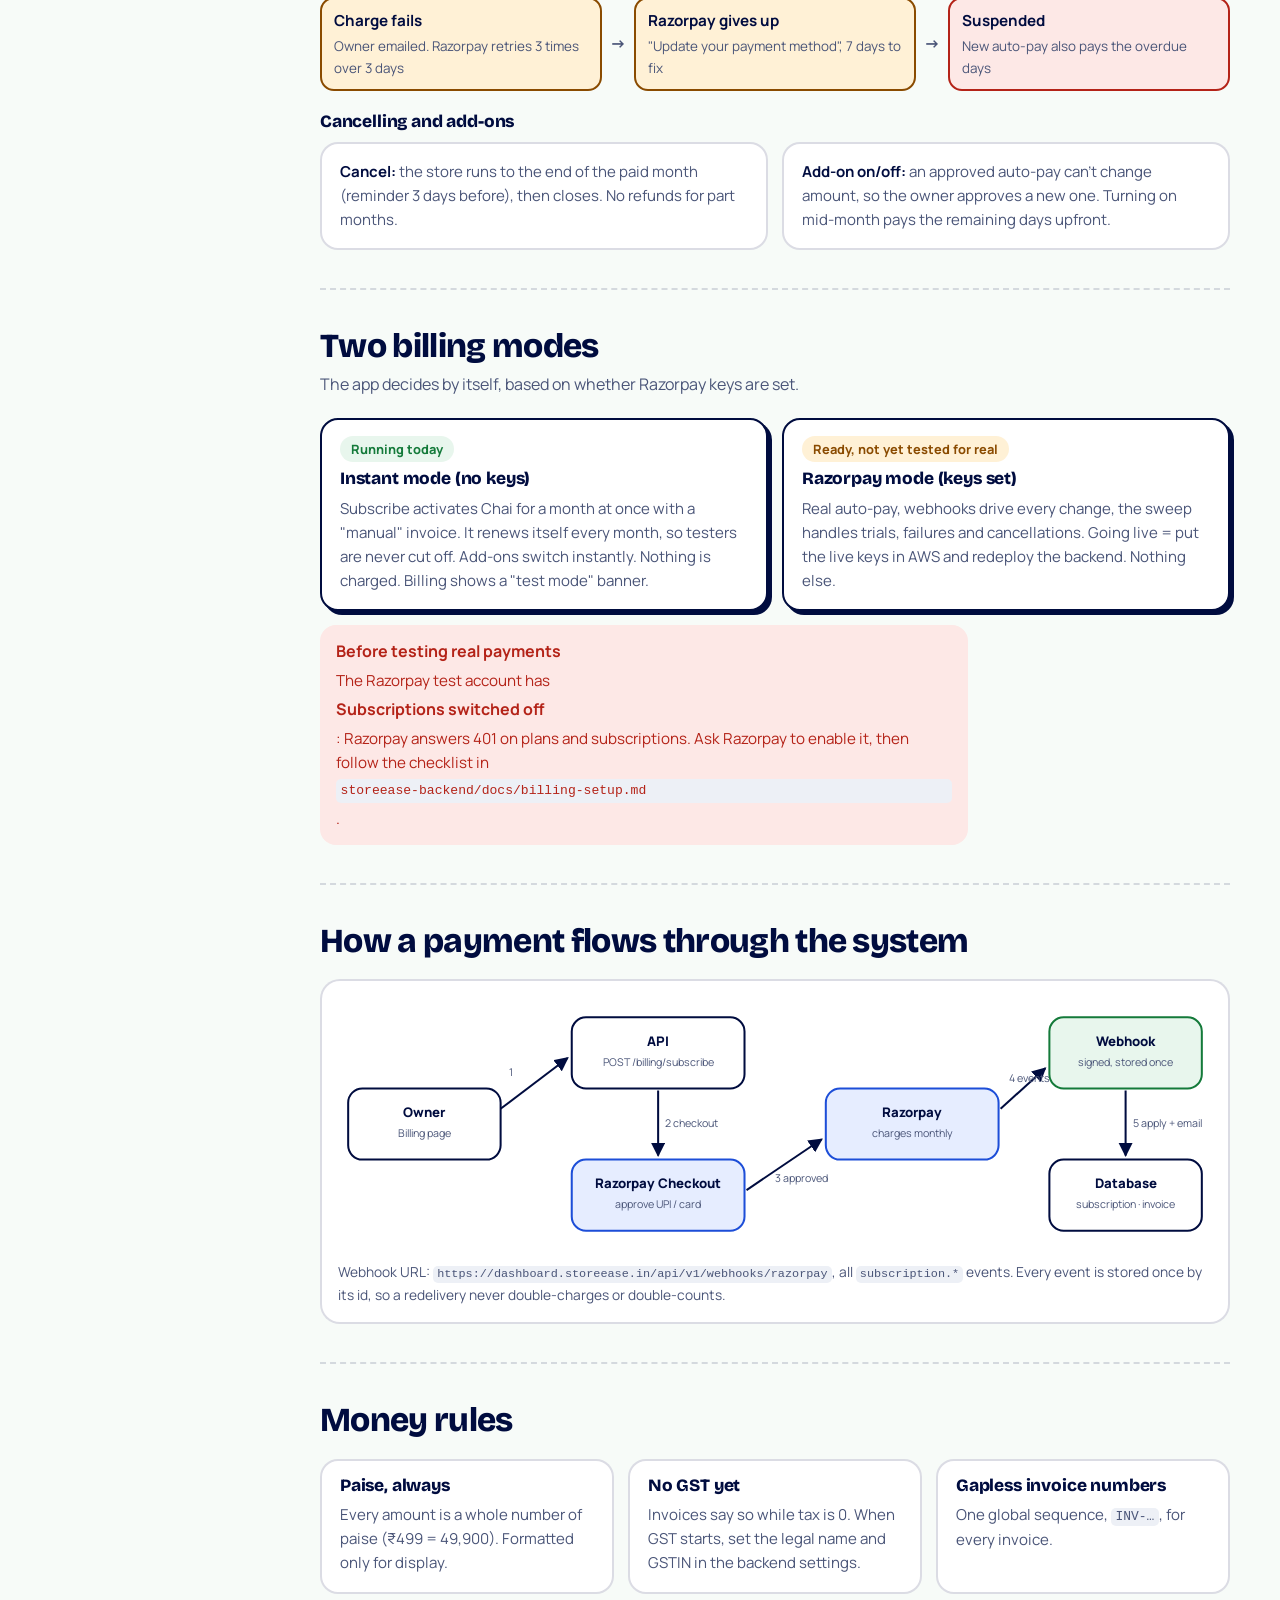
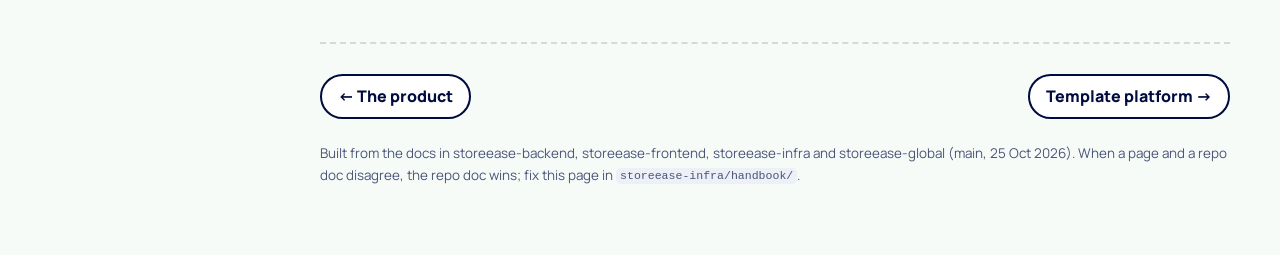
<file: pricing.html>
<!doctype html>
<html lang="en-IN">
<head>
<meta name="robots" content="noindex, nofollow">
<meta charset="utf-8">
<meta name="viewport" content="width=device-width, initial-scale=1, viewport-fit=cover">
<title>Plans &amp; Billing · StoreEase Handbook</title>
<meta name="claude:viewport-fit-sides" content="cover">
<link rel="preconnect" href="https://fonts.googleapis.com"><link rel="stylesheet" href="https://fonts.googleapis.com/css2?family=Bricolage+Grotesque:opsz,wght@12..96,800&family=Manrope:wght@400;500;600;700;800&family=Caveat:wght@700&display=swap">
<link rel="stylesheet" href="assets/handbook.css">
</head>
<body>
<div class="frame">
<aside class="side">
<a class="brand" href="index.html"><b>St<i></i>reEase</b><span>Handbook</span></a>
<nav class="nav" aria-label="Handbook pages">
<div class="grp">Start</div>
<a href="index.html">Start here</a>
<div class="grp">The business</div>
<a href="product.html">The product</a>
<a href="pricing.html" aria-current="page">Plans & billing</a>
<a href="template-platform.html">Template platform</a>
<a href="brand-colours.html">Brand colours</a>
<a href="google-login.html">Google login</a>
<div class="grp">How it is built</div>
<a href="architecture.html">Architecture</a>
<a href="tenancy.html">Keeping stores apart</a>
<a href="apps.html">The apps</a>
<a href="backend.html">API & data</a>
<div class="grp">Running it</div>
<a href="deploy.html">Deploy & operate</a>
<a href="local.html">Run it locally</a>
<div class="grp">Reference</div>
<a href="decisions.html">Decisions & open items</a>
<a href="glossary.html">Glossary</a>
</nav>
</aside>
<main>
<header class="top">
  <span class="eyebrow">The business</span>
  <h1>Plans &amp; billing</h1>
  <p class="lead">Owners pay StoreEase monthly by auto-pay (UPI AutoPay or a card mandate) through Razorpay. Shoppers never pay through StoreEase: the store collects from them directly.</p>
</header>

<section>
  <div class="sec-head"><h2>Plans</h2><p>Named after Indian snacks. Limits are checked only when something is added, so a store over its limit can still edit everything it has.</p></div>
  <div class="grid g3">
    <div class="card bold green"><span class="chip c-ok" style="justify-self:start">On sale</span><h3 style="font-size:1.5rem">Chai</h3><p><b style="font-size:1.6rem;color:var(--fg)">₹499</b> / month</p><ul><li>All 3 templates</li><li>Up to 50 products</li><li>Owner + 3 staff</li></ul></div>
    <div class="card"><span class="chip" style="justify-self:start">Coming soon · phase 2</span><h3 style="font-size:1.5rem">Samosa</h3><p><b style="font-size:1.6rem;color:var(--fg)">₹999</b> / month</p><ul><li>All templates</li><li>Up to 250 products</li><li>Owner + 20 staff</li></ul></div>
    <div class="card"><span class="chip" style="justify-self:start">Coming soon · phase 3</span><h3 style="font-size:1.5rem">Full Thali</h3><p><b style="font-size:1.6rem;color:var(--fg)">₹1,499</b> / month</p><ul><li>Everything in Samosa</li><li>A custom mobile app</li><li>Minimum 6 months</li></ul></div>
  </div>
  <div class="tbl" style="margin-top:18px"><table>
    <thead><tr><th>Add-on</th><th>Price</th><th>What it does</th><th>Status</th></tr></thead>
    <tbody>
      <tr><td><b>Inventory management</b> ("Bun maska")</td><td>₹199 / month</td><td>Record sales from other channels, approvals, stock ledger, channel analytics</td><td><span class="chip c-ok">available</span></td></tr>
      <tr><td><b>Done-for-you store setup</b></td><td>₹1,299 once</td><td>The shop sends photos and a price list; StoreEase builds the store within 48 hours</td><td><span class="chip c-ok">available</span> (instant mode)</td></tr>
      <tr><td><b>Custom storefront design</b></td><td>Later redesigns ₹1,499</td><td>A design made for one store. The first one needs Samosa paid 6 months upfront</td><td><span class="chip">phase 3</span></td></tr>
    </tbody></table></div>
  <div class="callout info" style="margin-top:14px"><b>Decided 25 Oct 2026</b>Chai ₹499, Samosa ₹999, Full Thali ₹1,499. Inventory management is the ₹199 "Bun maska" add-on; Chai does not include it. The homepage has not been updated: it still sells "chai + bun maska" as ₹499 + ₹1,299 setup, and the app and API still call the third plan "Biryani" until the rename merges.</div>
</section>

<section>
  <div class="sec-head"><h2>A subscription over time</h2><p>Every new store starts with a free 14-day trial. A billing "sweep" in the API checks every store regularly and sends the reminders.</p></div>
  <h3 style="margin-bottom:10px">The happy path</h3>
  <div class="flow">
    <div class="step"><b>Day 0 · sign up</b><span>Trial starts. Store is private</span></div><span class="arr">→</span>
    <div class="step"><b>Subscribe</b><span>Owner approves an auto-pay in Razorpay. First charge at trial end</span></div><span class="arr">→</span>
    <div class="step g"><b>Paid · publish</b><span>Store goes live. Charged monthly, receipt email + PDF invoice</span></div>
  </div>
  <h3 style="margin:22px 0 10px">If nothing is set up by the trial's end</h3>
  <div class="flow">
    <div class="step"><b>3 days and 1 day before</b><span>Reminder emails</span></div><span class="arr">→</span>
    <div class="step w"><b>Trial ends</b><span>7 days' grace, free. Reminder the day before suspension</span></div><span class="arr">→</span>
    <div class="step r"><b>Suspended</b><span>Shop shows "temporarily closed". Owner can still sign in and pay</span></div><span class="arr">→</span>
    <div class="step g"><b>Pays</b><span>Store reopens at once</span></div>
  </div>
  <h3 style="margin:22px 0 10px">If a monthly payment fails</h3>
  <div class="flow">
    <div class="step w"><b>Charge fails</b><span>Owner emailed. Razorpay retries 3 times over 3 days</span></div><span class="arr">→</span>
    <div class="step w"><b>Razorpay gives up</b><span>"Update your payment method", 7 days to fix</span></div><span class="arr">→</span>
    <div class="step r"><b>Suspended</b><span>New auto-pay also pays the overdue days</span></div>
  </div>
  <h3 style="margin:22px 0 10px">Cancelling and add-ons</h3>
  <div class="grid g2">
    <div class="card"><p><b style="color:var(--fg)">Cancel:</b> the store runs to the end of the paid month (reminder 3 days before), then closes. No refunds for part months.</p></div>
    <div class="card"><p><b style="color:var(--fg)">Add-on on/off:</b> an approved auto-pay can't change amount, so the owner approves a new one. Turning on mid-month pays the remaining days upfront.</p></div>
  </div>
</section>

<section>
  <div class="sec-head"><h2>Two billing modes</h2><p>The app decides by itself, based on whether Razorpay keys are set.</p></div>
  <div class="grid g2">
    <div class="card bold"><span class="chip c-ok" style="justify-self:start">Running today</span><h3>Instant mode (no keys)</h3><p>Subscribe activates Chai for a month at once with a "manual" invoice. It renews itself every month, so testers are never cut off. Add-ons switch instantly. Nothing is charged. Billing shows a "test mode" banner.</p></div>
    <div class="card bold"><span class="chip c-warn" style="justify-self:start">Ready, not yet tested for real</span><h3>Razorpay mode (keys set)</h3><p>Real auto-pay, webhooks drive every change, the sweep handles trials, failures and cancellations. Going live = put the live keys in AWS and redeploy the backend. Nothing else.</p></div>
  </div>
  <div class="callout bad" style="margin-top:14px"><b>Before testing real payments</b>The Razorpay test account has <b>Subscriptions switched off</b>: Razorpay answers 401 on plans and subscriptions. Ask Razorpay to enable it, then follow the checklist in <code>storeease-backend/docs/billing-setup.md</code>.</div>
</section>

<section>
  <div class="sec-head"><h2>How a payment flows through the system</h2></div>
  <figure class="fig" style="margin:0">
    <svg class="wide" viewBox="0 0 860 250" role="img" aria-label="Owner approves auto-pay in Razorpay; Razorpay sends webhooks to the API which updates subscriptions, invoices and payments and emails a receipt">
      <defs><marker id="b1" viewBox="0 0 10 10" refX="9" refY="5" markerWidth="7" markerHeight="7" orient="auto"><path d="M0,0L10,5L0,10z" class="arrow"/></marker></defs>
      <rect x="10" y="90" width="150" height="70" rx="14" class="box"/><text x="85" y="118" text-anchor="middle" class="t-b">Owner</text><text x="85" y="138" text-anchor="middle" class="t-xs">Billing page</text>
      <rect x="230" y="20" width="170" height="70" rx="14" class="box"/><text x="315" y="48" text-anchor="middle" class="t-b">API</text><text x="315" y="68" text-anchor="middle" class="t-xs">POST /billing/subscribe</text>
      <rect x="230" y="160" width="170" height="70" rx="14" class="box-i"/><text x="315" y="188" text-anchor="middle" class="t-b">Razorpay Checkout</text><text x="315" y="208" text-anchor="middle" class="t-xs">approve UPI / card</text>
      <rect x="480" y="90" width="170" height="70" rx="14" class="box-i"/><text x="565" y="118" text-anchor="middle" class="t-b">Razorpay</text><text x="565" y="138" text-anchor="middle" class="t-xs">charges monthly</text>
      <rect x="700" y="20" width="150" height="70" rx="14" class="box-g"/><text x="775" y="48" text-anchor="middle" class="t-b">Webhook</text><text x="775" y="68" text-anchor="middle" class="t-xs">signed, stored once</text>
      <rect x="700" y="160" width="150" height="70" rx="14" class="box"/><text x="775" y="188" text-anchor="middle" class="t-b">Database</text><text x="775" y="208" text-anchor="middle" class="t-xs">subscription · invoice</text>
      <path d="M160 110 L226 60" class="wire" marker-end="url(#b1)"/><text x="168" y="78" class="t-xs">1</text>
      <path d="M315 92 V156" class="wire" marker-end="url(#b1)"/><text x="322" y="128" class="t-xs">2 checkout</text>
      <path d="M402 190 L476 140" class="wire" marker-end="url(#b1)"/><text x="430" y="182" class="t-xs">3 approved</text>
      <path d="M652 110 L696 70" class="wire" marker-end="url(#b1)"/><text x="660" y="84" class="t-xs">4 events</text>
      <path d="M775 92 V156" class="wire" marker-end="url(#b1)"/><text x="782" y="128" class="t-xs">5 apply + email</text>
    </svg>
    <figcaption>Webhook URL: <code>https://dashboard.storeease.in/api/v1/webhooks/razorpay</code>, all <code>subscription.*</code> events. Every event is stored once by its id, so a redelivery never double-charges or double-counts.</figcaption>
  </figure>
</section>

<section>
  <div class="sec-head"><h2>Money rules</h2></div>
  <div class="grid g3">
    <div class="card"><h3>Paise, always</h3><p>Every amount is a whole number of paise (₹499 = 49,900). Formatted only for display.</p></div>
    <div class="card"><h3>No GST yet</h3><p>Invoices say so while tax is 0. When GST starts, set the legal name and GSTIN in the backend settings.</p></div>
    <div class="card"><h3>Gapless invoice numbers</h3><p>One global sequence, <code>INV-…</code>, for every invoice.</p></div>
  </div>
</section>

<nav class="pager" aria-label="Next and previous page"><a href="product.html">← The product</a><a href="template-platform.html">Template platform →</a></nav>
<footer class="foot">Built from the docs in storeease-backend, storeease-frontend, storeease-infra and storeease-global (main, 25 Oct 2026). When a page and a repo doc disagree, the repo doc wins; fix this page in <code>storeease-infra/handbook/</code>.</footer>
</main>
</div>
</body>
</html>
</file>
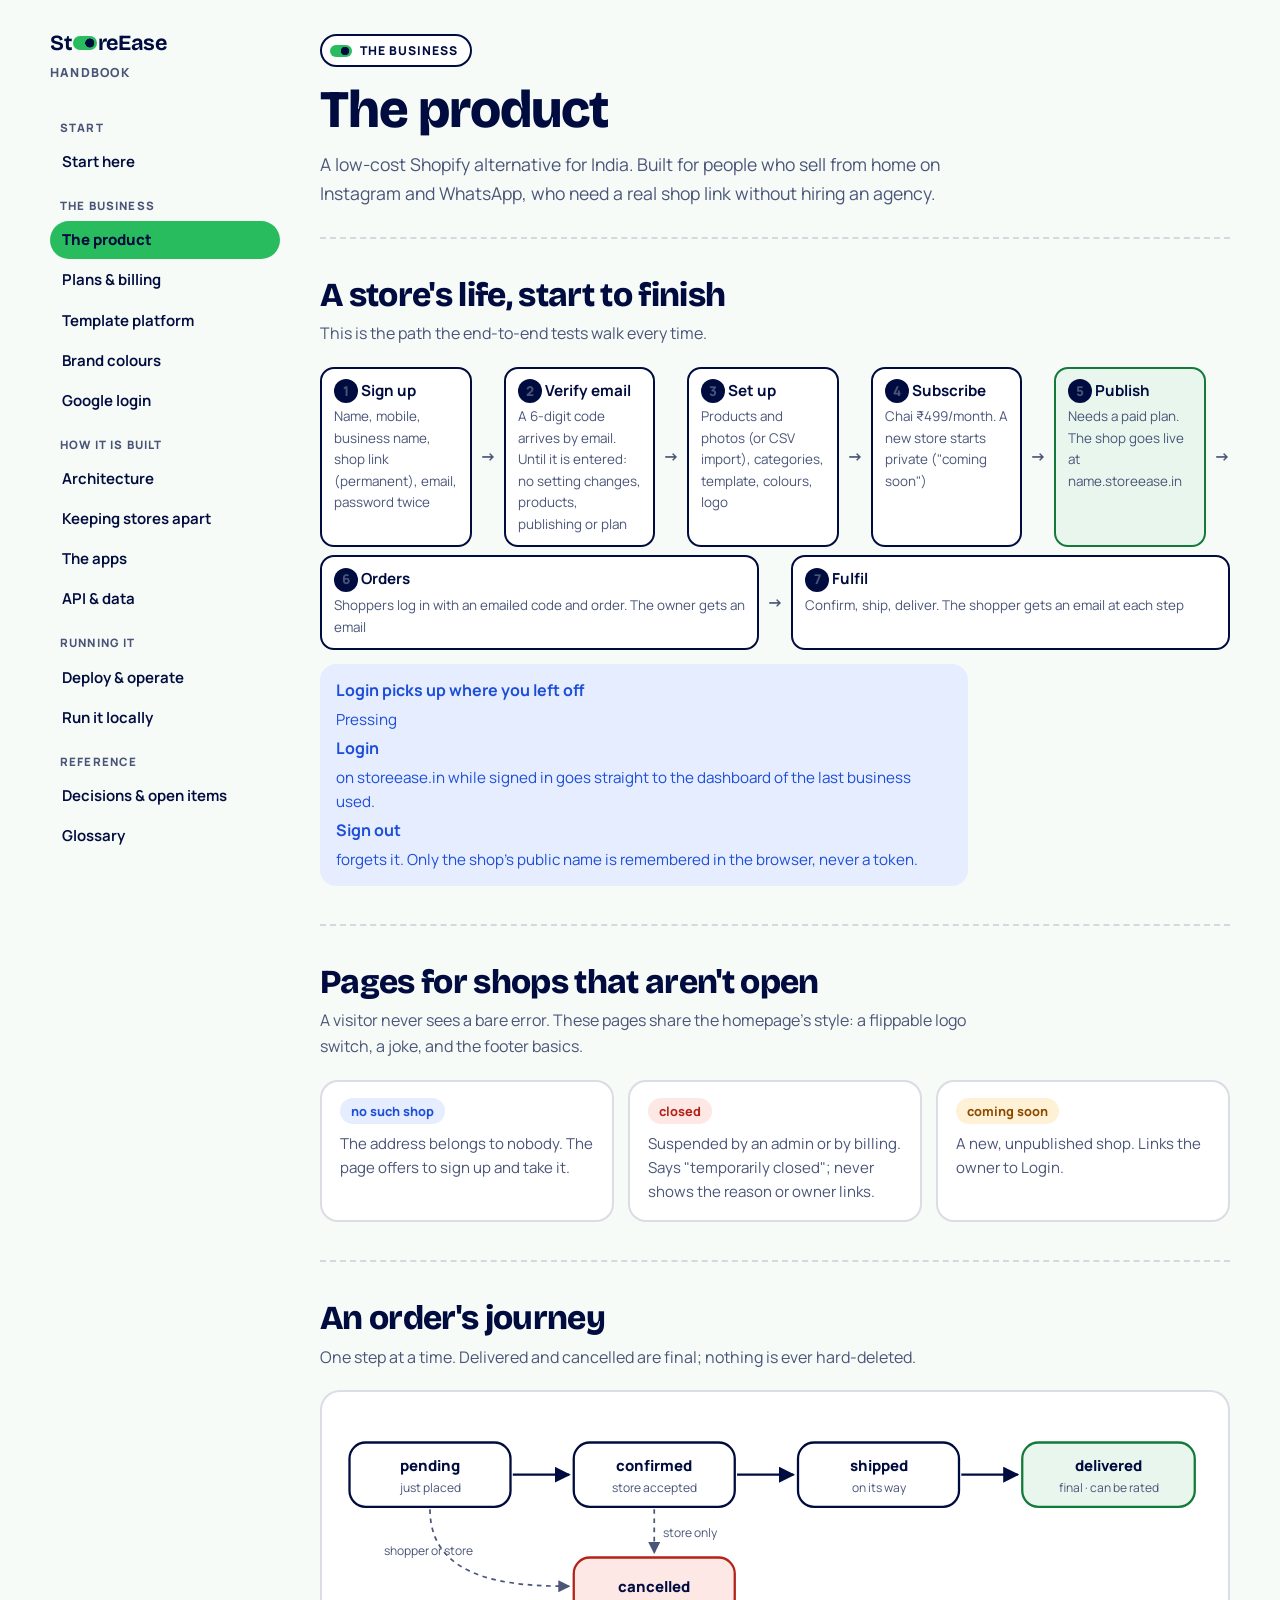
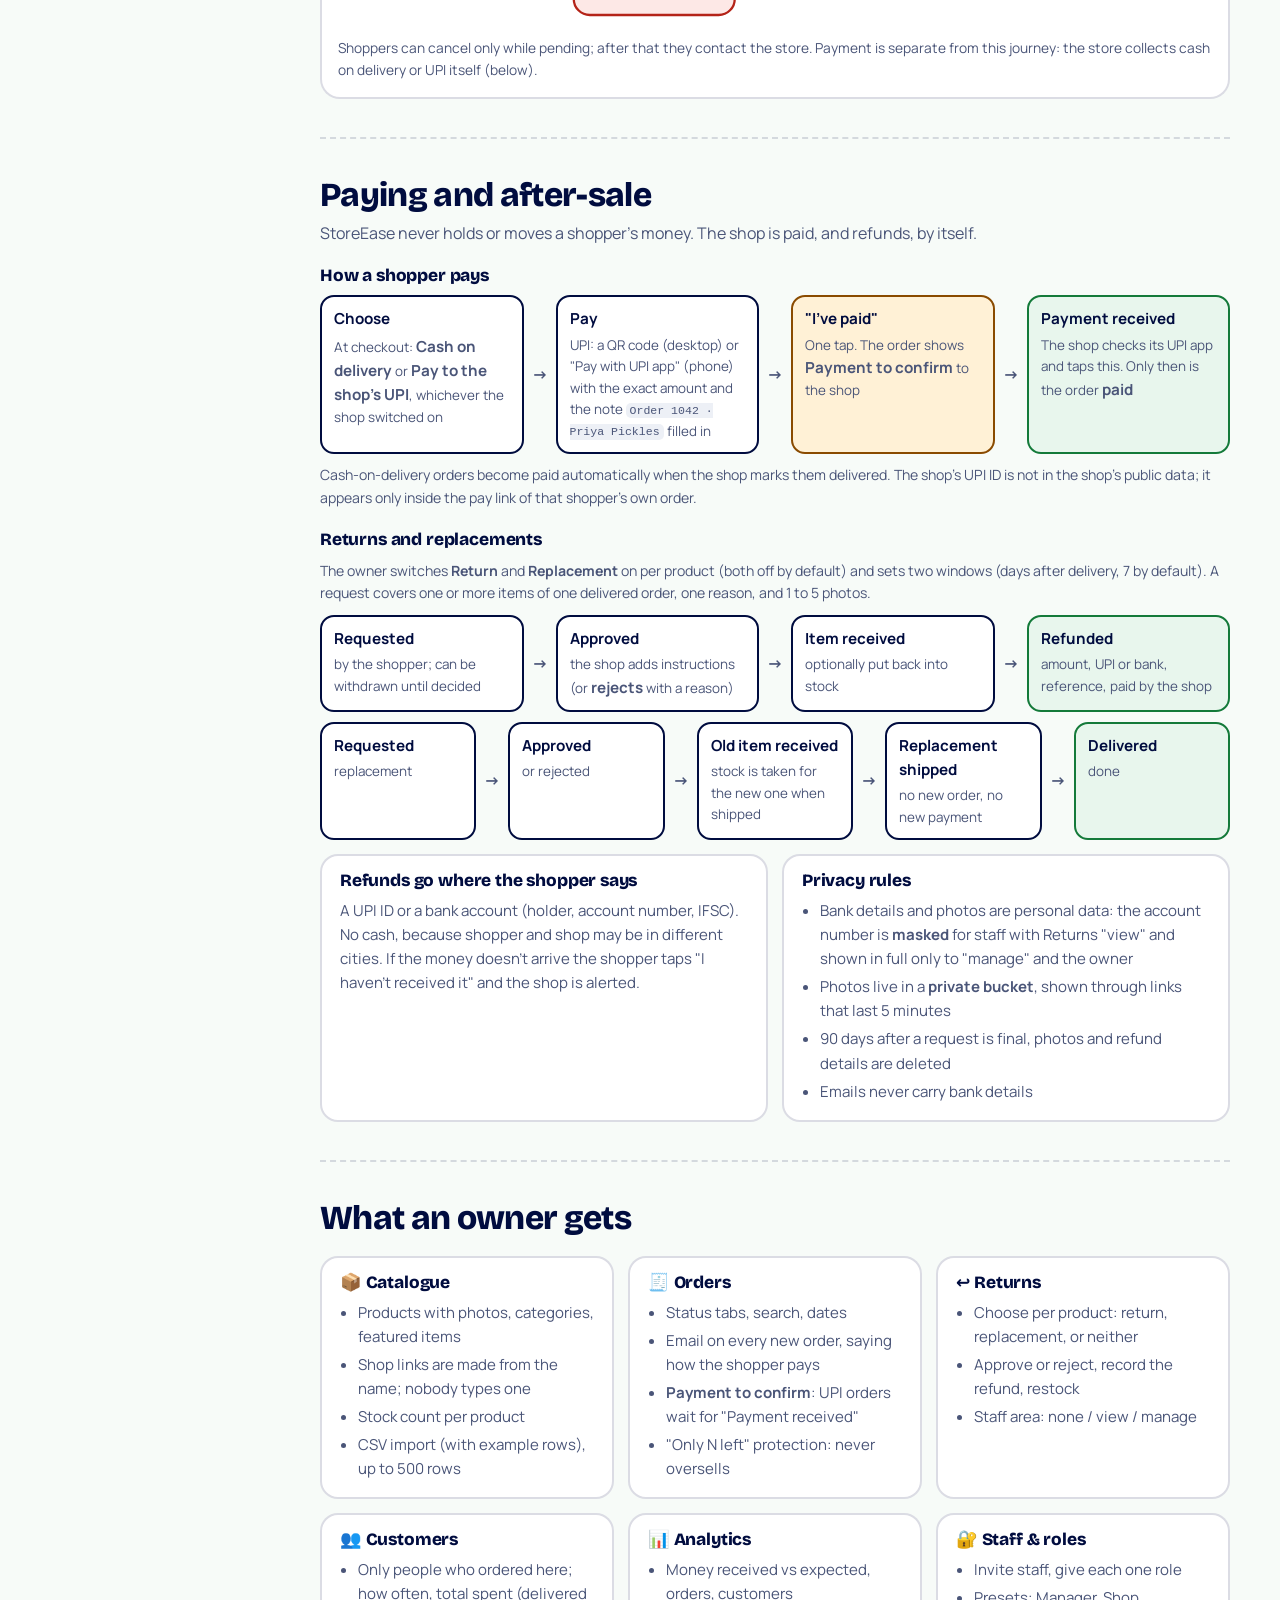
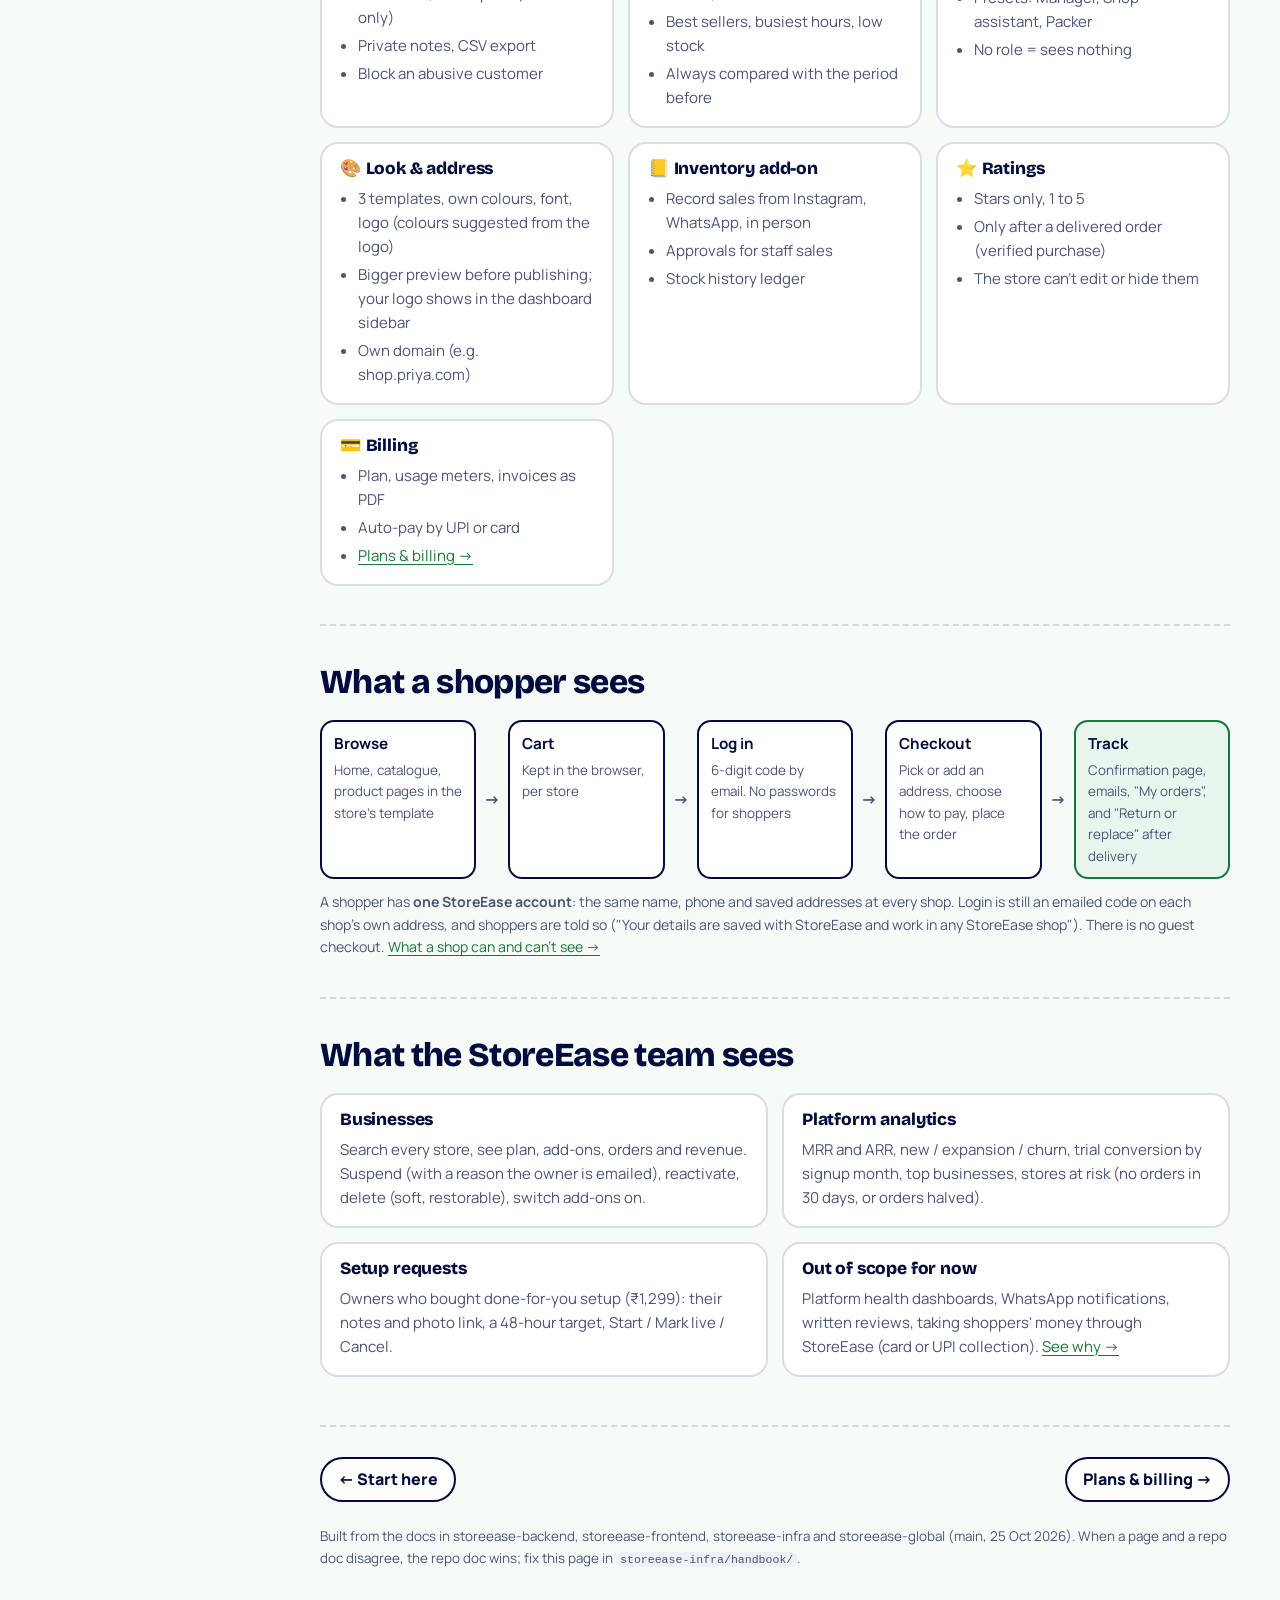
<file: product.html>
<!doctype html>
<html lang="en-IN">
<head>
<meta name="robots" content="noindex, nofollow">
<meta charset="utf-8">
<meta name="viewport" content="width=device-width, initial-scale=1, viewport-fit=cover">
<title>The Product · StoreEase Handbook</title>
<meta name="claude:viewport-fit-sides" content="cover">
<link rel="preconnect" href="https://fonts.googleapis.com"><link rel="stylesheet" href="https://fonts.googleapis.com/css2?family=Bricolage+Grotesque:opsz,wght@12..96,800&family=Manrope:wght@400;500;600;700;800&family=Caveat:wght@700&display=swap">
<link rel="stylesheet" href="assets/handbook.css">
</head>
<body>
<div class="frame">
<aside class="side">
<a class="brand" href="index.html"><b>St<i></i>reEase</b><span>Handbook</span></a>
<nav class="nav" aria-label="Handbook pages">
<div class="grp">Start</div>
<a href="index.html">Start here</a>
<div class="grp">The business</div>
<a href="product.html" aria-current="page">The product</a>
<a href="pricing.html">Plans & billing</a>
<a href="template-platform.html">Template platform</a>
<a href="brand-colours.html">Brand colours</a>
<a href="google-login.html">Google login</a>
<div class="grp">How it is built</div>
<a href="architecture.html">Architecture</a>
<a href="tenancy.html">Keeping stores apart</a>
<a href="apps.html">The apps</a>
<a href="backend.html">API & data</a>
<div class="grp">Running it</div>
<a href="deploy.html">Deploy & operate</a>
<a href="local.html">Run it locally</a>
<div class="grp">Reference</div>
<a href="decisions.html">Decisions & open items</a>
<a href="glossary.html">Glossary</a>
</nav>
</aside>
<main>
<header class="top">
  <span class="eyebrow">The business</span>
  <h1>The product</h1>
  <p class="lead">A low-cost Shopify alternative for India. Built for people who sell from home on Instagram and WhatsApp, who need a real shop link without hiring an agency.</p>
</header>

<section>
  <div class="sec-head"><h2>A store's life, start to finish</h2><p>This is the path the end-to-end tests walk every time.</p></div>
  <div class="flow">
    <div class="step"><b><span class="n">1</span> Sign up</b><span>Name, mobile, business name, shop link (permanent), email, password twice</span></div><span class="arr">→</span>
    <div class="step"><b><span class="n">2</span> Verify email</b><span>A 6-digit code arrives by email. Until it is entered: no setting changes, products, publishing or plan</span></div><span class="arr">→</span>
    <div class="step"><b><span class="n">3</span> Set up</b><span>Products and photos (or CSV import), categories, template, colours, logo</span></div><span class="arr">→</span>
    <div class="step"><b><span class="n">4</span> Subscribe</b><span>Chai ₹499/month. A new store starts private ("coming soon")</span></div><span class="arr">→</span>
    <div class="step g"><b><span class="n">5</span> Publish</b><span>Needs a paid plan. The shop goes live at name.storeease.in</span></div><span class="arr">→</span>
    <div class="step"><b><span class="n">6</span> Orders</b><span>Shoppers log in with an emailed code and order. The owner gets an email</span></div><span class="arr">→</span>
    <div class="step"><b><span class="n">7</span> Fulfil</b><span>Confirm, ship, deliver. The shopper gets an email at each step</span></div>
  </div>
  <div class="callout info" style="margin-top:14px"><b>Login picks up where you left off</b>Pressing <b>Login</b> on storeease.in while signed in goes straight to the dashboard of the last business used. <b>Sign out</b> forgets it. Only the shop's public name is remembered in the browser, never a token.</div>
</section>

<section>
  <div class="sec-head"><h2>Pages for shops that aren't open</h2><p>A visitor never sees a bare error. These pages share the homepage's style: a flippable logo switch, a joke, and the footer basics.</p></div>
  <div class="grid g3">
    <div class="card"><span class="chip c-info" style="justify-self:start">no such shop</span><p>The address belongs to nobody. The page offers to sign up and take it.</p></div>
    <div class="card"><span class="chip c-bad" style="justify-self:start">closed</span><p>Suspended by an admin or by billing. Says "temporarily closed"; never shows the reason or owner links.</p></div>
    <div class="card"><span class="chip c-warn" style="justify-self:start">coming soon</span><p>A new, unpublished shop. Links the owner to Login.</p></div>
  </div>
</section>

<section>
  <div class="sec-head"><h2>An order's journey</h2><p>One step at a time. Delivered and cancelled are final; nothing is ever hard-deleted.</p></div>
  <figure class="fig" style="margin:0">
    <svg viewBox="0 0 760 190" role="img" aria-label="Order status flow: pending, confirmed, shipped, delivered; cancelled from pending or confirmed">
      <defs><marker id="a1" viewBox="0 0 10 10" refX="9" refY="5" markerWidth="7" markerHeight="7" orient="auto"><path d="M0,0L10,5L0,10z" class="arrow"/></marker>
      <marker id="a2" viewBox="0 0 10 10" refX="9" refY="5" markerWidth="7" markerHeight="7" orient="auto"><path d="M0,0L10,5L0,10z" class="arrow-m"/></marker></defs>
      <rect x="10" y="30" width="140" height="56" rx="14" class="box"/><text x="80" y="55" text-anchor="middle" class="t-b">pending</text><text x="80" y="73" text-anchor="middle" class="t-xs">just placed</text>
      <rect x="205" y="30" width="140" height="56" rx="14" class="box"/><text x="275" y="55" text-anchor="middle" class="t-b">confirmed</text><text x="275" y="73" text-anchor="middle" class="t-xs">store accepted</text>
      <rect x="400" y="30" width="140" height="56" rx="14" class="box"/><text x="470" y="55" text-anchor="middle" class="t-b">shipped</text><text x="470" y="73" text-anchor="middle" class="t-xs">on its way</text>
      <rect x="595" y="30" width="150" height="56" rx="14" class="box-g"/><text x="670" y="55" text-anchor="middle" class="t-b">delivered</text><text x="670" y="73" text-anchor="middle" class="t-xs">final · can be rated</text>
      <path d="M152 58H201" class="wire" marker-end="url(#a1)"/><path d="M347 58H396" class="wire" marker-end="url(#a1)"/><path d="M542 58H591" class="wire" marker-end="url(#a1)"/>
      <rect x="205" y="130" width="140" height="50" rx="14" class="box-r"/><text x="275" y="160" text-anchor="middle" class="t-b">cancelled</text>
      <path d="M80 88 C80 150,150 155,201 155" class="wire-d" marker-end="url(#a2)"/><text x="40" y="128" class="t-xs">shopper or store</text>
      <path d="M275 88V126" class="wire-d" marker-end="url(#a2)"/><text x="283" y="112" class="t-xs">store only</text>
    </svg>
    <figcaption>Shoppers can cancel only while pending; after that they contact the store. Payment is separate from this journey: the store collects cash on delivery or UPI itself (below).</figcaption>
  </figure>
</section>

<section>
  <div class="sec-head"><h2>Paying and after-sale</h2><p>StoreEase never holds or moves a shopper's money. The shop is paid, and refunds, by itself.</p></div>
  <h3 style="margin:0 0 10px">How a shopper pays</h3>
  <div class="flow">
    <div class="step"><b>Choose</b><span>At checkout: <b>Cash on delivery</b> or <b>Pay to the shop's UPI</b>, whichever the shop switched on</span></div><span class="arr">→</span>
    <div class="step"><b>Pay</b><span>UPI: a QR code (desktop) or "Pay with UPI app" (phone) with the exact amount and the note <code>Order 1042 · Priya Pickles</code> filled in</span></div><span class="arr">→</span>
    <div class="step w"><b>"I've paid"</b><span>One tap. The order shows <b>Payment to confirm</b> to the shop</span></div><span class="arr">→</span>
    <div class="step g"><b>Payment received</b><span>The shop checks its UPI app and taps this. Only then is the order <b>paid</b></span></div>
  </div>
  <p class="muted small" style="margin:10px 0 22px">Cash-on-delivery orders become paid automatically when the shop marks them delivered. The shop's UPI ID is not in the shop's public data; it appears only inside the pay link of that shopper's own order.</p>

  <h3 style="margin:0 0 10px">Returns and replacements</h3>
  <p class="muted small" style="margin:0 0 10px">The owner switches <b>Return</b> and <b>Replacement</b> on per product (both off by default) and sets two windows (days after delivery, 7 by default). A request covers one or more items of one delivered order, one reason, and 1 to 5 photos.</p>
  <div class="flow">
    <div class="step"><b>Requested</b><span>by the shopper; can be withdrawn until decided</span></div><span class="arr">→</span>
    <div class="step"><b>Approved</b><span>the shop adds instructions (or <b>rejects</b> with a reason)</span></div><span class="arr">→</span>
    <div class="step"><b>Item received</b><span>optionally put back into stock</span></div><span class="arr">→</span>
    <div class="step g"><b>Refunded</b><span>amount, UPI or bank, reference, paid by the shop</span></div>
  </div>
  <div class="flow" style="margin-top:10px">
    <div class="step"><b>Requested</b><span>replacement</span></div><span class="arr">→</span>
    <div class="step"><b>Approved</b><span>or rejected</span></div><span class="arr">→</span>
    <div class="step"><b>Old item received</b><span>stock is taken for the new one when shipped</span></div><span class="arr">→</span>
    <div class="step"><b>Replacement shipped</b><span>no new order, no new payment</span></div><span class="arr">→</span>
    <div class="step g"><b>Delivered</b><span>done</span></div>
  </div>
  <div class="grid g2" style="margin-top:14px">
    <div class="card"><h3>Refunds go where the shopper says</h3><p>A UPI ID or a bank account (holder, account number, IFSC). No cash, because shopper and shop may be in different cities. If the money doesn't arrive the shopper taps "I haven't received it" and the shop is alerted.</p></div>
    <div class="card"><h3>Privacy rules</h3><ul><li>Bank details and photos are personal data: the account number is <b>masked</b> for staff with Returns "view" and shown in full only to "manage" and the owner</li><li>Photos live in a <b>private bucket</b>, shown through links that last 5 minutes</li><li>90 days after a request is final, photos and refund details are deleted</li><li>Emails never carry bank details</li></ul></div>
  </div>
</section>

<section>
  <div class="sec-head"><h2>What an owner gets</h2></div>
  <div class="grid g3">
    <div class="card"><h3>📦 Catalogue</h3><ul><li>Products with photos, categories, featured items</li><li>Shop links are made from the name; nobody types one</li><li>Stock count per product</li><li>CSV import (with example rows), up to 500 rows</li></ul></div>
    <div class="card"><h3>🧾 Orders</h3><ul><li>Status tabs, search, dates</li><li>Email on every new order, saying how the shopper pays</li><li><b>Payment to confirm</b>: UPI orders wait for "Payment received"</li><li>"Only N left" protection: never oversells</li></ul></div>
    <div class="card"><h3>↩️ Returns</h3><ul><li>Choose per product: return, replacement, or neither</li><li>Approve or reject, record the refund, restock</li><li>Staff area: none / view / manage</li></ul></div>
    <div class="card"><h3>👥 Customers</h3><ul><li>Only people who ordered here; how often, total spent (delivered only)</li><li>Private notes, CSV export</li><li>Block an abusive customer</li></ul></div>
    <div class="card"><h3>📊 Analytics</h3><ul><li>Money received vs expected, orders, customers</li><li>Best sellers, busiest hours, low stock</li><li>Always compared with the period before</li></ul></div>
    <div class="card"><h3>🔐 Staff &amp; roles</h3><ul><li>Invite staff, give each one role</li><li>Presets: Manager, Shop assistant, Packer</li><li>No role = sees nothing</li></ul></div>
    <div class="card"><h3>🎨 Look &amp; address</h3><ul><li>3 templates, own colours, font, logo (colours suggested from the logo)</li><li>Bigger preview before publishing; your logo shows in the dashboard sidebar</li><li>Own domain (e.g. shop.priya.com)</li></ul></div>
    <div class="card"><h3>📒 Inventory add-on</h3><ul><li>Record sales from Instagram, WhatsApp, in person</li><li>Approvals for staff sales</li><li>Stock history ledger</li></ul></div>
    <div class="card"><h3>⭐ Ratings</h3><ul><li>Stars only, 1 to 5</li><li>Only after a delivered order (verified purchase)</li><li>The store can't edit or hide them</li></ul></div>
    <div class="card"><h3>💳 Billing</h3><ul><li>Plan, usage meters, invoices as PDF</li><li>Auto-pay by UPI or card</li><li><a href="pricing.html">Plans &amp; billing →</a></li></ul></div>
  </div>
</section>

<section>
  <div class="sec-head"><h2>What a shopper sees</h2></div>
  <div class="flow">
    <div class="step"><b>Browse</b><span>Home, catalogue, product pages in the store's template</span></div><span class="arr">→</span>
    <div class="step"><b>Cart</b><span>Kept in the browser, per store</span></div><span class="arr">→</span>
    <div class="step"><b>Log in</b><span>6-digit code by email. No passwords for shoppers</span></div><span class="arr">→</span>
    <div class="step"><b>Checkout</b><span>Pick or add an address, choose how to pay, place the order</span></div><span class="arr">→</span>
    <div class="step g"><b>Track</b><span>Confirmation page, emails, "My orders", and "Return or replace" after delivery</span></div>
  </div>
  <p class="muted small" style="margin-top:12px">A shopper has <b>one StoreEase account</b>: the same name, phone and saved addresses at every shop. Login is still an emailed code on each shop's own address, and shoppers are told so ("Your details are saved with StoreEase and work in any StoreEase shop"). There is no guest checkout. <a href="tenancy.html">What a shop can and can't see &rarr;</a></p>
</section>

<section>
  <div class="sec-head"><h2>What the StoreEase team sees</h2></div>
  <div class="grid g2">
    <div class="card"><h3>Businesses</h3><p>Search every store, see plan, add-ons, orders and revenue. Suspend (with a reason the owner is emailed), reactivate, delete (soft, restorable), switch add-ons on.</p></div>
    <div class="card"><h3>Platform analytics</h3><p>MRR and ARR, new / expansion / churn, trial conversion by signup month, top businesses, stores at risk (no orders in 30 days, or orders halved).</p></div>
    <div class="card"><h3>Setup requests</h3><p>Owners who bought done-for-you setup (₹1,299): their notes and photo link, a 48-hour target, Start / Mark live / Cancel.</p></div>
    <div class="card"><h3>Out of scope for now</h3><p>Platform health dashboards, WhatsApp notifications, written reviews, taking shoppers' money through StoreEase (card or UPI collection). <a href="decisions.html">See why →</a></p></div>
  </div>
</section>

<nav class="pager" aria-label="Next and previous page"><a href="index.html">← Start here</a><a href="pricing.html">Plans & billing →</a></nav>
<footer class="foot">Built from the docs in storeease-backend, storeease-frontend, storeease-infra and storeease-global (main, 25 Oct 2026). When a page and a repo doc disagree, the repo doc wins; fix this page in <code>storeease-infra/handbook/</code>.</footer>
</main>
</div>
</body>
</html>
</file>
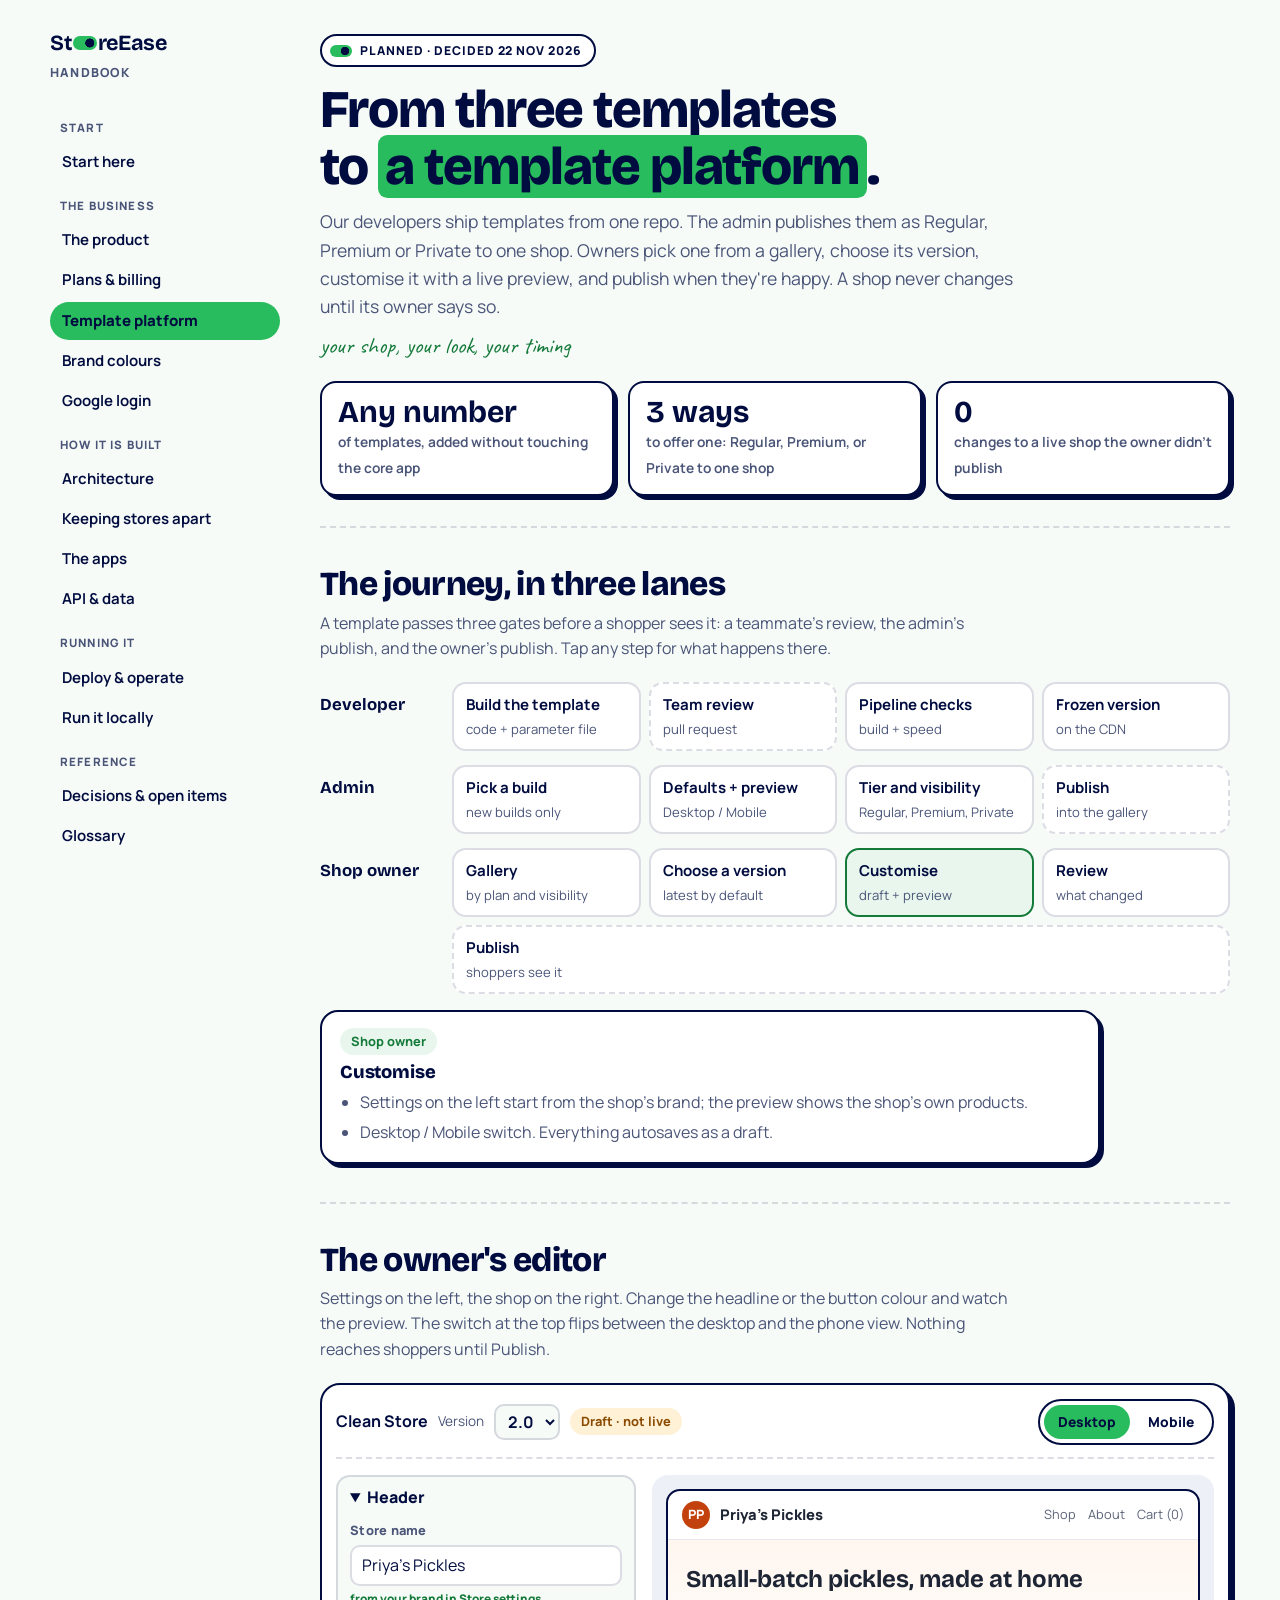
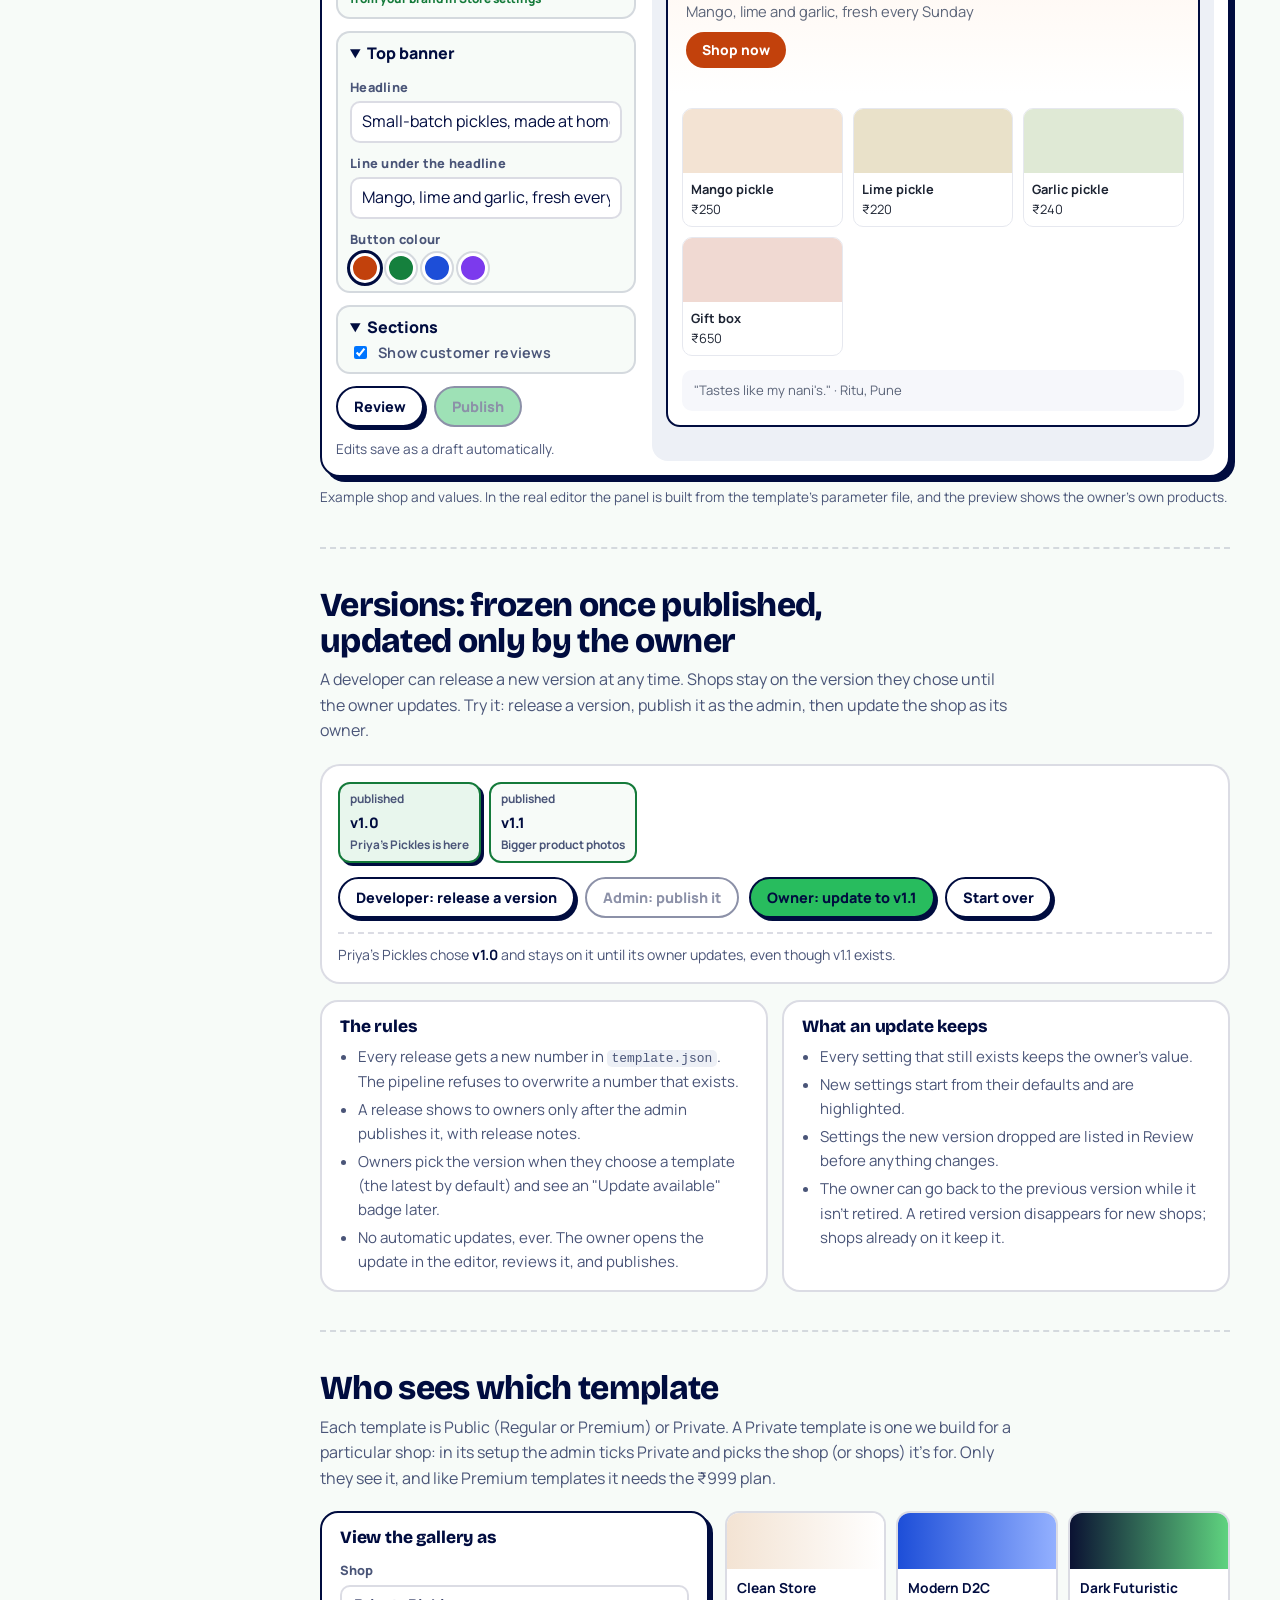
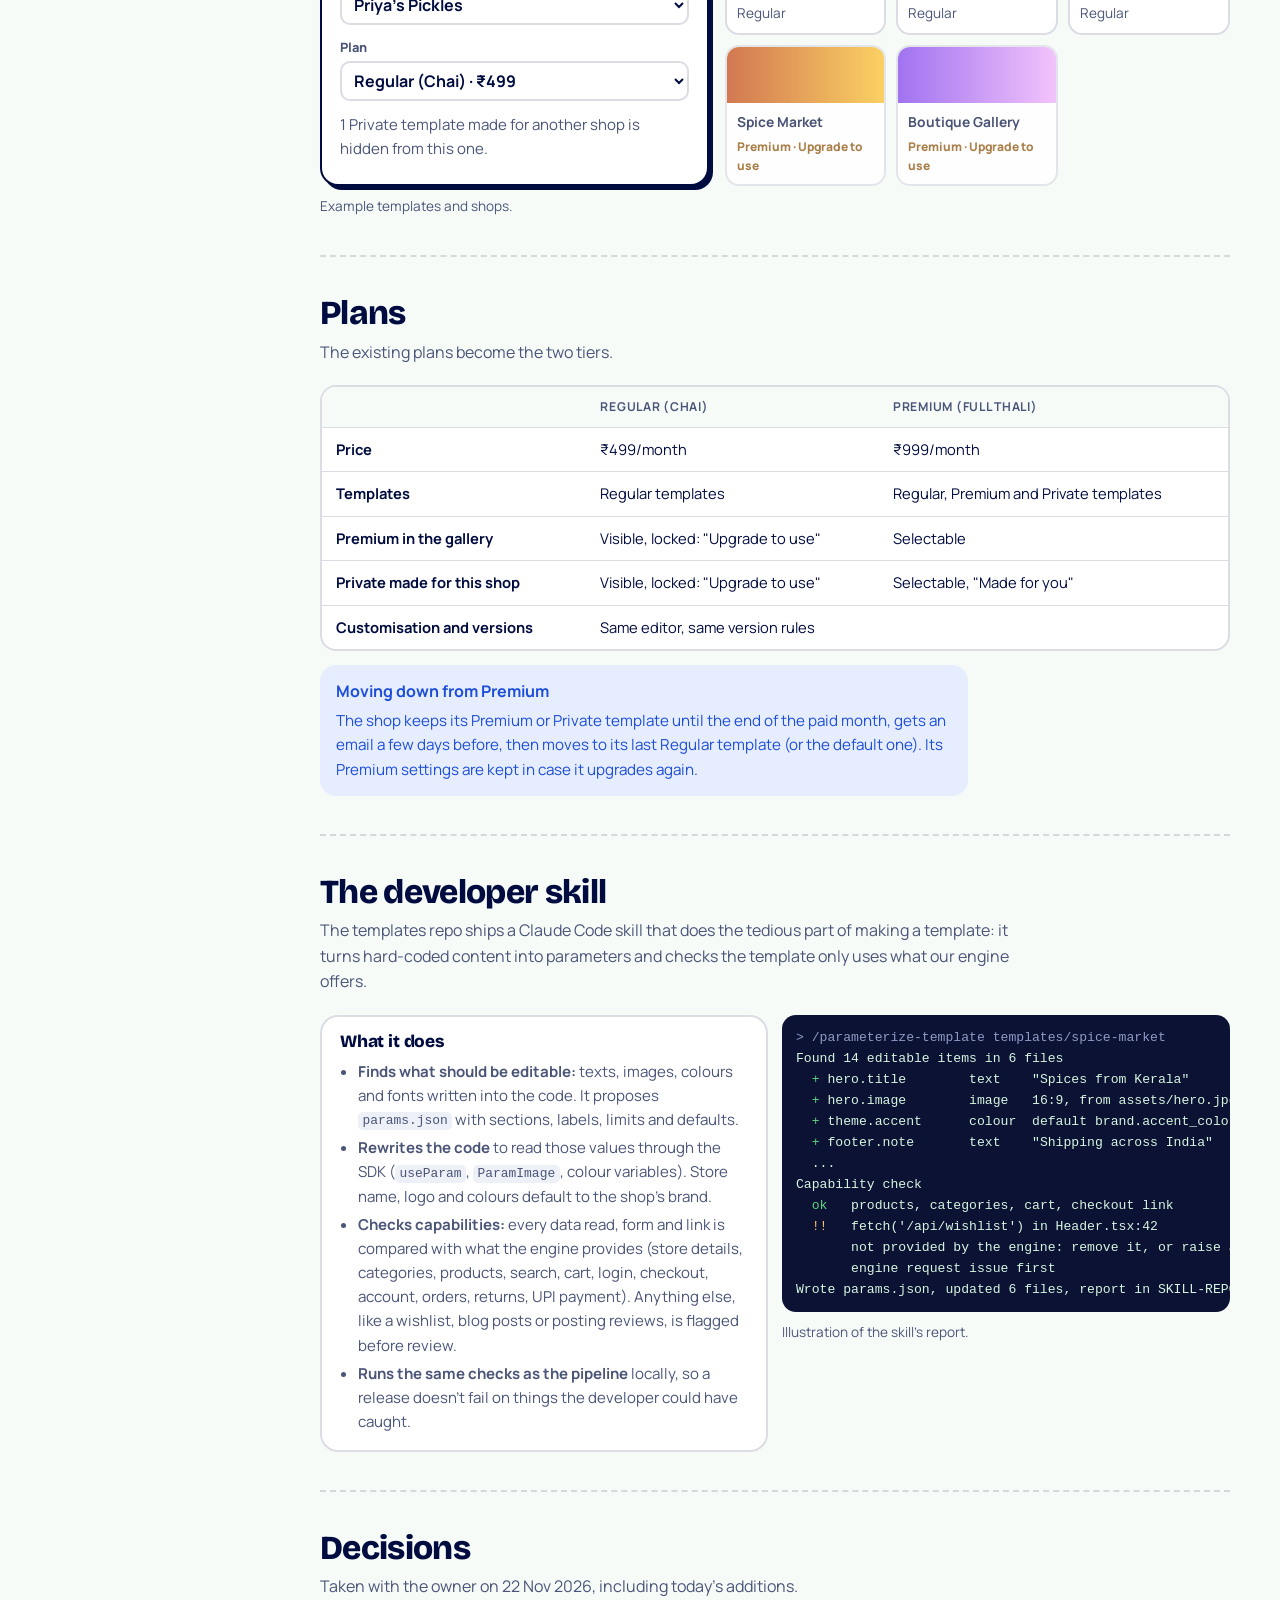
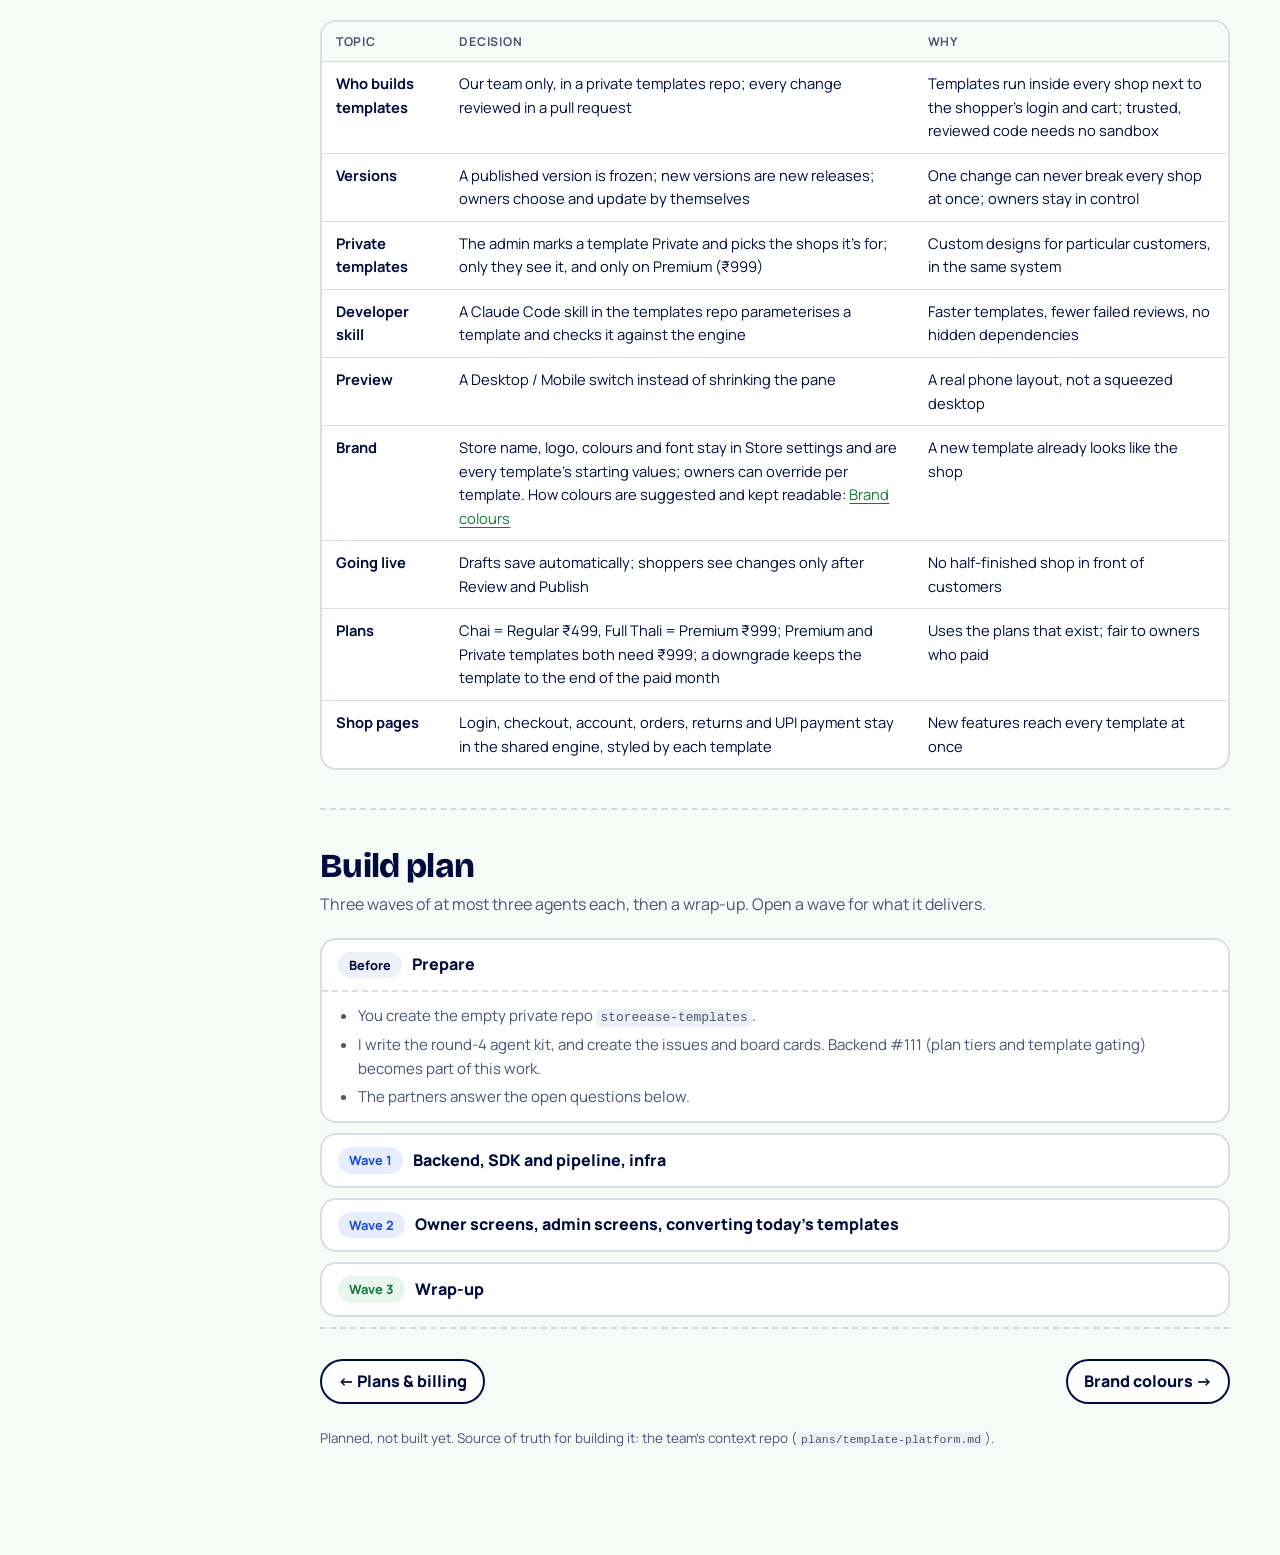
<file: template-platform.html>
<!doctype html>
<html lang="en-IN">
<head>
<meta name="robots" content="noindex, nofollow">
<meta charset="utf-8">
<meta name="viewport" content="width=device-width, initial-scale=1, viewport-fit=cover">
<title>Template platform · StoreEase Handbook</title>
<meta name="claude:viewport-fit-sides" content="cover">
<link rel="preconnect" href="https://fonts.googleapis.com"><link rel="stylesheet" href="https://fonts.googleapis.com/css2?family=Bricolage+Grotesque:opsz,wght@12..96,800&family=Manrope:wght@400;500;600;700;800&family=Caveat:wght@700&display=swap">
<link rel="stylesheet" href="assets/handbook.css">
<style>

/* Template platform page: adds interactive parts to the handbook look. */
.seg{display:inline-flex;gap:4px;padding:4px;border:2px solid var(--fg);border-radius:999px;background:var(--paper);flex-wrap:wrap}
.seg button{font:inherit;font-weight:800;font-size:.86rem;border:0;background:none;color:var(--fg);padding:6px 14px;border-radius:999px;cursor:pointer}
.seg button[aria-pressed="true"]{background:var(--green);color:var(--ink)}
.seg button:hover:not([aria-pressed="true"]){background:var(--tint)}
.btn{font:inherit;font-weight:800;font-size:.9rem;border:2px solid var(--fg);background:var(--paper);color:var(--fg);padding:7px 16px;border-radius:999px;cursor:pointer;box-shadow:3px 3px 0 var(--shadow)}
.btn:hover{transform:translate(-1px,-1px)}
.btn:active{transform:translate(2px,2px);box-shadow:none}
.btn.go{background:var(--green);color:var(--ink)}
.btn[disabled]{opacity:.45;cursor:not-allowed;transform:none;box-shadow:none}
.row{display:flex;gap:10px;flex-wrap:wrap;align-items:center}
.hint{font-size:.85rem;color:var(--muted)}

/* journey explorer */
.lanes{display:grid;gap:14px}
.lane{display:grid;grid-template-columns:120px minmax(0,1fr);gap:12px;align-items:start}
.lane > b{font-family:var(--font-display);font-size:1.05rem;padding-top:10px}
.steps{display:flex;flex-wrap:wrap;gap:8px}
.stepbtn{font:inherit;text-align:left;flex:1 1 150px;min-width:0;background:var(--paper);border:2px solid var(--line);border-radius:14px;padding:9px 12px;cursor:pointer;color:var(--fg);display:grid;gap:2px}
.stepbtn b{font-size:.94rem}
.stepbtn span{font-size:.82rem;color:var(--muted)}
.stepbtn:hover{border-color:var(--fg)}
.stepbtn[aria-pressed="true"]{border-color:var(--green-text);background:var(--tint)}
.stepbtn.gate{border-style:dashed}
.detail{margin-top:16px;background:var(--paper);border:2px solid var(--fg);border-radius:18px;padding:16px 18px;box-shadow:4px 4px 0 var(--shadow);display:grid;gap:8px;max-width:78ch}
.detail h3{font-size:1.15rem}
.detail ul{margin:0;padding-left:20px;display:grid;gap:4px;color:var(--muted)}
@media (max-width:640px){.lane{grid-template-columns:1fr}.lane > b{padding-top:0}}

/* editor mock */
.ed{display:grid;grid-template-columns:300px minmax(0,1fr);gap:16px;background:var(--paper);border:2px solid var(--fg);border-radius:20px;padding:14px;box-shadow:5px 5px 0 var(--shadow)}
@media (max-width:900px){.ed{grid-template-columns:1fr}}
.ed-top{grid-column:1/-1;display:flex;justify-content:space-between;align-items:center;gap:10px;flex-wrap:wrap;border-bottom:2px dashed var(--line);padding-bottom:12px}
.ed-top .t{display:flex;align-items:center;gap:10px;flex-wrap:wrap}
.ed-top select{font:inherit;font-weight:700;border:2px solid var(--line);border-radius:10px;padding:4px 8px;background:var(--bg);color:var(--fg)}
.params{display:grid;gap:12px;align-content:start;min-width:0}
.params details{border:2px solid var(--line);border-radius:14px;padding:8px 12px;background:var(--bg)}
.params summary{font-weight:800;cursor:pointer}
.params .f{display:grid;gap:4px;margin-top:10px}
.params label{font-size:.8rem;font-weight:800;color:var(--muted);letter-spacing:.02em}
.params input[type=text]{font:inherit;border:2px solid var(--line);border-radius:10px;padding:6px 10px;background:var(--paper);color:var(--fg);min-width:0}
.params input[type=text]:focus{border-color:var(--green-text);outline:none}
.params .sw-row{display:flex;gap:6px;flex-wrap:wrap}
.params .swatch{width:30px;height:30px;border-radius:50%;border:3px solid var(--paper);outline:2px solid var(--line);cursor:pointer;padding:0}
.params .swatch[aria-pressed="true"]{outline:3px solid var(--fg)}
.params .tog{display:flex;align-items:center;gap:8px;font-size:.9rem;font-weight:650}
.params .from{font-size:.74rem;color:var(--green-text);font-weight:800}
.stage{background:var(--chip);border-radius:16px;padding:14px;display:grid;justify-items:center;align-content:start;min-width:0;min-height:420px}
.device{width:100%;transition:width .25s ease;border-radius:14px;overflow:hidden;border:2px solid var(--fg);background:#ffffff;color:#1d2433}
.device.mobile{width:min(100%,360px);border-width:8px;border-color:#11163a;border-radius:30px}
/* the mini shop inside the preview uses its own fixed palette: it stands for a shopper's view, light in both themes */
.shop{--acc:#c2410c;font-family:var(--font-body)}
.shop .bar{display:flex;align-items:center;gap:10px;padding:10px 14px;border-bottom:1px solid #e6e8ef}
.shop .logo{width:28px;height:28px;border-radius:50%;background:var(--acc);color:#fff;display:grid;place-items:center;font-weight:800;font-size:.8rem;flex:none}
.shop .name{font-weight:800}
.shop .menu{margin-left:auto;font-size:.8rem;color:#5b6478;display:flex;gap:12px}
.shop .hero{padding:26px 18px;background:linear-gradient(0deg,#fff,#fff6ef);display:grid;gap:8px}
.shop .hero h4{margin:0;font-family:var(--font-display);font-size:1.5rem;line-height:1.1;color:#1d2433}
.shop .hero p{color:#5b6478;font-size:.92rem}
.shop .cta{justify-self:start;background:var(--acc);color:#fff;border-radius:999px;padding:7px 16px;font-weight:800;font-size:.86rem}
.shop .grid{display:grid;grid-template-columns:repeat(3,minmax(0,1fr));gap:10px;padding:14px}
.device.mobile .shop .grid{grid-template-columns:repeat(2,minmax(0,1fr))}
.device.mobile .shop .menu{display:none}
.shop .p{border:1px solid #e6e8ef;border-radius:10px;overflow:hidden;font-size:.8rem}
.shop .p i{display:block;height:64px;background:#f3e3d3}
.shop .p:nth-child(2) i{background:#e9e1c9}.shop .p:nth-child(3) i{background:#dfe9d5}.shop .p:nth-child(4) i{background:#f0d9d2}
.shop .p div{padding:6px 8px}.shop .p b{display:block;color:#1d2433}
.shop .quotes{margin:0 14px 14px;padding:10px 12px;border-radius:10px;background:#f6f7fb;font-size:.82rem;color:#5b6478}
.state{font-size:.8rem}

/* versions */
.vbox{display:grid;gap:14px;background:var(--paper);border:2px solid var(--line);border-radius:20px;padding:16px}
.vline{display:flex;gap:8px;flex-wrap:wrap;align-items:center}
.ver{border:2px solid var(--line);border-radius:12px;padding:6px 10px;font-weight:800;font-size:.9rem;display:grid;gap:2px;min-width:92px;background:var(--bg)}
.ver span{font-size:.74rem;font-weight:700;color:var(--muted)}
.ver.pub{border-color:var(--green-text)}
.ver.draft{border-style:dashed}
.ver.pinned{background:var(--tint);border-color:var(--green-text);box-shadow:3px 3px 0 var(--shadow)}
.vlog{font-size:.88rem;color:var(--muted);display:grid;gap:4px;max-height:150px;overflow:auto;border-top:2px dashed var(--line);padding-top:10px}
.vlog b{color:var(--fg)}

/* visibility */
.vis{display:grid;grid-template-columns:minmax(0,1fr) minmax(0,1.3fr);gap:16px}
@media (max-width:820px){.vis{grid-template-columns:1fr}}
.gal{display:grid;grid-template-columns:repeat(auto-fill,minmax(150px,1fr));gap:10px}
.tcard{border:2px solid var(--line);border-radius:14px;overflow:hidden;background:var(--paper);display:grid;font-size:.86rem}
.tcard i{display:block;height:56px}
.tcard div{padding:8px 10px;display:grid;gap:4px}
.tcard.locked{opacity:.7}
.tcard .lk{font-size:.75rem;font-weight:800;color:var(--warn)}
.tcard .pv{font-size:.75rem;font-weight:800;color:var(--info)}
.field{display:grid;gap:4px}
.field label{font-size:.8rem;font-weight:800;color:var(--muted)}
.field select{font:inherit;font-weight:700;border:2px solid var(--line);border-radius:10px;padding:6px 8px;background:var(--paper);color:var(--fg)}

/* waves */
.wave{border:2px solid var(--line);border-radius:16px;background:var(--paper);padding:0}
.wave summary{cursor:pointer;padding:12px 16px;font-weight:800;display:flex;gap:10px;align-items:center;flex-wrap:wrap}
.wave[open] summary{border-bottom:2px dashed var(--line)}
.wave .in{padding:12px 16px;display:grid;gap:8px}
.wave .in ul{margin:0;padding-left:20px;display:grid;gap:4px;color:var(--muted);font-size:.94rem}
.term{background:#0b1233;color:#d7f5e1;border-radius:14px;padding:12px 14px;font-family:var(--mono);font-size:.82rem;line-height:1.6;overflow-x:auto;white-space:pre}
.term .ok{color:#5fd37f}.term .wa{color:#ffc46b}.term .dim{color:#8f9bc6}

</style>
</head>
<body>
<div class="frame">
<aside class="side">
<a class="brand" href="index.html"><b>St<i></i>reEase</b><span>Handbook</span></a>
<nav class="nav" aria-label="Handbook pages">
<div class="grp">Start</div>
<a href="index.html">Start here</a>
<div class="grp">The business</div>
<a href="product.html">The product</a>
<a href="pricing.html">Plans & billing</a>
<a href="template-platform.html" aria-current="page">Template platform</a>
<a href="brand-colours.html">Brand colours</a>
<a href="google-login.html">Google login</a>
<div class="grp">How it is built</div>
<a href="architecture.html">Architecture</a>
<a href="tenancy.html">Keeping stores apart</a>
<a href="apps.html">The apps</a>
<a href="backend.html">API & data</a>
<div class="grp">Running it</div>
<a href="deploy.html">Deploy & operate</a>
<a href="local.html">Run it locally</a>
<div class="grp">Reference</div>
<a href="decisions.html">Decisions & open items</a>
<a href="glossary.html">Glossary</a>
</nav>
</aside>
<main>

<header class="top" id="top">
  <span class="eyebrow">Planned · decided 22 Nov 2026</span>
  <h1>From three templates to <span class="hl">a template platform</span>.</h1>
  <p class="lead">Our developers ship templates from one repo. The admin publishes them as Regular, Premium or Private to one shop. Owners pick one from a gallery, choose its version, customise it with a live preview, and publish when they're happy. A shop never changes until its owner says so.</p>
  <p class="script" style="margin-top:14px">your shop, your look, your timing</p>
  <div class="grid g3" style="margin-top:24px">
    <div class="stat"><b>Any number</b><span>of templates, added without touching the core app</span></div>
    <div class="stat"><b>3 ways</b><span>to offer one: Regular, Premium, or Private to one shop</span></div>
    <div class="stat"><b>0</b><span>changes to a live shop the owner didn't publish</span></div>
  </div>
</header>

<section id="journey">
  <div class="sec-head"><h2>The journey, in three lanes</h2><p>A template passes three gates before a shopper sees it: a teammate's review, the admin's publish, and the owner's publish. Tap any step for what happens there.</p></div>
  <div class="lanes" id="lanes"></div>
  <div class="detail" id="stepDetail" aria-live="polite"></div>
</section>

<section id="editor">
  <div class="sec-head"><h2>The owner's editor</h2><p>Settings on the left, the shop on the right. Change the headline or the button colour and watch the preview. The switch at the top flips between the desktop and the phone view. Nothing reaches shoppers until Publish.</p></div>
  <div class="ed">
    <div class="ed-top">
      <div class="t"><b>Clean Store</b>
        <label class="hint" for="edVer">Version</label>
        <select id="edVer"><option>2.0</option><option>1.1</option></select>
        <span class="chip c-warn state" id="edState">Draft · not live</span>
      </div>
      <div class="seg" role="group" aria-label="Preview size">
        <button type="button" id="vwDesk" aria-pressed="true">Desktop</button>
        <button type="button" id="vwMob" aria-pressed="false">Mobile</button>
      </div>
    </div>
    <div class="params">
      <details open><summary>Header</summary>
        <div class="f"><label for="pName">Store name</label><input type="text" id="pName" value="Priya's Pickles" maxlength="40"><span class="from">from your brand in Store settings</span></div>
      </details>
      <details open><summary>Top banner</summary>
        <div class="f"><label for="pTitle">Headline</label><input type="text" id="pTitle" value="Small-batch pickles, made at home" maxlength="60"></div>
        <div class="f"><label for="pTag">Line under the headline</label><input type="text" id="pTag" value="Mango, lime and garlic, fresh every Sunday" maxlength="120"></div>
        <div class="f"><label>Button colour</label>
          <div class="sw-row" id="pAcc">
            <button type="button" class="swatch" style="background:#c2410c" data-c="#c2410c" aria-label="Rust" aria-pressed="true"></button>
            <button type="button" class="swatch" style="background:#15803d" data-c="#15803d" aria-label="Leaf" aria-pressed="false"></button>
            <button type="button" class="swatch" style="background:#1d4ed8" data-c="#1d4ed8" aria-label="Blue" aria-pressed="false"></button>
            <button type="button" class="swatch" style="background:#7c3aed" data-c="#7c3aed" aria-label="Violet" aria-pressed="false"></button>
          </div></div>
      </details>
      <details open><summary>Sections</summary>
        <label class="tog"><input type="checkbox" id="pQuotes" checked> Show customer reviews</label>
      </details>
      <div class="row">
        <button type="button" class="btn" id="edReview">Review</button>
        <button type="button" class="btn go" id="edPublish" disabled>Publish</button>
      </div>
      <p class="hint" id="edMsg">Edits save as a draft automatically.</p>
    </div>
    <div class="stage">
      <div class="device" id="device">
        <div class="shop" id="shop">
          <div class="bar"><span class="logo" id="sLogo">PP</span><span class="name" id="sName">Priya's Pickles</span><span class="menu"><span>Shop</span><span>About</span><span>Cart (0)</span></span></div>
          <div class="hero"><h4 id="sTitle">Small-batch pickles, made at home</h4><p id="sTag">Mango, lime and garlic, fresh every Sunday</p><span class="cta">Shop now</span></div>
          <div class="grid">
            <div class="p"><i></i><div><b>Mango pickle</b>₹250</div></div>
            <div class="p"><i></i><div><b>Lime pickle</b>₹220</div></div>
            <div class="p"><i></i><div><b>Garlic pickle</b>₹240</div></div>
            <div class="p"><i></i><div><b>Gift box</b>₹650</div></div>
          </div>
          <div class="quotes" id="sQuotes">"Tastes like my nani's." · Ritu, Pune</div>
        </div>
      </div>
    </div>
  </div>
  <p class="hint" style="margin-top:10px">Example shop and values. In the real editor the panel is built from the template's parameter file, and the preview shows the owner's own products.</p>
</section>

<section id="versions">
  <div class="sec-head"><h2>Versions: frozen once published, updated only by the owner</h2><p>A developer can release a new version at any time. Shops stay on the version they chose until the owner updates. Try it: release a version, publish it as the admin, then update the shop as its owner.</p></div>
  <div class="vbox">
    <div class="vline" id="vLine" aria-label="Clean Store versions"></div>
    <div class="row">
      <button type="button" class="btn" id="vRelease">Developer: release a version</button>
      <button type="button" class="btn" id="vPublish" disabled>Admin: publish it</button>
      <button type="button" class="btn go" id="vUpdate" disabled>Owner: update my shop</button>
      <button type="button" class="btn" id="vReset">Start over</button>
    </div>
    <div class="vlog" id="vLog" aria-live="polite"></div>
  </div>
  <div class="grid g2" style="margin-top:16px">
    <div class="card"><h3>The rules</h3><ul>
      <li>Every release gets a new number in <code>template.json</code>. The pipeline refuses to overwrite a number that exists.</li>
      <li>A release shows to owners only after the admin publishes it, with release notes.</li>
      <li>Owners pick the version when they choose a template (the latest by default) and see an "Update available" badge later.</li>
      <li>No automatic updates, ever. The owner opens the update in the editor, reviews it, and publishes.</li>
    </ul></div>
    <div class="card"><h3>What an update keeps</h3><ul>
      <li>Every setting that still exists keeps the owner's value.</li>
      <li>New settings start from their defaults and are highlighted.</li>
      <li>Settings the new version dropped are listed in Review before anything changes.</li>
      <li>The owner can go back to the previous version while it isn't retired. A retired version disappears for new shops; shops already on it keep it.</li>
    </ul></div>
  </div>
</section>

<section id="visibility">
  <div class="sec-head"><h2>Who sees which template</h2><p>Each template is Public (Regular or Premium) or Private. A Private template is one we build for a particular shop: in its setup the admin ticks Private and picks the shop (or shops) it's for. Only they see it, and like Premium templates it needs the ₹999 plan.</p></div>
  <div class="vis">
    <div class="card bold" style="align-content:start;gap:12px">
      <h3>View the gallery as</h3>
      <div class="field"><label for="visShop">Shop</label>
        <select id="visShop"><option value="priya">Priya's Pickles</option><option value="meera">Meera Crafts</option><option value="tiffin">Ghar Ka Tiffin</option></select></div>
      <div class="field"><label for="visPlan">Plan</label>
        <select id="visPlan"><option value="regular">Regular (Chai) · ₹499</option><option value="premium">Premium (Full Thali) · ₹999</option></select></div>
      <p class="hint" id="visNote"></p>
    </div>
    <div><div class="gal" id="gal"></div></div>
  </div>
  <p class="hint" style="margin-top:10px">Example templates and shops.</p>
</section>

<section id="plans">
  <div class="sec-head"><h2>Plans</h2><p>The existing plans become the two tiers.</p></div>
  <div class="tbl"><table>
    <thead><tr><th></th><th>Regular (Chai)</th><th>Premium (Full Thali)</th></tr></thead>
    <tbody>
      <tr><td><b>Price</b></td><td>₹499/month</td><td>₹999/month</td></tr>
      <tr><td><b>Templates</b></td><td>Regular templates</td><td>Regular, Premium and Private templates</td></tr>
      <tr><td><b>Premium in the gallery</b></td><td>Visible, locked: "Upgrade to use"</td><td>Selectable</td></tr>
      <tr><td><b>Private made for this shop</b></td><td>Visible, locked: "Upgrade to use"</td><td>Selectable, "Made for you"</td></tr>
      <tr><td><b>Customisation and versions</b></td><td colspan="2">Same editor, same version rules</td></tr>
    </tbody>
  </table></div>
  <div class="callout info" style="margin-top:14px"><b>Moving down from Premium</b>The shop keeps its Premium or Private template until the end of the paid month, gets an email a few days before, then moves to its last Regular template (or the default one). Its Premium settings are kept in case it upgrades again.</div>
</section>

<section id="skill">
  <div class="sec-head"><h2>The developer skill</h2><p>The templates repo ships a Claude Code skill that does the tedious part of making a template: it turns hard-coded content into parameters and checks the template only uses what our engine offers.</p></div>
  <div class="grid g2">
    <div class="card"><h3>What it does</h3><ul>
      <li><b>Finds what should be editable:</b> texts, images, colours and fonts written into the code. It proposes <code>params.json</code> with sections, labels, limits and defaults.</li>
      <li><b>Rewrites the code</b> to read those values through the SDK (<code>useParam</code>, <code>ParamImage</code>, colour variables). Store name, logo and colours default to the shop's brand.</li>
      <li><b>Checks capabilities:</b> every data read, form and link is compared with what the engine provides (store details, categories, products, search, cart, login, checkout, account, orders, returns, UPI payment). Anything else, like a wishlist, blog posts or posting reviews, is flagged before review.</li>
      <li><b>Runs the same checks as the pipeline</b> locally, so a release doesn't fail on things the developer could have caught.</li>
    </ul></div>
    <div style="display:grid;gap:10px;align-content:start;min-width:0">
      <div class="term"><span class="dim">&gt; /parameterize-template templates/spice-market</span>
Found 14 editable items in 6 files
  <span class="ok">+</span> hero.title        text    "Spices from Kerala"
  <span class="ok">+</span> hero.image        image   16:9, from assets/hero.jpg
  <span class="ok">+</span> theme.accent      colour  default brand.accent_color
  <span class="ok">+</span> footer.note       text    "Shipping across India"
  ...
Capability check
  <span class="ok">ok</span>   products, categories, cart, checkout link
  <span class="wa">!!</span>   fetch('/api/wishlist') in Header.tsx:42
       not provided by the engine: remove it, or raise an
       engine request issue first
Wrote params.json, updated 6 files, report in SKILL-REPORT.md</div>
      <p class="hint">Illustration of the skill's report.</p>
    </div>
  </div>
</section>

<section id="decisions">
  <div class="sec-head"><h2>Decisions</h2><p>Taken with the owner on 22 Nov 2026, including today's additions.</p></div>
  <div class="tbl"><table>
    <thead><tr><th>Topic</th><th>Decision</th><th>Why</th></tr></thead>
    <tbody>
      <tr><td><b>Who builds templates</b></td><td>Our team only, in a private templates repo; every change reviewed in a pull request</td><td>Templates run inside every shop next to the shopper's login and cart; trusted, reviewed code needs no sandbox</td></tr>
      <tr><td><b>Versions</b></td><td>A published version is frozen; new versions are new releases; owners choose and update by themselves</td><td>One change can never break every shop at once; owners stay in control</td></tr>
      <tr><td><b>Private templates</b></td><td>The admin marks a template Private and picks the shops it's for; only they see it, and only on Premium (₹999)</td><td>Custom designs for particular customers, in the same system</td></tr>
      <tr><td><b>Developer skill</b></td><td>A Claude Code skill in the templates repo parameterises a template and checks it against the engine</td><td>Faster templates, fewer failed reviews, no hidden dependencies</td></tr>
      <tr><td><b>Preview</b></td><td>A Desktop / Mobile switch instead of shrinking the pane</td><td>A real phone layout, not a squeezed desktop</td></tr>
      <tr><td><b>Brand</b></td><td>Store name, logo, colours and font stay in Store settings and are every template's starting values; owners can override per template. How colours are suggested and kept readable: <a href="brand-colours.html">Brand colours</a></td><td>A new template already looks like the shop</td></tr>
      <tr><td><b>Going live</b></td><td>Drafts save automatically; shoppers see changes only after Review and Publish</td><td>No half-finished shop in front of customers</td></tr>
      <tr><td><b>Plans</b></td><td>Chai = Regular ₹499, Full Thali = Premium ₹999; Premium and Private templates both need ₹999; a downgrade keeps the template to the end of the paid month</td><td>Uses the plans that exist; fair to owners who paid</td></tr>
      <tr><td><b>Shop pages</b></td><td>Login, checkout, account, orders, returns and UPI payment stay in the shared engine, styled by each template</td><td>New features reach every template at once</td></tr>
    </tbody>
  </table></div>
</section>

<section id="build">
  <div class="sec-head"><h2>Build plan</h2><p>Three waves of at most three agents each, then a wrap-up. Open a wave for what it delivers.</p></div>
  <div class="grid" style="gap:10px">
    <details class="wave" open><summary><span class="chip">Before</span> Prepare</summary><div class="in"><ul>
      <li>You create the empty private repo <code>storeease-templates</code>.</li>
      <li>I write the round-4 agent kit, and create the issues and board cards. Backend #111 (plan tiers and template gating) becomes part of this work.</li>
      <li>The partners answer the open questions below.</li>
    </ul></div></details>
    <details class="wave"><summary><span class="chip c-info">Wave 1</span> Backend, SDK and pipeline, infra</summary><div class="in"><ul>
      <li><b>Backend:</b> tables <code>template_builds</code> (every uploaded version), <code>templates</code> (the catalogue: details, tier, Public or Private, shops for Private, status) and <code>store_designs</code> (per shop and template: chosen version, draft values, published values, history). Owner, admin and pipeline APIs; plan and Private checks; the downgrade rule in the billing sweep.</li>
      <li><b>SDK and templates repo:</b> the SDK package (<code>useParam</code>, data hooks, engine pages), the parameter-file format, a starter template, the Claude Code skill, and the release pipeline (validate, build, render test, speed check, upload a frozen version, register it).</li>
      <li><b>Infra:</b> a <code>templates/</code> path on the CDN with permanent caching, the storefront's browser rules allowing that host, and an upload role only the templates repo can use.</li>
    </ul></div></details>
    <details class="wave"><summary><span class="chip c-info">Wave 2</span> Owner screens, admin screens, converting today's templates</summary><div class="in"><ul>
      <li><b>Dashboard, Templates:</b> gallery with tiers, "Made for you" and filters; version picker and "Update available"; the editor with the Desktop / Mobile switch; Review with what changed; Publish, discard and go back. Template choice leaves Store settings.</li>
      <li><b>Admin portal, Templates:</b> new template from an unused build, defaults and preview, details, screenshots, Regular / Premium / Private with shop picker, publish and retire per version, usage counts.</li>
      <li><b>Storefront:</b> loads the chosen version from the CDN; Clean Store, Modern D2C and Dark Futuristic move into the repo as version 1.0, and every live shop keeps its exact look.</li>
    </ul></div></details>
    <details class="wave"><summary><span class="chip c-ok">Wave 3</span> Wrap-up</summary><div class="in"><ul>
      <li>Docs, the handbook, and a tester-guide chapter for templates and versions.</li>
      <li>End-to-end tests: build to admin publish to owner publish to shopper; an update; a downgrade; a Private template.</li>
    </ul></div></details>
  </div>
  <nav class="pager" aria-label="Next and previous page"><a href="pricing.html">← Plans & billing</a><a href="brand-colours.html">Brand colours →</a></nav>
  <footer class="foot">Planned, not built yet. Source of truth for building it: the team's context repo (<code>plans/template-platform.md</code>).</footer>
</section>

<!-- <section id="rollout">
  <div class="sec-head"><h2>Rollout</h2><p>Roughly six to eight weeks. Durations are planning estimates.</p></div>
  <div class="flow">
    <div class="step"><b>Prepare</b><span>about 1 week</span></div><span class="arr">→</span>
    <div class="step"><b>Wave 1</b><span>about 2 weeks</span></div><span class="arr">→</span>
    <div class="step"><b>Wave 2</b><span>about 2 to 3 weeks</span></div><span class="arr">→</span>
    <div class="step"><b>Wave 3 + test</b><span>about 1 to 2 weeks</span></div><span class="arr">→</span>
    <div class="step w"><b>Gate</b><span>every live shop looks the same</span></div><span class="arr">→</span>
    <div class="step g"><b>Launch</b><span>Premium sells once 2+ Premium templates exist</span></div>
  </div>
</section>

<section id="open">
  <div class="sec-head"><h2>Open questions for the partners</h2></div>
  <div class="grid g2">
    <div class="card"><h3>Product</h3><ul>
      <li>Which new templates come first, and which are Premium?</li>
      <li>Does Premium include anything besides Premium templates at ₹999?</li>
      <li>Private templates need Premium (₹999). Is the design work also charged once on top?</li>
    </ul></div>
    <div class="card"><h3>People and timing</h3><ul>
      <li>Who designs new templates: one of us, a freelance designer, or bought designs we rebuild?</li>
      <li>The new Store settings layout: to be described before wave 2.</li>
    </ul></div>
  </div>
  <nav class="pager" aria-label="Next and previous page"><a href="pricing.html">← Plans & billing</a><a href="brand-colours.html">Brand colours →</a></nav>
  <footer class="foot">Planned, not built yet. Source of truth for building it: the team's context repo (<code>plans/template-platform.md</code>).</footer>
</section> -->

</main>
</div>
<script>
(function () {
  // ---- journey ----
  const lanes = [
    { name: 'Developer', steps: [
      { t: 'Build the template', s: 'code + parameter file', d: ['Starts from the starter template in storeease-templates.', 'The Claude Code skill turns hard-coded texts, images and colours into parameters and checks the template only uses what the engine offers.', 'Local preview with sample products and the same settings panel the admin sees.'] },
      { t: 'Team review', s: 'pull request', g: 1, d: ['A teammate reviews the code and the parameter file.', 'Gate 1: nothing unreviewed can be released.'] },
      { t: 'Pipeline checks', s: 'build + speed', d: ['Validates the parameter file, builds against the current engine, renders with sample data, runs a mobile speed and accessibility check (90 or more).', 'A failing build never reaches the admin.'] },
      { t: 'Frozen version', s: 'on the CDN', d: ['Uploaded under its own version number and never changed after that.', 'Registered with the backend; it now shows in the admin dropdown.'] } ] },
    { name: 'Admin', steps: [
      { t: 'Pick a build', s: 'new builds only', d: ['New template: choose from builds not yet used.', 'New version of an existing template: it appears on that template\'s Versions tab.'] },
      { t: 'Defaults + preview', s: 'Desktop / Mobile', d: ['The editor opens with the developer\'s defaults on the left and the preview on the right.', 'Switch between desktop and phone, and try sample stores of different sizes.'] },
      { t: 'Tier and visibility', s: 'Regular, Premium, Private', d: ['Name, description, industry tags, screenshots.', 'Public Regular, Public Premium, or Private with the shop (or shops) it is for.', 'Release notes for each version.'] },
      { t: 'Publish', s: 'into the gallery', g: 1, d: ['Gate 2: the template, or the new version, becomes visible to the shops allowed to see it.', 'Unpublish hides it from new shops; retire a version without breaking shops on it.'] } ] },
    { name: 'Shop owner', steps: [
      { t: 'Gallery', s: 'by plan and visibility', d: ['Cards for every template the shop may see; Premium ones show "Upgrade to use" on Regular; Private ones say "Made for you".', 'Filters by industry.'] },
      { t: 'Choose a version', s: 'latest by default', d: ['Older published versions can be picked too.', 'Later, an "Update available" badge appears; the shop never moves on its own.'] },
      { t: 'Customise', s: 'draft + preview', d: ['Settings on the left start from the shop\'s brand; the preview shows the shop\'s own products.', 'Desktop / Mobile switch. Everything autosaves as a draft.'] },
      { t: 'Review', s: 'what changed', d: ['A list of every change against the live shop, and the plan check.', 'For a version update: new settings highlighted, dropped ones listed.'] },
      { t: 'Publish', s: 'shoppers see it', g: 1, d: ['Gate 3: only now does the live shop change.', 'The previous published state is kept, so the owner can go back.'] } ] }
  ];
  const lanesEl = document.getElementById('lanes'), det = document.getElementById('stepDetail');
  function show(li, si) {
    const st = lanes[li].steps[si];
    lanesEl.querySelectorAll('.stepbtn').forEach(b => b.setAttribute('aria-pressed', String(b.dataset.k === li + '-' + si)));
    det.innerHTML = '<span class="chip ' + (st.g ? 'c-warn' : 'c-ok') + '" style="justify-self:start">' + lanes[li].name + (st.g ? ' · gate' : '') + '</span><h3></h3><ul></ul>';
    det.querySelector('h3').textContent = st.t;
    const ul = det.querySelector('ul');
    st.d.forEach(x => { const li2 = document.createElement('li'); li2.textContent = x; ul.appendChild(li2); });
  }
  lanes.forEach((lane, li) => {
    const row = document.createElement('div'); row.className = 'lane';
    const b = document.createElement('b'); b.textContent = lane.name; row.appendChild(b);
    const steps = document.createElement('div'); steps.className = 'steps';
    lane.steps.forEach((st, si) => {
      const btn = document.createElement('button'); btn.type = 'button'; btn.className = 'stepbtn' + (st.g ? ' gate' : '');
      btn.dataset.k = li + '-' + si;
      btn.innerHTML = '<b></b><span></span>'; btn.querySelector('b').textContent = st.t; btn.querySelector('span').textContent = st.s;
      btn.addEventListener('click', () => show(li, si));
      steps.appendChild(btn);
    });
    row.appendChild(steps); lanesEl.appendChild(row);
  });
  show(2, 2);

  // ---- editor ----
  const $ = id => document.getElementById(id);
  const shop = $('shop'), device = $('device');
  let dirty = false, reviewed = false;
  function markDraft() { dirty = true; reviewed = false; $('edState').className = 'chip c-warn state'; $('edState').textContent = 'Draft · not live'; $('edPublish').disabled = true; $('edMsg').textContent = 'Draft saved. Press Review to see what changes.'; }
  function initials(n) { return (n.trim().split(/\s+/).map(w => w[0] || '').join('').slice(0, 2) || 'S').toUpperCase(); }
  $('pName').addEventListener('input', e => { $('sName').textContent = e.target.value || 'Your store'; $('sLogo').textContent = initials(e.target.value); markDraft(); });
  $('pTitle').addEventListener('input', e => { $('sTitle').textContent = e.target.value; markDraft(); });
  $('pTag').addEventListener('input', e => { $('sTag').textContent = e.target.value; markDraft(); });
  $('pQuotes').addEventListener('change', e => { $('sQuotes').hidden = !e.target.checked; markDraft(); });
  $('pAcc').querySelectorAll('.swatch').forEach(sw => sw.addEventListener('click', () => {
    $('pAcc').querySelectorAll('.swatch').forEach(x => x.setAttribute('aria-pressed', String(x === sw)));
    shop.style.setProperty('--acc', sw.dataset.c); markDraft();
  }));
  $('edVer').addEventListener('change', e => { markDraft(); $('edMsg').textContent = 'Version ' + e.target.value + ' loaded into the draft. Your settings carried over.'; });
  function view(mob) { device.classList.toggle('mobile', mob); $('vwMob').setAttribute('aria-pressed', String(mob)); $('vwDesk').setAttribute('aria-pressed', String(!mob)); }
  $('vwDesk').addEventListener('click', () => view(false));
  $('vwMob').addEventListener('click', () => view(true));
  $('edReview').addEventListener('click', () => {
    if (!dirty) { $('edMsg').textContent = 'Nothing has changed since the last publish.'; return; }
    reviewed = true; $('edPublish').disabled = false;
    $('edState').className = 'chip c-info state'; $('edState').textContent = 'Reviewed · ready to publish';
    $('edMsg').textContent = 'Review lists each change against the live shop. Publish when ready.';
  });
  $('edPublish').addEventListener('click', () => {
    if (!reviewed) return;
    dirty = false; reviewed = false; $('edPublish').disabled = true;
    $('edState').className = 'chip c-ok state'; $('edState').textContent = 'Live';
    $('edMsg').textContent = 'Published. Shoppers now see this version of the shop.';
  });

  // ---- versions ----
  let versions, pinned, pending, log;
  function vReset() {
    versions = [{ n: '1.0', st: 'pub', note: 'First release' }, { n: '1.1', st: 'pub', note: 'Bigger product photos' }];
    pinned = '1.0'; pending = null; log = [];
    addLog('Priya\'s Pickles chose <b>v1.0</b> and stays on it until its owner updates, even though v1.1 exists.');
    vRender();
  }
  function addLog(h) { log.unshift(h); }
  function vRender() {
    const line = $('vLine'); line.innerHTML = '';
    versions.forEach(v => {
      const d = document.createElement('div');
      d.className = 'ver ' + (v.st === 'pub' ? 'pub' : 'draft') + (v.n === pinned ? ' pinned' : '');
      d.innerHTML = '<span></span>v' + v.n + '<span></span>';
      d.firstChild.textContent = v.st === 'pub' ? 'published' : 'released, not published';
      d.lastChild.textContent = v.n === pinned ? 'Priya\'s Pickles is here' : v.note;
      line.appendChild(d);
    });
    const latestPub = versions.filter(v => v.st === 'pub').at(-1).n;
    $('vPublish').disabled = !pending;
    $('vUpdate').disabled = pinned === latestPub;
    $('vUpdate').textContent = pinned === latestPub ? 'Owner: shop is up to date' : 'Owner: update to v' + latestPub;
    $('vRelease').disabled = !!pending || versions.length >= 6;
    $('vLog').innerHTML = log.map(x => '<div>' + x + '</div>').join('');
  }
  $('vRelease').addEventListener('click', () => {
    const last = versions.at(-1).n.split('.').map(Number);
    const n = last[1] >= 2 ? (last[0] + 1) + '.0' : last[0] + '.' + (last[1] + 1);
    pending = n; versions.push({ n, st: 'draft', note: n.endsWith('.0') ? 'New layout' : 'Small fixes' });
    addLog('Developer released <b>v' + n + '</b>. The pipeline froze it on the CDN. No shop sees it yet.'); vRender();
  });
  $('vPublish').addEventListener('click', () => {
    versions.find(v => v.n === pending).st = 'pub';
    addLog('Admin published <b>v' + pending + '</b> with release notes. Shops see "Update available"; nothing changed for them.');
    pending = null; vRender();
  });
  $('vUpdate').addEventListener('click', () => {
    const latestPub = versions.filter(v => v.st === 'pub').at(-1).n;
    addLog('Owner opened <b>v' + latestPub + '</b> in the editor, reviewed what changed and published. The shop moved from v' + pinned + ' to v' + latestPub + '.');
    pinned = latestPub; vRender();
  });
  $('vReset').addEventListener('click', vReset);
  vReset();

  // ---- visibility ----
  const temps = [
    { n: 'Clean Store', vis: 'regular', c: 'linear-gradient(90deg,#f3e3d3,#fff)' },
    { n: 'Modern D2C', vis: 'regular', c: 'linear-gradient(90deg,#1d4ed8,#93b0ff)' },
    { n: 'Dark Futuristic', vis: 'regular', c: 'linear-gradient(90deg,#0b1233,#5fd37f)' },
    { n: 'Spice Market', vis: 'premium', c: 'linear-gradient(90deg,#c2410c,#fbbf24)' },
    { n: 'Boutique Gallery', vis: 'premium', c: 'linear-gradient(90deg,#7c3aed,#f0abfc)' },
    { n: 'Meera Crafts Custom', vis: 'private', shops: ['meera'], c: 'linear-gradient(90deg,#15803d,#bbf7d0)' }
  ];
  function visRender() {
    const shopV = $('visShop').value, plan = $('visPlan').value, gal = $('gal');
    gal.innerHTML = ''; let hidden = 0;
    temps.forEach(t => {
      if (t.vis === 'private' && !t.shops.includes(shopV)) { hidden++; return; }
      const locked = (t.vis === 'premium' || t.vis === 'private') && plan === 'regular';
      const card = document.createElement('div'); card.className = 'tcard' + (locked ? ' locked' : '');
      card.innerHTML = '<i></i><div><b></b><span></span></div>';
      card.querySelector('i').style.background = t.c;
      card.querySelector('b').textContent = t.n;
      const tag = card.querySelector('span');
      if (t.vis === 'private' && locked) { tag.className = 'lk'; tag.textContent = 'Made for you · needs Premium'; }
      else if (t.vis === 'private') { tag.className = 'pv'; tag.textContent = 'Made for you · Private'; }
      else if (locked) { tag.className = 'lk'; tag.textContent = 'Premium · Upgrade to use'; }
      else { tag.className = 'hint'; tag.textContent = t.vis === 'premium' ? 'Premium · included' : 'Regular'; }
      gal.appendChild(card);
    });
    $('visNote').textContent = hidden ? hidden + ' Private template made for another shop is hidden from this one.' : (plan === 'regular' ? 'This shop sees its Private template, locked until it moves to Premium (₹999).' : 'This shop sees its Private template and can use it.');
  }
  $('visShop').addEventListener('change', visRender); $('visPlan').addEventListener('change', visRender); visRender();

})();
</script>
</body>
</html>
</file>
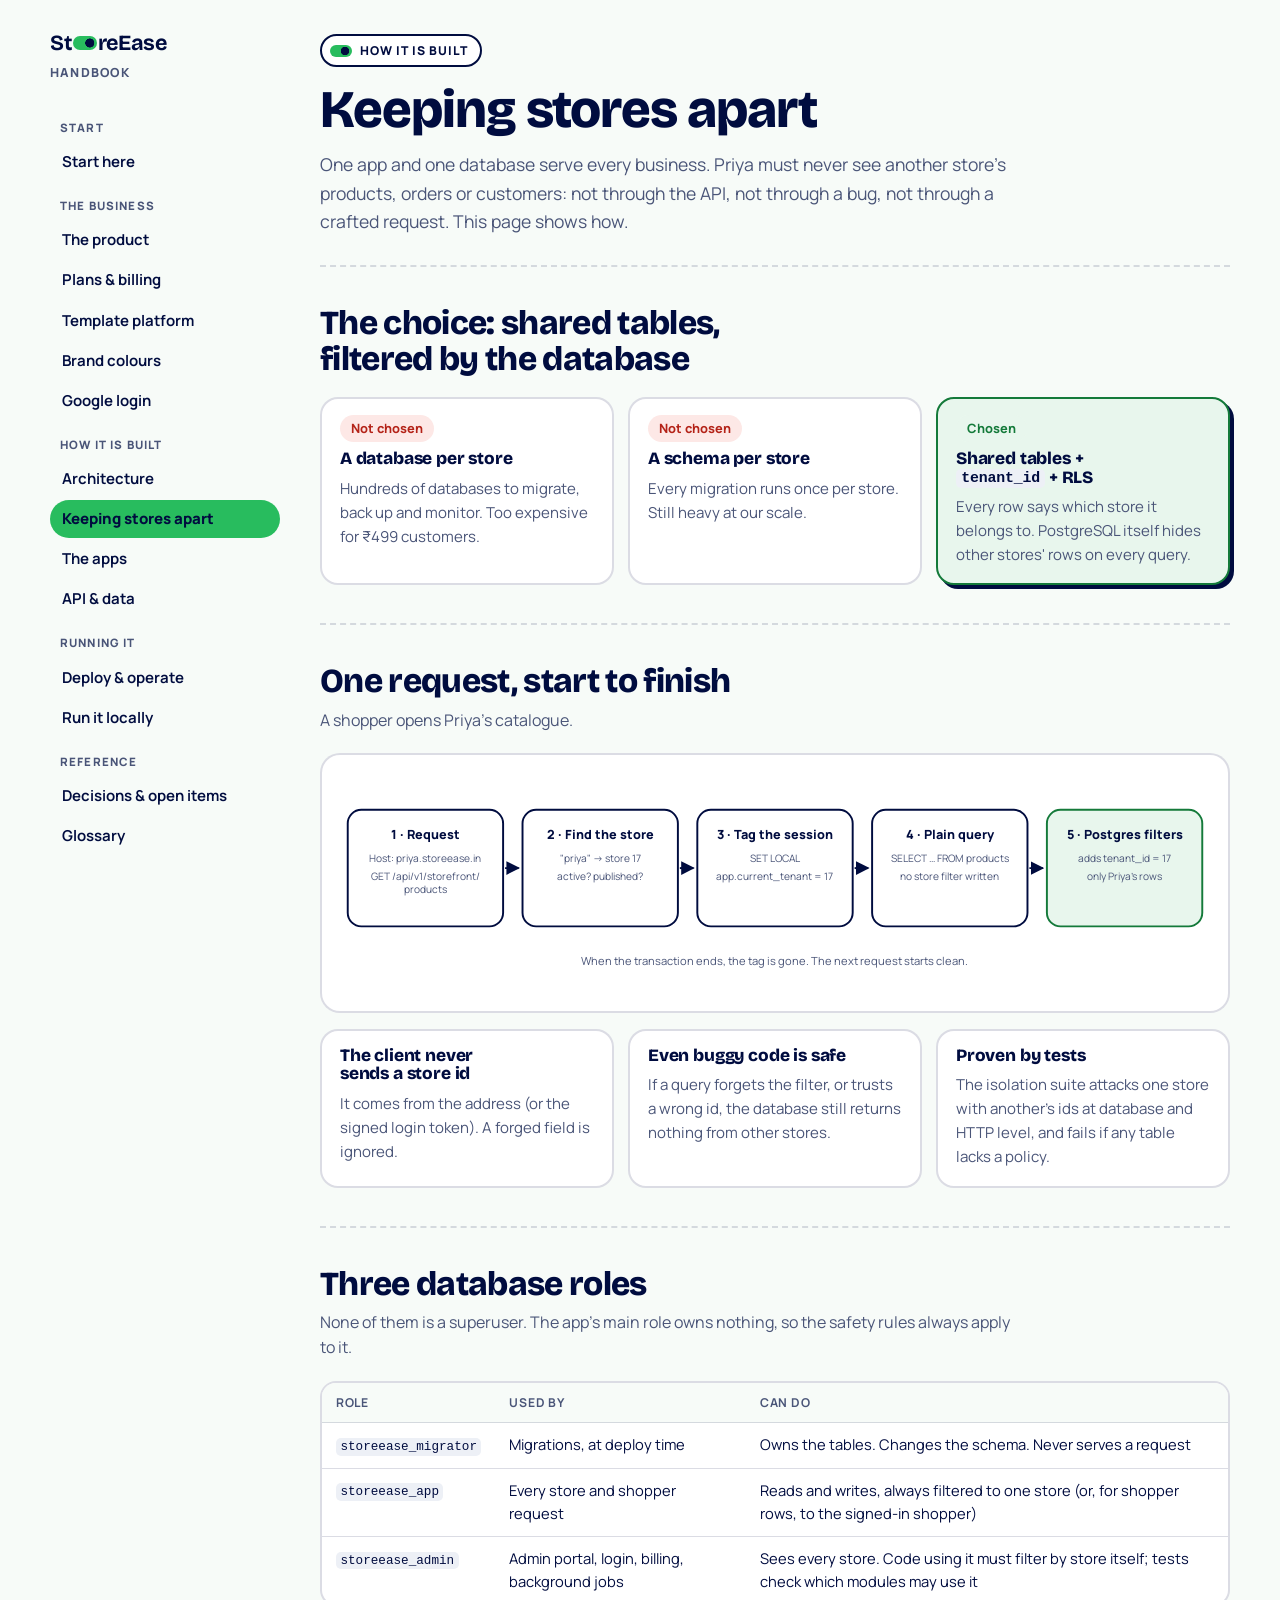
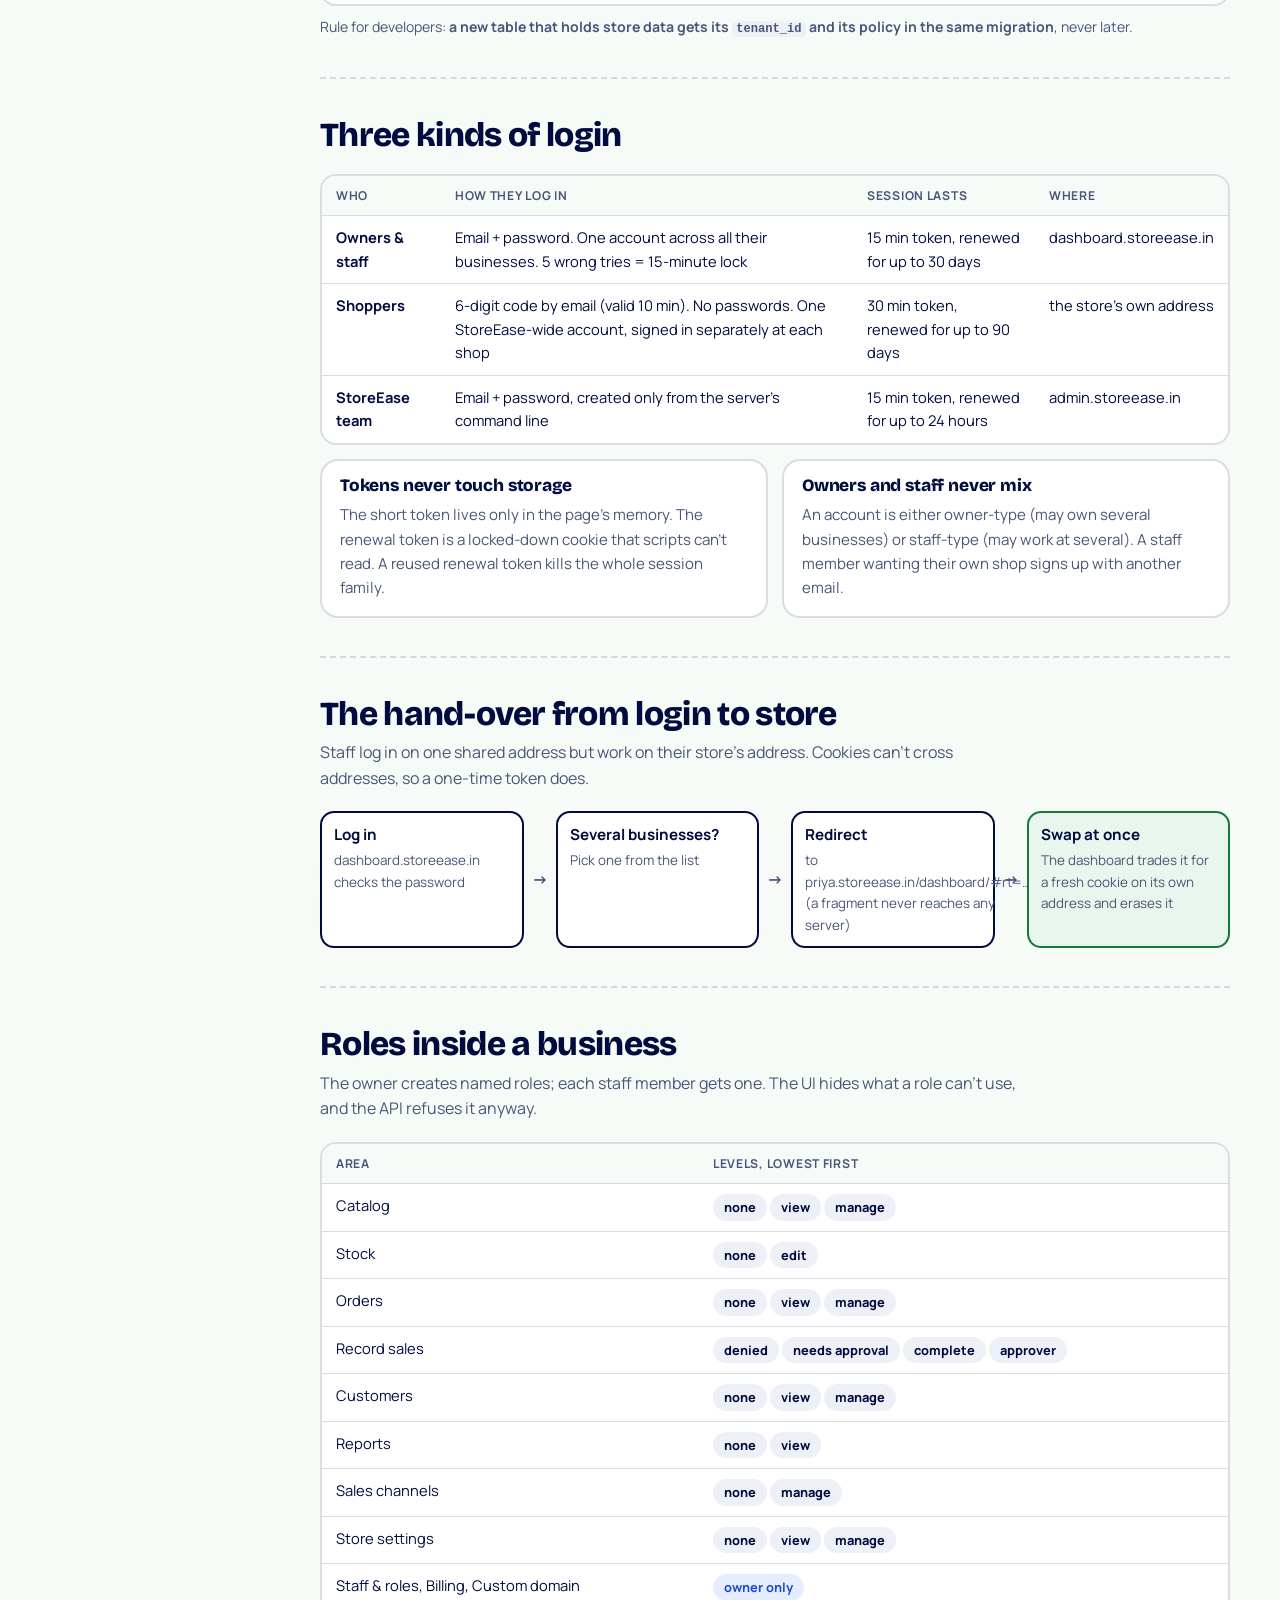
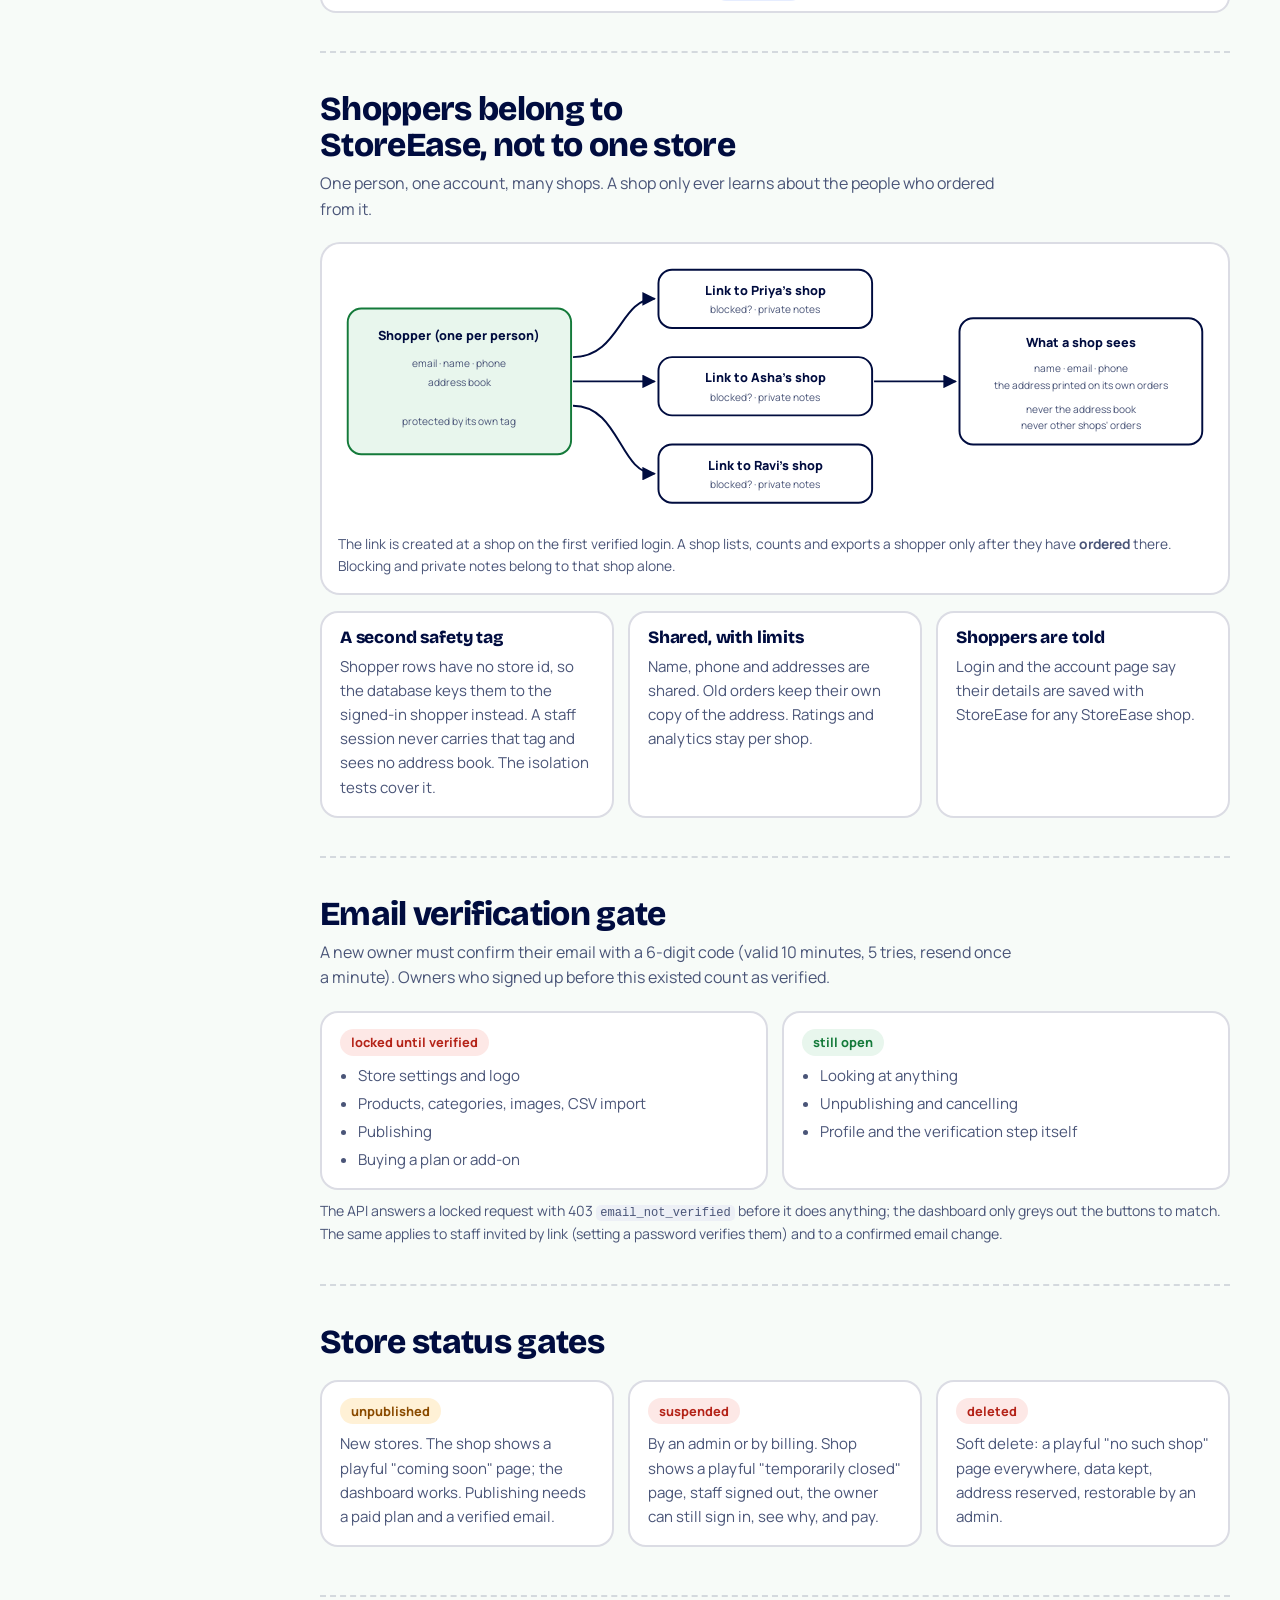
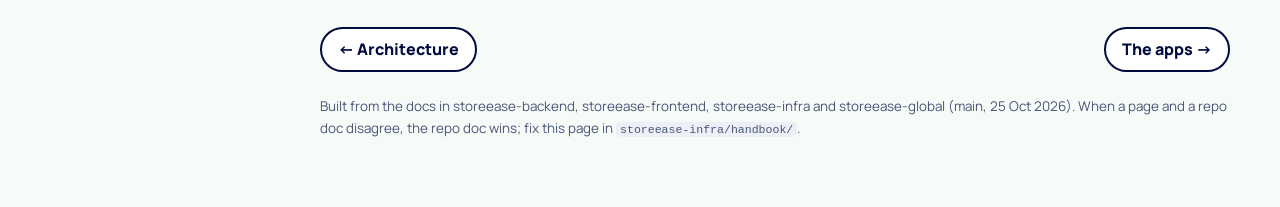
<file: tenancy.html>
<!doctype html>
<html lang="en-IN">
<head>
<meta name="robots" content="noindex, nofollow">
<meta charset="utf-8">
<meta name="viewport" content="width=device-width, initial-scale=1, viewport-fit=cover">
<title>Keeping Stores Apart · StoreEase Handbook</title>
<meta name="claude:viewport-fit-sides" content="cover">
<link rel="preconnect" href="https://fonts.googleapis.com"><link rel="stylesheet" href="https://fonts.googleapis.com/css2?family=Bricolage+Grotesque:opsz,wght@12..96,800&family=Manrope:wght@400;500;600;700;800&family=Caveat:wght@700&display=swap">
<link rel="stylesheet" href="assets/handbook.css">
</head>
<body>
<div class="frame">
<aside class="side">
<a class="brand" href="index.html"><b>St<i></i>reEase</b><span>Handbook</span></a>
<nav class="nav" aria-label="Handbook pages">
<div class="grp">Start</div>
<a href="index.html">Start here</a>
<div class="grp">The business</div>
<a href="product.html">The product</a>
<a href="pricing.html">Plans & billing</a>
<a href="template-platform.html">Template platform</a>
<a href="brand-colours.html">Brand colours</a>
<a href="google-login.html">Google login</a>
<div class="grp">How it is built</div>
<a href="architecture.html">Architecture</a>
<a href="tenancy.html" aria-current="page">Keeping stores apart</a>
<a href="apps.html">The apps</a>
<a href="backend.html">API & data</a>
<div class="grp">Running it</div>
<a href="deploy.html">Deploy & operate</a>
<a href="local.html">Run it locally</a>
<div class="grp">Reference</div>
<a href="decisions.html">Decisions & open items</a>
<a href="glossary.html">Glossary</a>
</nav>
</aside>
<main>
<header class="top">
  <span class="eyebrow">How it is built</span>
  <h1>Keeping stores apart</h1>
  <p class="lead">One app and one database serve every business. Priya must never see another store's products, orders or customers: not through the API, not through a bug, not through a crafted request. This page shows how.</p>
</header>

<section>
  <div class="sec-head"><h2>The choice: shared tables, filtered by the database</h2></div>
  <div class="grid g3">
    <div class="card"><span class="chip c-bad" style="justify-self:start">Not chosen</span><h3>A database per store</h3><p>Hundreds of databases to migrate, back up and monitor. Too expensive for ₹499 customers.</p></div>
    <div class="card"><span class="chip c-bad" style="justify-self:start">Not chosen</span><h3>A schema per store</h3><p>Every migration runs once per store. Still heavy at our scale.</p></div>
    <div class="card bold green"><span class="chip c-ok" style="justify-self:start">Chosen</span><h3>Shared tables + <code>tenant_id</code> + RLS</h3><p>Every row says which store it belongs to. PostgreSQL itself hides other stores' rows on every query.</p></div>
  </div>
</section>

<section>
  <div class="sec-head"><h2>One request, start to finish</h2><p>A shopper opens Priya's catalogue.</p></div>
  <figure class="fig" style="margin:0">
    <svg class="wide" viewBox="0 0 900 230" role="img" aria-label="Host header resolves store 17, session sets current tenant, query runs, Postgres adds tenant filter, only store 17 rows return">
      <defs><marker id="c1" viewBox="0 0 10 10" refX="9" refY="5" markerWidth="7" markerHeight="7" orient="auto"><path d="M0,0L10,5L0,10z" class="arrow"/></marker></defs>
      <rect x="10" y="40" width="160" height="120" rx="14" class="box"/><text x="90" y="70" text-anchor="middle" class="t-b">1 · Request</text><text x="90" y="94" text-anchor="middle" class="t-xs">Host: priya.storeease.in</text><text x="90" y="112" text-anchor="middle" class="t-xs">GET /api/v1/storefront/</text><text x="90" y="126" text-anchor="middle" class="t-xs">products</text>
      <rect x="190" y="40" width="160" height="120" rx="14" class="box"/><text x="270" y="70" text-anchor="middle" class="t-b">2 · Find the store</text><text x="270" y="94" text-anchor="middle" class="t-xs">"priya" → store 17</text><text x="270" y="112" text-anchor="middle" class="t-xs">active? published?</text>
      <rect x="370" y="40" width="160" height="120" rx="14" class="box"/><text x="450" y="70" text-anchor="middle" class="t-b">3 · Tag the session</text><text x="450" y="94" text-anchor="middle" class="t-xs">SET LOCAL</text><text x="450" y="112" text-anchor="middle" class="t-xs">app.current_tenant = 17</text>
      <rect x="550" y="40" width="160" height="120" rx="14" class="box"/><text x="630" y="70" text-anchor="middle" class="t-b">4 · Plain query</text><text x="630" y="94" text-anchor="middle" class="t-xs">SELECT … FROM products</text><text x="630" y="112" text-anchor="middle" class="t-xs">no store filter written</text>
      <rect x="730" y="40" width="160" height="120" rx="14" class="box-g"/><text x="810" y="70" text-anchor="middle" class="t-b">5 · Postgres filters</text><text x="810" y="94" text-anchor="middle" class="t-xs">adds tenant_id = 17</text><text x="810" y="112" text-anchor="middle" class="t-xs">only Priya's rows</text>
      <path d="M172 100H186" class="wire" marker-end="url(#c1)"/><path d="M352 100H366" class="wire" marker-end="url(#c1)"/><path d="M532 100H546" class="wire" marker-end="url(#c1)"/><path d="M712 100H726" class="wire" marker-end="url(#c1)"/>
      <text x="450" y="200" text-anchor="middle" class="t-s">When the transaction ends, the tag is gone. The next request starts clean.</text>
    </svg>
  </figure>
  <div class="grid g3" style="margin-top:16px">
    <div class="card"><h3>The client never sends a store id</h3><p>It comes from the address (or the signed login token). A forged field is ignored.</p></div>
    <div class="card"><h3>Even buggy code is safe</h3><p>If a query forgets the filter, or trusts a wrong id, the database still returns nothing from other stores.</p></div>
    <div class="card"><h3>Proven by tests</h3><p>The isolation suite attacks one store with another's ids at database and HTTP level, and fails if any table lacks a policy.</p></div>
  </div>
</section>

<section>
  <div class="sec-head"><h2>Three database roles</h2><p>None of them is a superuser. The app's main role owns nothing, so the safety rules always apply to it.</p></div>
  <div class="tbl"><table>
    <thead><tr><th>Role</th><th>Used by</th><th>Can do</th></tr></thead>
    <tbody>
      <tr><td><code>storeease_migrator</code></td><td>Migrations, at deploy time</td><td>Owns the tables. Changes the schema. Never serves a request</td></tr>
      <tr><td><code>storeease_app</code></td><td>Every store and shopper request</td><td>Reads and writes, always filtered to one store (or, for shopper rows, to the signed-in shopper)</td></tr>
      <tr><td><code>storeease_admin</code></td><td>Admin portal, login, billing, background jobs</td><td>Sees every store. Code using it must filter by store itself; tests check which modules may use it</td></tr>
    </tbody></table></div>
  <p class="muted small" style="margin-top:10px">Rule for developers: <b>a new table that holds store data gets its <code>tenant_id</code> and its policy in the same migration</b>, never later.</p>
</section>

<section>
  <div class="sec-head"><h2>Three kinds of login</h2></div>
  <div class="tbl"><table>
    <thead><tr><th>Who</th><th>How they log in</th><th>Session lasts</th><th>Where</th></tr></thead>
    <tbody>
      <tr><td><b>Owners &amp; staff</b></td><td>Email + password. One account across all their businesses. 5 wrong tries = 15-minute lock</td><td>15 min token, renewed for up to 30 days</td><td>dashboard.storeease.in</td></tr>
      <tr><td><b>Shoppers</b></td><td>6-digit code by email (valid 10 min). No passwords. One StoreEase-wide account, signed in separately at each shop</td><td>30 min token, renewed for up to 90 days</td><td>the store's own address</td></tr>
      <tr><td><b>StoreEase team</b></td><td>Email + password, created only from the server's command line</td><td>15 min token, renewed for up to 24 hours</td><td>admin.storeease.in</td></tr>
    </tbody></table></div>
  <div class="grid g2" style="margin-top:14px">
    <div class="card"><h3>Tokens never touch storage</h3><p>The short token lives only in the page's memory. The renewal token is a locked-down cookie that scripts can't read. A reused renewal token kills the whole session family.</p></div>
    <div class="card"><h3>Owners and staff never mix</h3><p>An account is either owner-type (may own several businesses) or staff-type (may work at several). A staff member wanting their own shop signs up with another email.</p></div>
  </div>
</section>

<section>
  <div class="sec-head"><h2>The hand-over from login to store</h2><p>Staff log in on one shared address but work on their store's address. Cookies can't cross addresses, so a one-time token does.</p></div>
  <div class="flow">
    <div class="step"><b>Log in</b><span>dashboard.storeease.in checks the password</span></div><span class="arr">→</span>
    <div class="step"><b>Several businesses?</b><span>Pick one from the list</span></div><span class="arr">→</span>
    <div class="step"><b>Redirect</b><span>to priya.storeease.in/dashboard/#rt=… (a fragment never reaches any server)</span></div><span class="arr">→</span>
    <div class="step g"><b>Swap at once</b><span>The dashboard trades it for a fresh cookie on its own address and erases it</span></div>
  </div>
</section>

<section>
  <div class="sec-head"><h2>Roles inside a business</h2><p>The owner creates named roles; each staff member gets one. The UI hides what a role can't use, and the API refuses it anyway.</p></div>
  <div class="tbl"><table>
    <thead><tr><th>Area</th><th>Levels, lowest first</th></tr></thead>
    <tbody>
      <tr><td>Catalog</td><td><span class="chip">none</span> <span class="chip">view</span> <span class="chip">manage</span></td></tr>
      <tr><td>Stock</td><td><span class="chip">none</span> <span class="chip">edit</span></td></tr>
      <tr><td>Orders</td><td><span class="chip">none</span> <span class="chip">view</span> <span class="chip">manage</span></td></tr>
      <tr><td>Record sales</td><td><span class="chip">denied</span> <span class="chip">needs approval</span> <span class="chip">complete</span> <span class="chip">approver</span></td></tr>
      <tr><td>Customers</td><td><span class="chip">none</span> <span class="chip">view</span> <span class="chip">manage</span></td></tr>
      <tr><td>Reports</td><td><span class="chip">none</span> <span class="chip">view</span></td></tr>
      <tr><td>Sales channels</td><td><span class="chip">none</span> <span class="chip">manage</span></td></tr>
      <tr><td>Store settings</td><td><span class="chip">none</span> <span class="chip">view</span> <span class="chip">manage</span></td></tr>
      <tr><td>Staff &amp; roles, Billing, Custom domain</td><td><span class="chip c-info">owner only</span></td></tr>
    </tbody></table></div>
</section>

<section>
  <div class="sec-head"><h2>Shoppers belong to StoreEase, not to one store</h2><p>One person, one account, many shops. A shop only ever learns about the people who ordered from it.</p></div>
  <figure class="fig" style="margin:0">
    <svg class="wide" viewBox="0 0 900 270" role="img" aria-label="One shopper record with an address book is linked to three stores. Each store sees the name, email, phone and the address printed on its own orders, never the address book">
      <defs><marker id="d1" viewBox="0 0 10 10" refX="9" refY="5" markerWidth="7" markerHeight="7" orient="auto"><path d="M0,0L10,5L0,10z" class="arrow"/></marker></defs>
      <rect x="10" y="50" width="230" height="150" rx="14" class="box-g"/><text x="125" y="82" text-anchor="middle" class="t-b">Shopper (one per person)</text><text x="125" y="110" text-anchor="middle" class="t-xs">email · name · phone</text><text x="125" y="130" text-anchor="middle" class="t-xs">address book</text><text x="125" y="170" text-anchor="middle" class="t-xs">protected by its own tag</text>
      <rect x="330" y="10" width="220" height="60" rx="14" class="box"/><text x="440" y="36" text-anchor="middle" class="t-b">Link to Priya's shop</text><text x="440" y="55" text-anchor="middle" class="t-xs">blocked? · private notes</text>
      <rect x="330" y="100" width="220" height="60" rx="14" class="box"/><text x="440" y="126" text-anchor="middle" class="t-b">Link to Asha's shop</text><text x="440" y="145" text-anchor="middle" class="t-xs">blocked? · private notes</text>
      <rect x="330" y="190" width="220" height="60" rx="14" class="box"/><text x="440" y="216" text-anchor="middle" class="t-b">Link to Ravi's shop</text><text x="440" y="235" text-anchor="middle" class="t-xs">blocked? · private notes</text>
      <path d="M242 100 C290 100,290 40,326 40" class="wire" marker-end="url(#d1)"/><path d="M242 125H326" class="wire" marker-end="url(#d1)"/><path d="M242 150 C290 150,290 220,326 220" class="wire" marker-end="url(#d1)"/>
      <rect x="640" y="60" width="250" height="130" rx="14" class="box"/><text x="765" y="90" text-anchor="middle" class="t-b">What a shop sees</text><text x="765" y="115" text-anchor="middle" class="t-xs">name · email · phone</text><text x="765" y="133" text-anchor="middle" class="t-xs">the address printed on its own orders</text><text x="765" y="158" text-anchor="middle" class="t-xs">never the address book</text><text x="765" y="174" text-anchor="middle" class="t-xs">never other shops' orders</text>
      <path d="M552 125H636" class="wire" marker-end="url(#d1)"/>
    </svg>
    <figcaption>The link is created at a shop on the first verified login. A shop lists, counts and exports a shopper only after they have <b>ordered</b> there. Blocking and private notes belong to that shop alone.</figcaption>
  </figure>
  <div class="grid g3" style="margin-top:16px">
    <div class="card"><h3>A second safety tag</h3><p>Shopper rows have no store id, so the database keys them to the signed-in shopper instead. A staff session never carries that tag and sees no address book. The isolation tests cover it.</p></div>
    <div class="card"><h3>Shared, with limits</h3><p>Name, phone and addresses are shared. Old orders keep their own copy of the address. Ratings and analytics stay per shop.</p></div>
    <div class="card"><h3>Shoppers are told</h3><p>Login and the account page say their details are saved with StoreEase for any StoreEase shop.</p></div>
  </div>
</section>

<section>
  <div class="sec-head"><h2>Email verification gate</h2><p>A new owner must confirm their email with a 6-digit code (valid 10 minutes, 5 tries, resend once a minute). Owners who signed up before this existed count as verified.</p></div>
  <div class="grid g2">
    <div class="card"><span class="chip c-bad" style="justify-self:start">locked until verified</span><ul><li>Store settings and logo</li><li>Products, categories, images, CSV import</li><li>Publishing</li><li>Buying a plan or add-on</li></ul></div>
    <div class="card"><span class="chip c-ok" style="justify-self:start">still open</span><ul><li>Looking at anything</li><li>Unpublishing and cancelling</li><li>Profile and the verification step itself</li></ul></div>
  </div>
  <p class="muted small" style="margin-top:10px">The API answers a locked request with 403 <code>email_not_verified</code> before it does anything; the dashboard only greys out the buttons to match. The same applies to staff invited by link (setting a password verifies them) and to a confirmed email change.</p>
</section>

<section>
  <div class="sec-head"><h2>Store status gates</h2></div>
  <div class="grid g3">
    <div class="card"><span class="chip c-warn" style="justify-self:start">unpublished</span><p>New stores. The shop shows a playful "coming soon" page; the dashboard works. Publishing needs a paid plan and a verified email.</p></div>
    <div class="card"><span class="chip c-bad" style="justify-self:start">suspended</span><p>By an admin or by billing. Shop shows a playful "temporarily closed" page, staff signed out, the owner can still sign in, see why, and pay.</p></div>
    <div class="card"><span class="chip c-bad" style="justify-self:start">deleted</span><p>Soft delete: a playful "no such shop" page everywhere, data kept, address reserved, restorable by an admin.</p></div>
  </div>
</section>

<nav class="pager" aria-label="Next and previous page"><a href="architecture.html">← Architecture</a><a href="apps.html">The apps →</a></nav>
<footer class="foot">Built from the docs in storeease-backend, storeease-frontend, storeease-infra and storeease-global (main, 25 Oct 2026). When a page and a repo doc disagree, the repo doc wins; fix this page in <code>storeease-infra/handbook/</code>.</footer>
</main>
</div>
</body>
</html>
</file>
<file: assets/handbook.css>
/* StoreEase Handbook. Layout: sticky page list on the left (top strip on phones), one reading column.
   Brand tokens copied from storeease-global/src/styles/tokens.css: ink, live green, mint, frost.
   Type: Bricolage Grotesque 800 (display), Manrope (body), Caveat (one accent line per page). */
:root{
  --ink:#000c3f; --green:#28bc5e; --green-text:#147a3a; --mint:#5fd37f;
  --bg:#f7fbf8; --paper:#ffffff; --fg:#000c3f; --muted:#4a5578; --line:rgb(0 12 63 / .14);
  --tint:#e8f6ed; --chip:#edf0f6; --shadow:#000c3f;
  --warn:#8a4b00; --warn-tint:#fff1d6; --danger:#b42318; --danger-tint:#fde8e6; --info:#1d4ed8; --info-tint:#e6edff;
  --font-display:'Bricolage Grotesque','Manrope',system-ui,sans-serif;
  --font-body:'Manrope',system-ui,-apple-system,'Segoe UI',sans-serif;
  --font-script:'Caveat','Segoe Print',cursive;
  --mono:ui-monospace,'Cascadia Mono',Consolas,monospace;
  color-scheme:light;
}
@media (prefers-color-scheme: dark){:root:not([data-theme="light"]){
  --bg:#050c2b; --paper:#0d1640; --fg:#eef4f0; --muted:#a9b3d1; --line:rgb(238 244 240 / .16);
  --tint:#0f3322; --chip:#1a2452; --shadow:#000000; --green-text:#5fd37f;
  --warn:#ffc46b; --warn-tint:#3a2a0c; --danger:#ff8a80; --danger-tint:#3d1512; --info:#93b0ff; --info-tint:#16245a; color-scheme:dark}}
:root[data-theme="dark"]{
  --bg:#050c2b; --paper:#0d1640; --fg:#eef4f0; --muted:#a9b3d1; --line:rgb(238 244 240 / .16);
  --tint:#0f3322; --chip:#1a2452; --shadow:#000000; --green-text:#5fd37f;
  --warn:#ffc46b; --warn-tint:#3a2a0c; --danger:#ff8a80; --danger-tint:#3d1512; --info:#93b0ff; --info-tint:#16245a; color-scheme:dark}

*{box-sizing:border-box}
html{scroll-padding-top:72px}
body{margin:0;background:var(--bg);color:var(--fg);font-family:var(--font-body);font-size:16px;line-height:1.6;
  padding-left:max(16px,env(safe-area-inset-left,0px));padding-right:max(16px,env(safe-area-inset-right,0px))}
h1,h2,h3{font-family:var(--font-display);font-weight:800;letter-spacing:-.02em;line-height:1.08;text-wrap:balance;margin:0}
h1{font-size:clamp(2rem,1.3rem + 3vw,3.3rem)}
h2{font-size:clamp(1.5rem,1.15rem + 1.4vw,2.1rem)}
h3{font-size:1.08rem;letter-spacing:-.01em}
p{margin:0}
a{color:var(--green-text);text-underline-offset:3px}
code{font-family:var(--mono);font-size:.86em;background:var(--chip);padding:.1em .35em;border-radius:5px;overflow-wrap:anywhere}
pre{margin:0;background:var(--chip);border-radius:12px;padding:12px 14px;overflow-x:auto;font-family:var(--mono);font-size:.84rem;line-height:1.55}
pre code{background:none;padding:0}
:focus-visible{outline:3px solid var(--info);outline-offset:2px;border-radius:6px}

/* frame */
.frame{max-width:1180px;margin:0 auto;display:grid;grid-template-columns:230px minmax(0,1fr);gap:40px}
.side{position:sticky;top:0;align-self:start;height:100vh;overflow-y:auto;padding-block:26px 30px}
.brand{display:flex;flex-direction:column;gap:2px;text-decoration:none;color:var(--fg);margin-bottom:22px}
.brand b{font-family:var(--font-display);font-size:1.35rem;letter-spacing:-.02em}
.brand b i{font-style:normal;display:inline-block;width:1.15em;height:.62em;border-radius:999px;background:var(--green) radial-gradient(circle at 70% 50%,var(--ink) 0 .2em,transparent .22em);vertical-align:.02em;margin:0 .02em}
.brand span{font-size:.78rem;font-weight:800;letter-spacing:.1em;text-transform:uppercase;color:var(--muted)}
.nav{display:grid;gap:2px}
.nav .grp{font-size:.72rem;font-weight:800;letter-spacing:.1em;text-transform:uppercase;color:var(--muted);margin:14px 0 4px 10px}
.nav a{display:block;text-decoration:none;color:var(--fg);font-weight:650;font-size:.94rem;padding:7px 12px;border-radius:999px}
.nav a:hover{background:var(--tint)}
.nav a[aria-current="page"]{background:var(--green);color:var(--ink);font-weight:800}
main{padding-block:34px 70px;min-width:0}
@media (max-width:980px){
  .frame{grid-template-columns:1fr;gap:0}
  .side{position:sticky;top:env(safe-area-inset-top,0px);height:auto;z-index:5;background:var(--bg);padding-block:10px;border-bottom:2px solid var(--line);
    display:flex;align-items:center;gap:14px;overflow-x:auto;scrollbar-width:none;margin-inline:calc(-1 * max(16px,env(safe-area-inset-left,0px)));padding-inline:16px}
  .brand{margin:0;flex:none}
  .brand span{display:none}
  .nav{display:flex;gap:6px;flex:none}
  .nav .grp{display:none}
  .nav a{white-space:nowrap;border:2px solid var(--line)}
  body::before{content:"";position:fixed;inset:0 0 auto;height:env(safe-area-inset-top,0px);z-index:10;background:var(--bg)}
}

/* page parts */
.eyebrow{display:inline-flex;align-items:center;gap:8px;padding:5px 12px 5px 8px;border:2px solid var(--fg);border-radius:999px;font-size:.76rem;font-weight:800;letter-spacing:.08em;text-transform:uppercase;background:var(--paper);margin-bottom:14px}
.eyebrow::before{content:"";width:22px;height:12px;border-radius:999px;background:var(--green) radial-gradient(circle at 15px 6px,var(--ink) 0 4px,transparent 4.5px)}
.hl{background:var(--green);color:var(--ink);padding:0 .14em;border-radius:.18em;-webkit-box-decoration-break:clone;box-decoration-break:clone}
.script{font-family:var(--font-script);color:var(--green-text);font-size:1.45em;line-height:1}
.lead{font-size:1.1rem;color:var(--muted);max-width:64ch;margin-top:12px}
.muted{color:var(--muted)}
.small{font-size:.88rem}
section{padding-block:38px;border-top:2px dashed var(--line)}
header.top{padding-bottom:30px}
.sec-head{display:grid;gap:8px;margin-bottom:20px;max-width:70ch}
.sec-head p{color:var(--muted)}
.prose{max-width:68ch;display:grid;gap:12px}
.prose ul{margin:0;padding-left:20px;display:grid;gap:6px}

/* grids & cards */
.grid{display:grid;gap:14px}
.g2{grid-template-columns:repeat(2,minmax(0,1fr))}
.g3{grid-template-columns:repeat(3,minmax(0,1fr))}
.g4{grid-template-columns:repeat(4,minmax(0,1fr))}
@media (max-width:860px){.g3,.g4{grid-template-columns:repeat(2,minmax(0,1fr))}}
@media (max-width:560px){.g2,.g3,.g4{grid-template-columns:1fr}}
.card{background:var(--paper);border:2px solid var(--line);border-radius:18px;padding:16px 18px;display:grid;gap:8px;align-content:start;min-width:0}
.card p,.card li{color:var(--muted);font-size:.94rem}
.card ul{margin:0;padding-left:18px;display:grid;gap:4px}
.card .ic{font-size:1.7rem;line-height:1}
.card.bold{border-color:var(--fg);box-shadow:4px 4px 0 var(--shadow)}
.card.green{background:var(--tint);border-color:var(--green-text)}
a.card{text-decoration:none;color:var(--fg);transition:transform .15s,box-shadow .15s}
a.card:hover{transform:translate(-2px,-2px);box-shadow:5px 5px 0 var(--shadow);border-color:var(--fg)}
a.card .go{font-weight:800;color:var(--green-text);font-size:.9rem}
.stat{background:var(--paper);border:2px solid var(--fg);border-radius:16px;padding:14px 16px;box-shadow:4px 4px 0 var(--shadow)}
.stat b{display:block;font-family:var(--font-display);font-size:1.9rem;line-height:1.05;font-variant-numeric:tabular-nums}
.stat span{font-size:.86rem;color:var(--muted);font-weight:650}

/* chips */
.chips{display:flex;flex-wrap:wrap;gap:6px}
.chip{display:inline-flex;align-items:center;gap:6px;padding:3px 11px;border-radius:999px;font-size:.8rem;font-weight:750;background:var(--chip);color:var(--fg);white-space:nowrap}
.c-ok{background:var(--tint);color:var(--green-text)}
.c-warn{background:var(--warn-tint);color:var(--warn)}
.c-bad{background:var(--danger-tint);color:var(--danger)}
.c-info{background:var(--info-tint);color:var(--info)}

/* callouts */
.callout{border-radius:16px;padding:14px 16px;display:grid;gap:4px;font-size:.95rem;max-width:72ch}
.callout b{font-size:1rem}
.callout.warn{background:var(--warn-tint);color:var(--warn)}
.callout.bad{background:var(--danger-tint);color:var(--danger)}
.callout.info{background:var(--info-tint);color:var(--info)}
.callout.ok{background:var(--tint);color:var(--green-text)}

/* tables */
.tbl{overflow-x:auto;border:2px solid var(--line);border-radius:16px;background:var(--paper)}
table{border-collapse:collapse;width:100%;font-size:.92rem}
th,td{text-align:left;padding:10px 14px;border-bottom:1px solid var(--line);vertical-align:top}
th{font-size:.76rem;letter-spacing:.06em;text-transform:uppercase;color:var(--muted);background:var(--bg)}
tr:last-child td{border-bottom:0}
td.num{font-variant-numeric:tabular-nums;text-align:right;white-space:nowrap}

/* flows (CSS diagrams that wrap on phones) */
.flow{display:flex;flex-wrap:wrap;align-items:stretch;gap:8px}
.flow .step{flex:1 1 140px;background:var(--paper);border:2px solid var(--fg);border-radius:14px;padding:10px 12px;display:grid;gap:3px;align-content:start;min-width:0}
.flow .step b{font-size:.95rem}
.flow .step span{font-size:.84rem;color:var(--muted)}
.flow .step.g{background:var(--tint);border-color:var(--green-text)}
.flow .step.w{background:var(--warn-tint);border-color:var(--warn)}
.flow .step.r{background:var(--danger-tint);border-color:var(--danger)}
.flow .arr{align-self:center;font-weight:800;color:var(--muted);flex:none}
@media (max-width:560px){.flow{flex-direction:column}.flow .arr{transform:rotate(90deg);align-self:center}}
.n{display:inline-grid;place-items:center;width:24px;height:24px;border-radius:50%;background:var(--ink);color:#f7fbf8;font-size:.78rem;font-weight:800;flex:none}
:root[data-theme="dark"] .n{background:var(--green);color:var(--ink)}
@media (prefers-color-scheme: dark){:root:not([data-theme="light"]) .n{background:var(--green);color:var(--ink)}}

/* figures */
.fig{margin:0;background:var(--paper);border:2px solid var(--line);border-radius:20px;padding:16px;overflow-x:auto}
.fig svg{display:block;width:100%;height:auto}
.fig svg.wide{min-width:720px}
.fig figcaption{font-size:.86rem;color:var(--muted);margin-top:10px}
.fig img{display:block;width:100%;height:auto;border-radius:10px;border:1px solid var(--line)}
svg text{font-family:var(--font-body);fill:var(--fg)}
svg .t-h{font-family:var(--font-display);font-weight:800;font-size:15px}
svg .t-s{font-size:11.5px;fill:var(--muted)}
svg .t-xs{font-size:10.5px;fill:var(--muted)}
svg .t-b{font-weight:800;font-size:13px}
svg .box{fill:var(--paper);stroke:var(--fg);stroke-width:2}
svg .box-g{fill:var(--tint);stroke:var(--green-text);stroke-width:2}
svg .box-i{fill:var(--info-tint);stroke:var(--info);stroke-width:2}
svg .box-w{fill:var(--warn-tint);stroke:var(--warn);stroke-width:2}
svg .box-r{fill:var(--danger-tint);stroke:var(--danger);stroke-width:2}
svg .zone{fill:none;stroke:var(--muted);stroke-width:1.5;stroke-dasharray:6 5}
svg .wire{stroke:var(--fg);stroke-width:2;fill:none}
svg .wire-g{stroke:var(--green);stroke-width:3;fill:none}
svg .wire-d{stroke:var(--muted);stroke-width:1.5;fill:none;stroke-dasharray:4 4}
svg .arrow{fill:var(--fg)} svg .arrow-g{fill:var(--green)} svg .arrow-m{fill:var(--muted)}
svg .pill{fill:var(--chip)} svg .track{fill:var(--green)} svg .ink{fill:#000c3f}

/* bars */
.bars{display:grid;gap:8px;max-width:720px}
.bar{display:grid;grid-template-columns:190px minmax(0,1fr) 40px;gap:12px;align-items:center;font-size:.92rem}
.bar .t{height:16px;background:var(--chip);border-radius:999px;overflow:hidden}
.bar .t i{display:block;height:100%;background:var(--green);border-radius:999px}
.bar b{font-variant-numeric:tabular-nums;text-align:right}
@media (max-width:520px){.bar{grid-template-columns:1fr 40px}.bar .t{grid-column:1/-1;order:3}}

/* swatches */
.sw{display:grid;grid-template-columns:repeat(auto-fill,minmax(150px,1fr));gap:12px}
.sw div{border:2px solid var(--line);border-radius:16px;overflow:hidden;background:var(--paper)}
.sw i{display:block;height:64px}
.sw p{padding:8px 12px;font-size:.84rem;color:var(--muted)}
.sw p b{display:block;color:var(--fg);font-size:.92rem}

/* pager */
.pager{display:flex;justify-content:space-between;gap:12px;flex-wrap:wrap;padding-top:30px;border-top:2px dashed var(--line);margin-top:10px}
.pager a{text-decoration:none;font-weight:800;border:2px solid var(--fg);border-radius:999px;padding:8px 16px;color:var(--fg);background:var(--paper)}
.pager a:hover{background:var(--green);color:var(--ink)}
footer.foot{margin-top:24px;font-size:.84rem;color:var(--muted)}
@media (prefers-reduced-motion:reduce){*{transition:none!important}}
/* phones: wide tables scroll inside their box instead of squeezing code letter by letter */
.tbl table:has(thead){min-width:620px}
td code{overflow-wrap:normal;white-space:nowrap}
.tbl table:not(:has(thead)) td:first-child{width:30%;min-width:120px}
</file>
